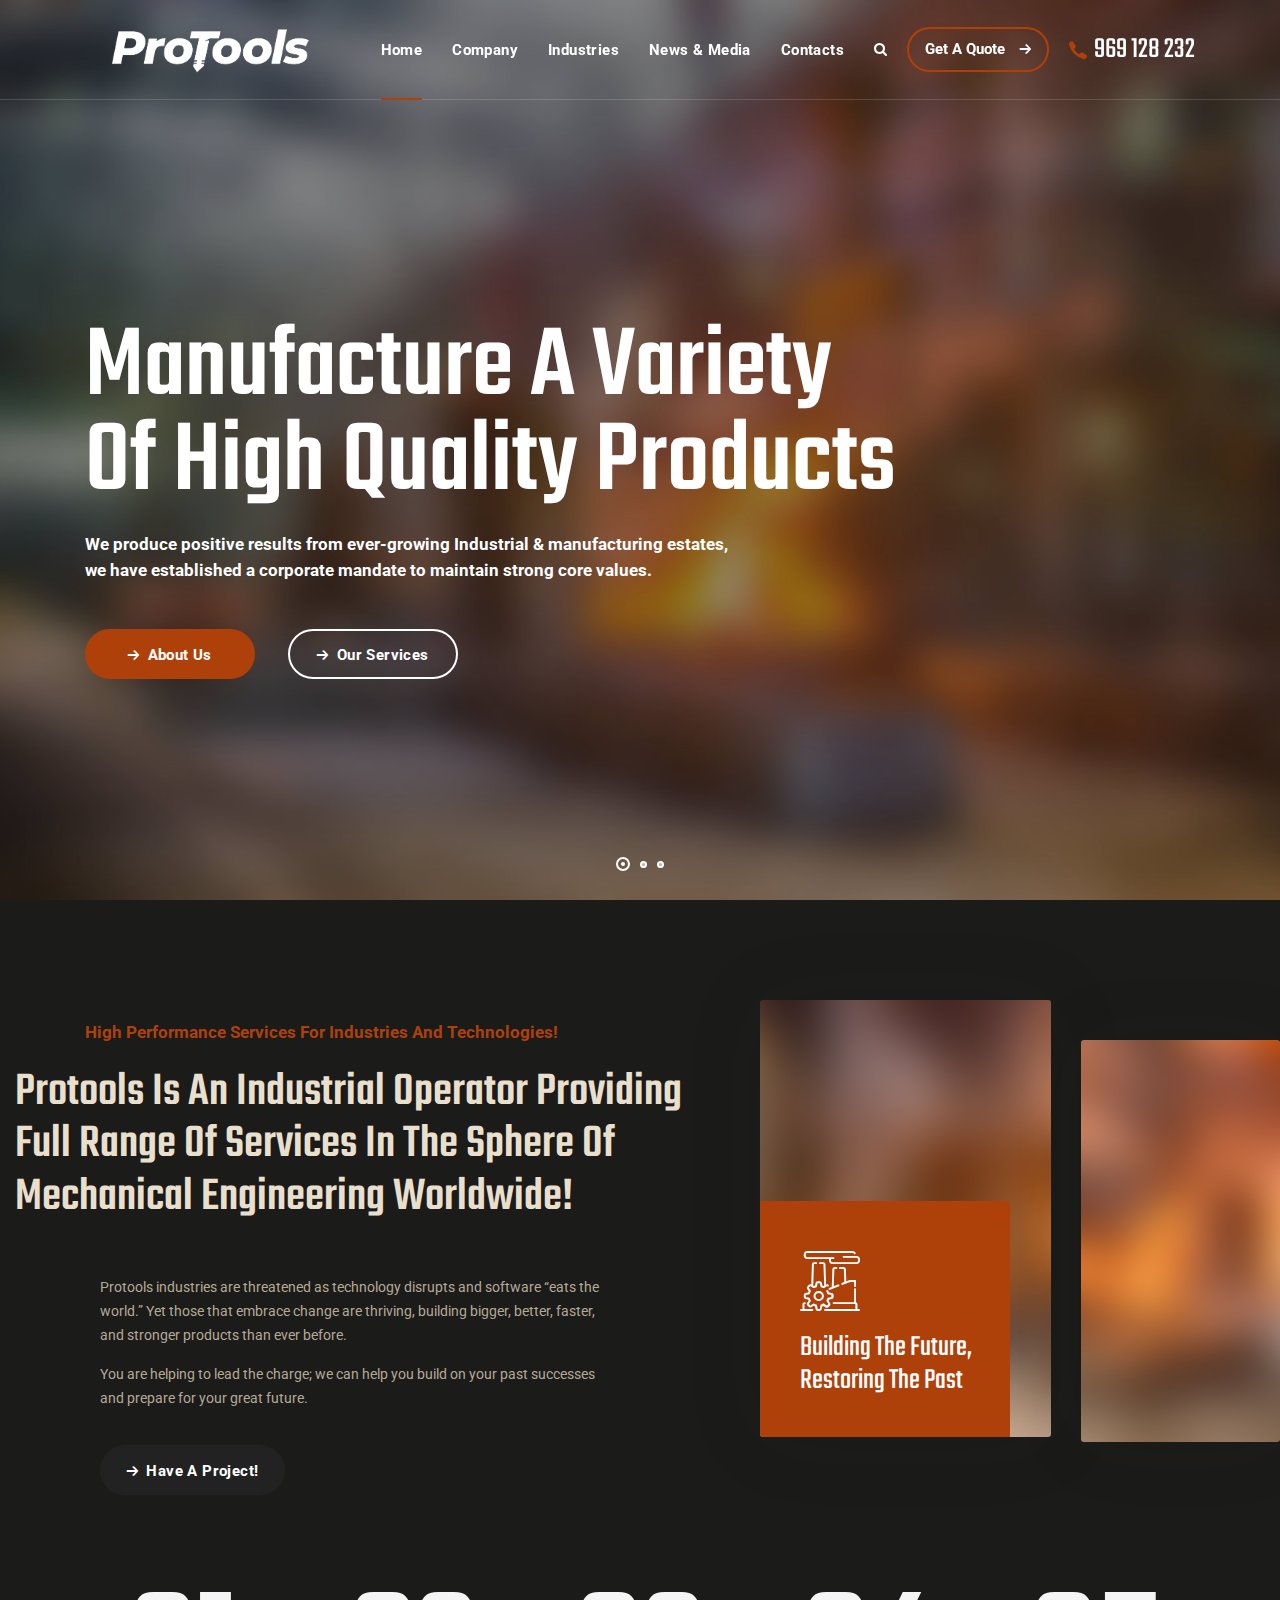
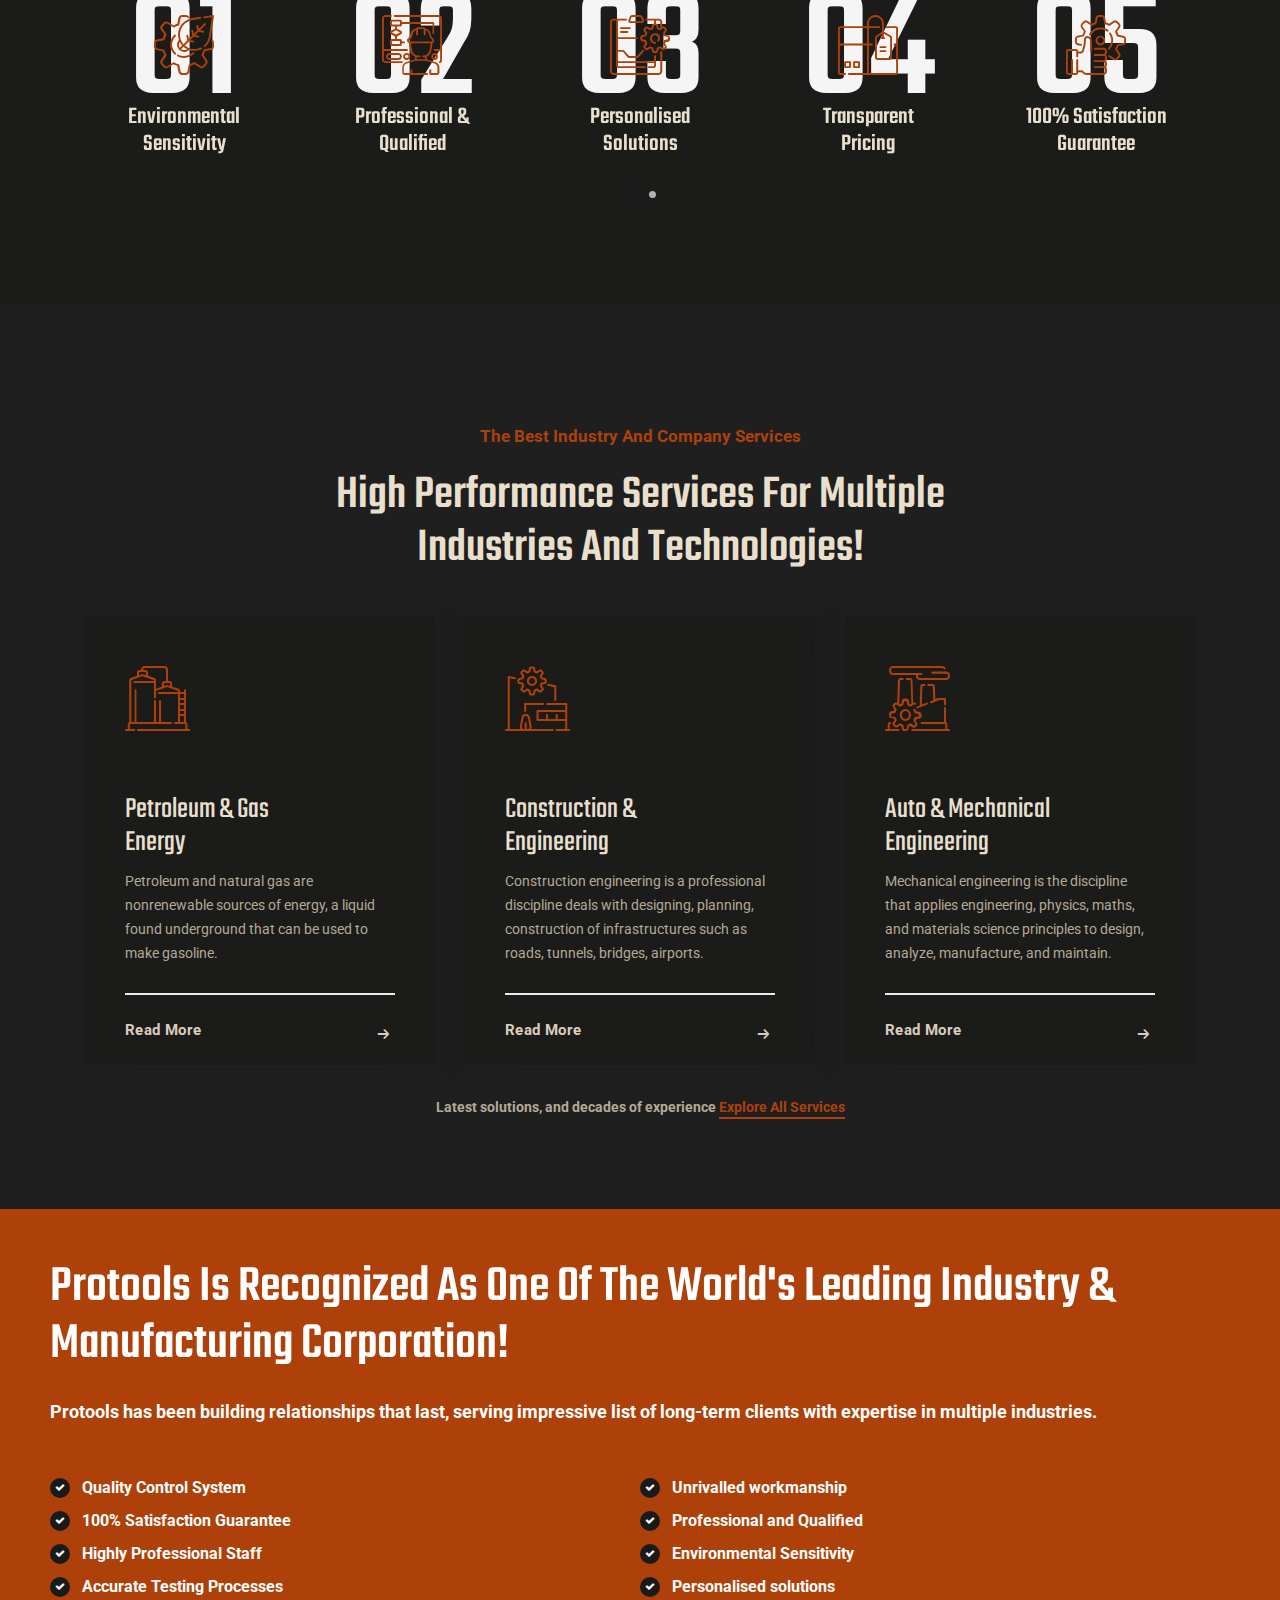
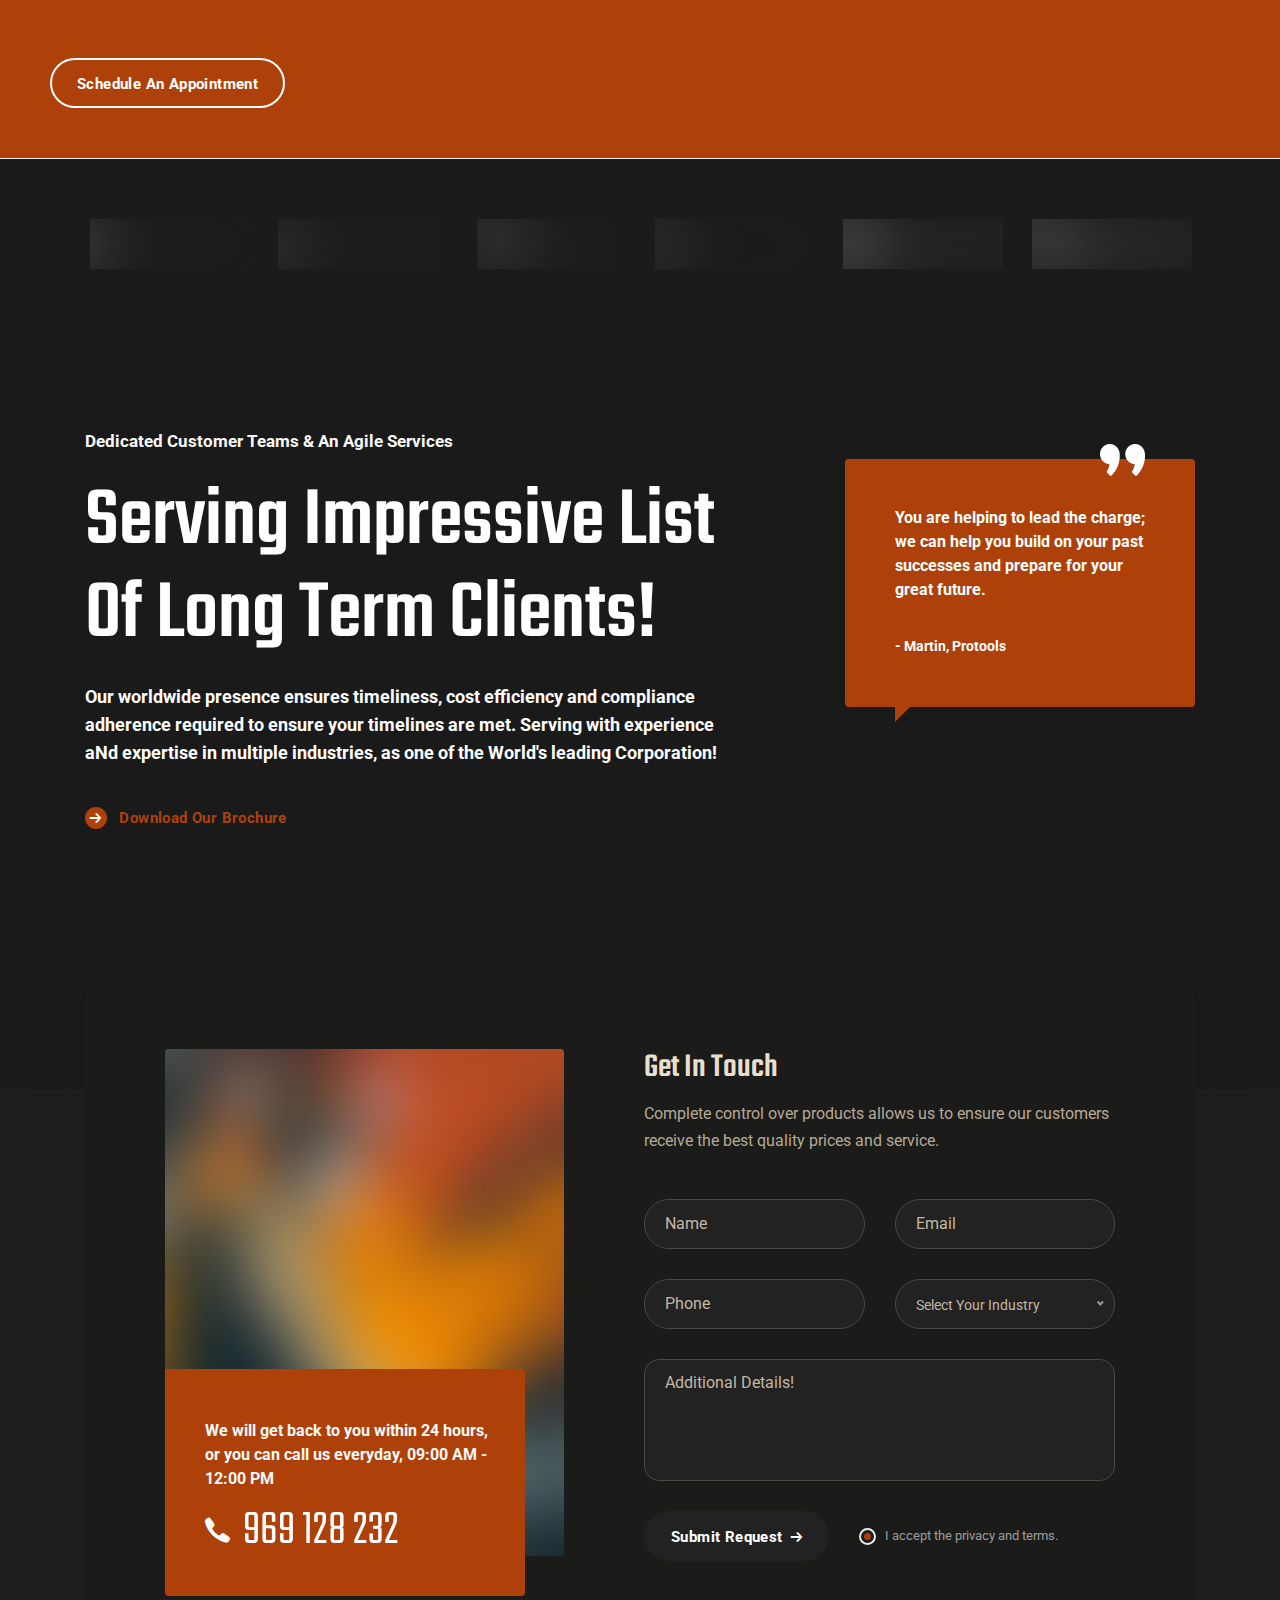
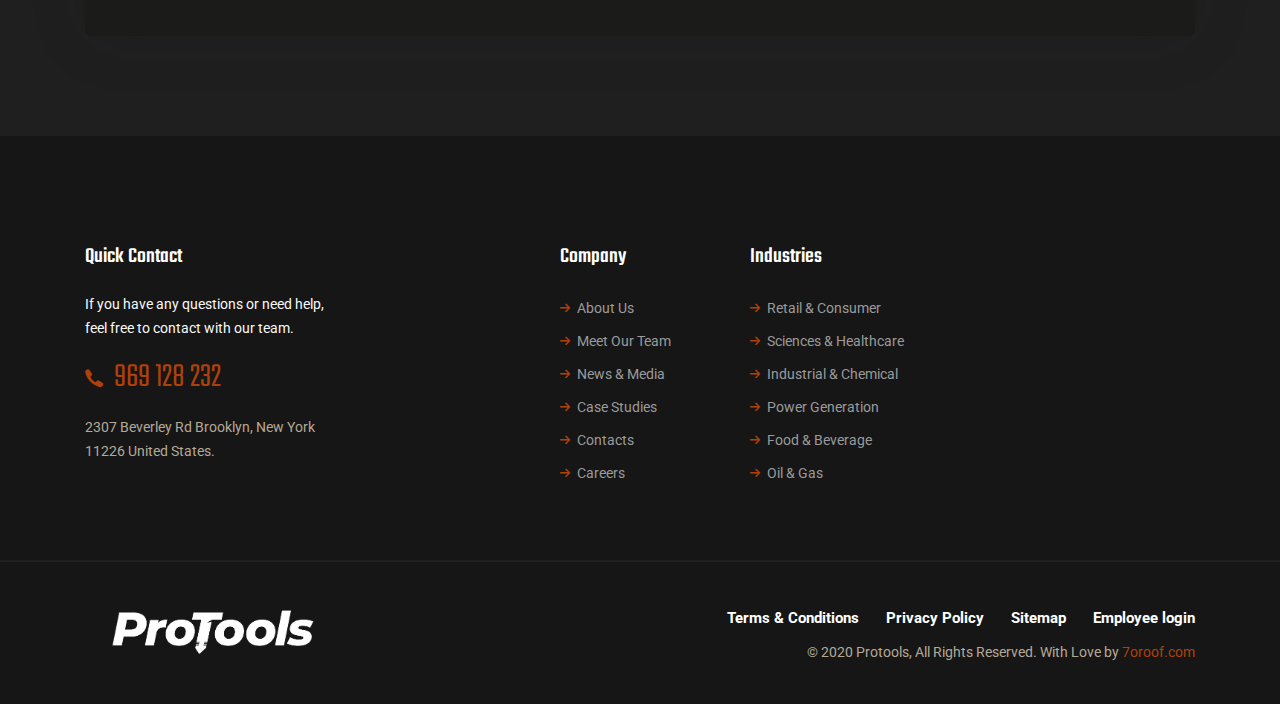
<file: index.html>
<!DOCTYPE html>
<html lang="en">

<head>
  <meta charset="UTF-8" />
  <meta name="viewport" content="width=device-width, initial-scale=1.0" />
  <meta http-equiv="X-UA-Compatible" content="ie=edge" />
  <meta name="description" content="Protools - Factory and Manufacturing Html Template">
  <link href="assets/images/favicon/favicon.png" rel="icon">
  <title>Protools - Factory and Manufacturing Html Template</title>
  <link rel="stylesheet"
    href="https://fonts.googleapis.com/css?family=Roboto:400,500,700%7cTeko:400,500,600,700&display=swap">
  <link rel="stylesheet" href="assets/css/libraries.css">
  <link rel="stylesheet" href="assets/css/style.css">
</head>

<body>
  <div class="wrapper">
    <!-- =========================
        Header
    =========================== -->
    <header id="header" class="header header-transparent">
      <nav class="navbar navbar-expand-lg sticky-navbar">
        <div class="container">
          <a class="navbar-brand" href="index.html">
            <img src="assets/images/logo/logo-light.png" class="logo-light" alt="logo">
            <img src="assets/images/logo/logo-light.png" class="logo-dark" alt="logo">
          </a>
          <button class="navbar-toggler" type="button">
            <span class="menu-lines"><span></span></span>
          </button>
          <div class="collapse navbar-collapse" id="mainNavigation">
            <ul class="navbar-nav ml-auto">
              <li class="nav__item with-dropdown">
                <a href="index.html" class="dropdown-toggle nav__item-link active">Home</a>
                <i class="fa fa-angle-right" data-toggle="dropdown"></i>
                <!-- /.dropdown-menu -->
              </li><!-- /.nav-item -->
              <li class="nav__item with-dropdown">
                <a href="about-us.html" class="dropdown-toggle nav__item-link">Company</a>
                <i class="fa fa-angle-right" data-toggle="dropdown"></i>
                <ul class="dropdown-menu">
                  <li class="nav__item"><a href="about-us.html" class="nav__item-link">About Us</a></li>
                  <!-- /.nav-item -->
                  <li class="nav__item"><a href="why-us.html" class="nav__item-link">Why Choose Us</a></li>
                  <!-- /.nav-item -->
                  <li class="nav__item"><a href="leadership-team.html" class="nav__item-link">Leadership Team</a></li>
                  <!-- /.nav-item -->
                  <li class="nav__item"><a href="pricing.html" class="nav__item-link">Pricing & Plans</a></li>
                  <!-- /.nav-item -->
                  <li class="nav__item"><a href="faqs.html" class="nav__item-link">Help & FAQs</a></li>
                  <!-- /.nav-item -->
                  <li class="nav__item"><a href="careers.html" class="nav__item-link">careers</a></li>
                  <!-- /.nav-item -->
                </ul><!-- /.dropdown-menu -->
              </li><!-- /.nav-item -->
              <li class="nav__item with-dropdown">
                <a href="Industries-industry-served.html" class="dropdown-toggle nav__item-link">Industries</a>
                <i class="fa fa-angle-right" data-toggle="dropdown"></i>
                <ul class="dropdown-menu wide-dropdown-menu">
                  <li class="nav__item">
                    <div class="row mx-0">
                      <div class="col-sm-6 dropdown-menu-col">
                        <h6>Industries Served</h6>
                        <ul class="nav flex-column">
                          <li class="nav__item">
                            <a class="nav__item-link" href="industries-single-industry.html">Petroleum & Gas</a>
                          </li> <!-- /.nav-item -->
                          <li class="nav__item">
                            <a class="nav__item-link" href="industries-single-industry.html">Construction &
                              Engineering</a>
                          </li> <!-- /.nav-item -->
                          <li class="nav__item">
                            <a class="nav__item-link" href="industries-single-industry.html">Mechanical Engineering</a>
                          </li> <!-- /.nav-item -->
                          <li class="nav__item">
                            <a class="nav__item-link" href="industries-single-industry.html">Industrial Chemicals</a>
                          </li> <!-- /.nav-item -->
                          <li class="nav__item">
                            <a class="nav__item-link" href="industries-single-industry.html">Automotive
                              Manufacturing</a>
                          </li> <!-- /.nav-item -->
                          <li class="nav__item">
                            <a class="nav__item-link" href="industries-single-industry.html">Bridge Construction</a>
                          </li><!-- /.nav-item -->
                        </ul>
                      </div><!-- /.col-sm-6 -->
                      <div class="col-sm-6 dropdown-menu-col">
                        <h6>Industry Sectors</h6>
                        <ul class="nav flex-column">
                          <li class="nav__item">
                            <a class="nav__item-link" href="industries-single-sector.html">Retail & Consumer</a>
                          </li> <!-- /.nav-item -->
                          <li class="nav__item">
                            <a class="nav__item-link" href="industries-single-sector.html">Sciences & Healthcare</a>
                          </li> <!-- /.nav-item -->
                          <li class="nav__item">
                            <a class="nav__item-link" href="industries-single-sector.html">Industrial & Chemical</a>
                          </li> <!-- /.nav-item -->
                          <li class="nav__item">
                            <a class="nav__item-link" href="industries-single-sector.html">Power Generation</a>
                          </li> <!-- /.nav-item -->
                          <li class="nav__item">
                            <a class="nav__item-link" href="industries-single-sector.html">Food & Beverage</a>
                          </li> <!-- /.nav-item -->
                          <li class="nav__item">
                            <a class="nav__item-link" href="industries-single-sector.html">Oil & Gas</a>
                          </li><!-- /.nav-item -->
                        </ul>
                      </div><!-- /.col-sm-6 -->
                    </div><!-- /.row -->
                  </li><!-- /.nav-item -->
                </ul><!-- /.dropdown-menu -->
              </li><!-- /.nav-item -->
              <li class="nav__item with-dropdown">
                <a href="blog.html" class="dropdown-toggle nav__item-link">News & Media</a>
                <i class="fa fa-angle-right" data-toggle="dropdown"></i>
                <ul class="dropdown-menu">
                  <li class="nav__item">
                    <a href="blog.html" class="nav__item-link">Our Blog</a>
                  </li><!-- /.nav-item -->
                  <li class="nav__item">
                    <a href="blog-single-post.html" class="nav__item-link">Single Blog Post</a>
                  </li><!-- /.nav-item -->
                  <li class="nav__item">
                    <a href="case-studies-grid.html" class="nav__item-link">Case Studies Grid</a>
                  </li><!-- /.nav-item -->
                  <li class="nav__item">
                    <a href="case-studies-single.html" class="nav__item-link">Single Case Study</a>
                  </li><!-- /.nav-item -->
                </ul><!-- /.dropdown-menu -->
              </li><!-- /.nav-item -->
              <li class="nav__item">
                <a href="contacs.html" class="nav__item-link">Contacts</a>
              </li><!-- /.nav-item -->
            </ul><!-- /.navbar-nav -->
          </div><!-- /.navbar-collapse -->
          <div class="navbar-modules">
            <ul class="list-unstyled d-flex align-items-center modules__btns-list">
              <li><a href="#" class="module__btn module__btn-search"><i class="fa fa-search"></i></a></li>
              <li class="d-none d-lg-block"><a href="request-quote.html"
                  class="btn btn__primary btn__bordered module__btn-request">
                  <span>Get A Quote</span><i class="icon-arrow-right"></i>
                </a></li>
              <li class="d-none d-lg-block">
                <div class="module__btn module__btn-phone d-flex align-items-center">
                  <i class="icon-phone"></i>
                  <a href="tel:969128232">969 128 232</a>
                </div>
              </li>
            </ul><!-- /.modules-wrapper -->
          </div><!-- /.navbar-modules -->
        </div><!-- /.container -->
      </nav><!-- /.navabr -->
    </header><!-- /.Header -->

    <!-- ============================
        Slider
    ============================== -->
    <section id="slider1" class="slider slider-1">
      <div class="carousel owl-carousel carousel-arrows carousel-dots" data-slide="1" data-slide-md="1"
        data-slide-sm="1" data-autoplay="true" data-nav="true" data-dots="true" data-space="0" data-loop="true"
        data-speed="3000" data-transition="fade" data-animate-out="fadeOut" data-animate-in="fadeIn">
        <div class="slide-item align-v-h bg-overlay">
          <div class="bg-img"><img src="assets/images/sliders/1.jpg" alt="slide img"></div>
          <div class="container">
            <div class="row">
              <div class="col-sm-12 col-md-12 col-lg-12 col-xl-9">
                <div class="slide__content">
                  <h2 class="slide__title">Manufacture A Variety
                    Of High Quality Products</h2>
                  <p class="slide__desc">We produce positive results from ever-growing Industrial & manufacturing
                    estates, we have established a corporate mandate to maintain strong core values.</p>
                  <a href="#" class="btn btn__primary btn__hover2 mr-30">
                    <i class="icon-arrow-right"></i><span>About Us</span>
                  </a>
                  <a href="#" class="btn btn__white btn__bordered">
                    <i class="icon-arrow-right"></i><span>Our Services</span>
                  </a>
                </div><!-- /.slide-content -->
              </div><!-- /.col-xl-9 -->
            </div><!-- /.row -->
          </div><!-- /.container -->
        </div><!-- /.slide-item -->
        <div class="slide-item align-v-h bg-overlay">
          <div class="bg-img"><img src="assets/images/sliders/3.jpg" alt="slide img"></div>
          <div class="container">
            <div class="row">
              <div class="col-sm-12 col-md-12 col-lg-12 col-xl-9">
                <div class="slide__content">
                  <h2 class="slide__title">Global Standards With Personalised Solutions </h2>
                  <p class="slide__desc">To further develop our corporate strengths we have established a corporate
                    mandate to maintain strong core values that truly reflect the companys philosophy.</p>
                  <a href="#" class="btn btn__white mr-30">
                    <i class="icon-arrow-right"></i><span>Our Services</span>
                  </a>
                  <a href="#" class="btn btn__primary btn__hover2">
                    <i class="icon-arrow-right"></i><span>Request Quote</span>
                  </a>
                </div><!-- /.slide-content -->
              </div><!-- /.col-xl-9 -->
            </div><!-- /.row -->
          </div><!-- /.container -->
        </div><!-- /.slide-item -->
        <div class="slide-item align-v-h bg-overlay">
          <div class="bg-img"><img src="assets/images/sliders/6.jpg" alt="slide img"></div>
          <div class="container">
            <div class="row">
              <div class="col-sm-12 col-md-12 col-lg-12 col-xl-9">
                <div class="slide__content">
                  <h2 class="slide__title">High Performance Services For Industries</h2>
                  <p class="slide__desc">To further develop our corporate strengths we have established a corporate
                    mandate to maintain strong core values that truly reflect the companys philosophy.</p>
                  <a href="#" class="btn btn__white mr-30">Get Started</a>
                  <a href="#" class="btn btn__primary mr-40">Our Services</a>
                </div><!-- /.slide-content -->
              </div><!-- /.col-xl-9 -->
            </div><!-- /.row -->
          </div><!-- /.container -->
        </div><!-- /.slide-item -->
      </div><!-- /.carousel -->
    </section><!-- /.slider -->

    <!-- ========================
      About Layout 2
    =========================== -->
    <section id="aboutLayout2" class="about about-layout2 pt-120 pb-80">
      <div class="container">
        <div class="row">
          <div class="col-sm-12 col-md-12 col-lg-12 col-xl-7">
            <div class="heading heading-2 mb-50">
              <span class="heading__subtitle">High Performance Services For Industries And Technologies!</span>
              <h2 class="heading__title">Protools is an Industrial operator providing full range of services in the
                sphere
                of Mechanical Engineering worldwide!</h2>
            </div><!-- /heading -->
            <div class="col-sm-6 col-md-6 col-lg-10">
              <p>Protools industries are threatened as technology disrupts and software “eats the world.” Yet those
                that
                embrace change are thriving, building bigger, better, faster, and stronger products than ever before.
              </p>
              <p>You are helping to lead the charge; we can help you build on your past successes and prepare for your
                great future.</p>
              <a href="#" class="btn btn__secondary mt-20">
                <i class="icon-arrow-right"></i><span>Have A Project!</span>
              </a>

            </div><!-- /.row -->
          </div><!-- /.col-xl-7 -->
          <div class="col-sm-12 col-md-10 col-lg-8 col-xl-5 position-static">
            <div class="row mt-50 about__imgs-container">
              <div class="col-7">
                <div class="about__img">
                  <img src="assets/images/about/2.jpg" alt="about" class="img-fluid w-100">
                  <div class="cta__banner">
                    <div class="cta__icon">
                      <i class="icon-factory-2"></i>
                    </div>
                    <h5 class="cta__title mb-0">Building The Future, Restoring The Past</h5>
                  </div><!-- /.cta__banner -->
                </div><!-- /.about-img -->
              </div><!-- /.col-7 -->
              <div class="col-5">
                <div class="about__img mt-40">
                  <img src="assets/images/about/3.jpg" alt="about" class="img-fluid w-100">
                </div><!-- /.about-img -->
              </div><!-- /.col-5 -->
            </div><!-- /.row -->
          </div><!-- /.col-xl-5 -->
        </div><!-- /.row -->
      </div><!-- /.container -->
    </section><!-- /.About Layout 2 -->

    <!-- =====================
        Features numberd 
      ======================== -->
    <section id="featuresNumberd" class="features-numberd pt-0">
      <div class="container">
        <div class="row">
          <div class="col-sm-12 col-md-12 col-lg-12">
            <div class="carousel owl-carousel carousel-dots" data-slide="5" data-slide-md="3" data-slide-sm="1"
              data-autoplay="true" data-nav="false" data-dots="true" data-space="30" data-loop="true" data-speed="700">
              <div class="feature-numberd-item">
                <div class="feature__numberd-item-icon">
                  <i class="icon-eco"></i>
                </div>
                <h3 class="feature__numberd-item-number">01</h3>
                <h4 class="feature__numberd-item-title">Environmental <br> Sensitivity</h4>
              </div><!-- /.feature-numberd-item -->
              <div class="feature-numberd-item">
                <div class="feature__numberd-item-icon">
                  <i class="icon-worker"></i>
                </div>
                <h3 class="feature__numberd-item-number">02</h3>
                <h4 class="feature__numberd-item-title">Professional & <br> Qualified </h4>
              </div><!-- /.feature-numberd-item -->
              <div class="feature-numberd-item">
                <div class="feature__numberd-item-icon">
                  <i class="icon-management"></i>
                </div>
                <h3 class="feature__numberd-item-number">03</h3>
                <h4 class="feature__numberd-item-title">Personalised <br> Solutions</h4>
              </div><!-- /.feature-numberd-item -->
              <div class="feature-numberd-item">
                <div class="feature__numberd-item-icon">
                  <i class="icon-parcel"></i>
                </div>
                <h3 class="feature__numberd-item-number">04</h3>
                <h4 class="feature__numberd-item-title">Transparent <br>Pricing</h4>
              </div><!-- /.feature-numberd-item -->
              <div class="feature-numberd-item">
                <div class="feature__numberd-item-icon">
                  <i class="icon-gear"></i>
                </div>
                <h3 class="feature__numberd-item-number">05</h3>
                <h4 class="feature__numberd-item-title">100% Satisfaction <br> Guarantee</h4>
              </div><!-- /.feature-numberd-item -->
              <div class="feature-numberd-item">
                <div class="feature__numberd-item-icon">
                  <i class="icon-monitor"></i>
                </div>
                <h3 class="feature__numberd-item-number">06</h3>
                <h4 class="feature__numberd-item-title">Accurate <br> Testing</h4>
              </div><!-- /.feature-numberd-item -->
            </div> <!-- /.carousel -->
          </div><!-- /.col-lg-12 -->
        </div><!-- /.row -->
      </div><!-- /.container -->
    </section><!-- /.Features-numberd -->

    <!-- ========================
        services Layout 2
    =========================== -->
    <section id="servicesLayout2" class="services services-layout2 pt-120 pb-90 bg-gray">
      <div class="container">
        <div class="row">
          <div class="col-sm-12 col-md-12 col-lg-8 offset-lg-2">
            <div class="heading heading-2 text-center mb-40">
              <span class="heading__subtitle">The Best Industry And Company Services</span>
              <h2 class="heading__title">High Performance Services For Multiple Industries And Technologies!</h2>
            </div><!-- /.heading -->
          </div><!-- /.col-lg-10 -->
        </div>
        <div class="row">
          <div class="col-sm-12 col-md-6 col-lg-4">
            <div class="service-item">
              <div class="service__content">
                <div class="service__icon"><i class="icon-tank-2"></i></div>
                <h4 class="service__title">Petroleum & Gas <br> Energy</h4>
                <p class="service__desc">Petroleum and natural gas are nonrenewable sources of energy, a liquid found
                  underground that can be used to make gasoline.</p>
                <a href="#" class="btn btn__secondary btn__link">
                  <span>Read More</span>
                  <i class="icon-arrow-right"></i>
                </a>
              </div><!-- /.service-content -->
            </div><!-- /.service-item -->
          </div><!-- /.col-lg-4 -->
          <div class="col-sm-12 col-md-6 col-lg-4">
            <div class="service-item">
              <div class="service__content">
                <div class="service__icon"><i class="icon-manufacturing-plant"></i></div>
                <h4 class="service__title">Construction & <br> Engineering</h4>
                <p class="service__desc">Construction engineering is a professional discipline deals with designing,
                  planning, construction of infrastructures such as roads, tunnels, bridges, airports.</p>
                <a href="#" class="btn btn__secondary btn__link">
                  <span>Read More</span>
                  <i class="icon-arrow-right"></i>
                </a>
              </div><!-- /.service-content -->
            </div><!-- /.service-item -->
          </div><!-- /.col-lg-4 -->
          <div class="col-sm-12 col-md-6 col-lg-4">
            <div class="service-item">
              <div class="service__content">
                <div class="service__icon"><i class="icon-factory-2"></i></div>
                <h4 class="service__title">Auto & Mechanical <br> Engineering</h4>
                <p class="service__desc">Mechanical engineering is the discipline that applies engineering, physics,
                  maths, and materials science principles to design, analyze, manufacture, and maintain.</p>
                <a href="#" class="btn btn__secondary btn__link">
                  <span>Read More</span>
                  <i class="icon-arrow-right"></i>
                </a>
              </div><!-- /.service-content -->
            </div><!-- /.service-item -->
          </div><!-- /.col-lg-4 -->
        </div><!-- /.row-->
        <div class="row">
          <div class="col-sm-12 col-md-12 col-lg-12 text-center">
            <p class="text__link mb-0">Latest solutions, and decades of experience
              <a href="#">Explore All Services</a>
            </p>
          </div><!-- /.col-lg-12 -->
        </div>
      </div><!-- /.container -->
    </section><!-- /.services Layout 2 -->

    <!-- ========================= 
         Banner layout 1
    =========================  -->
    <section id="bannerLayout1" class="banner banner-layout1 p-0">
      <div class="container-fluid col-padding-0">
        <div class="row">
          <div class="bg-theme">
            <div class="inner-padding">
              <div class="heading heading-3 heading-white mb-50">
                <h2 class="heading__title">Protools is recognized as one of the World's leading Industry & Manufacturing
                  Corporation!</h2>
                <p class="heading__desc">Protools has been building relationships that last, serving impressive list of
                  long-term clients with expertise in multiple industries.</p>
              </div><!-- /.heading -->
              <ul class="list-items list-items-white list-unstyled mb-50">
                <li>Quality Control System</li>
                <li>Unrivalled workmanship</li>
                <li>100% Satisfaction Guarantee</li>
                <li>Professional and Qualified</li>
                <li>Highly Professional Staff</li>
                <li> Environmental Sensitivity</li>
                <li>Accurate Testing Processes</li>
                <li>Personalised solutions</li>
              </ul>
              <a href="#" class="btn btn__white btn__bordered btn__lg">Schedule An Appointment</a>
            </div>
          </div><!-- /.col-xl-6 -->
          <!-- <div class="col-sm-12 col-md-12 col-lg-12 col-xl-6 bg-parallax" style="min-height: 700px;">
            <div class="bg-img"><img src="assets/images/banners/3.jpg" alt="background"></div>
            <div class="vertical-align-center">
              <div class="video__btn video__btn-white">
                <a class="popup-video" href="https://www.youtube.com/watch?4=&v=TKnufs85hXk">
                  <span class="video__player-animation"></span>
                  <span class="video__player-animation video__player-animation-2"></span>
                  <div class="video__player">
                    <i class="fa fa-play"></i>
                  </div>
                </a>
              </div><!-- /.video - ->
            </div> 
          <ul class="list-unstyled">
            <li class="statistic-item opened">
              <div class="statistic__item-panel">
                <h4 class="statistic__item-counter counter">754</h4>
                <p class="statistic__item-title">Employees</p>
              </div>
              <button class="statistic__item-btn">+</button>
            </li><!-- /.statistic-item - ->
          <li class="statistic-item">
            <div class="statistic__item-panel">
              <h4 class="statistic__item-counter counter">2,187</h4>
              <p class="statistic__item-title">Clients</p>
            </div>
            <button class="statistic__item-btn">+</button>
          </li><!-- /.statistic-item - ->
          <li class="statistic-item">
            <div class="statistic__item-panel">
              <h4 class="statistic__item-counter counter">300</h4>
              <p class="statistic__item-title">Parteners</p>
            </div>
            <button class="statistic__item-btn">+</button>
          </li><!-- /.statistic-item - ->
          </ul>
        </div><!-- /.col-xl-6 - ->
        -->
        </div><!-- /.row -->
      </div><!-- /.container -->
    </section><!-- /.Banner layout 1 -->

    <!-- =========================
      portfolio carousel
      =========================== -->
    <!--
    <section id="portfolioCarousel" class="portfolio-carousel pt-120 pb-90">
      <div class="container">
        <div class="row heading heading-2 mb-40">
          <div class="col-sm-12 col-md-12 col-lg-12">
            <span class="heading__subtitle">Explore Recent Works</span>
          </div><!-- /.col-lg-12 - ->
    <div class="col-sm-12 col-md-12 col-lg-6">
      <h2 class="heading__title">Providing Innovative and Sustainable Solutions.</h2>
    </div><!-- /heading - ->
    <div class="col-sm-12 col-md-12 col-lg-6">
      <p class="heading__desc">Protools has been building relationships and projects that last. Serving an
        impressive
        list of long-term clients with experience and expertise in multiple industries, recognized as one of the
        World's leading Corporation! </p>
    </div><!-- /heading - ->
  </div><!-- /.row - ->
  <div class="row">
    <div class="col-sm-12 col-md-12 col-lg-12">
      <div class="carousel owl-carousel carousel-arrows" data-slide="3" data-slide-md="2" data-slide-sm="1"
        data-autoplay="false" data-nav="true" data-dots="true" data-space="30" data-loop="true" data-speed="800">
        <div class="portfolio-item">
          <div class="portfolio__img">
            <img src="assets/images/case-studies/1.jpg" alt="portfolio img">
          </div><!-- /.portfolio-img - ->
          <div class="portfolio__content">
            <h4 class="portfolio__title"><a href="#">Floride Chemicals Factory</a></h4>
            <div class="portfolio__cat">
              <a href="#">Chemicals</a><a href="#">oil & Gas</a>
            </div><!-- /.portfolio-cat - ->
            <div class="divider__line divider__lg"></div>
            <p class="portfolio__desc">We understand that data is the greatest asset when it comes to analyzing
              and
              optimizing your supply chain performance.</p>
            <a href="#" class="btn btn__secondary btn__link">
              <span>Explore More</span><i class="icon-arrow-right"></i>
            </a>
          </div><!-- /.portfolio-content - ->
        </div><!-- /.portfolio-item - ->
        <div class="portfolio-item">
          <div class="portfolio__img">
            <img src="assets/images/case-studies/2.jpg" alt="portfolio img">
          </div><!-- /.portfolio-img - ->
          <div class="portfolio__content">
            <h4 class="portfolio__title"><a href="#">Highway Energy Station</a></h4>
            <div class="portfolio__cat">
              <a href="#">Construction</a><a href="#">Energy</a>
            </div><!-- /.portfolio-cat - ->
            <div class="divider__line divider__lg"></div>
            <p class="portfolio__desc">Cost savings is crucial, innovative technology minimizes your overall spend
              by utilizing an extensive consolidation.</p>
            <a href="#" class="btn btn__secondary btn__link">
              <span>Explore More</span><i class="icon-arrow-right"></i>
            </a>
          </div><!-- /.portfolio-content - ->
        </div><!-- /.portfolio-item - ->
        <div class="portfolio-item">
          <div class="portfolio__img">
            <img src="assets/images/case-studies/3.jpg" alt="portfolio img">
          </div><!-- /.portfolio-img - ->
          <div class="portfolio__content">
            <h4 class="portfolio__title"><a href="#">Villy Manufacturing Inc</a></h4>
            <div class="portfolio__cat">
              <a href="#">Engineering</a><a href="#">Auto</a>
            </div><!-- /.portfolio-cat - ->
            <div class="divider__line divider__lg"></div>
            <p class="portfolio__desc">Our Group has been building relationships and portfolio that last. Serving
              a
              list of long-term clients with experience.</p>
            <a href="#" class="btn btn__secondary btn__link">
              <span>Explore More</span><i class="icon-arrow-right"></i>
            </a>
          </div><!-- /.portfolio-content - ->
        </div><!-- /.portfolio-item - ->
        <div class="portfolio-item">
          <div class="portfolio__img">
            <img src="assets/images/case-studies/4.jpg" alt="portfolio img">
          </div><!-- /.portfolio-img - ->
          <div class="portfolio__content">
            <h4 class="portfolio__title"><a href="#">Regulatory Complian Seminar</a></h4>
            <div class="portfolio__cat">
              <a href="#">Construction</a><a href="#">Engineering</a>
            </div><!-- /.portfolio-cat - ->
            <div class="divider__line divider__lg"></div>
            <p class="portfolio__desc">We understand that data is the greatest asset when it comes to analyzing
              and
              optimizing your supply chain performance.</p>
            <a href="#" class="btn btn__secondary btn__link">
              <span>Explore More</span><i class="icon-arrow-right"></i>
            </a>
          </div><!-- /.portfolio-content - ->
        </div><!-- /.portfolio-item - ->
        <div class="portfolio-item">
          <div class="portfolio__img">
            <img src="assets/images/case-studies/5.jpg" alt="portfolio img">
          </div><!-- /.portfolio-img - ->
          <div class="portfolio__content">
            <h4 class="portfolio__title"><a href="#">Documents & Electronic Data</a></h4>
            <div class="portfolio__cat">
              <a href="#">Chemicals</a><a href="#">oil & Gas</a>
            </div><!-- /.portfolio-cat - ->
            <div class="divider__line divider__lg"></div>
            <p class="portfolio__desc">Cost savings is crucial, innovative technology minimizes your overall spend
              by utilizing an extensive consolidation.</p>
            <a href="#" class="btn btn__secondary btn__link">
              <span>Explore More</span><i class="icon-arrow-right"></i>
            </a>
          </div><!-- /.portfolio-content - ->
        </div><!-- /.portfolio-item - ->
        <div class="portfolio-item">
          <div class="portfolio__img">
            <img src="assets/images/case-studies/6.jpg" alt="portfolio img">
          </div><!-- /.portfolio-img - ->
          <div class="portfolio__content">
            <h4 class="portfolio__title"><a href="#">Floride Chemicals Factory</a></h4>
            <div class="portfolio__cat">
              <a href="#">Chemicals</a><a href="#">oil & Gas</a>
            </div><!-- /.portfolio-cat - ->
            <div class="divider__line divider__lg"></div>
            <p class="portfolio__desc">We understand that data is the greatest asset when it comes to analyzing
              and
              optimizing your supply chain performance.</p>
            <a href="#" class="btn btn__secondary btn__link">
              <span>Explore More</span><i class="icon-arrow-right"></i>
            </a>
          </div><!-- /.portfolio-content - ->
        </div><!-- /.portfolio-item - ->

      </div><!-- /.carousel - ->
    </div><!-- /.col-lg-12 - ->
  </div><!-- /.row - ->
  </div><!-- /.container - ->
  </section><!-- /.portfolio carousel - ->
  -->

    <!-- =====================
       Clients 
    ======================== -->
    <section id="clients" class="clients border-top">
      <div class="container">
        <div class="row">
          <div class="col-sm-12 col-md-12 col-lg-12">
            <div class="carousel owl-carousel" data-slide="6" data-slide-md="4" data-slide-sm="2" data-autoplay="true"
              data-nav="false" data-dots="false" data-space="20" data-loop="true" data-speed="700">
              <div class="client">
                <a href="#"><img src="assets/images/clients/1.png" alt="client"></a>
              </div><!-- /.client -->
              <div class="client">
                <a href="#"><img src="assets/images/clients/2.png" alt="client"></a>
              </div><!-- /.client -->
              <div class="client">
                <a href="#"><img src="assets/images/clients/3.png" alt="client"></a>
              </div><!-- /.client -->
              <div class="client">
                <a href="#"><img src="assets/images/clients/4.png" alt="client"></a>
              </div><!-- /.client -->
              <div class="client">
                <a href="#"><img src="assets/images/clients/5.png" alt="client"></a>
              </div><!-- /.client -->
              <div class="client">
                <a href="#"><img src="assets/images/clients/6.png" alt="client"></a>
              </div><!-- /.client -->
            </div><!-- /.carousel -->
          </div><!-- /.col-lg-12 -->
        </div><!-- /.row -->
      </div><!-- /.container -->
    </section><!-- /.clients -->

    <!-- =========================
        Banner layout 4
    =========================== -->
    <section id="bannerLayout4" class="banner banner-layout4 bg-overlay bg-parallax">
      <div class="bg-img"><img src="assets/images/banners/6.jpg" alt="background"></div>
      <div class="container">
        <div class="row">
          <div class="col-sm-12 col-md-12 col-lg-7">
            <div class="heading heading-5 heading-white mb-40">
              <span class="heading__subtitle">Dedicated Customer Teams & An Agile Services</span>
              <h3 class="heading__title">Serving Impressive List Of Long Term Clients!</h3>
              <p class="heading__desc">Our worldwide presence ensures timeliness, cost efficiency and compliance
                adherence required to ensure your timelines are met. Serving with experience aNd expertise in multiple
                industries, as one of the World's leading Corporation!</p>
            </div><!-- /.heading -->
            <a href="#" class="btn btn__primary btn__link">
              <i class="icon-arrow-right"></i> <span>Download our Brochure</span>
            </a>
          </div><!-- /.col-lg-7 -->
          <div class="col-sm-12 col-md-12 col-lg-4 offset-lg-1">
            <blockquote class="blockquote">
              You are helping to lead the charge; we can help you build on your past successes and prepare for your
              great future.
              <span class="quote__author">- Martin, Protools</span>
            </blockquote>
          </div><!-- /.col-lg-4 -->
        </div><!-- /.row -->
      </div><!-- /.container -->
    </section><!-- /. Banner layout 4 -->

    <!-- ==========================
        contact layout 2
    =========================== -->
    <section id="contactLayout2" class="contact contact-layout2 pt-0   bg-gray">
      <div class="container">
        <div class="row">
          <div class="col-sm-12 col-md-12 col-lg-12">
            <div class="contact__panel">
              <div class="contact__panel-banner">
                <img src="assets/images/banners/2.jpg" alt="banner img">
                <div class="cta__banner">
                  <p class="cta__desc"><strong>We will get back to you within 24 hours, or you can call us everyday,
                      09:00 AM - 12:00 PM</strong></p>
                  <div class="contact__number d-flex align-items-center">
                    <i class="icon-phone"></i>
                    <a href="tel:969128232">969 128 232</a>
                  </div>
                </div>
              </div>
              <form class="contact__form-panel">
                <div class="row">
                  <div class="col-sm-12 contact__form-panel-header">
                    <h4>Get In Touch</h4>
                    <p>Complete control over products allows us to ensure our customers receive the best quality
                      prices
                      and service.</p>
                  </div>
                  <div class="col-sm-6 col-md-6 col-lg-6">
                    <div class="form-group"><input type="text" class="form-control" placeholder="Name"></div>
                  </div><!-- /.col-lg-6 -->
                  <div class="col-sm-6 col-md-6 col-lg-6">
                    <div class="form-group"><input type="email" class="form-control" placeholder="Email"></div>
                  </div><!-- /.col-lg-6 -->
                  <div class="col-sm-6 col-md-6 col-lg-6">
                    <div class="form-group"><input type="text" class="form-control" placeholder="Phone"></div>
                  </div><!-- /.col-lg-6 -->
                  <div class="col-sm-6 col-md-6 col-lg-6">
                    <div class="form-group">
                      <select class="form-control form-group w-100">
                        <option>Select Your Industry</option>
                        <option>Industry 1</option>
                        <option>Industry 2</option>
                      </select>
                    </div>
                  </div><!-- /.col-lg-6 -->
                  <div class="col-sm-12 col-md-12 col-lg-12">
                    <div class="form-group">
                      <textarea class="form-control" placeholder="Additional Details!"></textarea>
                    </div>
                  </div><!-- /.col-lg-12 -->
                  <div class="col-sm-12 col-md-12 col-lg-12 d-flex align-items-center">
                    <button type="submit" class="btn btn__secondary mr-30">
                      <span>Submit Request</span><i class="icon-arrow-right"></i>
                    </button>
                    <div class="input-radio">
                      <label class="label-radio">I accept the privacy and terms.
                        <input type="checkbox" name="radioGroup2" checked>
                        <span class="radio-indicator"></span>
                      </label>
                    </div>
                  </div><!-- /.col-lg-12 -->
                </div><!-- /.row -->
              </form>
            </div><!-- /.contact__panel -->
          </div><!-- /.col-lg-12 -->
        </div><!-- /.row -->
      </div><!-- /.container -->
    </section><!-- /.contact layout 1 -->

    <!-- ========================= 
       Testimonials layout 1
    =========================  -->

    <!-- ======================
      Blog Grid
    ========================= -->

    <!-- ========================
      Footer
    ========================== -->
    <footer id="footer" class="footer">
      <div class="footer-top">
        <div class="container">
          <div class="row">
            <div class="col-sm-12 col-md-12 col-lg-4 col-xl-3 footer__widget footer__widget-about">
              <h6 class="footer__widget-title">Quick Contact</h6>
              <div class="footer__widget-content">
                <p class="color-gray">If you have any questions or need help, feel free to contact with our team.</p>
                <p class="footer__contact-phone">
                  <i class="icon-phone"></i>
                  <a href="tel:969128232">969 128 232</a>
                </p>
                <p>2307 Beverley Rd Brooklyn, New York <br>11226 United States.</p>
                <!-- <ul class="social__icons">
                  <li><a href="#"><i class="fa fa-facebook"></i></a></li>
                  <li><a href="#"><i class="fa fa-instagram"></i></a></li>
                  <li><a href="#"><i class="fa fa-twitter"></i></a></li>
                </ul>/.social-icons -->
              </div>
            </div><!-- /.col-xl-3 -->
            <div class="col-6 col-sm-6 col-md-6 col-lg-3 col-xl-2 offset-xl-2 footer__widget footer__widget-nav">
              <h6 class="footer__widget-title">Company</h6>
              <div class="footer__widget-content">
                <nav>
                  <ul class="list-unstyled">
                    <li><a href="#">About Us</a></li>
                    <li><a href="#">Meet Our Team</a></li>
                    <li><a href="#">News & Media</a></li>
                    <li><a href="#">Case Studies</a></li>
                    <li><a href="#">Contacts</a></li>
                    <li><a href="#">Careers</a></li>
                  </ul>
                </nav>
              </div><!-- /.footer-widget-content -->
            </div><!-- /.col-xl-2 -->
            <div class="col-6 col-sm-6 col-md-6 col-lg-3 col-xl-2 footer__widget footer__widget-nav">
              <h6 class="footer__widget-title">Industries</h6>
              <div class="footer__widget-content">
                <nav>
                  <ul class="list-unstyled">
                    <li><a href="#">Retail & Consumer</a></li>
                    <li><a href="#">Sciences & Healthcare</a></li>
                    <li><a href="#">Industrial & Chemical</a></li>
                    <li><a href="#">Power Generation</a></li>
                    <li><a href="#">Food & Beverage</a></li>
                    <li><a href="#">Oil & Gas</a></li>
                  </ul>
                </nav>
              </div><!-- /.footer-widget-content -->
            </div><!-- /.col-xl-2 -->
          </div><!-- /.row -->
        </div><!-- /.container -->
      </div><!-- /.footer-top -->
      <div class="footer-bottom">
        <div class="container">
          <div class="row">
            <div class="col-sm-12 col-md-3 col-lg-3">
              <img src="assets/images/logo/logo-footer.png" alt="logo">
            </div><!-- /.col-lg-3 -->
            <div class="col-sm-12 col-md-9 col-lg-9 text-right">
              <div class="footer__copyright">
                <nav>
                  <ul class="footer__copyright-links list-unstyled d-flex flex-wrap justify-content-end">
                    <li><a href="#">Terms & Conditions </a></li>
                    <li><a href="#">Privacy Policy</a></li>
                    <li><a href="#">Sitemap</a></li>
                    <li><a href="#">Employee login</a></li>
                  </ul>
                </nav>
                <p class="mb-0"> &copy; 2020 Protools, All Rights Reserved. With Love by
                  <a href="http://themeforest.net/user/7oroof">7oroof.com</a>
                </p>
              </div><!-- /.Footer-copyright -->
            </div><!-- /.col-lg-9 -->
          </div><!-- /.row -->
        </div><!-- /.container -->
      </div><!-- /.Footer-bottom -->
    </footer><!-- /.Footer -->
    <button id="scrollTopBtn"><i class="fa fa-long-arrow-up"></i></button>

    <div class="module__search-container">
      <i class="fa fa-times close-search"></i>
      <form class="module__search-form">
        <input type="text" class="search__input" placeholder="Type Words Then Enter">
        <button class="module__search-btn"><i class="fa fa-search"></i></button>
      </form>
    </div><!-- /.module-search-container -->

  </div><!-- /.wrapper -->

  <script src="assets/js/jquery-3.3.1.min.js"></script>
  <script src="assets/js/plugins.js"></script>
  <script src="assets/js/main.js"></script>
</body>

</html>
</file>
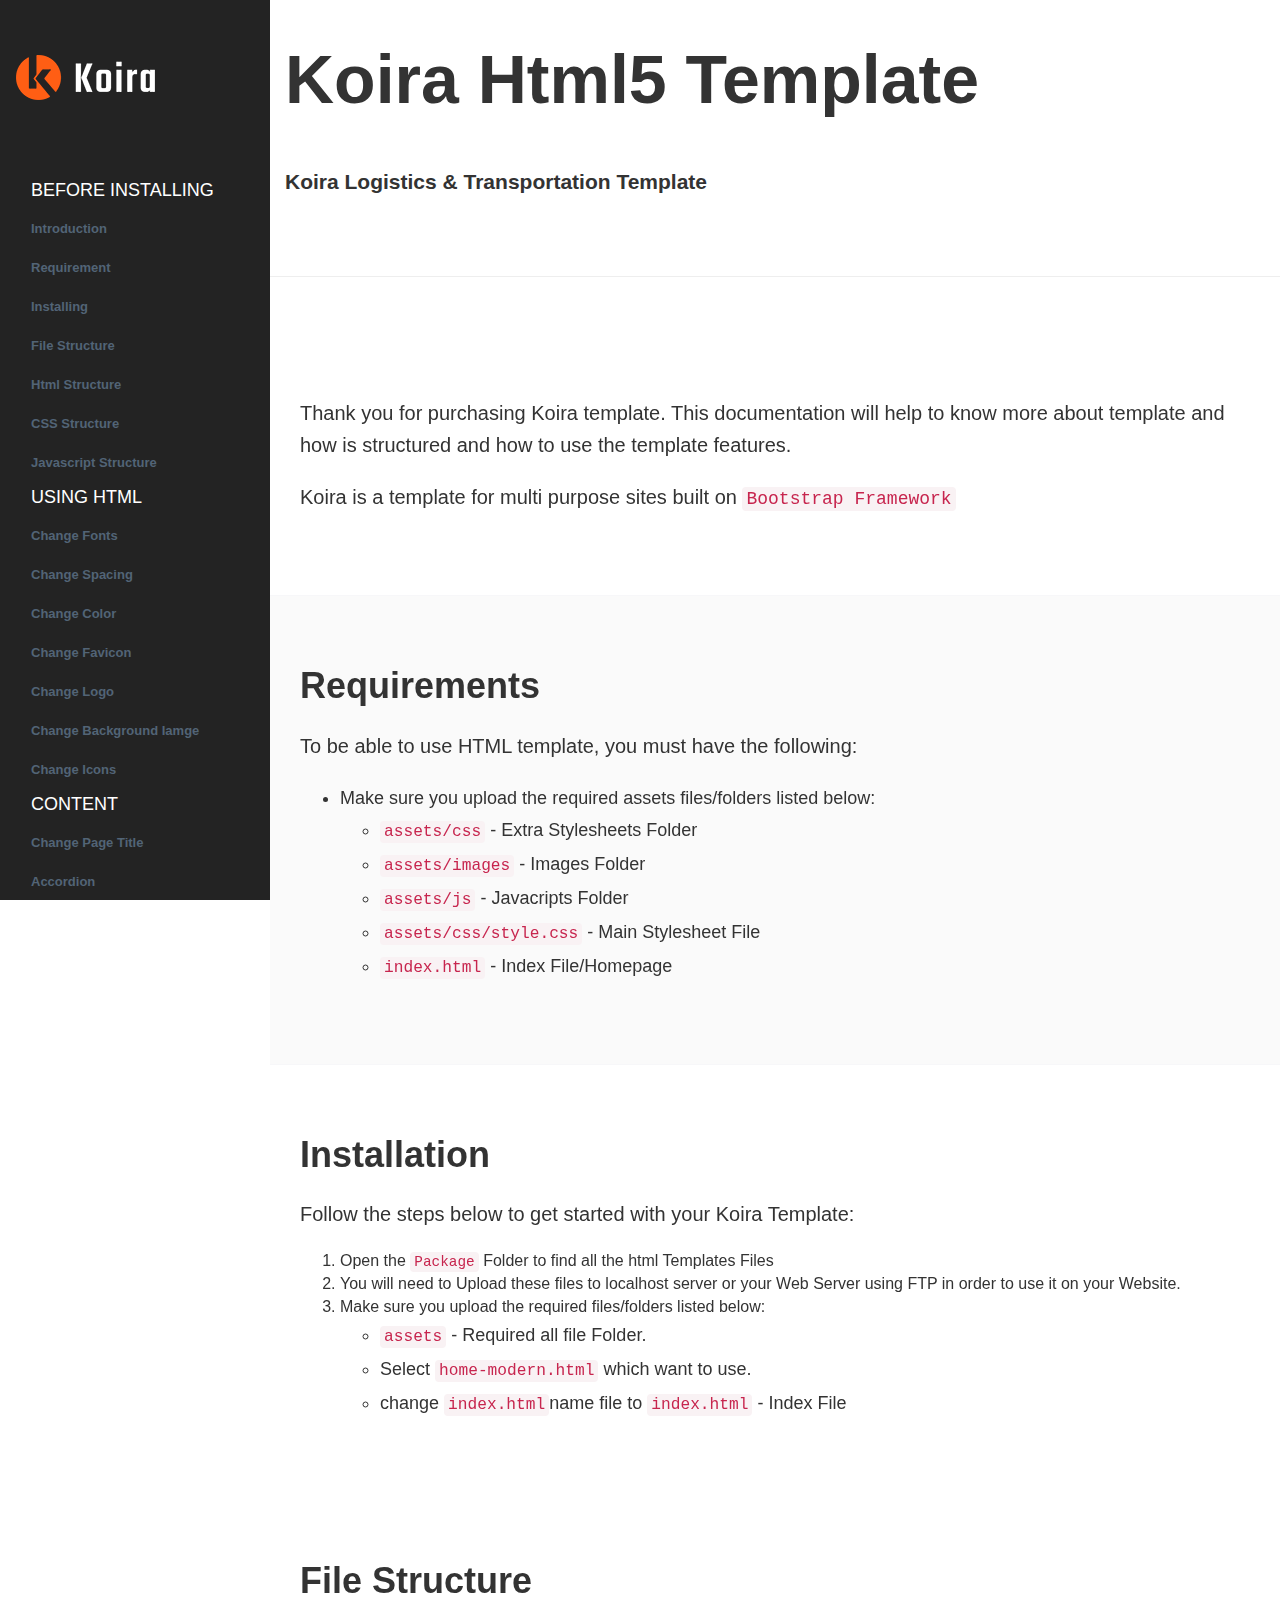
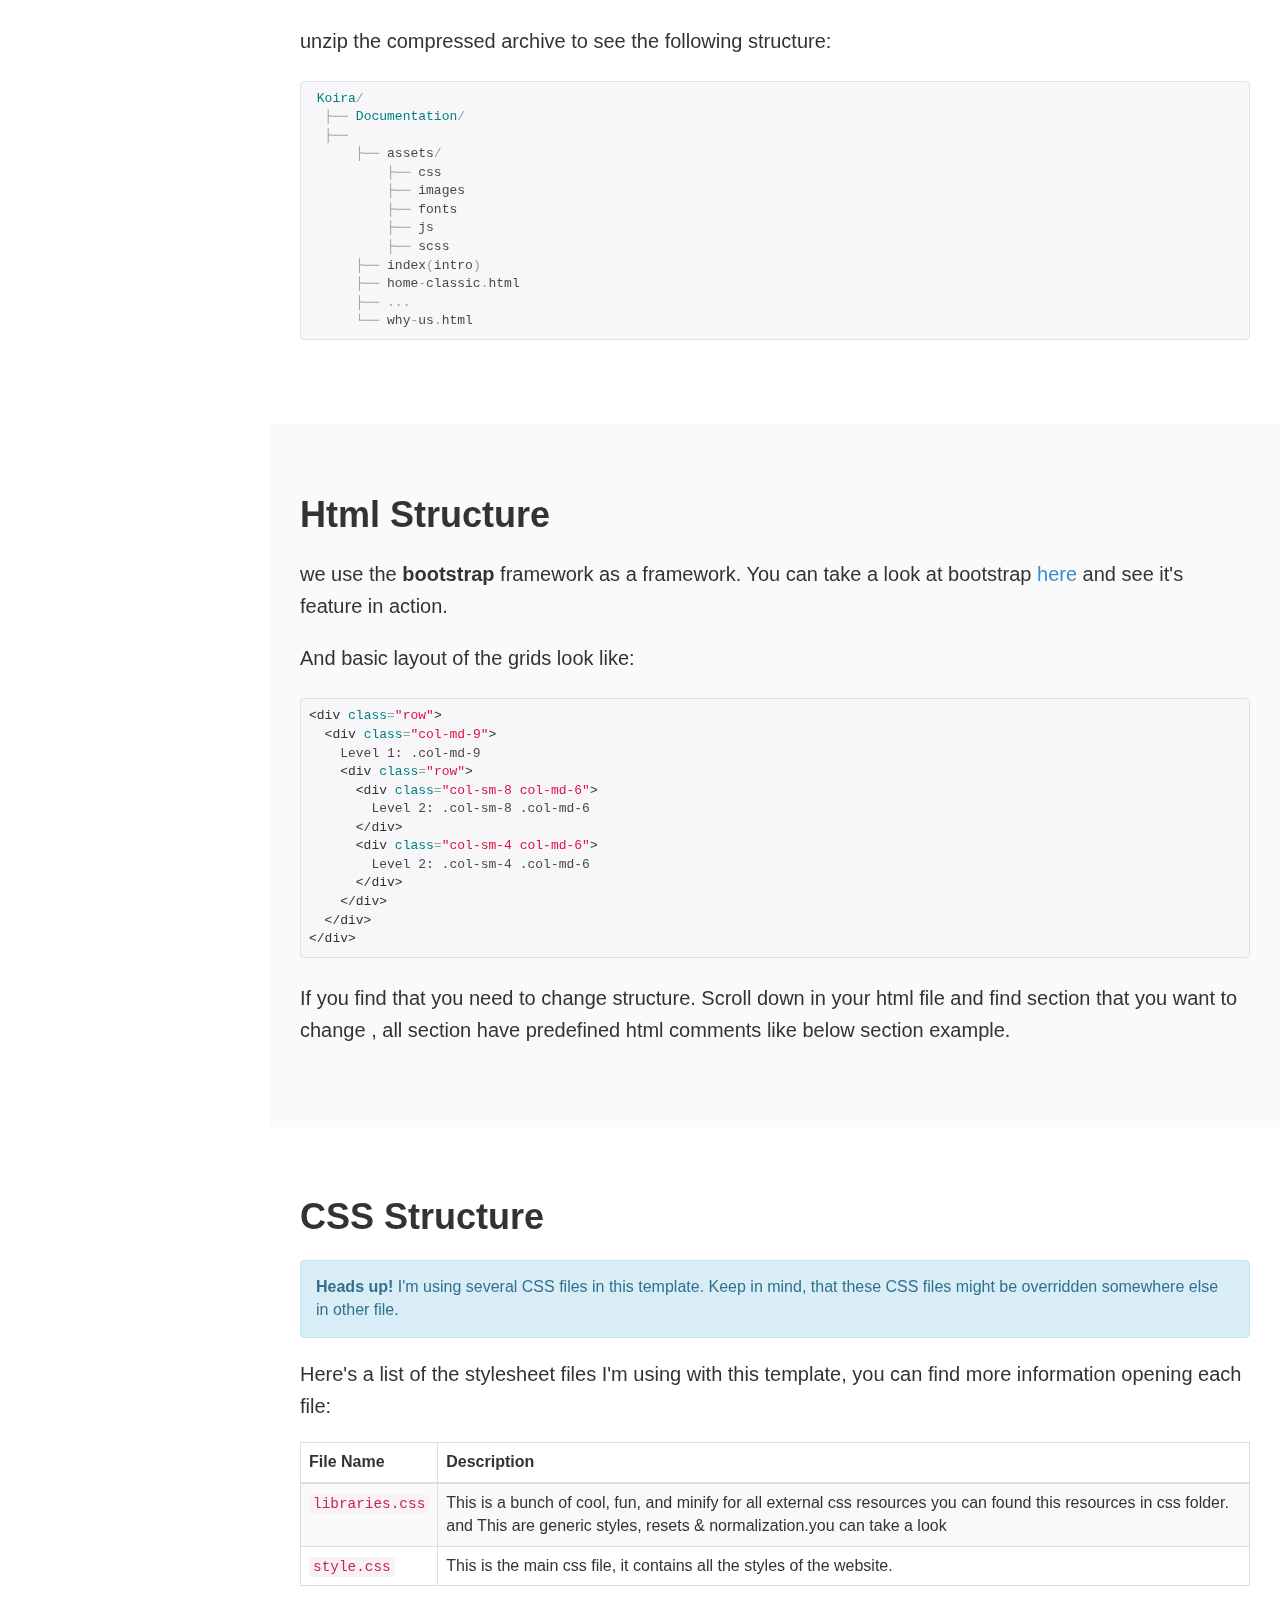
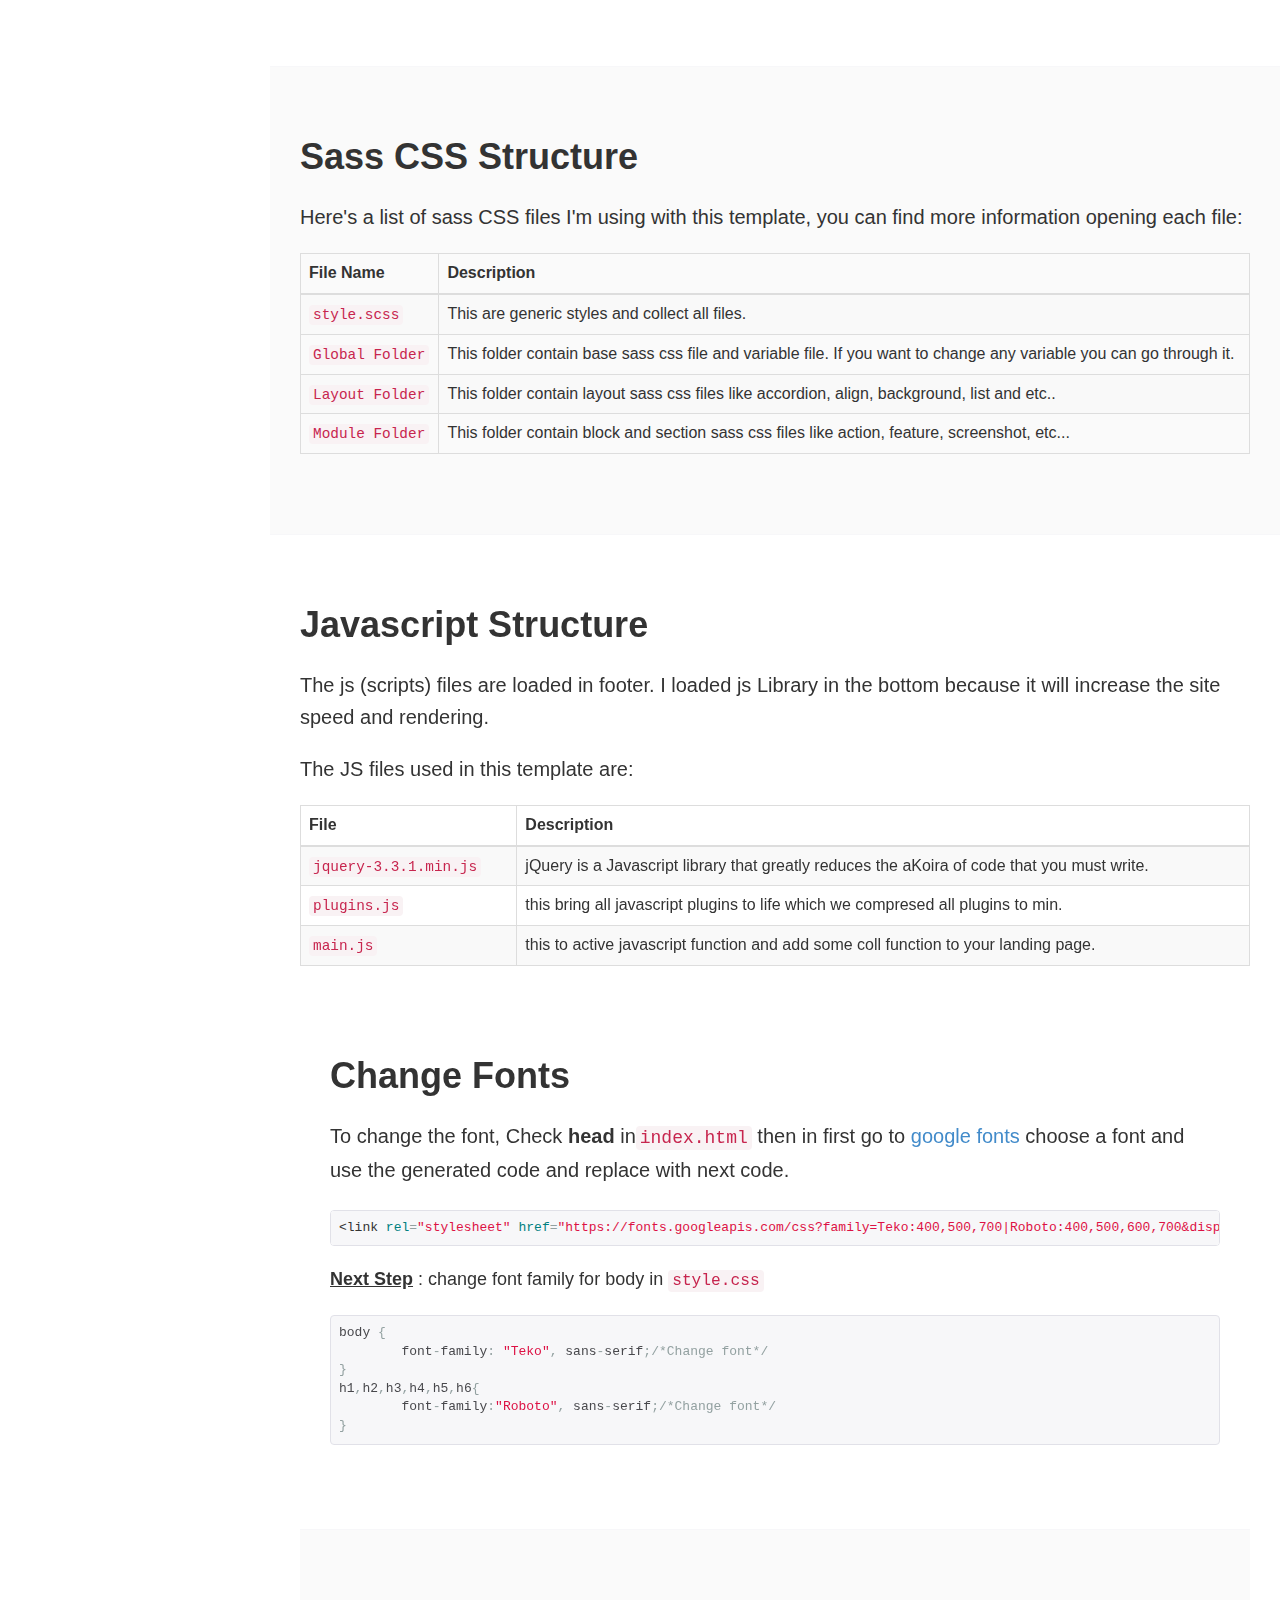
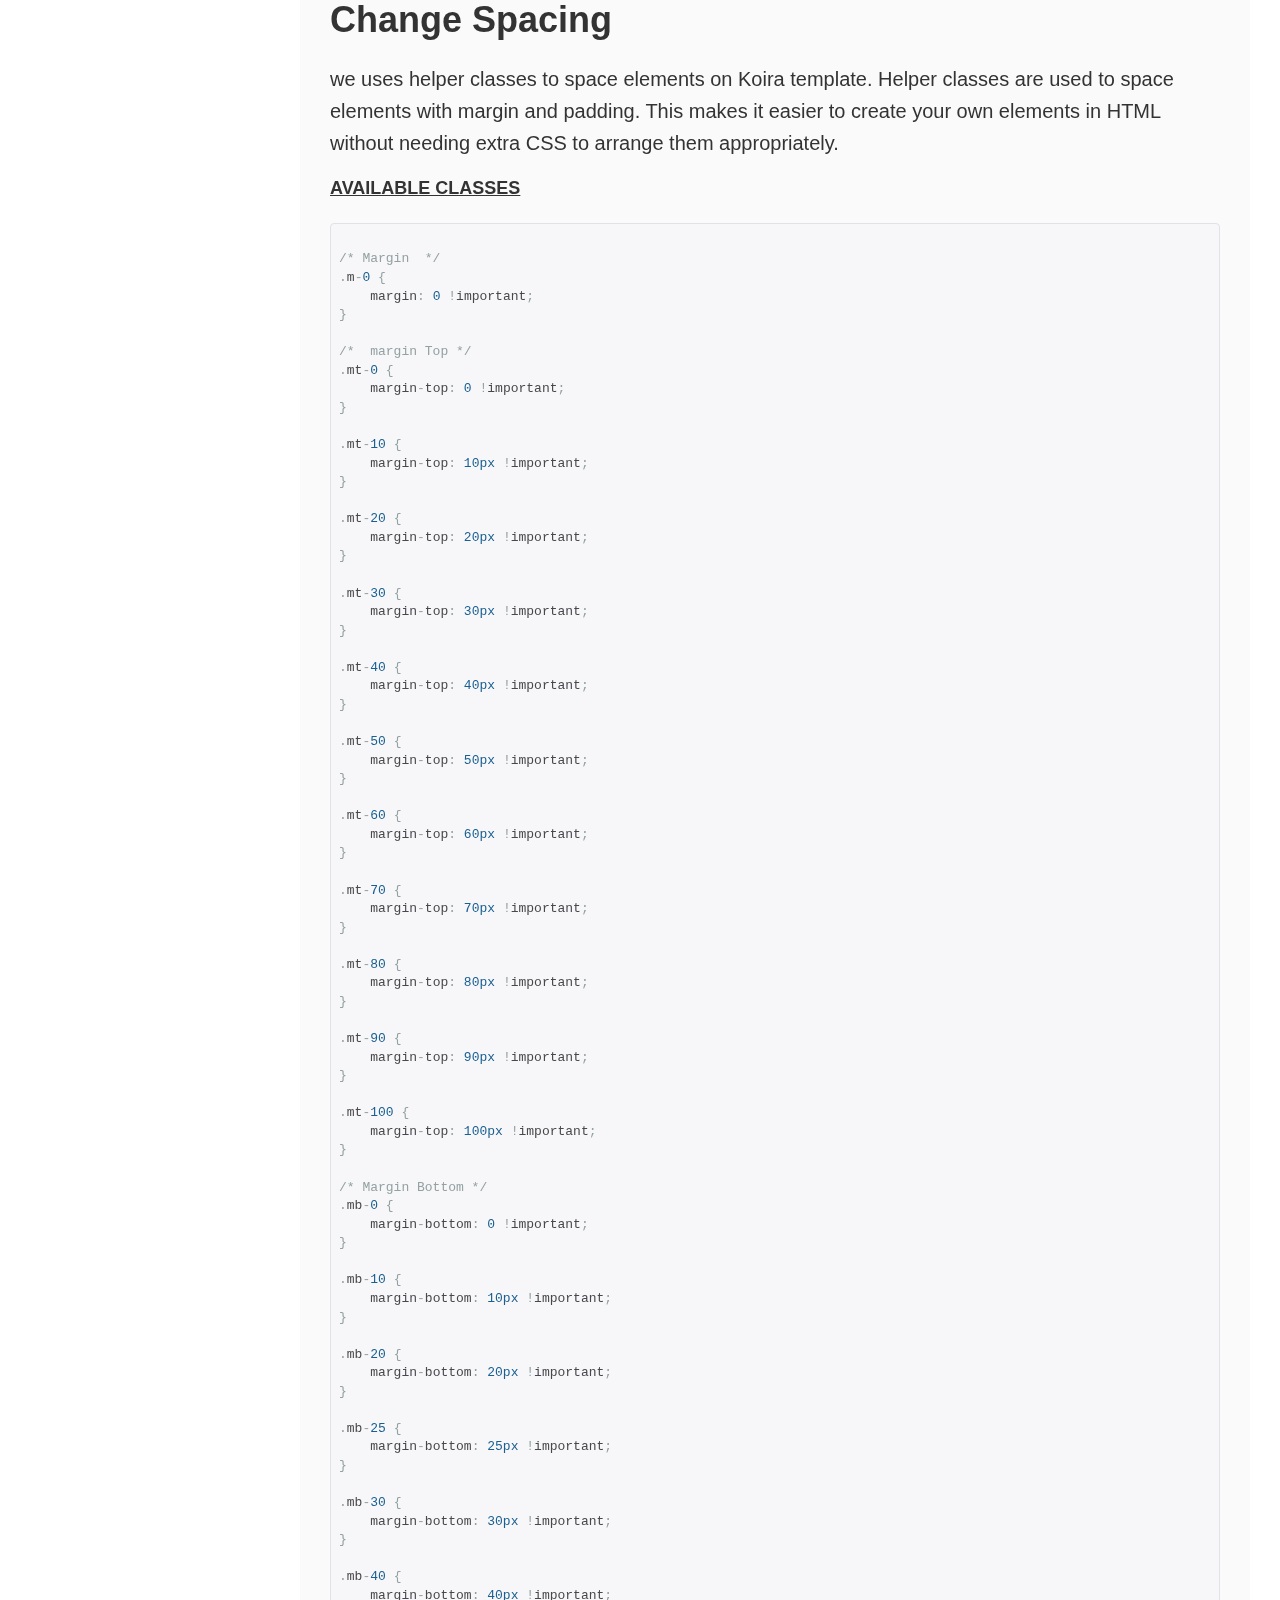
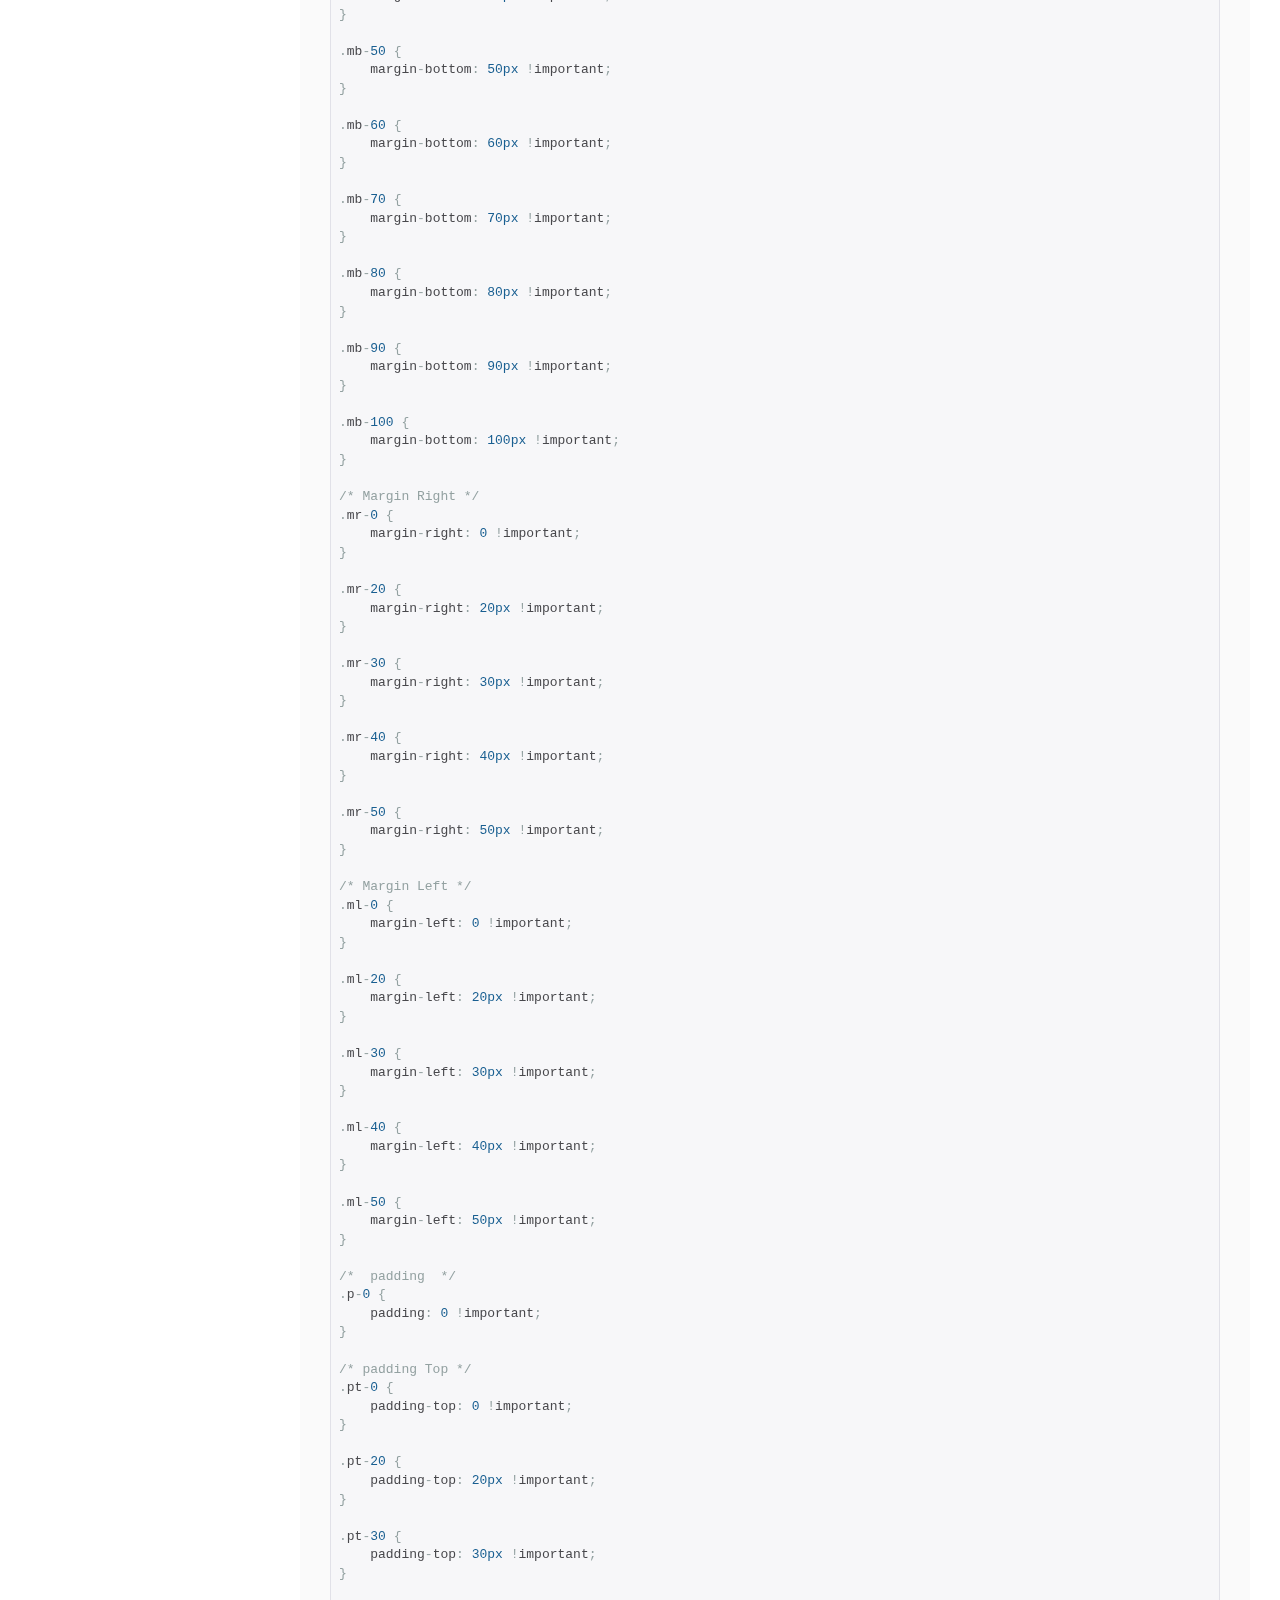
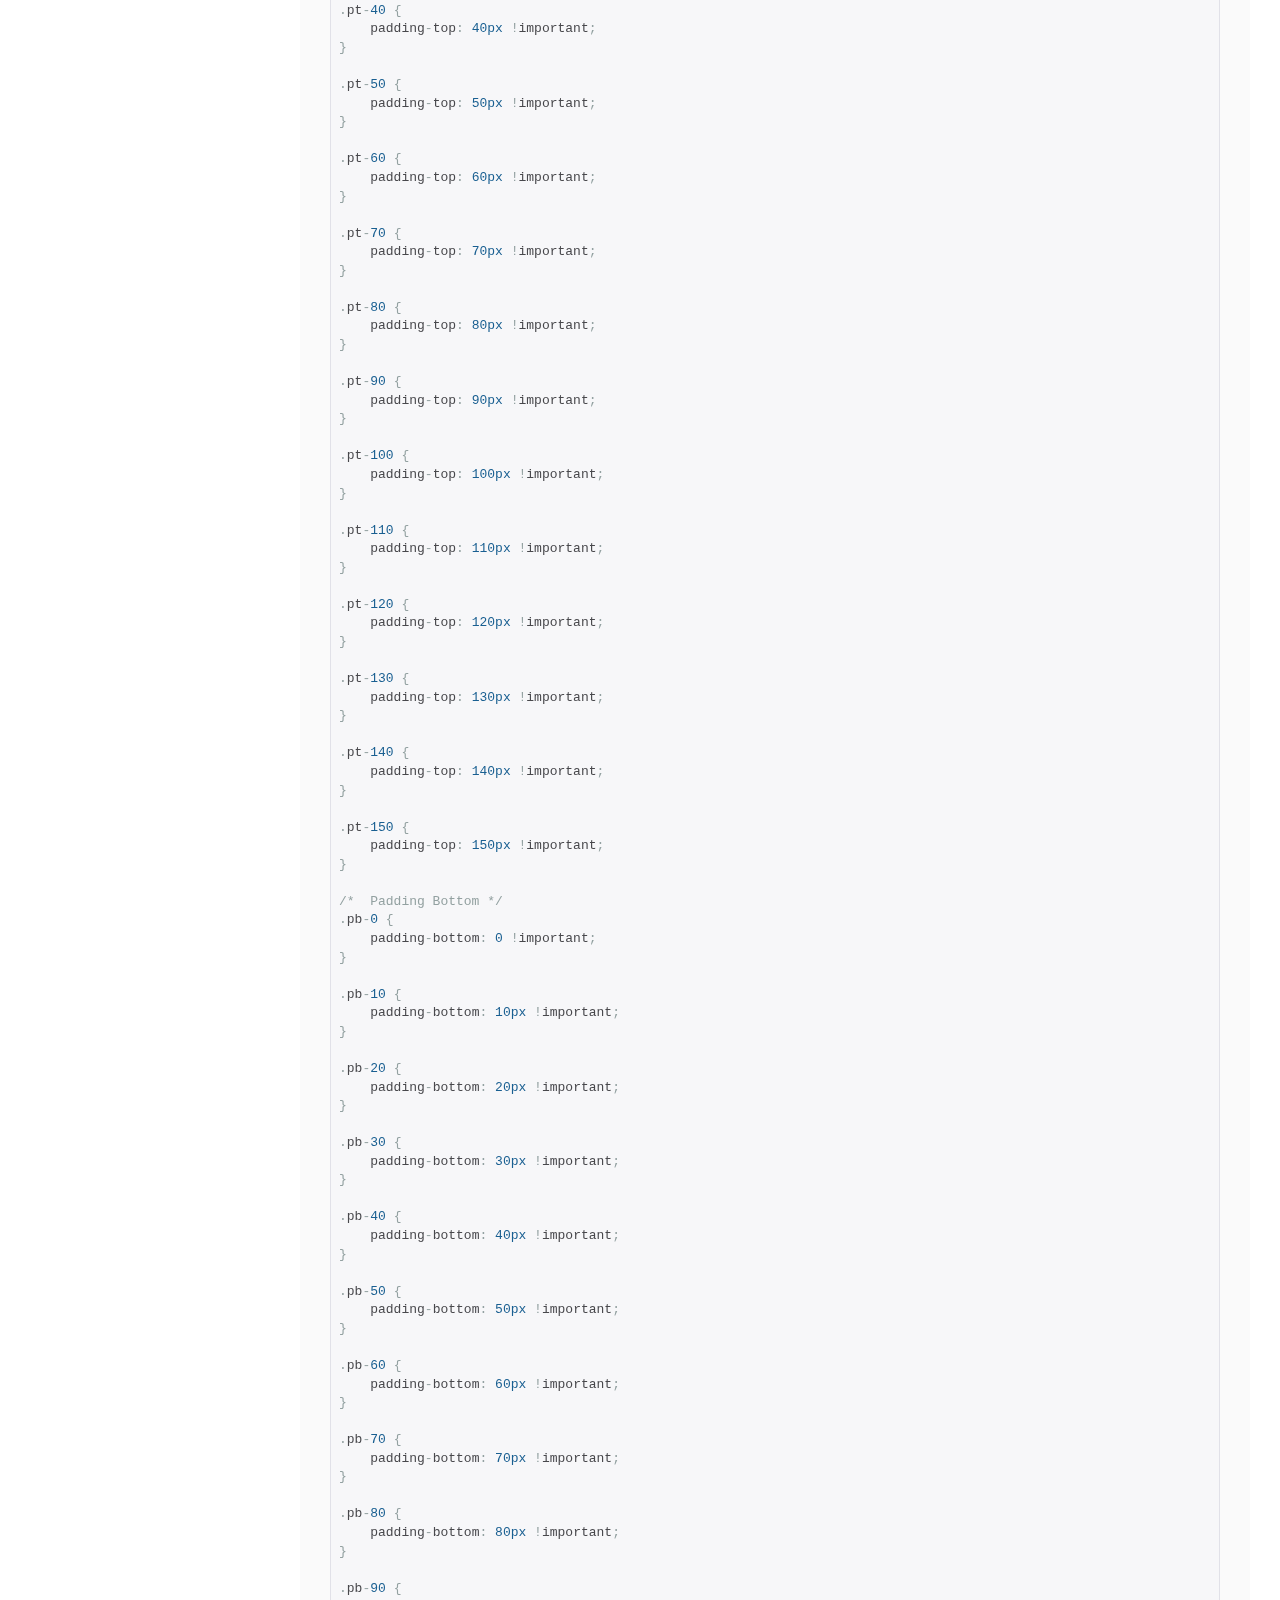
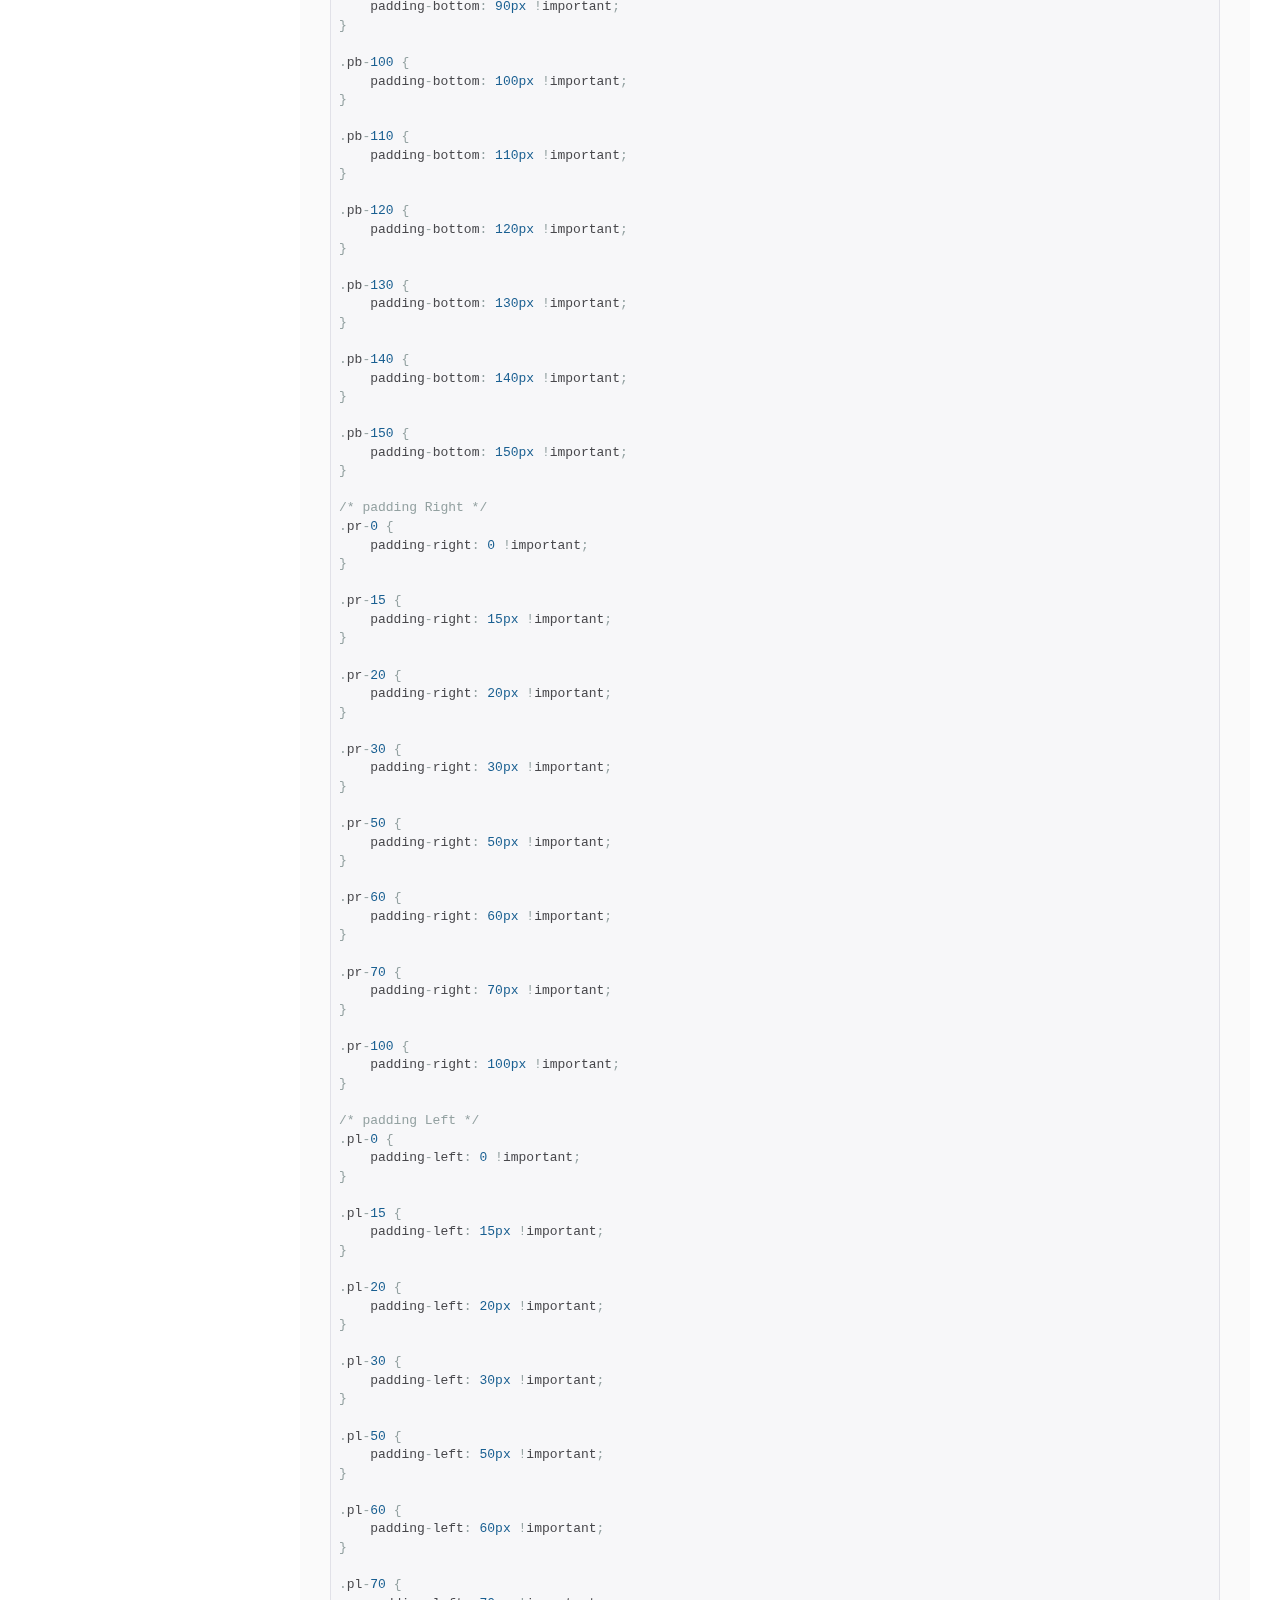
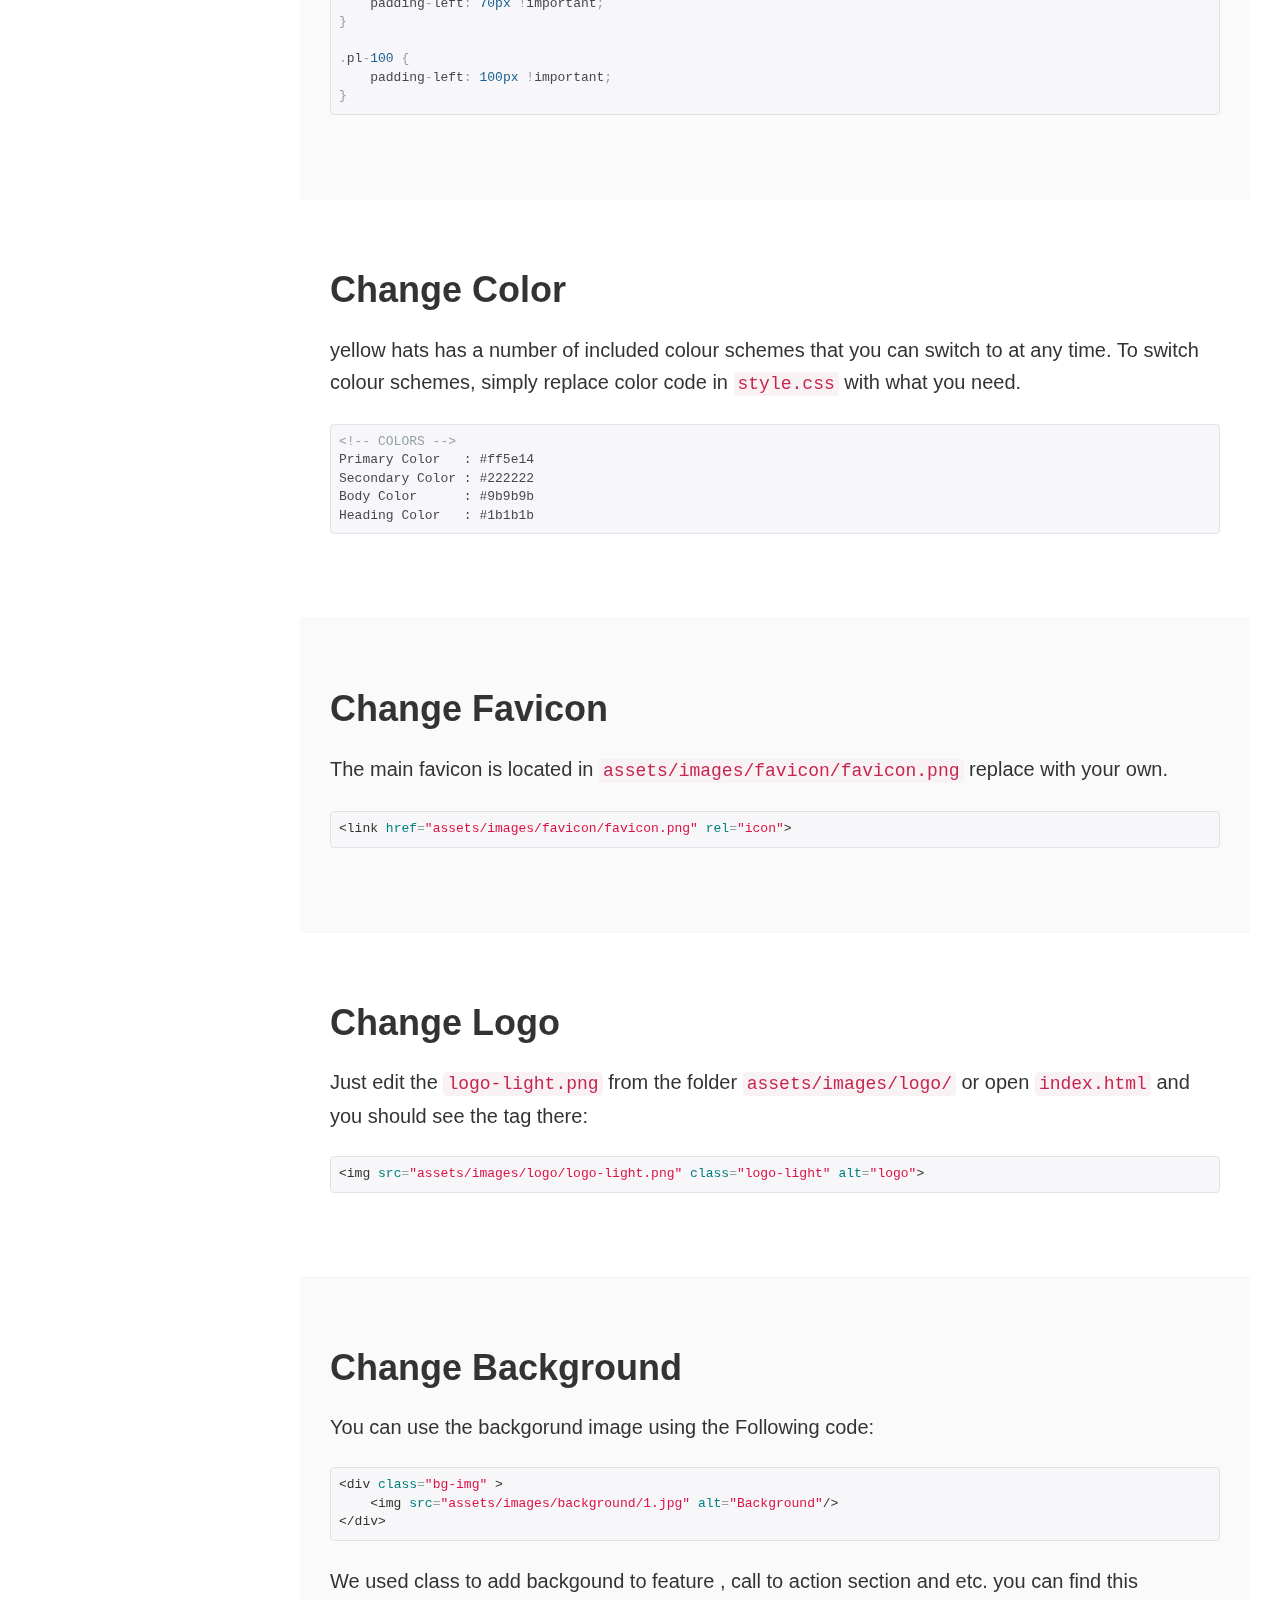
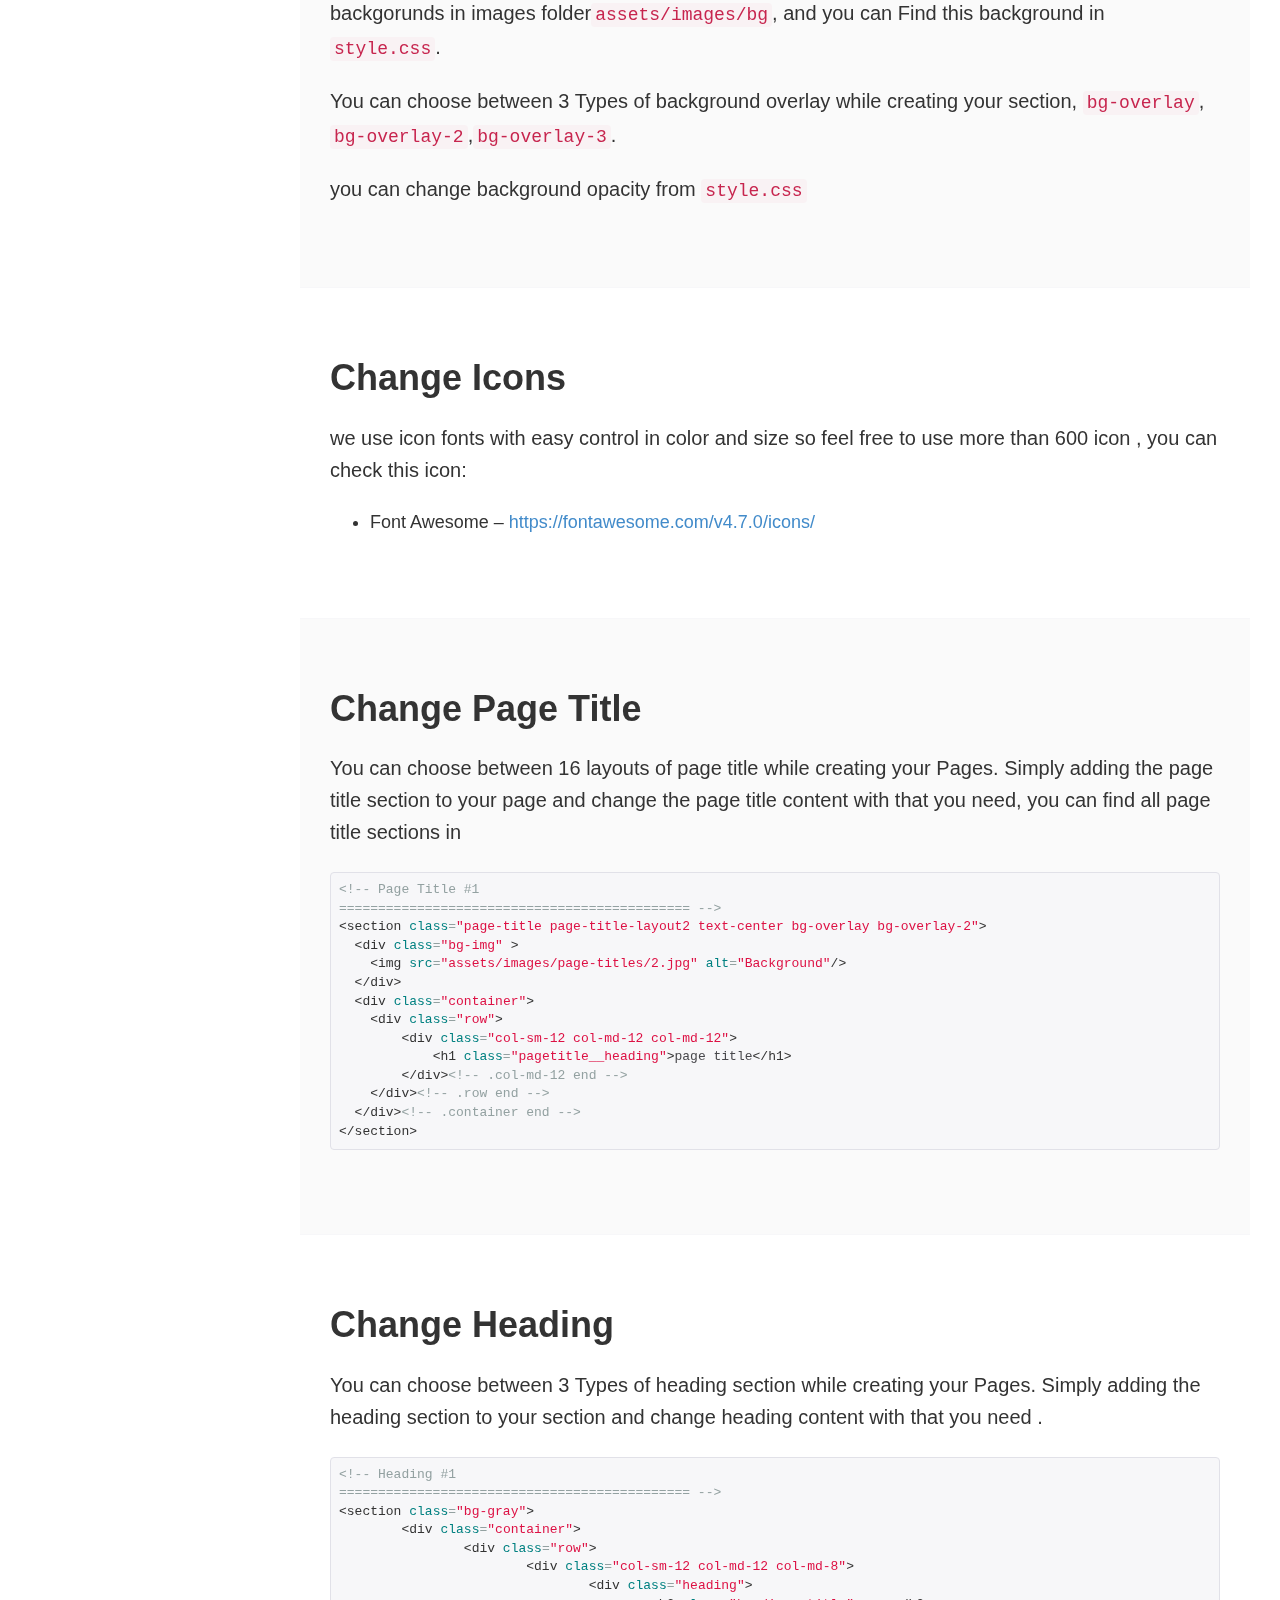
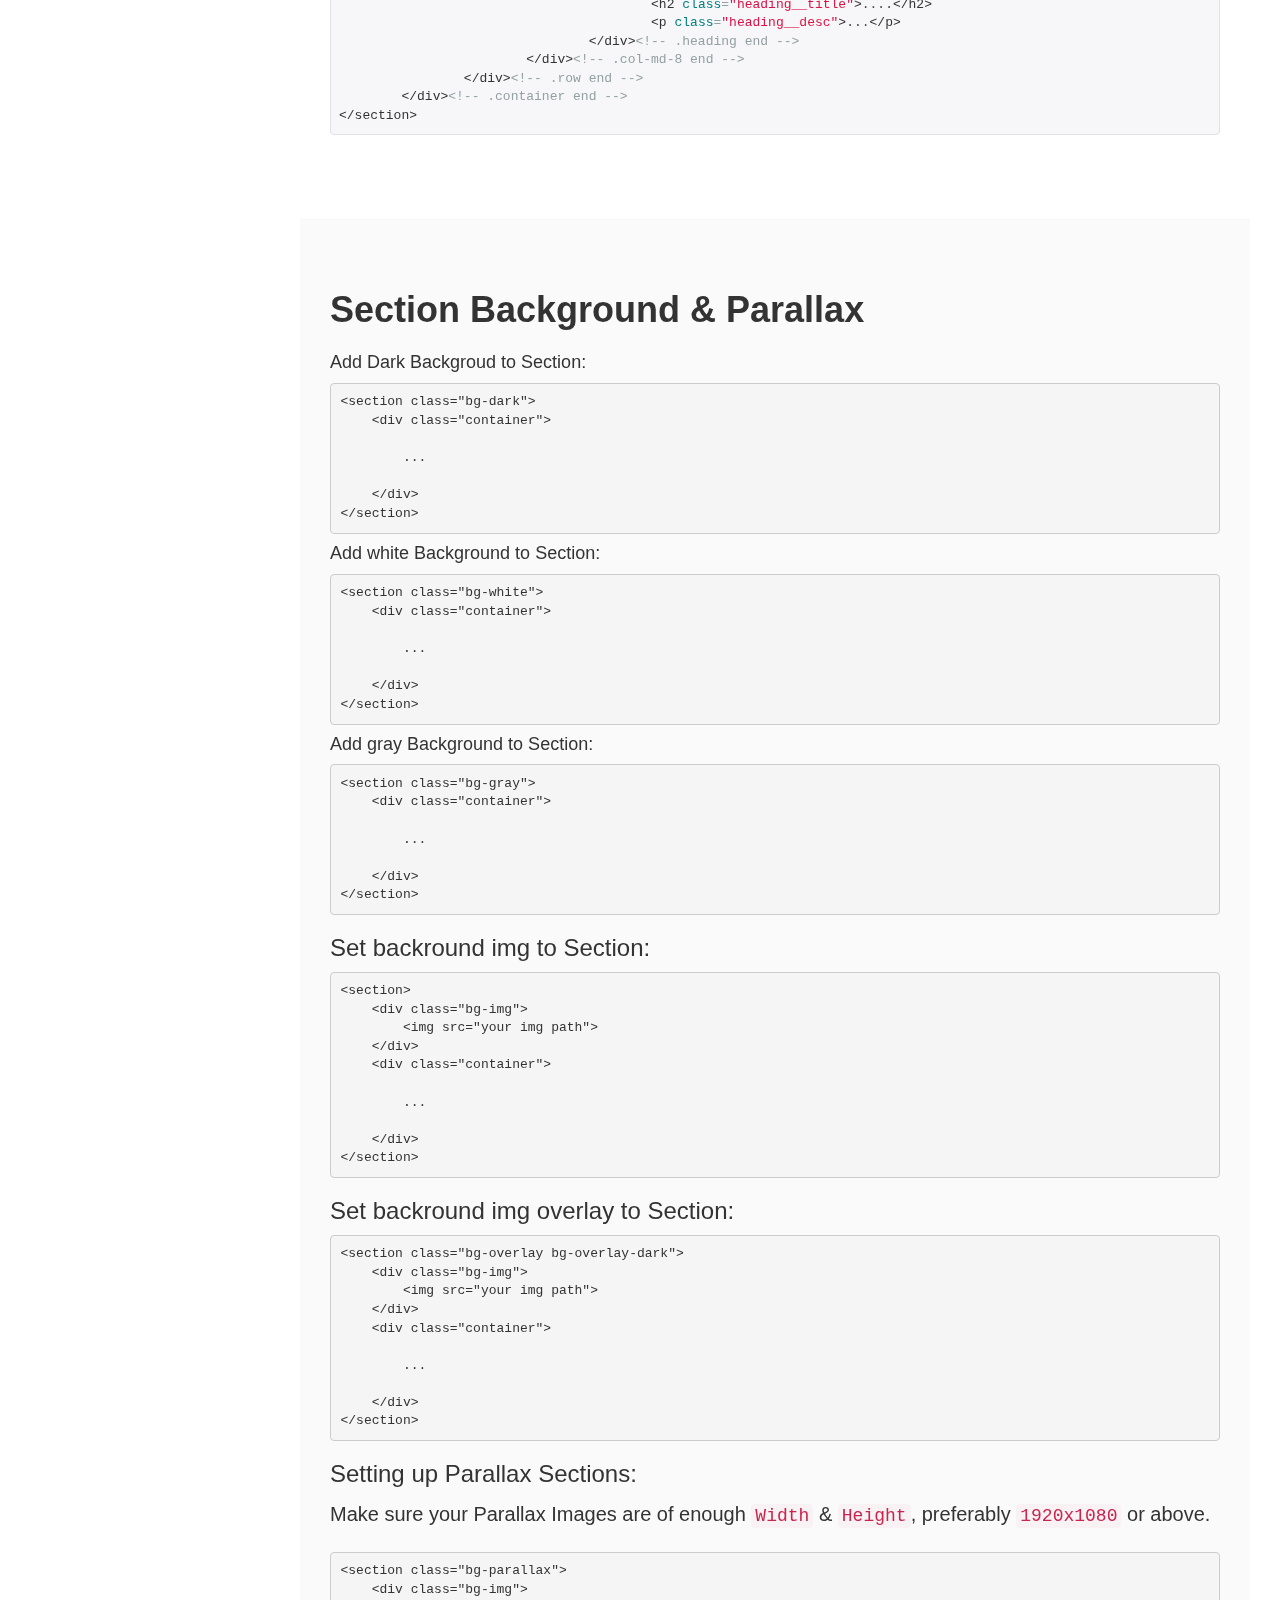
<file: Documentation/index.html>
<!DOCTYPE html>
<html lang="en">

<head>
    <!-- Document Meta
    ============================================= -->
    <meta charset="utf-8">
    <meta http-equiv="X-UA-Compatible" content="IE=edge">
    <!--IE Compatibility Meta-->
    <meta name="viewport" content="width=device-width, initial-scale=1, maximum-scale=1">
    <!--First Mobile Meta-->
    <meta name="description" content="application landing page">
    <!--Description Meta-->
    <!-- Document Title
    ============================================= -->
    <title>Koira Template Documention</title>
    <link href="assets/images/favicon/favicon.png" rel="icon">

    <!-- Stylesheets
    ============================================= -->
    <link href="assets/css/bootstrap.min.css" rel="stylesheet">
    <link href="assets/css/style.css" rel="stylesheet">
    <link href="assets/css/prettify.css" rel="stylesheet">
</head>

<body class="side-header">
    <div class="wrapper clearfix">
        <header id="navbar-spy" class="header header-fixed-side header-fixed-dark bg-dark">
            <div class="header--panel">
                <nav id="primary-menu" class="navbar">
                    <div class="container">
                        <!-- Brand and toggle get grouped for better mobile display -->
                        <div class="navbar-header">
                            <button type="button" class="navbar-toggle collapsed" data-toggle="collapse"
                                data-target="#navbar-collapse-1" aria-expanded="false">
                                <span class="sr-only">Toggle navigation</span>
                                <span class="icon-bar"></span>
                                <span class="icon-bar"></span>
                                <span class="icon-bar"></span>
                            </button>
                            <div class="header--panel-logo">
                                <a class="logo" href="index.php">
                                    <img class="logo-dark" src="assets/images/logo/logo-light.png" alt="Koira Logo">
                                </a>
                            </div>
                        </div>
                        <!-- Collect the nav links, forms, and other content for toggling -->
                        <div class="collapse navbar-collapse header--panel-links" id="navbar-collapse-1">
                            <ul class="nav nav-stacked hidden-xs hidden-sm affix-top">
                                <li class="text-white text-uppercase">Before Installing</li>
                                <li><a href="#intro">introduction</a></li>
                                <li><a href="#requirement">Requirement</a></li>
                                <li><a href="#install">Installing</a></li>
                                <li><a href="#file-s">File Structure</a></li>
                                <li><a href="#html-s">Html Structure</a></li>
                                <li><a href="#css-s">CSS Structure</a></li>
                                <li><a href="#javascript-s">Javascript Structure</a></li>
                                <li class="text-white text-uppercase">Using Html</li>
                                <li><a href="#fonts">Change Fonts</a></li>
                                <li><a href="#spacing">Change Spacing</a></li>
                                <li><a href="#color">Change Color</a></li>
                                <li><a href="#favicon">Change Favicon</a></li>
                                <li><a href="#logo">Change Logo</a></li>
                                <li><a href="#background">Change Background Iamge</a></li>
                                <li><a href="#icons">Change Icons</a></li>
                                <li class="text-white text-uppercase">Content </li>
                                <li><a href="#page-title">Change page title</a></li>
                                <li><a href="#accordion">Accordion</a></li>
                                <li><a href="#buttons">Buttons</a></li>
                                <li><a href="#carousel">Carousel</a></li>
                                <li><a href="#contactForm">contact form</a></li>
                                <li><a href="#counter">counters</a></li>
                                <li><a href="#pricing">pricing</a></li>
                                <li><a href="#team">team</a></li>
                                <li><a href="#testimonial">testimonial</a></li>
                                <li><a href="#video">video</a></li>
                                <li class="text-white text-uppercase">extra</li>
                                <li><a href="#credit">Credit Files</a></li>
                                <li><a href="#support">Support</a></li>
                                <li><a href="#changelog">changelog</a></li>
                            </ul>
                        </div>
                        <!-- /.navbar-collapse -->
                    </div>
                    <!-- /.container-fluid -->
                </nav>
                <div class="clearfix"></div>
            </div>
        </header>

        <div id="page" class="page">

            <div class="container-fluid">
                <div class="row">
                    <div class="col-md-12">
                        <h2 class="headline">Koira Html5 Template</h2>
                        <p class="lead">Koira Logistics &amp; Transportation Template</p>
                    </div>
                </div>
            </div>
            <section class="main-content">
                <div class="container-fluid">
                    <div class="row">
                        <!--Content-->
                        <div id="intro" class="col-md-12 content">

                            <!-- Intro -->
                            <div class="col-md-12">
                                <p>Thank you for purchasing Koira template. This documentation will help to know more
                                    about template and how is structured and how to use the template features.</p>
                                <p>Koira is a template for multi purpose sites built on
                                    <code>Bootstrap Framework</code></p>
                            </div>


                            <!-- Requirement -->
                            <div id="requirement" class="col-md-12">

                                <h4 class="subhead">Requirements</h4>

                                <p>To be able to use HTML template, you must have the following:</p>

                                <ul>
                                    <li>Make sure you upload the required assets files/folders listed below:
                                        <ul>
                                            <li><code>assets/css</code> - Extra Stylesheets Folder</li>
                                            <li><code>assets/images</code> - Images Folder</li>
                                            <li><code>assets/js</code> - Javacripts Folder</li>
                                            <li><code>assets/css/style.css</code> - Main Stylesheet File</li>
                                            <li><code>index.html</code> - Index File/Homepage</li>
                                        </ul>
                                    </li>
                                </ul>
                            </div>

                            <!-- Installation -->
                            <div id="install" class="col-md-12">

                                <h4 class="subhead">Installation</h4>

                                <p>Follow the steps below to get started with your Koira Template:</p>

                                <ol>
                                    <li>Open the <code>Package</code> Folder to find all the html Templates Files
                                    </li>
                                    <li>You will need to Upload these files to localhost server or your Web Server using
                                        FTP in order to use it on your Website.</li>
                                    <li>Make sure you upload the required files/folders listed below:
                                        <ul>
                                            <li><code>assets</code> - Required all file Folder.</li>
                                            <li>Select <code>home-modern.html</code> which want to use.</li>
                                            <li>change <code>index.html</code>name file to
                                                <code>index.html</code> - Index File</li>
                                        </ul>
                                    </li>
                                </ol>
                            </div>

                            <!-- Structure -->
                            <div id="structure"></div>
                            <div id="file-s" class="col-md-12">

                                <h4 class="subhead">File Structure</h4>

                                <p>unzip the compressed archive to see the following structure:</p>

                                <pre class="prettyprint"> Koira/
  <span class="muted">├──</span> Documentation/
  <span class="muted">├──</span> 
  <span class="muted">    ├──</span> assets/
  <span class="muted">        ├──</span> css
  <span class="muted">        ├──</span> images
  <span class="muted">        ├──</span> fonts
  <span class="muted">        ├──</span> js
  <span class="muted">        ├──</span> scss
  <span class="muted">    ├──</span> index(intro)
  <span class="muted">    ├──</span> home-classic.html
  <span class="muted">    ├──</span> ...
  <span class="muted">    └──</span> why-us.html
</pre>

                            </div>

                            <!-- Html Structure -->
                            <div id="html-s" class="col-md-12">

                                <h4 class="subhead">Html Structure</h4>

                                <p>we use the <strong>bootstrap</strong> framework as a framework. You can take a look
                                    at bootstrap <a href="http://getbootstrap.com/">here</a> and see it's feature in
                                    action.</p>
                                <p>And basic layout of the grids look like:</p>
                                <pre class="prettyprint">
&lt;div class=&quot;row&quot;&gt;
  &lt;div class=&quot;col-md-9&quot;&gt;
    Level 1: .col-md-9
    &lt;div class=&quot;row&quot;&gt;
      &lt;div class=&quot;col-sm-8 col-md-6&quot;&gt;
        Level 2: .col-sm-8 .col-md-6
      &lt;/div&gt;
      &lt;div class=&quot;col-sm-4 col-md-6&quot;&gt;
        Level 2: .col-sm-4 .col-md-6
      &lt;/div&gt;
    &lt;/div&gt;
  &lt;/div&gt;
&lt;/div&gt;
</pre>

                                <p>If you find that you need to change structure. Scroll down in your html file and find
                                    section that you want to change , all section have predefined html comments like
                                    below section example.</p>
                            </div>

                            <!-- CSS Structure -->
                            <div id="css-s" class="col-md-12">
                                <h4 class="subhead">CSS Structure</h4>
                                <div class="alert alert-info">
                                    <b>Heads up!</b> I'm using several CSS files in this template. Keep in mind, that
                                    these CSS files might be overridden somewhere else in other file.
                                </div>

                                <p>Here's a list of the stylesheet files I'm using with this template, you can find more
                                    information opening each file:
                                </p>
                                <table class="table table-bordered table-striped">
                                    <thead>
                                        <tr>
                                            <th>File Name</th>
                                            <th>Description</th>
                                        </tr>
                                    </thead>
                                    <tbody>
                                        <tr>
                                            <td><code>libraries.css</code></td>
                                            <td>This is a bunch of cool, fun, and minify for all external css resources
                                                you can found this resources in css folder. and This are generic styles,
                                                resets & normalization.you can take a look</td>
                                        </tr>
                                        <tr>
                                            <td><code>style.css</code></td>
                                            <td>This is the main css file, it contains all the styles of the website.
                                            </td>
                                        </tr>
                                    </tbody>
                                </table>
                            </div>

                            <!-- sass CSS Structure -->
                            <div id="sass-s" class="col-md-12">
                                <h4 class="subhead">sass CSS Structure</h4>

                                <p>Here's a list of sass CSS files I'm using with this template, you can find more
                                    information opening each file:</p>

                                <table class="table table-bordered table-striped">
                                    <thead>

                                        <tr>
                                            <th>File Name</th>
                                            <th>Description</th>
                                        </tr>

                                    </thead>

                                    <tbody>

                                        <tr>
                                            <td><code>style.scss</code></td>
                                            <td>This are generic styles and collect all files.</td>
                                        </tr>

                                        <tr>
                                            <td><code>Global Folder</code></td>
                                            <td>This folder contain base sass css file and variable file. If you want to
                                                change any variable you can go through it.</td>
                                        </tr>

                                        <tr>
                                            <td><code>Layout Folder</code></td>
                                            <td>This folder contain layout sass css files like accordion, align,
                                                background, list and etc..</td>
                                        </tr>

                                        <tr>
                                            <td><code>Module Folder</code></td>
                                            <td>This folder contain block and section sass css files like action,
                                                feature, screenshot, etc...</td>
                                        </tr>
                                    </tbody>

                                </table>

                            </div>

                            <!-- Javascript Structure -->
                            <div id="javascript-s" class="col-md-12">
                                <h4 class="subhead">Javascript Structure</h4>

                                <p>The js (scripts) files are loaded in footer. I loaded js Library in the bottom
                                    because it will increase the site speed and rendering.</p>

                                <p>The JS files used in this template are:</p>

                                <table class="table table-bordered table-striped">
                                    <thead>

                                        <tr>
                                            <th>File</th>
                                            <th>Description</th>
                                        </tr>

                                    </thead>

                                    <tbody>

                                        <tr>
                                            <td><code>jquery-3.3.1.min.js</code></td>
                                            <td>jQuery is a Javascript library that greatly reduces the aKoira of code
                                                that you must write.
                                            </td>
                                        </tr>

                                        <tr>
                                            <td><code>plugins.js</code></td>
                                            <td>this bring all javascript plugins to life which we compresed all plugins
                                                to min.</td>
                                        </tr>

                                        <tr>
                                            <td><code>main.js</code></td>
                                            <td>this to active javascript function and add some coll function to your
                                                landing page.</td>
                                        </tr>
                                    </tbody>

                                </table>


                                <!-- Change Fonts -->
                                <div id="fonts" class="col-md-12">
                                    <h4 class="subhead">Change Fonts</h4>
                                    <p>To change the font, Check <strong>head</strong> in<code>index.html</code> then in
                                        first go to <a href="http://www.google.com/webfonts">google fonts</a> choose a
                                        font
                                        and use the generated code and replace with next code.
                                    </p>

                                    <pre class="prettyprint">
&lt;link rel="stylesheet" href="https://fonts.googleapis.com/css?family=Teko:400,500,700|Roboto:400,500,600,700&display=swap"&gt;

</pre>

                                    <h4><span class="underline">Next Step</span> : change font family for body in
                                        <code>style.css</code></h4>

                                    <pre class="prettyprint">
body { 
	font-family: "Teko", sans-serif;/*Change font*/
}
h1,h2,h3,h4,h5,h6{
	font-family:"Roboto", sans-serif;/*Change font*/
}
</pre>
                                </div>

                                <!-- Change Spacing -->
                                <div id="spacing" class="col-md-12">
                                    <h4 class="subhead">Change Spacing</h4>
                                    <p>we uses helper classes to space elements on Koira template. Helper classes are
                                        used
                                        to space elements with margin and padding. This makes it easier to create your
                                        own
                                        elements in HTML without needing extra CSS to arrange them appropriately.</p>
                                    <h4><span class="underline">AVAILABLE CLASSES</span></h4>
                                    <pre class="prettyprint">

/* Margin  */
.m-0 {
    margin: 0 !important;
}

/*  margin Top */
.mt-0 {
    margin-top: 0 !important;
}

.mt-10 {
    margin-top: 10px !important;
}

.mt-20 {
    margin-top: 20px !important;
}

.mt-30 {
    margin-top: 30px !important;
}

.mt-40 {
    margin-top: 40px !important;
}

.mt-50 {
    margin-top: 50px !important;
}

.mt-60 {
    margin-top: 60px !important;
}

.mt-70 {
    margin-top: 70px !important;
}

.mt-80 {
    margin-top: 80px !important;
}

.mt-90 {
    margin-top: 90px !important;
}

.mt-100 {
    margin-top: 100px !important;
}

/* Margin Bottom */
.mb-0 {
    margin-bottom: 0 !important;
}

.mb-10 {
    margin-bottom: 10px !important;
}

.mb-20 {
    margin-bottom: 20px !important;
}

.mb-25 {
    margin-bottom: 25px !important;
}

.mb-30 {
    margin-bottom: 30px !important;
}

.mb-40 {
    margin-bottom: 40px !important;
}

.mb-50 {
    margin-bottom: 50px !important;
}

.mb-60 {
    margin-bottom: 60px !important;
}

.mb-70 {
    margin-bottom: 70px !important;
}

.mb-80 {
    margin-bottom: 80px !important;
}

.mb-90 {
    margin-bottom: 90px !important;
}

.mb-100 {
    margin-bottom: 100px !important;
}

/* Margin Right */
.mr-0 {
    margin-right: 0 !important;
}

.mr-20 {
    margin-right: 20px !important;
}

.mr-30 {
    margin-right: 30px !important;
}

.mr-40 {
    margin-right: 40px !important;
}

.mr-50 {
    margin-right: 50px !important;
}

/* Margin Left */
.ml-0 {
    margin-left: 0 !important;
}

.ml-20 {
    margin-left: 20px !important;
}

.ml-30 {
    margin-left: 30px !important;
}

.ml-40 {
    margin-left: 40px !important;
}

.ml-50 {
    margin-left: 50px !important;
}

/*  padding  */
.p-0 {
    padding: 0 !important;
}

/* padding Top */
.pt-0 {
    padding-top: 0 !important;
}

.pt-20 {
    padding-top: 20px !important;
}

.pt-30 {
    padding-top: 30px !important;
}

.pt-40 {
    padding-top: 40px !important;
}

.pt-50 {
    padding-top: 50px !important;
}

.pt-60 {
    padding-top: 60px !important;
}

.pt-70 {
    padding-top: 70px !important;
}

.pt-80 {
    padding-top: 80px !important;
}

.pt-90 {
    padding-top: 90px !important;
}

.pt-100 {
    padding-top: 100px !important;
}

.pt-110 {
    padding-top: 110px !important;
}

.pt-120 {
    padding-top: 120px !important;
}

.pt-130 {
    padding-top: 130px !important;
}

.pt-140 {
    padding-top: 140px !important;
}

.pt-150 {
    padding-top: 150px !important;
}

/*  Padding Bottom */
.pb-0 {
    padding-bottom: 0 !important;
}

.pb-10 {
    padding-bottom: 10px !important;
}

.pb-20 {
    padding-bottom: 20px !important;
}

.pb-30 {
    padding-bottom: 30px !important;
}

.pb-40 {
    padding-bottom: 40px !important;
}

.pb-50 {
    padding-bottom: 50px !important;
}

.pb-60 {
    padding-bottom: 60px !important;
}

.pb-70 {
    padding-bottom: 70px !important;
}

.pb-80 {
    padding-bottom: 80px !important;
}

.pb-90 {
    padding-bottom: 90px !important;
}

.pb-100 {
    padding-bottom: 100px !important;
}

.pb-110 {
    padding-bottom: 110px !important;
}

.pb-120 {
    padding-bottom: 120px !important;
}

.pb-130 {
    padding-bottom: 130px !important;
}

.pb-140 {
    padding-bottom: 140px !important;
}

.pb-150 {
    padding-bottom: 150px !important;
}

/* padding Right */
.pr-0 {
    padding-right: 0 !important;
}

.pr-15 {
    padding-right: 15px !important;
}

.pr-20 {
    padding-right: 20px !important;
}

.pr-30 {
    padding-right: 30px !important;
}

.pr-50 {
    padding-right: 50px !important;
}

.pr-60 {
    padding-right: 60px !important;
}

.pr-70 {
    padding-right: 70px !important;
}

.pr-100 {
    padding-right: 100px !important;
}

/* padding Left */
.pl-0 {
    padding-left: 0 !important;
}

.pl-15 {
    padding-left: 15px !important;
}

.pl-20 {
    padding-left: 20px !important;
}

.pl-30 {
    padding-left: 30px !important;
}

.pl-50 {
    padding-left: 50px !important;
}

.pl-60 {
    padding-left: 60px !important;
}

.pl-70 {
    padding-left: 70px !important;
}

.pl-100 {
    padding-left: 100px !important;
}

</pre>

                                </div>

                                <!-- Change Color -->
                                <div id="color" class="col-md-12">

                                    <h4 class="subhead">Change Color</h4>

                                    <p>yellow hats has a number of included colour schemes that you can switch to at any
                                        time. To switch colour schemes, simply replace color code in
                                        <code>style.css</code>
                                        with what you need.

                                    </p>

                                    <pre class="prettyprint">
&lt;!-- COLORS --&gt;
Primary Color   : #ff5e14
Secondary Color : #222222
Body Color      : #9b9b9b
Heading Color   : #1b1b1b
</pre>

                                </div>

                                <!-- Change Favicon -->
                                <div id="favicon" class="col-md-12">

                                    <h4 class="subhead">Change Favicon </h4>

                                    <p>The main favicon is located in <code>assets/images/favicon/favicon.png</code>
                                        replace
                                        with your own.</p>

                                    <pre class="prettyprint">
&lt;link href=&quot;assets/images/favicon/favicon.png&quot; rel=&quot;icon&quot;&gt;
</pre>

                                </div>

                                <!-- Change logo -->
                                <div id="logo" class="col-md-12">
                                    <h4 class="subhead">Change logo</h4>
                                    <p>Just edit the <code>logo-light.png</code> from the folder
                                        <code>assets/images/logo/</code> or open <code>index.html</code> and you should
                                        see
                                        the tag there:
                                    </p>
                                    <pre class="prettyprint">
&lt;img src="assets/images/logo/logo-light.png" class="logo-light" alt="logo"&gt;
</pre>
                                </div>

                                <!-- Change background -->
                                <div id="background" class="col-md-12">
                                    <h4 class="subhead">Change background</h4>
                                    <p>You can use the backgorund image using the Following code:</p>
                                    <pre class="prettyprint">
&lt;div class=&quot;bg-img&quot; &gt;
    &lt;img src=&quot;assets/images/background/1.jpg&quot; alt=&quot;Background&quot;/&gt;
&lt;/div&gt;
</pre>
                                    <p>We used class to add backgound to feature , call to action section and etc. you
                                        can
                                        find this backgorunds in images folder<code>assets/images/bg</code>, and you can
                                        Find this background in <code>style.css</code>.</p>

                                    <p> You can choose between 3 Types of background overlay while creating your
                                        section,
                                        <code>bg-overlay</code>,
                                        <code>bg-overlay-2</code>,<code>bg-overlay-3</code>.</p>

                                    <p>you can change background opacity from <code>style.css</code></p>

                                </div>

                                <!-- Change Icons -->
                                <div id="icons" class="col-md-12">
                                    <h4 class="subhead">Change Icons</h4>
                                    <p>we use icon fonts with easy control in color and size so feel free to use more
                                        than
                                        600 icon , you can check this icon:
                                    </p>
                                    <ul>
                                        <li>Font Awesome – <a href="https://fontawesome.com/v4.7.0/icons/"
                                                rel="nofollow">https://fontawesome.com/v4.7.0/icons/</a>
                                        </li>
                                    </ul>

                                </div>

                                <!-- Change Page Title -->
                                <div id="page-title" class="col-md-12">

                                    <h4 class="subhead">Change Page Title</h4>

                                    <p>You can choose between 16 layouts of page title while creating your Pages. Simply
                                        adding
                                        the page title section to your page and change the page title content with that
                                        you
                                        need, you can find all page title sections in
                                    </p>

                                    <pre class="prettyprint">
&lt;!-- Page Title #1
============================================= --&gt;
&lt;section class=&quot;page-title page-title-layout2 text-center bg-overlay bg-overlay-2&quot;&gt;
  &lt;div class=&quot;bg-img&quot; &gt;
    &lt;img src=&quot;assets/images/page-titles/2.jpg&quot; alt=&quot;Background&quot;/&gt;
  &lt;/div&gt;
  &lt;div class=&quot;container&quot;&gt;
    &lt;div class=&quot;row&quot;&gt;
        &lt;div class=&quot;col-sm-12 col-md-12 col-md-12&quot;&gt;
            &lt;h1 class="pagetitle__heading"&gt;page title&lt;/h1&gt;
        &lt;/div&gt;&lt;!-- .col-md-12 end --&gt;
    &lt;/div&gt;&lt;!-- .row end --&gt;
  &lt;/div&gt;&lt;!-- .container end --&gt;
&lt;/section&gt;
</pre>
                                </div>

                                <!-- Change Heading -->
                                <div id="page-title" class="col-md-12">

                                    <h4 class="subhead">Change Heading</h4>

                                    <p>You can choose between 3 Types of heading section while creating your Pages.
                                        Simply
                                        adding the heading section to your section and change heading content with that
                                        you need .
                                    </p>

                                    <pre class="prettyprint">
&lt;!-- Heading #1
============================================= --&gt;
&lt;section class=&quot;bg-gray&quot;&gt;
	&lt;div class=&quot;container&quot;&gt;
		&lt;div class=&quot;row&quot;&gt;
			&lt;div class=&quot;col-sm-12 col-md-12 col-md-8&quot;&gt;
				&lt;div class=&quot;heading&quot;&gt;
					&lt;h2 class="heading__title"&gt;....&lt;/h2&gt;
					&lt;p class=&quot;heading__desc&quot;&gt;...&lt;/p&gt;
				&lt;/div&gt;&lt;!-- .heading end --&gt;
			&lt;/div&gt;&lt;!-- .col-md-8 end --&gt;
		&lt;/div&gt;&lt;!-- .row end --&gt;
	&lt;/div&gt;&lt;!-- .container end --&gt;
&lt;/section&gt;
</pre>
                                </div>

                                <!-- Background & parallax -->
                                <div id="sectionBackground" class="col-md-12">

                                    <h4 class="subhead">Section Background &amp; Parallax</h4>

                                    <h4>Add Dark Backgroud to Section:</h4>
                                    <pre class="bottommargin">&lt;section class="<code>bg-dark</code>"&gt;
    &lt;div class="container"&gt;

        ...

    &lt;/div&gt;
&lt;/section&gt;</pre>

                                    <h4>Add white Background to Section:</h4>
                                    <pre class="bottommargin">&lt;section class="<code>bg-white</code>"&gt;
    &lt;div class="container"&gt;

        ...

    &lt;/div&gt;
&lt;/section&gt;</pre>

                                    <h4>Add gray Background to Section:</h4>
                                    <pre class="bottommargin">&lt;section class="<code>bg-gray</code>"&gt;
    &lt;div class="container"&gt;

        ...

    &lt;/div&gt;
&lt;/section&gt;</pre>

                                    <h3>Set backround img to Section:</h3>
                                    <pre>&lt;section&gt;
    &lt;div class="<code>bg-img</code>"&gt;
        &lt;img src="your img path"&gt;
    &lt;/div&gt;
    &lt;div class="container"&gt;

        ...

    &lt;/div&gt;
&lt;/section&gt;</pre>

                                    <h3>Set backround img overlay to Section:</h3>
                                    <pre>&lt;section class="<code>bg-overlay bg-overlay-dark</code>"&gt;
    &lt;div class="<code>bg-img</code>"&gt;
        &lt;img src="your img path"&gt;
    &lt;/div&gt;
    &lt;div class="container"&gt;

        ...

    &lt;/div&gt;
&lt;/section&gt;</pre>

                                    <h3>Setting up Parallax Sections:</h3>

                                    <p>Make sure your Parallax Images are of enough <code>Width</code> &amp;
                                        <code>Height</code>, preferably <code>1920x1080</code> or above.</p>

                                    <pre>&lt;section class="<code>bg-parallax</code>"&gt;
    &lt;div class="bg-img"&gt;
        &lt;img src="your img path"&gt;
    &lt;/div&gt;
    &lt;div class="container"&gt;

    ...

    &lt;/div&gt;
&lt;/section&gt;</pre>


                                </div>

                                <!--  accordion  -->
                                <div id="accordion" class="col-md-12">
                                    <h4 class="subhead">Accordion</h4>
                                    <span>Screenshoot:</span>
                                    <img src="assets/images/accordion.png" alt="img" class="img-responsive">
                                    <pre>
&lt;div id="accordion"&gt;
 &lt;div class="accordion-item"&gt;
    &lt;div class="accordion__item-header"&gt;
        &lt;a class="accordion__item-title"  data-toggle="collapse" data-target="#collapse1">...&lt;/a&gt;
    &lt;/div&gt;
    &lt;div&gt;  id="collapse1" class="collapse show" data-parent="#accordion"&gt;
        ....
    &lt;/div&gt;
  &lt;/div&gt;
&lt;/div&gt;
</pre>
                                    <p>Wrap any content inside accordions </p>
                                </div>
                                <!-- .accordion end -->

                                <!--  Buttons  -->
                                <div id="buttons" class="col-md-12">
                                    <h4 class="subhead">Buttons</h4>
                                    <span>Screenshoot:</span>
                                    <img src="assets/images/buttons.png" alt="img" class="img-responsive img-thumbnail">
                                    <pre>
&lt;a class="<code>btn btn__primary</code>" href="<mark>#</mark>"&gt;...&lt;/div&gt;
</pre>
                                    <p>Replace the highlighted yellow text(#) with button link</p>
                                    <p>wrap any content inside button Styles By using this style classes: </p>
                                    <ul>
                                        <li>btn__primary</li>
                                        <li>btn__secondary</li>
                                        <li>btn__white</li>
                                    </ul>
                                    <p>if you want to make button rounded add this class <code>btn__rounded</code></p>
                                    <p>if you want to make button with border add this class <code>btn__bordered</code>
                                    </p>
                                    <p>if you want to make button with inverse hover add this class
                                        <code>btn__hover2</code></p>
                                </div>
                                <!-- .buttons end -->

                                <!--  Carousel  -->
                                <div id="carousel" class="col-md-12">
                                    <h4 class="subhead">Carousel</h4>
                                    <pre>
&lt;section  id="clients1" class="clients clients-1"&gt;
     &lt;div class="container">
        &lt;div class="row">
            &lt;div class="col-sm-12 col-md-12 col-md-12"&gt;
                &lt;div  class="carousel owl-carousel" data-slide="6" data-slide-md="4" data-slide-sm="3" data-autoplay="true" data-nav="false" data-dots="false" data-space="0" data-loop="true" data-speed="700"&gt;
                    &lt;div class="client"&gt;
                         &lt;img class="center-block" src="img path" alt="client"&gt;
                    &lt;/div&gt;
                    &lt;div class="client"&gt;
                         &lt;img class="center-block" src="img path" alt="client"&gt;
                    &lt;/div&gt;
                    &lt;div class="client"&gt;
                         &lt;img class="center-block" src="img path" alt="client"&gt;
                    &lt;/div&gt;
                    &lt;div class="client"&gt;
                         &lt;img class="center-block" src="img path" alt="client"&gt;
                    &lt;/div&gt;
                    &lt;div class="client"&gt;
                         &lt;img class="center-block" src="img path" alt="client"&gt;
                    &lt;/div&gt;
                    &lt;div class="client"&gt;
                         &lt;img class="center-block" src="img path" alt="client"&gt;
                    &lt;/div&gt;
                &lt;/div&gt;
            &lt;/div&gt;
         &lt;/div&gt;
     &lt;/div&gt;
 &lt;/div&gt;
 </pre>
                                    <p> All Carousel has some data attributes which can control carousel form it:</p>
                                    <table class="table table-bordered table-striped">
                                        <thead>
                                            <tr>
                                                <th>Attributes</th>
                                                <th>Description</th>
                                            </tr>
                                        </thead>
                                        <tbody>
                                            <tr>
                                                <td>data-slide="<code>6</code>"</td>
                                                <td>Number of carousel items to be show</td>
                                            </tr>
                                            <tr>
                                                <td>data-slide-rs="<code>2</code>"</td>
                                                <td>Number of carousel items to be show in mobile screens which width
                                                    more
                                                    than 600px</td>
                                            </tr>
                                            <tr>
                                                <td>data-autoplay="<code>false</code>"</td>
                                                <td>Enable or Disable carousel auto play</td>
                                            </tr>
                                            <tr>
                                                <td>data-nav="<code>false</code>"</td>
                                                <td>Enable or Disable carousel navigation arrows, you can use one of
                                                    navigation style by using this classes: <code>carousel-navs</code>
                                                    <code>slider-navs</code></td>
                                            </tr>
                                            <tr>
                                                <td>data-dots="<code>false</code>"</td>
                                                <td>Enable or Disable carousel dots , you can use one of navigation
                                                    style by
                                                    using this classes: <code>carousel-dots</code>
                                                    <code>carousel-dots carousel-white</code></td>
                                            </tr>
                                            <tr>
                                                <td>data-space="<code>0</code>"</td>
                                                <td>Size of space between carousel items</td>
                                            </tr>
                                            <tr>
                                                <td>data-loop="<code>true</code>"</td>
                                                <td>Enable or Disable carousel items loop</td>
                                            </tr>
                                            <tr>
                                                <td>data-speed="<code>3000</code>"</td>
                                                <td>Speed of transition carousel</td>
                                            </tr>
                                        </tbody>
                                    </table>

                                    <p>Wrap any content inside clients carousel: </p>
                                </div>
                                <!-- .clients carousel end -->

                                <!--  contact form  -->
                                <div id="contactForm" class="col-md-12">
                                    <h4 class="subhead">Contact Form</h4>
                                    <span>Screenshoot:</span>
                                    <img src="assets/images/contact-form.png" alt="img"
                                        class="img-responsive img-thumbnail">
                                    <pre>
&lt;form&gt;
        &lt;div class="row"&gt;
            &lt;div class="col-sm-6 col-md-6 col-lg-6"&gt;
                &lt;div class="form-group"&gt;&lt;input type="text" class="form-control" placeholder="Name">&lt;/div&gt;
        &lt;/div&gt;
        &lt;div class="col-sm-6 col-md-6 col-lg-6"&gt;
                &lt;div class="form-group"&gt;&lt;input type="email" class="form-control" placeholder="Email"&gt;&lt;/div&gt;
        &lt;/div&gt;
        &lt;/div&gt;
    &lt;div class="row"&gt;
    &lt;div class="col-sm-6 col-md-6 col-lg-6"&gt;
    &lt;div class="form-group"&gt;&lt;input type="text" class="form-control" placeholder="Phone"&gt;&lt;/div&gt;
        &lt;/div&gt;
        &lt;div class="col-sm-6 col-md-6 col-lg-6"&gt;
                &lt;div class="form-group"&gt;&lt;input type="text" class="form-control" placeholder="company">&lt;/div&gt;
        &lt;/div&gt;
    &lt;/div&gt;
    &lt;div class="row"&gt;
            &lt;div class="col-sm-12 col-md-12 col-lg-12"&gt;
                &lt;button type="submit" class="btn btn__rounded btn__primary btn__hover3">Submit Request&lt;/button&gt;
        &lt;/div&gt;
    &lt;/div&gt;
&lt;/form&gt;
 
 </pre>
                                </div>
                                <!-- .contact form end -->

                                <!--  counter  -->
                                <div id="counter" class="col-md-12">
                                    <h4 class="subhead">counter</h4>
                                    <span>Screenshoot:</span>
                                    <img src="assets/images/counters.png" alt="img"
                                        class="img-responsive img-thumbnail">
                                    <pre>
&lt;div class="col-sm-6 col-md-3 col-md-3"&gt;
  &lt;div class="counter-item"&gt;
    &lt;h4 class="counter">...&lt;/h4&gt;
    &lt;div class="counter__divider"&gt;&lt;/div&gt;
    &lt;p class="counter__desc"&gt;...&lt;/p&gt;
&lt;/div&gt;        
 </pre>
                                    <ul class="list-unstyled">
                                        <li>
                                            <p class="mb-0">&lt;div class="counting"><code>...</code>&lt;/div&gt;</p>
                                            <span>type the numbers that you want to count to <em>for example
                                                    1200</em></span>
                                        </li>
                                    </ul>
                                </div>
                                <!-- .counter end -->



                                <!--  pricing  -->
                                <div id="pricing" class="col-md-12">
                                    <h4 class="subhead">pricing</h4>
                                    <span>Screenshoot:</span>
                                    <img src="assets/images/pricing.png" alt="img" class="img-responsive img-thumbnail">
                                    <pre>
&lt;div class="pricing-item"&gt;
    &lt;div class="pricing__header"&gt;
        &lt;h5 class="pricing__title"&gt;...&lt;/h5&gt;
         &lt;div class="pricing__price">
        &lt;span class="pricing__currency"&gt;$&lt;/span&gt;50&lt;span class="pricing__time"&gt; / Monthly&lt;/span&gt;
        &lt;/div&gt;
        &lt;p class="pricing__desc"&gt;...&lt;/p&gt;
    &lt;/div&gt;
    &lt;div class="pricing__content"&gt;
        &lt;ul class="pricing__list list-unstyled"&gt;
            &lt;li&gt;...&lt;/li&gt;
            &lt;li&gt;...&lt;/li&gt;
            &lt;li&gt;...&lt;/li&gt;
            &lt;li&gt;...&lt;/li&gt;
            &lt;li&gt;...&lt;/li&gt;
            &lt;li&gt;...&lt;/li&gt;
        &lt;/ul&gt;
    &lt;a class="btn btn__rounded btn__secondary btn__bordered" href="<mark>#</mark>">...&lt;/a&gt;
&lt;/div&gt;
</pre>
                                    <p>Replace the highlighted yellow text(#) with button link</p>
                                </div>
                                <!-- .pricing end -->

                                <!--  Team  -->
                                <div id="team" class="col-md-12">
                                    <h4 class="subhead">Team</h4>
                                    <span>Screenshoot:</span>
                                    <img src="assets/images/team.png" alt="img" class="img-responsive img-thumbnail">
                                    <pre>
&lt;div class="member">
    &lt;div class="member__img"&gt; 
        &lt;img src="write img path" alt="member" /&gt; 
    &lt;/div&gt; 
    &lt;div class="member__info"&gt; 
        &lt;h6 class="member__name"&gt;...&lt;/h6&gt;
        &lt;p  class="member__desc"&gt;...&lt;/p&gt;
    &lt;/div&gt; 
        &lt;div class="social__icons justify-content-center"&gt; 
        &lt;a href="<mark>#</mark>"&gt; &lt;i class="<code>fa fa-facebook</code>">&lt;/i&gt; &lt;/a&gt; 
        &lt;a href="<mark>#</mark>"&gt; &lt;i class="<code>fa fa-twitter"</code>>&lt;/i&gt; &lt;/a&gt; 
        &lt;a href="<mark>#</mark>"&gt; &lt;i class="<code>fa fa-instagram</code>">&lt;/i&gt; &lt;/a&gt; 
    &lt;/div&gt; 
&lt;/div&gt; 
</pre>
                                    <p>Replace the highlighted yellow text(#) with link</p>
                                    <p>you can Replace the highlighted pink text with other social icons from here <a
                                            href="https://fontawesome.com/v4.7.0/icons/" target="_blank">Fontawesome</a>
                                    </p>

                                </div>
                                <!-- .Team end -->
                                <!--  testimonials  -->
                                <div id="testimonial" class="col-md-12">
                                    <h4 class="subhead">testimonials</h4>
                                    <p>You can choose between 6 testimonial section while you creating your pages.
                                        Simply
                                        adding section to your page. you can find all widgets in. </p>
                                    <span>Screenshoot:</span>
                                    <img src="assets/images/testimonial.png" alt="img"
                                        class="img-responsive img-thumbnail">
                                    <pre>
&lt;div id="testimonial-carousel" class="carousel carousel-dots" data-slide="2" data-slide-rs="1" data-autoplay="false" data-nav="false" data-dots="true" data-space="30" data-loop="true" data-speed="800"&gt;
        &lt;div class="testimonial-item">
        &lt;div class="testimonial__content">
            &lt;p class="testimonial__desc"&gt;...&lt;/p&gt;
        &lt;/div&gt;
             &lt;div class="testimonial__thumb">
                &lt;img src="write img path" alt="Testimonial Author"&gt;
            &lt;/div&gt;
            &lt;div class="testimonial__icon">&lt;/div&gt;
            &lt;div class="testimonial__meta">
                &lt;h5 class="testimonial__meta-title"&gt;...&lt;/h5&gt;
                &lt;pclass="testimonial__meta-desc"&gt;...&lt;/p&gt;
            &lt;/div&gt;
    &lt;/div&gt;
</pre>
                                    <p>wrap any content inside testimonials </p>
                                    <ul class="list-unstyled">
                                        <li>testimonial-1</li>
                                        <li>testimonial-2</li>
                                        <li>testimonial-3</li>
                                    </ul>

                                </div>
                                <!-- .testimonials end -->

                                <!--  video-button  -->
                                <div id="video" class="col-md-12">
                                    <h4 class="subhead">Video Banner</h4>
                                    <span>Screenshoot:</span>
                                    <img src="assets/images/video.png" alt="img" class="img-responsive img-thumbnail">
                                    <pre>
    &lt;div class="video__btn"&gt; 
       &lt;a class="popup-video" href="https://www.youtube.com/watch?4=&amp;v=TKnufs85hXk"&gt; 
        &lt;span class="video__player-animation">&lt;/span&gt; 
           &lt;div class="video__player"&gt; 
                &lt;i icon="fa fa-player"&lt;/i&gt; 
            &lt;/div&gt; 
            &lt;h6 class="video__player-title">...&lt;/h6&gt; 
        &lt;/a&gt; 
    &lt;/div&gt; 
</pre>
                                    <p>the highlighted text with yellow color is the youtube video link you can change
                                        it
                                    </p>

                                </div>
                                <!-- .Video Banner end -->
                                <!-- Credit Files -->
                                <div id="credit" class="col-md-12">

                                    <h4 class="subhead">Credit Files</h4>

                                    <p>I've used the following images, icons or other files as listed.</p>

                                    <!-- Javascript-->
                                    <h5 class="subhead2">JavaScript Plugins</h5>
                                    <ol>
                                        <li><a href="https://jquery.org/">jQuery</a></li>
                                        <li><a href="http://getbootstrap.com/">bootstrap</a></li>
                                        <li><a href="http://gambit.ph">counter up</a></li>
                                        <li><a href="https://github.com/OwlCarousel2/OwlCarousel2">owl carousel</a></li>
                                        <li><a href="http://dimsemenov.com/plugins/magnific-popup/">magnific-popup</a>
                                        </li>
                                    </ol>

                                    <!-- Icons -->
                                    <h5 class="subhead2">Icons</h5>
                                    <ol>
                                        <li><a href="http://fortawesome.github.io/Font-Awesome/">font awesome</a></li>
                                    </ol>
                                </div>

                                <!-- Support -->
                                <div id="support" class="col-md-12">
                                    <h4 class="subhead">Support</h4>
                                    <h6 class="lead">If you need any help. Feel free to contact me anytime. I will reply
                                        in
                                        24 hours. Send a mail from <a
                                            href="http://themeforest.net/user/7oroof">Themeforest
                                            Profile</a>.</h6>
                                </div>

                                <!-- changelog -->
                                <div id="changelog" class="col-md-12">
                                    <h4 class="subhead">changelog</h4>

                                    <h5 class="subhead2">Initial Release V1.0</h5>

                                    <p>Released on Jan 2020.</p>
                                </div>
                            </div><!-- .col-md-9 end-->
                        </div><!-- .row end-->

                    </div>
                    <a href="#" class="scrollToTop">Top</a>
            </section>

        </div>
        <!--#page end-->

    </div>

    <!-- Footer Scripts
    ============================================= -->
    <script src="assets/js/jquery-2.2.4.min.js"></script>
    <script src="assets/js/bootstrap.min.js"></script>
    <script src="assets/js/prettify.js"></script>
    <script src="assets/js/jquery.nicescroll.min.js"></script>
    <script src="assets/js/functions.js"></script>
</body>

</html>
</file>
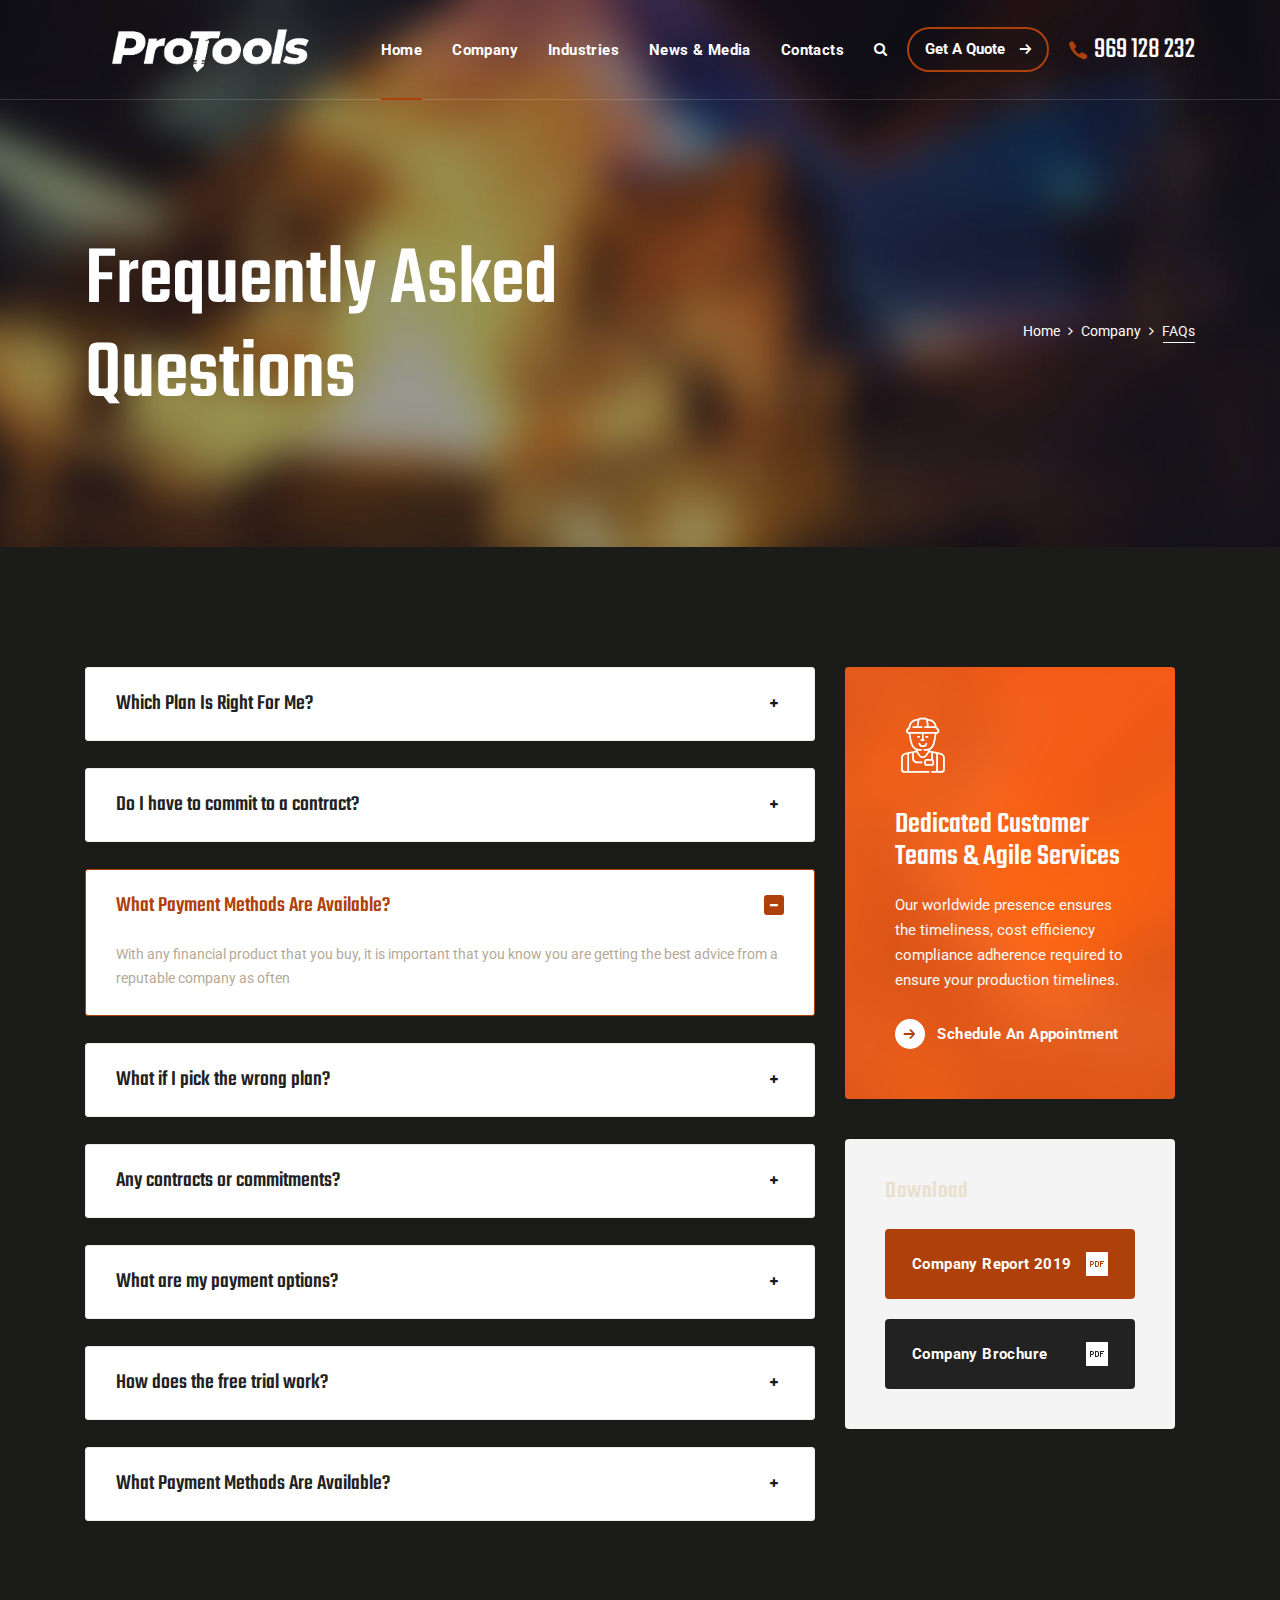
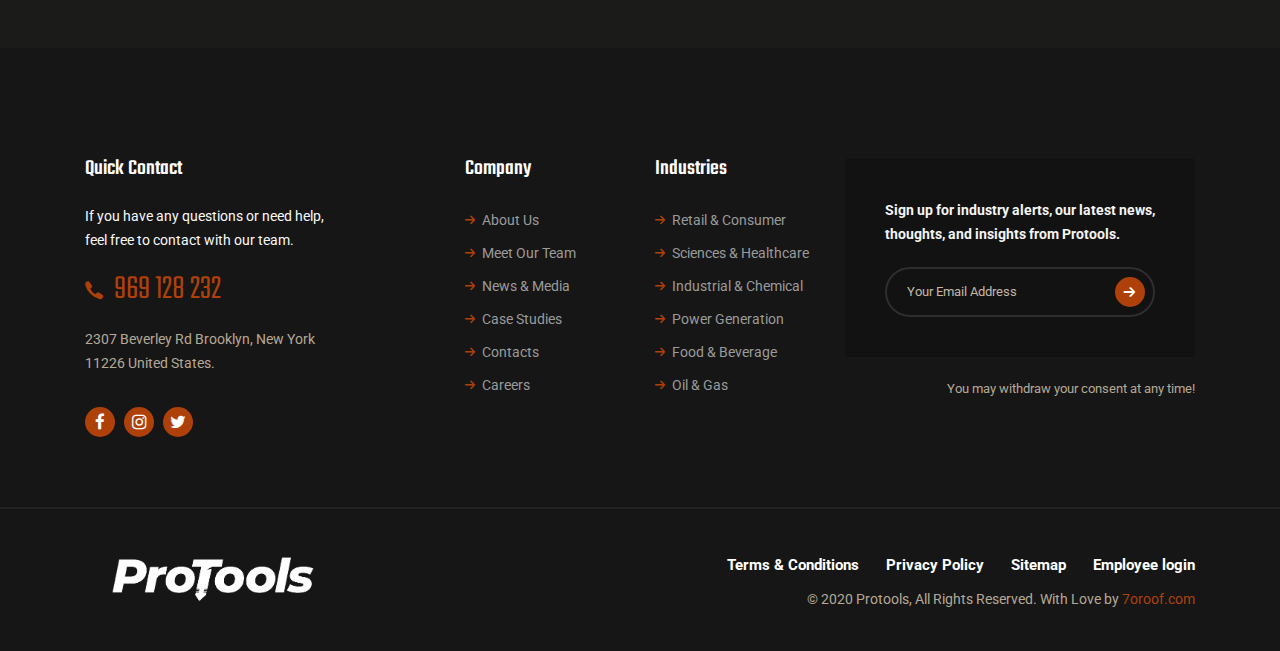
<file: faqs.html>
<!DOCTYPE html>
<html lang="en">

<head>
  <meta charset="UTF-8" />
  <meta name="viewport" content="width=device-width, initial-scale=1.0" />
  <meta http-equiv="X-UA-Compatible" content="ie=edge" />
  <meta name="description" content="Protools - Factory and Manufacturing Html Template">
  <link href="assets/images/favicon/favicon.png" rel="icon">
  <title>Protools - Factory and Manufacturing Html Template</title>
  <link rel="stylesheet"
    href="https://fonts.googleapis.com/css?family=Roboto:400,500,700%7cTeko:400,500,600,700&display=swap">
  <link rel="stylesheet" href="assets/css/libraries.css">
  <link rel="stylesheet" href="assets/css/style.css">
</head>

<body>
  <div class="wrapper">
    <!-- =========================
        Header
    =========================== -->
    <header id="header" class="header header-transparent">
      <nav class="navbar navbar-expand-lg sticky-navbar">
        <div class="container">
          <a class="navbar-brand" href="index.html">
            <img src="assets/images/logo/logo-light.png" class="logo-light" alt="logo">
            <img src="assets/images/logo/logo-dark.png" class="logo-dark" alt="logo">
          </a>
          <button class="navbar-toggler" type="button">
            <span class="menu-lines"><span></span></span>
          </button>
          <div class="collapse navbar-collapse" id="mainNavigation">
            <ul class="navbar-nav ml-auto">
              <li class="nav__item with-dropdown">
                <a href="index.html" class="dropdown-toggle nav__item-link active">Home</a>
                <i class="fa fa-angle-right" data-toggle="dropdown"></i>
                <ul class="dropdown-menu">
                  <li class="nav__item"><a href="index.html" class="nav__item-link">Home Moderm</a></li>
                  <!-- /.nav-item -->
                  <li class="nav__item"><a href="home-classic.html" class="nav__item-link">Home classic</a></li>
                  <!-- /.nav-item -->
                </ul><!-- /.dropdown-menu -->
              </li><!-- /.nav-item -->
              <li class="nav__item with-dropdown">
                <a href="about-us.html" class="dropdown-toggle nav__item-link">Company</a>
                <i class="fa fa-angle-right" data-toggle="dropdown"></i>
                <ul class="dropdown-menu">
                  <li class="nav__item"><a href="about-us.html" class="nav__item-link">About Us</a></li>
                  <!-- /.nav-item -->
                  <li class="nav__item"><a href="why-us.html" class="nav__item-link">Why Choose Us</a></li>
                  <!-- /.nav-item -->
                  <li class="nav__item"><a href="leadership-team.html" class="nav__item-link">Leadership Team</a></li>
                  <!-- /.nav-item -->
                  <li class="nav__item"><a href="pricing.html" class="nav__item-link">Pricing & Plans</a></li>
                  <!-- /.nav-item -->
                  <li class="nav__item"><a href="faqs.html" class="nav__item-link">Help & FAQs</a></li>
                  <!-- /.nav-item -->
                  <li class="nav__item"><a href="careers.html" class="nav__item-link">careers</a></li>
                  <!-- /.nav-item -->
                </ul><!-- /.dropdown-menu -->
              </li><!-- /.nav-item -->
              <li class="nav__item with-dropdown">
                <a href="Industries-industry-served.html" class="dropdown-toggle nav__item-link">Industries</a>
                <i class="fa fa-angle-right" data-toggle="dropdown"></i>
                <ul class="dropdown-menu wide-dropdown-menu">
                  <li class="nav__item">
                    <div class="row mx-0">
                      <div class="col-sm-6 dropdown-menu-col">
                        <h6>Industries Served</h6>
                        <ul class="nav flex-column">
                          <li class="nav__item">
                            <a class="nav__item-link" href="industries-single-industry.html">Petroleum & Gas</a>
                          </li> <!-- /.nav-item -->
                          <li class="nav__item">
                            <a class="nav__item-link" href="industries-single-industry.html">Construction &
                              Engineering</a>
                          </li> <!-- /.nav-item -->
                          <li class="nav__item">
                            <a class="nav__item-link" href="industries-single-industry.html">Mechanical Engineering</a>
                          </li> <!-- /.nav-item -->
                          <li class="nav__item">
                            <a class="nav__item-link" href="industries-single-industry.html">Industrial Chemicals</a>
                          </li> <!-- /.nav-item -->
                          <li class="nav__item">
                            <a class="nav__item-link" href="industries-single-industry.html">Automotive
                              Manufacturing</a>
                          </li> <!-- /.nav-item -->
                          <li class="nav__item">
                            <a class="nav__item-link" href="industries-single-industry.html">Bridge Construction</a>
                          </li><!-- /.nav-item -->
                        </ul>
                      </div><!-- /.col-sm-6 -->
                      <div class="col-sm-6 dropdown-menu-col">
                        <h6>Industry Sectors</h6>
                        <ul class="nav flex-column">
                          <li class="nav__item">
                            <a class="nav__item-link" href="industries-single-sector.html">Retail & Consumer</a>
                          </li> <!-- /.nav-item -->
                          <li class="nav__item">
                            <a class="nav__item-link" href="industries-single-sector.html">Sciences & Healthcare</a>
                          </li> <!-- /.nav-item -->
                          <li class="nav__item">
                            <a class="nav__item-link" href="industries-single-sector.html">Industrial & Chemical</a>
                          </li> <!-- /.nav-item -->
                          <li class="nav__item">
                            <a class="nav__item-link" href="industries-single-sector.html">Power Generation</a>
                          </li> <!-- /.nav-item -->
                          <li class="nav__item">
                            <a class="nav__item-link" href="industries-single-sector.html">Food & Beverage</a>
                          </li> <!-- /.nav-item -->
                          <li class="nav__item">
                            <a class="nav__item-link" href="industries-single-sector.html">Oil & Gas</a>
                          </li><!-- /.nav-item -->
                        </ul>
                      </div><!-- /.col-sm-6 -->
                    </div><!-- /.row -->
                  </li><!-- /.nav-item -->
                </ul><!-- /.dropdown-menu -->
              </li><!-- /.nav-item -->
              <li class="nav__item with-dropdown">
                <a href="blog.html" class="dropdown-toggle nav__item-link">News & Media</a>
                <i class="fa fa-angle-right" data-toggle="dropdown"></i>
                <ul class="dropdown-menu">
                  <li class="nav__item">
                    <a href="blog.html" class="nav__item-link">Our Blog</a>
                  </li><!-- /.nav-item -->
                  <li class="nav__item">
                    <a href="blog-single-post.html" class="nav__item-link">Single Blog Post</a>
                  </li><!-- /.nav-item -->
                  <li class="nav__item">
                    <a href="case-studies-grid.html" class="nav__item-link">Case Studies Grid</a>
                  </li><!-- /.nav-item -->
                  <li class="nav__item">
                    <a href="case-studies-single.html" class="nav__item-link">Single Case Study</a>
                  </li><!-- /.nav-item -->
                </ul><!-- /.dropdown-menu -->
              </li><!-- /.nav-item -->
              <li class="nav__item">
                <a href="contacs.html" class="nav__item-link">Contacts</a>
              </li><!-- /.nav-item -->
            </ul><!-- /.navbar-nav -->
          </div><!-- /.navbar-collapse -->
          <div class="navbar-modules">
            <ul class="list-unstyled d-flex align-items-center modules__btns-list">
              <li><a href="#" class="module__btn module__btn-search"><i class="fa fa-search"></i></a></li>
              <li class="d-none d-lg-block"><a href="request-quote.html"
                  class="btn btn__primary btn__bordered module__btn-request">
                  <span>Get A Quote</span><i class="icon-arrow-right"></i>
                </a></li>
              <li class="d-none d-lg-block">
                <div class="module__btn module__btn-phone d-flex align-items-center">
                  <i class="icon-phone"></i>
                  <a href="tel:969128232">969 128 232</a>
                </div>
              </li>
            </ul><!-- /.modules-wrapper -->
          </div><!-- /.navbar-modules -->
        </div><!-- /.container -->
      </nav><!-- /.navabr -->
    </header><!-- /.Header -->

    <!-- ========================
       page title 
    =========================== -->
    <section id="pageTitle" class="page-title page-title-layout5 bg-overlay bg-parallax">
      <div class="bg-img"><img src="assets/images/page-titles/5.jpg" alt="background"></div>
      <div class="container">
        <div class="row align-items-center">
          <div class="col-sm-12 col-md-12 col-lg-7">
            <h1 class="pagetitle__heading">Frequently Asked Questions</h1>
          </div><!-- /.col-lg-5-->
          <div class="col-sm-12 col-md-12 col-lg-5">
            <nav aria-label="breadcrumb">
              <ol class="breadcrumb justify-content-end">
                <li class="breadcrumb-item"><a href="#">Home</a></li>
                <li class="breadcrumb-item"><a href="#">Company</a></li>
                <li class="breadcrumb-item active" aria-current="page">FAQs</li>
              </ol>
            </nav>
          </div><!-- /.col-lg-7-->
        </div><!-- /.row -->
      </div><!-- /.container -->
    </section><!-- /.page-title -->

    <!-- ======================
       FAQ
    ========================= -->
    <section id="faq" class="faq pt-120">
      <div class="container">
        <div class="row" id="accordion">
          <div class="col-sm-12 col-md-12 col-lg-8">
            <div class="accordion-item">
              <div class="accordion__item-header" data-toggle="collapse" data-target="#collapse1">
                <a class="accordion__item-title" href="#">Which Plan Is Right For Me?</a>
              </div><!-- /.accordion-item-header -->
              <div id="collapse1" class="collapse" data-parent="#accordion">
                <div class="accordion__item-body">
                  <p>With any financial product that you buy, it is important that you know you are getting the best
                    advice from a reputable company as often</p>
                </div><!-- /.accordion-item-body -->
              </div>
            </div><!-- /.accordion-item -->
            <div class="accordion-item">
              <div class="accordion__item-header" data-toggle="collapse" data-target="#collapse2">
                <a class="accordion__item-title" href="#">Do I have to commit to a contract?</a>
              </div><!-- /.accordion-item-header -->
              <div id="collapse2" class="collapse" data-parent="#accordion">
                <div class="accordion__item-body">
                  <p>With any financial product that you buy, it is important that you know you are getting the best
                    advice from a reputable company as often</p>
                </div><!-- /.accordion-item-body -->
              </div>
            </div><!-- /.accordion-item -->
            <div class="accordion-item opened">
              <div class="accordion__item-header" data-toggle="collapse" data-target="#collapse3">
                <a class="accordion__item-title" href="#">What Payment Methods Are Available?</a>
              </div><!-- /.accordion-item-header -->
              <div id="collapse3" class="collapse show" data-parent="#accordion">
                <div class="accordion__item-body">
                  <p>With any financial product that you buy, it is important that you know you are getting the best
                    advice from a reputable company as often</p>
                </div><!-- /.accordion-item-body -->
              </div>
            </div><!-- /.accordion-item -->
            <div class="accordion-item">
              <div class="accordion__item-header" data-toggle="collapse" data-target="#collapse4">
                <a class="accordion__item-title" href="#">What if I pick the wrong plan?</a>
              </div><!-- /.accordion-item-header -->
              <div id="collapse4" class="collapse" data-parent="#accordion">
                <div class="accordion__item-body">
                  <p>With any financial product that you buy, it is important that you know you are getting the best
                    advice from a reputable company as often</p>
                </div><!-- /.accordion-item-body -->
              </div>
            </div><!-- /.accordion-item -->
            <div class="accordion-item">
              <div class="accordion__item-header" data-toggle="collapse" data-target="#collapse5">
                <a class="accordion__item-title" href="#">Any contracts or commitments?</a>
              </div><!-- /.accordion-item-header -->
              <div id="collapse5" class="collapse" data-parent="#accordion">
                <div class="accordion__item-body">
                  <p>With any financial product that you buy, it is important that you know you are getting the best
                    advice from a reputable company as often</p>
                </div><!-- /.accordion-item-body -->
              </div>
            </div><!-- /.accordion-item -->
            <div class="accordion-item">
              <div class="accordion__item-header" data-toggle="collapse" data-target="#collapse6">
                <a class="accordion__item-title" href="#">What are my payment options?</a>
              </div><!-- /.accordion-item-header -->
              <div id="collapse6" class="collapse" data-parent="#accordion">
                <div class="accordion__item-body">
                  <p>With any financial product that you buy, it is important that you know you are getting the best
                    advice from a reputable company as often</p>
                </div><!-- /.accordion-item-body -->
              </div>
            </div><!-- /.accordion-item -->
            <div class="accordion-item">
              <div class="accordion__item-header" data-toggle="collapse" data-target="#collapse7">
                <a class="accordion__item-title" href="#">How does the free trial work?</a>
              </div><!-- /.accordion-item-header -->
              <div id="collapse7" class="collapse" data-parent="#accordion">
                <div class="accordion__item-body">
                  <p>With any financial product that you buy, it is important that you know you are getting the best
                    advice from a reputable company as often</p>
                </div><!-- /.accordion-item-body -->
              </div>
            </div><!-- /.accordion-item -->
            <div class="accordion-item">
              <div class="accordion__item-header" data-toggle="collapse" data-target="#collapse8">
                <a class="accordion__item-title" href="#">What Payment Methods Are Available?</a>
              </div><!-- /.accordion-item-header -->
              <div id="collapse8" class="collapse" data-parent="#accordion">
                <div class="accordion__item-body">
                  <p>With any financial product that you buy, it is important that you know you are getting the best
                    advice from a reputable company as often</p>
                </div><!-- /.accordion-item-body -->
              </div>
            </div><!-- /.accordion-item -->
          </div><!-- /.col-lg-8 -->
          <div class="col-sm-12 col-md-12 col-lg-4">
            <aside class="sidebar mb-30">
              <div class="widget widget-help bg-overlay bg-overlay-theme">
                <div class="bg-img"><img src="assets/images/banners/2.jpg" alt="background"></div>
                <div class="widget__content">
                  <div class="widget__icon">
                    <i class="icon-worker-2"></i>
                  </div>
                  <h5>Dedicated Customer Teams & Agile Services</h5>
                  <p>Our worldwide presence ensures the timeliness, cost efficiency compliance adherence required to
                    ensure your production timelines.</p>
                  <a href="#" class="btn btn__white btn__link">
                    <i class="icon-arrow-right"></i> <span>Schedule An Appointment</span>
                  </a>
                </div><!-- /.widget-download -->
              </div><!-- /.widget-help -->
              <div class="widget widget-download">
                <h5 class="widget__title">Download</h5>
                <div class="widget__content">
                  <a href="#" class="btn btn__primary btn__block mb-20">
                    <span>Company Report 2019</span>
                    <img src="assets/images/icons/pdf.png" alt="pdf">
                  </a>
                  <a href="#" class="btn btn__secondary btn__block btn__hover3">
                    <span>Company Brochure</span>
                    <img src="assets/images/icons/pdf.png" alt="pdf">
                  </a>
                </div><!-- /.widget-content -->
              </div><!-- /.widget-download -->
            </aside><!-- /.sidebar -->
          </div><!-- /.col-lg-4 -->
        </div><!-- /.row -->
      </div><!-- /.container -->
    </section><!-- /.FAQ -->


    <!-- ========================
      Footer
    ========================== -->
    <footer id="footer" class="footer">
      <div class="footer-top">
        <div class="container">
          <div class="row">
            <div class="col-sm-12 col-md-12 col-lg-4 col-xl-3 footer__widget footer__widget-about">
              <h6 class="footer__widget-title">Quick Contact</h6>
              <div class="footer__widget-content">
                <p class="color-gray">If you have any questions or need help, feel free to contact with our team.</p>
                <p class="footer__contact-phone">
                  <i class="icon-phone"></i>
                  <a href="tel:969128232">969 128 232</a>
                </p>
                <p>2307 Beverley Rd Brooklyn, New York <br>11226 United States.</p>
                <ul class="social__icons">
                  <li><a href="#"><i class="fa fa-facebook"></i></a></li>
                  <li><a href="#"><i class="fa fa-instagram"></i></a></li>
                  <li><a href="#"><i class="fa fa-twitter"></i></a></li>
                </ul><!-- /.social-icons -->
              </div>
            </div><!-- /.col-xl-3 -->
            <div class="col-6 col-sm-6 col-md-6 col-lg-3 col-xl-2 offset-xl-1 footer__widget footer__widget-nav">
              <h6 class="footer__widget-title">Company</h6>
              <div class="footer__widget-content">
                <nav>
                  <ul class="list-unstyled">
                    <li><a href="#">About Us</a></li>
                    <li><a href="#">Meet Our Team</a></li>
                    <li><a href="#">News & Media</a></li>
                    <li><a href="#">Case Studies</a></li>
                    <li><a href="#">Contacts</a></li>
                    <li><a href="#">Careers</a></li>
                  </ul>
                </nav>
              </div><!-- /.footer-widget-content -->
            </div><!-- /.col-xl-2 -->
            <div class="col-6 col-sm-6 col-md-6 col-lg-3 col-xl-2 footer__widget footer__widget-nav">
              <h6 class="footer__widget-title">Industries</h6>
              <div class="footer__widget-content">
                <nav>
                  <ul class="list-unstyled">
                    <li><a href="#">Retail & Consumer</a></li>
                    <li><a href="#">Sciences & Healthcare</a></li>
                    <li><a href="#">Industrial & Chemical</a></li>
                    <li><a href="#">Power Generation</a></li>
                    <li><a href="#">Food & Beverage</a></li>
                    <li><a href="#">Oil & Gas</a></li>
                  </ul>
                </nav>
              </div><!-- /.footer-widget-content -->
            </div><!-- /.col-xl-2 -->
            <div class="col-sm-12 col-md-10 col-lg-6 col-xl-4 footer__widget footer__widget-newsletter">
              <div class="footer__widget-content">
                <p>Sign up for industry alerts, our latest news, thoughts, and insights from Protools.</p>
                <form class="widget__newsletter-form">
                  <div class="form-group mb-0">
                    <input type="text" class="form-control" placeholder="Your Email Address">
                    <button type="submit" class="btn btn__primary btn__hover2">
                      <i class="icon-arrow-right"></i>
                    </button>
                  </div>
                </form>
              </div><!-- /.footer-widget-content -->
              <p class="text-right fz-13 mt-20 mb-0">You may withdraw your consent at any time!</p>
            </div><!-- /.col-xl-4 -->
          </div><!-- /.row -->
        </div><!-- /.container -->
      </div><!-- /.footer-top -->
      <div class="footer-bottom">
        <div class="container">
          <div class="row">
            <div class="col-sm-12 col-md-3 col-lg-3">
              <img src="assets/images/logo/logo-footer.png" alt="logo">
            </div><!-- /.col-lg-3 -->
            <div class="col-sm-12 col-md-9 col-lg-9 text-right">
              <div class="footer__copyright">
                <nav>
                  <ul class="footer__copyright-links list-unstyled d-flex flex-wrap justify-content-end">
                    <li><a href="#">Terms & Conditions </a></li>
                    <li><a href="#">Privacy Policy</a></li>
                    <li><a href="#">Sitemap</a></li>
                    <li><a href="#">Employee login</a></li>
                  </ul>
                </nav>
                <p class="mb-0"> &copy; 2020 Protools, All Rights Reserved. With Love by
                  <a href="http://themeforest.net/user/7oroof">7oroof.com</a>
                </p>
              </div><!-- /.Footer-copyright -->
            </div><!-- /.col-lg-9 -->
          </div><!-- /.row -->
        </div><!-- /.container -->
      </div><!-- /.Footer-bottom -->
    </footer><!-- /.Footer -->
    <button id="scrollTopBtn"><i class="fa fa-long-arrow-up"></i></button>

    <div class="module__search-container">
      <i class="fa fa-times close-search"></i>
      <form class="module__search-form">
        <input type="text" class="search__input" placeholder="Type Words Then Enter">
        <button class="module__search-btn"><i class="fa fa-search"></i></button>
      </form>
    </div><!-- /.module-search-container -->

  </div><!-- /.wrapper -->

  <script src="assets/js/jquery-3.3.1.min.js"></script>
  <script src="assets/js/plugins.js"></script>
  <script src="assets/js/main.js"></script>
</body>

</html>
</file>
<file: assets/css/libraries.css>
:root {
    --blue: #007bff;
    --indigo: #6610f2;
    --purple: #6f42c1;
    --pink: #e83e8c;
    --red: #dc3545;
    --orange: #fd7e14;
    --yellow: #ffc107;
    --green: #28a745;
    --teal: #20c997;
    --cyan: #17a2b8;
    --white: #fff;
    --gray: #6c757d;
    --gray-dark: #343a40;
    --primary: #007bff;
    --secondary: #6c757d;
    --success: #28a745;
    --info: #17a2b8;
    --warning: #ffc107;
    --danger: #dc3545;
    --light: #f8f9fa;
    --dark: #343a40;
    --breakpoint-xs: 0;
    --breakpoint-sm: 576px;
    --breakpoint-md: 768px;
    --breakpoint-lg: 992px;
    --breakpoint-xl: 1200px;
    --font-family-sans-serif: -apple-system, BlinkMacSystemFont, "Segoe UI", Roboto, "Helvetica Neue", Arial, "Noto Sans", sans-serif, "Apple Color Emoji", "Segoe UI Emoji", "Segoe UI Symbol", "Noto Color Emoji";
    --font-family-monospace: SFMono-Regular, Menlo, Monaco, Consolas, "Liberation Mono", "Courier New", monospace
}

*,
::after,
::before {
    box-sizing: border-box
}

html {
    font-family: sans-serif;
    line-height: 1.15;
    -webkit-text-size-adjust: 100%;
    -webkit-tap-highlight-color: transparent
}

article,
aside,
figcaption,
figure,
footer,
header,
hgroup,
main,
nav,
section {
    display: block
}

body {
    margin: 0;
    font-family: -apple-system, BlinkMacSystemFont, "Segoe UI", Roboto, "Helvetica Neue", Arial, "Noto Sans", sans-serif, "Apple Color Emoji", "Segoe UI Emoji", "Segoe UI Symbol", "Noto Color Emoji";
    font-size: 1rem;
    font-weight: 400;
    line-height: 1.5;
    color: #212529;
    text-align: left;
    background-color: #fff
}

[tabindex="-1"]:focus {
    outline: 0 !important
}

hr {
    box-sizing: content-box;
    height: 0;
    overflow: visible
}

h1,
h2,
h3,
h4,
h5,
h6 {
    margin-top: 0;
    margin-bottom: .5rem
}

p {
    margin-top: 0;
    margin-bottom: 1rem
}

abbr[data-original-title],
abbr[title] {
    text-decoration: underline;
    -webkit-text-decoration: underline dotted;
    text-decoration: underline dotted;
    cursor: help;
    border-bottom: 0;
    -webkit-text-decoration-skip-ink: none;
    text-decoration-skip-ink: none
}

address {
    margin-bottom: 1rem;
    font-style: normal;
    line-height: inherit
}

dl,
ol,
ul {
    margin-top: 0;
    margin-bottom: 1rem
}

ol ol,
ol ul,
ul ol,
ul ul {
    margin-bottom: 0
}

dt {
    font-weight: 700
}

dd {
    margin-bottom: .5rem;
    margin-left: 0
}

blockquote {
    margin: 0 0 1rem
}

b,
strong {
    font-weight: bolder
}

small {
    font-size: 80%
}

sub,
sup {
    position: relative;
    font-size: 75%;
    line-height: 0;
    vertical-align: baseline
}

sub {
    bottom: -.25em
}

sup {
    top: -.5em
}

a {
    color: #007bff;
    text-decoration: none;
    background-color: transparent
}

a:hover {
    color: #0056b3;
    text-decoration: underline
}

a:not([href]):not([tabindex]) {
    color: inherit;
    text-decoration: none
}

a:not([href]):not([tabindex]):focus,
a:not([href]):not([tabindex]):hover {
    color: inherit;
    text-decoration: none
}

a:not([href]):not([tabindex]):focus {
    outline: 0
}

code,
kbd,
pre,
samp {
    font-family: SFMono-Regular, Menlo, Monaco, Consolas, "Liberation Mono", "Courier New", monospace;
    font-size: 1em
}

pre {
    margin-top: 0;
    margin-bottom: 1rem;
    overflow: auto
}

figure {
    margin: 0 0 1rem
}

img {
    vertical-align: middle;
    border-style: none
}

svg {
    overflow: hidden;
    vertical-align: middle
}

table {
    border-collapse: collapse
}

caption {
    padding-top: .75rem;
    padding-bottom: .75rem;
    color: #6c757d;
    text-align: left;
    caption-side: bottom
}

th {
    text-align: inherit
}

label {
    display: inline-block;
    margin-bottom: .5rem
}

button {
    border-radius: 0
}

button:focus {
    outline: 1px dotted;
    outline: 5px auto -webkit-focus-ring-color
}

button,
input,
optgroup,
select,
textarea {
    margin: 0;
    font-family: inherit;
    font-size: inherit;
    line-height: inherit
}

button,
input {
    overflow: visible
}

button,
select {
    text-transform: none
}

select {
    word-wrap: normal
}

[type=button],
[type=reset],
[type=submit],
button {
    -webkit-appearance: button
}

[type=button]:not(:disabled),
[type=reset]:not(:disabled),
[type=submit]:not(:disabled),
button:not(:disabled) {
    cursor: pointer
}

[type=button]::-moz-focus-inner,
[type=reset]::-moz-focus-inner,
[type=submit]::-moz-focus-inner,
button::-moz-focus-inner {
    padding: 0;
    border-style: none
}

input[type=checkbox],
input[type=radio] {
    box-sizing: border-box;
    padding: 0
}

input[type=date],
input[type=datetime-local],
input[type=month],
input[type=time] {
    -webkit-appearance: listbox
}

textarea {
    overflow: auto;
    resize: vertical
}

fieldset {
    min-width: 0;
    padding: 0;
    margin: 0;
    border: 0
}

legend {
    display: block;
    width: 100%;
    max-width: 100%;
    padding: 0;
    margin-bottom: .5rem;
    font-size: 1.5rem;
    line-height: inherit;
    color: inherit;
    white-space: normal
}

progress {
    vertical-align: baseline
}

[type=number]::-webkit-inner-spin-button,
[type=number]::-webkit-outer-spin-button {
    height: auto
}

[type=search] {
    outline-offset: -2px;
    -webkit-appearance: none
}

[type=search]::-webkit-search-decoration {
    -webkit-appearance: none
}

::-webkit-file-upload-button {
    font: inherit;
    -webkit-appearance: button
}

output {
    display: inline-block
}

summary {
    display: list-item;
    cursor: pointer
}

template {
    display: none
}

[hidden] {
    display: none !important
}

.h1,
.h2,
.h3,
.h4,
.h5,
.h6,
h1,
h2,
h3,
h4,
h5,
h6 {
    margin-bottom: .5rem;
    font-weight: 500;
    line-height: 1.2
}

.h1,
h1 {
    font-size: 2.5rem
}

.h2,
h2 {
    font-size: 2rem
}

.h3,
h3 {
    font-size: 1.75rem
}

.h4,
h4 {
    font-size: 1.5rem
}

.h5,
h5 {
    font-size: 1.25rem
}

.h6,
h6 {
    font-size: 1rem
}

.lead {
    font-size: 1.25rem;
    font-weight: 300
}

.display-1 {
    font-size: 6rem;
    font-weight: 300;
    line-height: 1.2
}

.display-2 {
    font-size: 5.5rem;
    font-weight: 300;
    line-height: 1.2
}

.display-3 {
    font-size: 4.5rem;
    font-weight: 300;
    line-height: 1.2
}

.display-4 {
    font-size: 3.5rem;
    font-weight: 300;
    line-height: 1.2
}

hr {
    margin-top: 1rem;
    margin-bottom: 1rem;
    border: 0;
    border-top: 1px solid rgba(0, 0, 0, .1)
}

.small,
small {
    font-size: 80%;
    font-weight: 400
}

.mark,
mark {
    padding: .2em;
    background-color: #fcf8e3
}

.list-unstyled {
    padding-left: 0;
    list-style: none
}

.list-inline {
    padding-left: 0;
    list-style: none
}

.list-inline-item {
    display: inline-block
}

.list-inline-item:not(:last-child) {
    margin-right: .5rem
}

.initialism {
    font-size: 90%;
    text-transform: uppercase
}

.blockquote {
    margin-bottom: 1rem;
    font-size: 1.25rem
}

.blockquote-footer {
    display: block;
    font-size: 80%;
    color: #6c757d
}

.blockquote-footer::before {
    content: "\2014\00A0"
}

.img-fluid {
    max-width: 100%;
    height: auto
}

.img-thumbnail {
    padding: .25rem;
    background-color: #fff;
    border: 1px solid #dee2e6;
    border-radius: .25rem;
    max-width: 100%;
    height: auto
}

.figure {
    display: inline-block
}

.figure-img {
    margin-bottom: .5rem;
    line-height: 1
}

.figure-caption {
    font-size: 90%;
    color: #6c757d
}

code {
    font-size: 87.5%;
    color: #e83e8c;
    word-break: break-word
}

a>code {
    color: inherit
}

kbd {
    padding: .2rem .4rem;
    font-size: 87.5%;
    color: #fff;
    background-color: #212529;
    border-radius: .2rem
}

kbd kbd {
    padding: 0;
    font-size: 100%;
    font-weight: 700
}

pre {
    display: block;
    font-size: 87.5%;
    color: #212529
}

pre code {
    font-size: inherit;
    color: inherit;
    word-break: normal
}

.pre-scrollable {
    max-height: 340px;
    overflow-y: scroll
}

.container {
    width: 100%;
    padding-right: 15px;
    padding-left: 15px;
    margin-right: auto;
    margin-left: auto
}

@media (min-width:576px) {
    .container {
        max-width: 540px
    }
}

@media (min-width:768px) {
    .container {
        max-width: 720px
    }
}

@media (min-width:992px) {
    .container {
        max-width: 960px
    }
}

@media (min-width:1200px) {
    .container {
        max-width: 1140px
    }
}

.container-fluid {
    width: 100%;
    padding-right: 15px;
    padding-left: 15px;
    margin-right: auto;
    margin-left: auto
}

.row {
    display: -ms-flexbox;
    display: flex;
    -ms-flex-wrap: wrap;
    flex-wrap: wrap;
    margin-right: -15px;
    margin-left: -15px
}

.no-gutters {
    margin-right: 0;
    margin-left: 0
}

.no-gutters>.col,
.no-gutters>[class*=col-] {
    padding-right: 0;
    padding-left: 0
}

.col,
.col-1,
.col-10,
.col-11,
.col-12,
.col-2,
.col-3,
.col-4,
.col-5,
.col-6,
.col-7,
.col-8,
.col-9,
.col-auto,
.col-lg,
.col-lg-1,
.col-lg-10,
.col-lg-11,
.col-lg-12,
.col-lg-2,
.col-lg-3,
.col-lg-4,
.col-lg-5,
.col-lg-6,
.col-lg-7,
.col-lg-8,
.col-lg-9,
.col-lg-auto,
.col-md,
.col-md-1,
.col-md-10,
.col-md-11,
.col-md-12,
.col-md-2,
.col-md-3,
.col-md-4,
.col-md-5,
.col-md-6,
.col-md-7,
.col-md-8,
.col-md-9,
.col-md-auto,
.col-sm,
.col-sm-1,
.col-sm-10,
.col-sm-11,
.col-sm-12,
.col-sm-2,
.col-sm-3,
.col-sm-4,
.col-sm-5,
.col-sm-6,
.col-sm-7,
.col-sm-8,
.col-sm-9,
.col-sm-auto,
.col-xl,
.col-xl-1,
.col-xl-10,
.col-xl-11,
.col-xl-12,
.col-xl-2,
.col-xl-3,
.col-xl-4,
.col-xl-5,
.col-xl-6,
.col-xl-7,
.col-xl-8,
.col-xl-9,
.col-xl-auto {
    position: relative;
    width: 100%;
    padding-right: 15px;
    padding-left: 15px
}

.col {
    -ms-flex-preferred-size: 0;
    flex-basis: 0;
    -ms-flex-positive: 1;
    flex-grow: 1;
    max-width: 100%
}

.col-auto {
    -ms-flex: 0 0 auto;
    flex: 0 0 auto;
    width: auto;
    max-width: 100%
}

.col-1 {
    -ms-flex: 0 0 8.333333%;
    flex: 0 0 8.333333%;
    max-width: 8.333333%
}

.col-2 {
    -ms-flex: 0 0 16.666667%;
    flex: 0 0 16.666667%;
    max-width: 16.666667%
}

.col-3 {
    -ms-flex: 0 0 25%;
    flex: 0 0 25%;
    max-width: 25%
}

.col-4 {
    -ms-flex: 0 0 33.333333%;
    flex: 0 0 33.333333%;
    max-width: 33.333333%
}

.col-5 {
    -ms-flex: 0 0 41.666667%;
    flex: 0 0 41.666667%;
    max-width: 41.666667%
}

.col-6 {
    -ms-flex: 0 0 50%;
    flex: 0 0 50%;
    max-width: 50%
}

.col-7 {
    -ms-flex: 0 0 58.333333%;
    flex: 0 0 58.333333%;
    max-width: 58.333333%
}

.col-8 {
    -ms-flex: 0 0 66.666667%;
    flex: 0 0 66.666667%;
    max-width: 66.666667%
}

.col-9 {
    -ms-flex: 0 0 75%;
    flex: 0 0 75%;
    max-width: 75%
}

.col-10 {
    -ms-flex: 0 0 83.333333%;
    flex: 0 0 83.333333%;
    max-width: 83.333333%
}

.col-11 {
    -ms-flex: 0 0 91.666667%;
    flex: 0 0 91.666667%;
    max-width: 91.666667%
}

.col-12 {
    -ms-flex: 0 0 100%;
    flex: 0 0 100%;
    max-width: 100%
}

.order-first {
    -ms-flex-order: -1;
    order: -1
}

.order-last {
    -ms-flex-order: 13;
    order: 13
}

.order-0 {
    -ms-flex-order: 0;
    order: 0
}

.order-1 {
    -ms-flex-order: 1;
    order: 1
}

.order-2 {
    -ms-flex-order: 2;
    order: 2
}

.order-3 {
    -ms-flex-order: 3;
    order: 3
}

.order-4 {
    -ms-flex-order: 4;
    order: 4
}

.order-5 {
    -ms-flex-order: 5;
    order: 5
}

.order-6 {
    -ms-flex-order: 6;
    order: 6
}

.order-7 {
    -ms-flex-order: 7;
    order: 7
}

.order-8 {
    -ms-flex-order: 8;
    order: 8
}

.order-9 {
    -ms-flex-order: 9;
    order: 9
}

.order-10 {
    -ms-flex-order: 10;
    order: 10
}

.order-11 {
    -ms-flex-order: 11;
    order: 11
}

.order-12 {
    -ms-flex-order: 12;
    order: 12
}

.offset-1 {
    margin-left: 8.333333%
}

.offset-2 {
    margin-left: 16.666667%
}

.offset-3 {
    margin-left: 25%
}

.offset-4 {
    margin-left: 33.333333%
}

.offset-5 {
    margin-left: 41.666667%
}

.offset-6 {
    margin-left: 50%
}

.offset-7 {
    margin-left: 58.333333%
}

.offset-8 {
    margin-left: 66.666667%
}

.offset-9 {
    margin-left: 75%
}

.offset-10 {
    margin-left: 83.333333%
}

.offset-11 {
    margin-left: 91.666667%
}

@media (min-width:576px) {
    .col-sm {
        -ms-flex-preferred-size: 0;
        flex-basis: 0;
        -ms-flex-positive: 1;
        flex-grow: 1;
        max-width: 100%
    }

    .col-sm-auto {
        -ms-flex: 0 0 auto;
        flex: 0 0 auto;
        width: auto;
        max-width: 100%
    }

    .col-sm-1 {
        -ms-flex: 0 0 8.333333%;
        flex: 0 0 8.333333%;
        max-width: 8.333333%
    }

    .col-sm-2 {
        -ms-flex: 0 0 16.666667%;
        flex: 0 0 16.666667%;
        max-width: 16.666667%
    }

    .col-sm-3 {
        -ms-flex: 0 0 25%;
        flex: 0 0 25%;
        max-width: 25%
    }

    .col-sm-4 {
        -ms-flex: 0 0 33.333333%;
        flex: 0 0 33.333333%;
        max-width: 33.333333%
    }

    .col-sm-5 {
        -ms-flex: 0 0 41.666667%;
        flex: 0 0 41.666667%;
        max-width: 41.666667%
    }

    .col-sm-6 {
        -ms-flex: 0 0 50%;
        flex: 0 0 50%;
        max-width: 50%
    }

    .col-sm-7 {
        -ms-flex: 0 0 58.333333%;
        flex: 0 0 58.333333%;
        max-width: 58.333333%
    }

    .col-sm-8 {
        -ms-flex: 0 0 66.666667%;
        flex: 0 0 66.666667%;
        max-width: 66.666667%
    }

    .col-sm-9 {
        -ms-flex: 0 0 75%;
        flex: 0 0 75%;
        max-width: 75%
    }

    .col-sm-10 {
        -ms-flex: 0 0 83.333333%;
        flex: 0 0 83.333333%;
        max-width: 83.333333%
    }

    .col-sm-11 {
        -ms-flex: 0 0 91.666667%;
        flex: 0 0 91.666667%;
        max-width: 91.666667%
    }

    .col-sm-12 {
        -ms-flex: 0 0 100%;
        flex: 0 0 100%;
        max-width: 100%
    }

    .order-sm-first {
        -ms-flex-order: -1;
        order: -1
    }

    .order-sm-last {
        -ms-flex-order: 13;
        order: 13
    }

    .order-sm-0 {
        -ms-flex-order: 0;
        order: 0
    }

    .order-sm-1 {
        -ms-flex-order: 1;
        order: 1
    }

    .order-sm-2 {
        -ms-flex-order: 2;
        order: 2
    }

    .order-sm-3 {
        -ms-flex-order: 3;
        order: 3
    }

    .order-sm-4 {
        -ms-flex-order: 4;
        order: 4
    }

    .order-sm-5 {
        -ms-flex-order: 5;
        order: 5
    }

    .order-sm-6 {
        -ms-flex-order: 6;
        order: 6
    }

    .order-sm-7 {
        -ms-flex-order: 7;
        order: 7
    }

    .order-sm-8 {
        -ms-flex-order: 8;
        order: 8
    }

    .order-sm-9 {
        -ms-flex-order: 9;
        order: 9
    }

    .order-sm-10 {
        -ms-flex-order: 10;
        order: 10
    }

    .order-sm-11 {
        -ms-flex-order: 11;
        order: 11
    }

    .order-sm-12 {
        -ms-flex-order: 12;
        order: 12
    }

    .offset-sm-0 {
        margin-left: 0
    }

    .offset-sm-1 {
        margin-left: 8.333333%
    }

    .offset-sm-2 {
        margin-left: 16.666667%
    }

    .offset-sm-3 {
        margin-left: 25%
    }

    .offset-sm-4 {
        margin-left: 33.333333%
    }

    .offset-sm-5 {
        margin-left: 41.666667%
    }

    .offset-sm-6 {
        margin-left: 50%
    }

    .offset-sm-7 {
        margin-left: 58.333333%
    }

    .offset-sm-8 {
        margin-left: 66.666667%
    }

    .offset-sm-9 {
        margin-left: 75%
    }

    .offset-sm-10 {
        margin-left: 83.333333%
    }

    .offset-sm-11 {
        margin-left: 91.666667%
    }
}

@media (min-width:768px) {
    .col-md {
        -ms-flex-preferred-size: 0;
        flex-basis: 0;
        -ms-flex-positive: 1;
        flex-grow: 1;
        max-width: 100%
    }

    .col-md-auto {
        -ms-flex: 0 0 auto;
        flex: 0 0 auto;
        width: auto;
        max-width: 100%
    }

    .col-md-1 {
        -ms-flex: 0 0 8.333333%;
        flex: 0 0 8.333333%;
        max-width: 8.333333%
    }

    .col-md-2 {
        -ms-flex: 0 0 16.666667%;
        flex: 0 0 16.666667%;
        max-width: 16.666667%
    }

    .col-md-3 {
        -ms-flex: 0 0 25%;
        flex: 0 0 25%;
        max-width: 25%
    }

    .col-md-4 {
        -ms-flex: 0 0 33.333333%;
        flex: 0 0 33.333333%;
        max-width: 33.333333%
    }

    .col-md-5 {
        -ms-flex: 0 0 41.666667%;
        flex: 0 0 41.666667%;
        max-width: 41.666667%
    }

    .col-md-6 {
        -ms-flex: 0 0 50%;
        flex: 0 0 50%;
        max-width: 50%
    }

    .col-md-7 {
        -ms-flex: 0 0 58.333333%;
        flex: 0 0 58.333333%;
        max-width: 58.333333%
    }

    .col-md-8 {
        -ms-flex: 0 0 66.666667%;
        flex: 0 0 66.666667%;
        max-width: 66.666667%
    }

    .col-md-9 {
        -ms-flex: 0 0 75%;
        flex: 0 0 75%;
        max-width: 75%
    }

    .col-md-10 {
        -ms-flex: 0 0 83.333333%;
        flex: 0 0 83.333333%;
        max-width: 83.333333%
    }

    .col-md-11 {
        -ms-flex: 0 0 91.666667%;
        flex: 0 0 91.666667%;
        max-width: 91.666667%
    }

    .col-md-12 {
        -ms-flex: 0 0 100%;
        flex: 0 0 100%;
        max-width: 100%
    }

    .order-md-first {
        -ms-flex-order: -1;
        order: -1
    }

    .order-md-last {
        -ms-flex-order: 13;
        order: 13
    }

    .order-md-0 {
        -ms-flex-order: 0;
        order: 0
    }

    .order-md-1 {
        -ms-flex-order: 1;
        order: 1
    }

    .order-md-2 {
        -ms-flex-order: 2;
        order: 2
    }

    .order-md-3 {
        -ms-flex-order: 3;
        order: 3
    }

    .order-md-4 {
        -ms-flex-order: 4;
        order: 4
    }

    .order-md-5 {
        -ms-flex-order: 5;
        order: 5
    }

    .order-md-6 {
        -ms-flex-order: 6;
        order: 6
    }

    .order-md-7 {
        -ms-flex-order: 7;
        order: 7
    }

    .order-md-8 {
        -ms-flex-order: 8;
        order: 8
    }

    .order-md-9 {
        -ms-flex-order: 9;
        order: 9
    }

    .order-md-10 {
        -ms-flex-order: 10;
        order: 10
    }

    .order-md-11 {
        -ms-flex-order: 11;
        order: 11
    }

    .order-md-12 {
        -ms-flex-order: 12;
        order: 12
    }

    .offset-md-0 {
        margin-left: 0
    }

    .offset-md-1 {
        margin-left: 8.333333%
    }

    .offset-md-2 {
        margin-left: 16.666667%
    }

    .offset-md-3 {
        margin-left: 25%
    }

    .offset-md-4 {
        margin-left: 33.333333%
    }

    .offset-md-5 {
        margin-left: 41.666667%
    }

    .offset-md-6 {
        margin-left: 50%
    }

    .offset-md-7 {
        margin-left: 58.333333%
    }

    .offset-md-8 {
        margin-left: 66.666667%
    }

    .offset-md-9 {
        margin-left: 75%
    }

    .offset-md-10 {
        margin-left: 83.333333%
    }

    .offset-md-11 {
        margin-left: 91.666667%
    }
}

@media (min-width:992px) {
    .col-lg {
        -ms-flex-preferred-size: 0;
        flex-basis: 0;
        -ms-flex-positive: 1;
        flex-grow: 1;
        max-width: 100%
    }

    .col-lg-auto {
        -ms-flex: 0 0 auto;
        flex: 0 0 auto;
        width: auto;
        max-width: 100%
    }

    .col-lg-1 {
        -ms-flex: 0 0 8.333333%;
        flex: 0 0 8.333333%;
        max-width: 8.333333%
    }

    .col-lg-2 {
        -ms-flex: 0 0 16.666667%;
        flex: 0 0 16.666667%;
        max-width: 16.666667%
    }

    .col-lg-3 {
        -ms-flex: 0 0 25%;
        flex: 0 0 25%;
        max-width: 25%
    }

    .col-lg-4 {
        -ms-flex: 0 0 33.333333%;
        flex: 0 0 33.333333%;
        max-width: 33.333333%
    }

    .col-lg-5 {
        -ms-flex: 0 0 41.666667%;
        flex: 0 0 41.666667%;
        max-width: 41.666667%
    }

    .col-lg-6 {
        -ms-flex: 0 0 50%;
        flex: 0 0 50%;
        max-width: 50%
    }

    .col-lg-7 {
        -ms-flex: 0 0 58.333333%;
        flex: 0 0 58.333333%;
        max-width: 58.333333%
    }

    .col-lg-8 {
        -ms-flex: 0 0 66.666667%;
        flex: 0 0 66.666667%;
        max-width: 66.666667%
    }

    .col-lg-9 {
        -ms-flex: 0 0 75%;
        flex: 0 0 75%;
        max-width: 75%
    }

    .col-lg-10 {
        -ms-flex: 0 0 83.333333%;
        flex: 0 0 83.333333%;
        max-width: 83.333333%
    }

    .col-lg-11 {
        -ms-flex: 0 0 91.666667%;
        flex: 0 0 91.666667%;
        max-width: 91.666667%
    }

    .col-lg-12 {
        -ms-flex: 0 0 100%;
        flex: 0 0 100%;
        max-width: 100%
    }

    .order-lg-first {
        -ms-flex-order: -1;
        order: -1
    }

    .order-lg-last {
        -ms-flex-order: 13;
        order: 13
    }

    .order-lg-0 {
        -ms-flex-order: 0;
        order: 0
    }

    .order-lg-1 {
        -ms-flex-order: 1;
        order: 1
    }

    .order-lg-2 {
        -ms-flex-order: 2;
        order: 2
    }

    .order-lg-3 {
        -ms-flex-order: 3;
        order: 3
    }

    .order-lg-4 {
        -ms-flex-order: 4;
        order: 4
    }

    .order-lg-5 {
        -ms-flex-order: 5;
        order: 5
    }

    .order-lg-6 {
        -ms-flex-order: 6;
        order: 6
    }

    .order-lg-7 {
        -ms-flex-order: 7;
        order: 7
    }

    .order-lg-8 {
        -ms-flex-order: 8;
        order: 8
    }

    .order-lg-9 {
        -ms-flex-order: 9;
        order: 9
    }

    .order-lg-10 {
        -ms-flex-order: 10;
        order: 10
    }

    .order-lg-11 {
        -ms-flex-order: 11;
        order: 11
    }

    .order-lg-12 {
        -ms-flex-order: 12;
        order: 12
    }

    .offset-lg-0 {
        margin-left: 0
    }

    .offset-lg-1 {
        margin-left: 8.333333%
    }

    .offset-lg-2 {
        margin-left: 16.666667%
    }

    .offset-lg-3 {
        margin-left: 25%
    }

    .offset-lg-4 {
        margin-left: 33.333333%
    }

    .offset-lg-5 {
        margin-left: 41.666667%
    }

    .offset-lg-6 {
        margin-left: 50%
    }

    .offset-lg-7 {
        margin-left: 58.333333%
    }

    .offset-lg-8 {
        margin-left: 66.666667%
    }

    .offset-lg-9 {
        margin-left: 75%
    }

    .offset-lg-10 {
        margin-left: 83.333333%
    }

    .offset-lg-11 {
        margin-left: 91.666667%
    }
}

@media (min-width:1200px) {
    .col-xl {
        -ms-flex-preferred-size: 0;
        flex-basis: 0;
        -ms-flex-positive: 1;
        flex-grow: 1;
        max-width: 100%
    }

    .col-xl-auto {
        -ms-flex: 0 0 auto;
        flex: 0 0 auto;
        width: auto;
        max-width: 100%
    }

    .col-xl-1 {
        -ms-flex: 0 0 8.333333%;
        flex: 0 0 8.333333%;
        max-width: 8.333333%
    }

    .col-xl-2 {
        -ms-flex: 0 0 16.666667%;
        flex: 0 0 16.666667%;
        max-width: 16.666667%
    }

    .col-xl-3 {
        -ms-flex: 0 0 25%;
        flex: 0 0 25%;
        max-width: 25%
    }

    .col-xl-4 {
        -ms-flex: 0 0 33.333333%;
        flex: 0 0 33.333333%;
        max-width: 33.333333%
    }

    .col-xl-5 {
        -ms-flex: 0 0 41.666667%;
        flex: 0 0 41.666667%;
        max-width: 41.666667%
    }

    .col-xl-6 {
        -ms-flex: 0 0 50%;
        flex: 0 0 50%;
        max-width: 50%
    }

    .col-xl-7 {
        -ms-flex: 0 0 58.333333%;
        flex: 0 0 58.333333%;
        max-width: 58.333333%
    }

    .col-xl-8 {
        -ms-flex: 0 0 66.666667%;
        flex: 0 0 66.666667%;
        max-width: 66.666667%
    }

    .col-xl-9 {
        -ms-flex: 0 0 75%;
        flex: 0 0 75%;
        max-width: 75%
    }

    .col-xl-10 {
        -ms-flex: 0 0 83.333333%;
        flex: 0 0 83.333333%;
        max-width: 83.333333%
    }

    .col-xl-11 {
        -ms-flex: 0 0 91.666667%;
        flex: 0 0 91.666667%;
        max-width: 91.666667%
    }

    .col-xl-12 {
        -ms-flex: 0 0 100%;
        flex: 0 0 100%;
        max-width: 100%
    }

    .order-xl-first {
        -ms-flex-order: -1;
        order: -1
    }

    .order-xl-last {
        -ms-flex-order: 13;
        order: 13
    }

    .order-xl-0 {
        -ms-flex-order: 0;
        order: 0
    }

    .order-xl-1 {
        -ms-flex-order: 1;
        order: 1
    }

    .order-xl-2 {
        -ms-flex-order: 2;
        order: 2
    }

    .order-xl-3 {
        -ms-flex-order: 3;
        order: 3
    }

    .order-xl-4 {
        -ms-flex-order: 4;
        order: 4
    }

    .order-xl-5 {
        -ms-flex-order: 5;
        order: 5
    }

    .order-xl-6 {
        -ms-flex-order: 6;
        order: 6
    }

    .order-xl-7 {
        -ms-flex-order: 7;
        order: 7
    }

    .order-xl-8 {
        -ms-flex-order: 8;
        order: 8
    }

    .order-xl-9 {
        -ms-flex-order: 9;
        order: 9
    }

    .order-xl-10 {
        -ms-flex-order: 10;
        order: 10
    }

    .order-xl-11 {
        -ms-flex-order: 11;
        order: 11
    }

    .order-xl-12 {
        -ms-flex-order: 12;
        order: 12
    }

    .offset-xl-0 {
        margin-left: 0
    }

    .offset-xl-1 {
        margin-left: 8.333333%
    }

    .offset-xl-2 {
        margin-left: 16.666667%
    }

    .offset-xl-3 {
        margin-left: 25%
    }

    .offset-xl-4 {
        margin-left: 33.333333%
    }

    .offset-xl-5 {
        margin-left: 41.666667%
    }

    .offset-xl-6 {
        margin-left: 50%
    }

    .offset-xl-7 {
        margin-left: 58.333333%
    }

    .offset-xl-8 {
        margin-left: 66.666667%
    }

    .offset-xl-9 {
        margin-left: 75%
    }

    .offset-xl-10 {
        margin-left: 83.333333%
    }

    .offset-xl-11 {
        margin-left: 91.666667%
    }
}

.table {
    width: 100%;
    margin-bottom: 1rem;
    color: #212529
}

.table td,
.table th {
    padding: .75rem;
    vertical-align: top;
    border-top: 1px solid #dee2e6
}

.table thead th {
    vertical-align: bottom;
    border-bottom: 2px solid #dee2e6
}

.table tbody+tbody {
    border-top: 2px solid #dee2e6
}

.table-sm td,
.table-sm th {
    padding: .3rem
}

.table-bordered {
    border: 1px solid #dee2e6
}

.table-bordered td,
.table-bordered th {
    border: 1px solid #dee2e6
}

.table-bordered thead td,
.table-bordered thead th {
    border-bottom-width: 2px
}

.table-borderless tbody+tbody,
.table-borderless td,
.table-borderless th,
.table-borderless thead th {
    border: 0
}

.table-striped tbody tr:nth-of-type(odd) {
    background-color: rgba(0, 0, 0, .05)
}

.table-hover tbody tr:hover {
    color: #212529;
    background-color: rgba(0, 0, 0, .075)
}

.table-primary,
.table-primary>td,
.table-primary>th {
    background-color: #b8daff
}

.table-primary tbody+tbody,
.table-primary td,
.table-primary th,
.table-primary thead th {
    border-color: #7abaff
}

.table-hover .table-primary:hover {
    background-color: #9fcdff
}

.table-hover .table-primary:hover>td,
.table-hover .table-primary:hover>th {
    background-color: #9fcdff
}

.table-secondary,
.table-secondary>td,
.table-secondary>th {
    background-color: #d6d8db
}

.table-secondary tbody+tbody,
.table-secondary td,
.table-secondary th,
.table-secondary thead th {
    border-color: #b3b7bb
}

.table-hover .table-secondary:hover {
    background-color: #c8cbcf
}

.table-hover .table-secondary:hover>td,
.table-hover .table-secondary:hover>th {
    background-color: #c8cbcf
}

.table-success,
.table-success>td,
.table-success>th {
    background-color: #c3e6cb
}

.table-success tbody+tbody,
.table-success td,
.table-success th,
.table-success thead th {
    border-color: #8fd19e
}

.table-hover .table-success:hover {
    background-color: #b1dfbb
}

.table-hover .table-success:hover>td,
.table-hover .table-success:hover>th {
    background-color: #b1dfbb
}

.table-info,
.table-info>td,
.table-info>th {
    background-color: #bee5eb
}

.table-info tbody+tbody,
.table-info td,
.table-info th,
.table-info thead th {
    border-color: #86cfda
}

.table-hover .table-info:hover {
    background-color: #abdde5
}

.table-hover .table-info:hover>td,
.table-hover .table-info:hover>th {
    background-color: #abdde5
}

.table-warning,
.table-warning>td,
.table-warning>th {
    background-color: #ffeeba
}

.table-warning tbody+tbody,
.table-warning td,
.table-warning th,
.table-warning thead th {
    border-color: #ffdf7e
}

.table-hover .table-warning:hover {
    background-color: #ffe8a1
}

.table-hover .table-warning:hover>td,
.table-hover .table-warning:hover>th {
    background-color: #ffe8a1
}

.table-danger,
.table-danger>td,
.table-danger>th {
    background-color: #f5c6cb
}

.table-danger tbody+tbody,
.table-danger td,
.table-danger th,
.table-danger thead th {
    border-color: #ed969e
}

.table-hover .table-danger:hover {
    background-color: #f1b0b7
}

.table-hover .table-danger:hover>td,
.table-hover .table-danger:hover>th {
    background-color: #f1b0b7
}

.table-light,
.table-light>td,
.table-light>th {
    background-color: #fdfdfe
}

.table-light tbody+tbody,
.table-light td,
.table-light th,
.table-light thead th {
    border-color: #fbfcfc
}

.table-hover .table-light:hover {
    background-color: #ececf6
}

.table-hover .table-light:hover>td,
.table-hover .table-light:hover>th {
    background-color: #ececf6
}

.table-dark,
.table-dark>td,
.table-dark>th {
    background-color: #c6c8ca
}

.table-dark tbody+tbody,
.table-dark td,
.table-dark th,
.table-dark thead th {
    border-color: #95999c
}

.table-hover .table-dark:hover {
    background-color: #b9bbbe
}

.table-hover .table-dark:hover>td,
.table-hover .table-dark:hover>th {
    background-color: #b9bbbe
}

.table-active,
.table-active>td,
.table-active>th {
    background-color: rgba(0, 0, 0, .075)
}

.table-hover .table-active:hover {
    background-color: rgba(0, 0, 0, .075)
}

.table-hover .table-active:hover>td,
.table-hover .table-active:hover>th {
    background-color: rgba(0, 0, 0, .075)
}

.table .thead-dark th {
    color: #fff;
    background-color: #343a40;
    border-color: #454d55
}

.table .thead-light th {
    color: #495057;
    background-color: #e9ecef;
    border-color: #dee2e6
}

.table-dark {
    color: #fff;
    background-color: #343a40
}

.table-dark td,
.table-dark th,
.table-dark thead th {
    border-color: #454d55
}

.table-dark.table-bordered {
    border: 0
}

.table-dark.table-striped tbody tr:nth-of-type(odd) {
    background-color: rgba(255, 255, 255, .05)
}

.table-dark.table-hover tbody tr:hover {
    color: #fff;
    background-color: rgba(255, 255, 255, .075)
}

@media (max-width:575.98px) {
    .table-responsive-sm {
        display: block;
        width: 100%;
        overflow-x: auto;
        -webkit-overflow-scrolling: touch
    }

    .table-responsive-sm>.table-bordered {
        border: 0
    }
}

@media (max-width:767.98px) {
    .table-responsive-md {
        display: block;
        width: 100%;
        overflow-x: auto;
        -webkit-overflow-scrolling: touch
    }

    .table-responsive-md>.table-bordered {
        border: 0
    }
}

@media (max-width:991.98px) {
    .table-responsive-lg {
        display: block;
        width: 100%;
        overflow-x: auto;
        -webkit-overflow-scrolling: touch
    }

    .table-responsive-lg>.table-bordered {
        border: 0
    }
}

@media (max-width:1199.98px) {
    .table-responsive-xl {
        display: block;
        width: 100%;
        overflow-x: auto;
        -webkit-overflow-scrolling: touch
    }

    .table-responsive-xl>.table-bordered {
        border: 0
    }
}

.table-responsive {
    display: block;
    width: 100%;
    overflow-x: auto;
    -webkit-overflow-scrolling: touch
}

.table-responsive>.table-bordered {
    border: 0
}

.form-control {
    display: block;
    width: 100%;
    height: calc(1.5em + .75rem + 2px);
    padding: .375rem .75rem;
    font-size: 1rem;
    font-weight: 400;
    line-height: 1.5;
    color: #c3b8a6;
    background-color: #212221;
    background-clip: padding-box;
    border: 1px solid #ced4da;
    border-radius: .25rem;
    transition: border-color .15s ease-in-out, box-shadow .15s ease-in-out
}

@media (prefers-reduced-motion:reduce) {
    .form-control {
        transition: none
    }
}

.form-control::-ms-expand {
    background-color: transparent;
    border: 0
}

.form-control:focus {
    color: #c3b8a6;
    background-color: #fff;
    border-color: #80bdff;
    outline: 0;
    box-shadow: 0 0 0 .2rem rgba(0, 123, 255, .25)
}

.form-control::-webkit-input-placeholder {
    color: #6c757d;
    opacity: 1
}

.form-control::-moz-placeholder {
    color: #6c757d;
    opacity: 1
}

.form-control:-ms-input-placeholder {
    color: #6c757d;
    opacity: 1
}

.form-control::-ms-input-placeholder {
    color: #6c757d;
    opacity: 1
}

.form-control::placeholder {
    color: #6c757d;
    opacity: 1
}

.form-control:disabled,
.form-control[readonly] {
    background-color: #e9ecef;
    opacity: 1
}

select.form-control:focus::-ms-value {
    color: #495057;
    background-color: #fff
}

.form-control-file,
.form-control-range {
    display: block;
    width: 100%
}

.col-form-label {
    padding-top: calc(.375rem + 1px);
    padding-bottom: calc(.375rem + 1px);
    margin-bottom: 0;
    font-size: inherit;
    line-height: 1.5
}

.col-form-label-lg {
    padding-top: calc(.5rem + 1px);
    padding-bottom: calc(.5rem + 1px);
    font-size: 1.25rem;
    line-height: 1.5
}

.col-form-label-sm {
    padding-top: calc(.25rem + 1px);
    padding-bottom: calc(.25rem + 1px);
    font-size: .875rem;
    line-height: 1.5
}

.form-control-plaintext {
    display: block;
    width: 100%;
    padding-top: .375rem;
    padding-bottom: .375rem;
    margin-bottom: 0;
    line-height: 1.5;
    color: #212529;
    background-color: transparent;
    border: solid transparent;
    border-width: 1px 0
}

.form-control-plaintext.form-control-lg,
.form-control-plaintext.form-control-sm {
    padding-right: 0;
    padding-left: 0
}

.form-control-sm {
    height: calc(1.5em + .5rem + 2px);
    padding: .25rem .5rem;
    font-size: .875rem;
    line-height: 1.5;
    border-radius: .2rem
}

.form-control-lg {
    height: calc(1.5em + 1rem + 2px);
    padding: .5rem 1rem;
    font-size: 1.25rem;
    line-height: 1.5;
    border-radius: .3rem
}

select.form-control[multiple],
select.form-control[size] {
    height: auto
}

textarea.form-control {
    height: auto
}

.form-group {
    margin-bottom: 1rem
}

.form-text {
    display: block;
    margin-top: .25rem
}

.form-row {
    display: -ms-flexbox;
    display: flex;
    -ms-flex-wrap: wrap;
    flex-wrap: wrap;
    margin-right: -5px;
    margin-left: -5px
}

.form-row>.col,
.form-row>[class*=col-] {
    padding-right: 5px;
    padding-left: 5px
}

.form-check {
    position: relative;
    display: block;
    padding-left: 1.25rem
}

.form-check-input {
    position: absolute;
    margin-top: .3rem;
    margin-left: -1.25rem
}

.form-check-input:disabled~.form-check-label {
    color: #6c757d
}

.form-check-label {
    margin-bottom: 0
}

.form-check-inline {
    display: -ms-inline-flexbox;
    display: inline-flex;
    -ms-flex-align: center;
    align-items: center;
    padding-left: 0;
    margin-right: .75rem
}

.form-check-inline .form-check-input {
    position: static;
    margin-top: 0;
    margin-right: .3125rem;
    margin-left: 0
}

.valid-feedback {
    display: none;
    width: 100%;
    margin-top: .25rem;
    font-size: 80%;
    color: #28a745
}

.valid-tooltip {
    position: absolute;
    top: 100%;
    z-index: 5;
    display: none;
    max-width: 100%;
    padding: .25rem .5rem;
    margin-top: .1rem;
    font-size: .875rem;
    line-height: 1.5;
    color: #fff;
    background-color: rgba(40, 167, 69, .9);
    border-radius: .25rem
}

.form-control.is-valid,
.was-validated .form-control:valid {
    border-color: #28a745;
    padding-right: calc(1.5em + .75rem);
    background-image: url("data:image/svg+xml,%3csvg xmlns='http://www.w3.org/2000/svg' viewBox='0 0 8 8'%3e%3cpath fill='%2328a745' d='M2.3 6.73L.6 4.53c-.4-1.04.46-1.4 1.1-.8l1.1 1.4 3.4-3.8c.6-.63 1.6-.27 1.2.7l-4 4.6c-.43.5-.8.4-1.1.1z'/%3e%3c/svg%3e");
    background-repeat: no-repeat;
    background-position: center right calc(.375em + .1875rem);
    background-size: calc(.75em + .375rem) calc(.75em + .375rem)
}

.form-control.is-valid:focus,
.was-validated .form-control:valid:focus {
    border-color: #28a745;
    box-shadow: 0 0 0 .2rem rgba(40, 167, 69, .25)
}

.form-control.is-valid~.valid-feedback,
.form-control.is-valid~.valid-tooltip,
.was-validated .form-control:valid~.valid-feedback,
.was-validated .form-control:valid~.valid-tooltip {
    display: block
}

.was-validated textarea.form-control:valid,
textarea.form-control.is-valid {
    padding-right: calc(1.5em + .75rem);
    background-position: top calc(.375em + .1875rem) right calc(.375em + .1875rem)
}

.custom-select.is-valid,
.was-validated .custom-select:valid {
    border-color: #28a745;
    padding-right: calc((1em + .75rem) * 3 / 4 + 1.75rem);
    background: url("data:image/svg+xml,%3csvg xmlns='http://www.w3.org/2000/svg' viewBox='0 0 4 5'%3e%3cpath fill='%23343a40' d='M2 0L0 2h4zm0 5L0 3h4z'/%3e%3c/svg%3e") no-repeat right .75rem center/8px 10px, url("data:image/svg+xml,%3csvg xmlns='http://www.w3.org/2000/svg' viewBox='0 0 8 8'%3e%3cpath fill='%2328a745' d='M2.3 6.73L.6 4.53c-.4-1.04.46-1.4 1.1-.8l1.1 1.4 3.4-3.8c.6-.63 1.6-.27 1.2.7l-4 4.6c-.43.5-.8.4-1.1.1z'/%3e%3c/svg%3e") #fff no-repeat center right 1.75rem/calc(.75em + .375rem) calc(.75em + .375rem)
}

.custom-select.is-valid:focus,
.was-validated .custom-select:valid:focus {
    border-color: #28a745;
    box-shadow: 0 0 0 .2rem rgba(40, 167, 69, .25)
}

.custom-select.is-valid~.valid-feedback,
.custom-select.is-valid~.valid-tooltip,
.was-validated .custom-select:valid~.valid-feedback,
.was-validated .custom-select:valid~.valid-tooltip {
    display: block
}

.form-control-file.is-valid~.valid-feedback,
.form-control-file.is-valid~.valid-tooltip,
.was-validated .form-control-file:valid~.valid-feedback,
.was-validated .form-control-file:valid~.valid-tooltip {
    display: block
}

.form-check-input.is-valid~.form-check-label,
.was-validated .form-check-input:valid~.form-check-label {
    color: #28a745
}

.form-check-input.is-valid~.valid-feedback,
.form-check-input.is-valid~.valid-tooltip,
.was-validated .form-check-input:valid~.valid-feedback,
.was-validated .form-check-input:valid~.valid-tooltip {
    display: block
}

.custom-control-input.is-valid~.custom-control-label,
.was-validated .custom-control-input:valid~.custom-control-label {
    color: #28a745
}

.custom-control-input.is-valid~.custom-control-label::before,
.was-validated .custom-control-input:valid~.custom-control-label::before {
    border-color: #28a745
}

.custom-control-input.is-valid~.valid-feedback,
.custom-control-input.is-valid~.valid-tooltip,
.was-validated .custom-control-input:valid~.valid-feedback,
.was-validated .custom-control-input:valid~.valid-tooltip {
    display: block
}

.custom-control-input.is-valid:checked~.custom-control-label::before,
.was-validated .custom-control-input:valid:checked~.custom-control-label::before {
    border-color: #34ce57;
    background-color: #34ce57
}

.custom-control-input.is-valid:focus~.custom-control-label::before,
.was-validated .custom-control-input:valid:focus~.custom-control-label::before {
    box-shadow: 0 0 0 .2rem rgba(40, 167, 69, .25)
}

.custom-control-input.is-valid:focus:not(:checked)~.custom-control-label::before,
.was-validated .custom-control-input:valid:focus:not(:checked)~.custom-control-label::before {
    border-color: #28a745
}

.custom-file-input.is-valid~.custom-file-label,
.was-validated .custom-file-input:valid~.custom-file-label {
    border-color: #28a745
}

.custom-file-input.is-valid~.valid-feedback,
.custom-file-input.is-valid~.valid-tooltip,
.was-validated .custom-file-input:valid~.valid-feedback,
.was-validated .custom-file-input:valid~.valid-tooltip {
    display: block
}

.custom-file-input.is-valid:focus~.custom-file-label,
.was-validated .custom-file-input:valid:focus~.custom-file-label {
    border-color: #28a745;
    box-shadow: 0 0 0 .2rem rgba(40, 167, 69, .25)
}

.invalid-feedback {
    display: none;
    width: 100%;
    margin-top: .25rem;
    font-size: 80%;
    color: #dc3545
}

.invalid-tooltip {
    position: absolute;
    top: 100%;
    z-index: 5;
    display: none;
    max-width: 100%;
    padding: .25rem .5rem;
    margin-top: .1rem;
    font-size: .875rem;
    line-height: 1.5;
    color: #fff;
    background-color: rgba(220, 53, 69, .9);
    border-radius: .25rem
}

.form-control.is-invalid,
.was-validated .form-control:invalid {
    border-color: #dc3545;
    padding-right: calc(1.5em + .75rem);
    background-image: url("data:image/svg+xml,%3csvg xmlns='http://www.w3.org/2000/svg' fill='%23dc3545' viewBox='-2 -2 7 7'%3e%3cpath stroke='%23dc3545' d='M0 0l3 3m0-3L0 3'/%3e%3ccircle r='.5'/%3e%3ccircle cx='3' r='.5'/%3e%3ccircle cy='3' r='.5'/%3e%3ccircle cx='3' cy='3' r='.5'/%3e%3c/svg%3E");
    background-repeat: no-repeat;
    background-position: center right calc(.375em + .1875rem);
    background-size: calc(.75em + .375rem) calc(.75em + .375rem)
}

.form-control.is-invalid:focus,
.was-validated .form-control:invalid:focus {
    border-color: #dc3545;
    box-shadow: 0 0 0 .2rem rgba(220, 53, 69, .25)
}

.form-control.is-invalid~.invalid-feedback,
.form-control.is-invalid~.invalid-tooltip,
.was-validated .form-control:invalid~.invalid-feedback,
.was-validated .form-control:invalid~.invalid-tooltip {
    display: block
}

.was-validated textarea.form-control:invalid,
textarea.form-control.is-invalid {
    padding-right: calc(1.5em + .75rem);
    background-position: top calc(.375em + .1875rem) right calc(.375em + .1875rem)
}

.custom-select.is-invalid,
.was-validated .custom-select:invalid {
    border-color: #dc3545;
    padding-right: calc((1em + .75rem) * 3 / 4 + 1.75rem);
    background: url("data:image/svg+xml,%3csvg xmlns='http://www.w3.org/2000/svg' viewBox='0 0 4 5'%3e%3cpath fill='%23343a40' d='M2 0L0 2h4zm0 5L0 3h4z'/%3e%3c/svg%3e") no-repeat right .75rem center/8px 10px, url("data:image/svg+xml,%3csvg xmlns='http://www.w3.org/2000/svg' fill='%23dc3545' viewBox='-2 -2 7 7'%3e%3cpath stroke='%23dc3545' d='M0 0l3 3m0-3L0 3'/%3e%3ccircle r='.5'/%3e%3ccircle cx='3' r='.5'/%3e%3ccircle cy='3' r='.5'/%3e%3ccircle cx='3' cy='3' r='.5'/%3e%3c/svg%3E") #fff no-repeat center right 1.75rem/calc(.75em + .375rem) calc(.75em + .375rem)
}

.custom-select.is-invalid:focus,
.was-validated .custom-select:invalid:focus {
    border-color: #dc3545;
    box-shadow: 0 0 0 .2rem rgba(220, 53, 69, .25)
}

.custom-select.is-invalid~.invalid-feedback,
.custom-select.is-invalid~.invalid-tooltip,
.was-validated .custom-select:invalid~.invalid-feedback,
.was-validated .custom-select:invalid~.invalid-tooltip {
    display: block
}

.form-control-file.is-invalid~.invalid-feedback,
.form-control-file.is-invalid~.invalid-tooltip,
.was-validated .form-control-file:invalid~.invalid-feedback,
.was-validated .form-control-file:invalid~.invalid-tooltip {
    display: block
}

.form-check-input.is-invalid~.form-check-label,
.was-validated .form-check-input:invalid~.form-check-label {
    color: #dc3545
}

.form-check-input.is-invalid~.invalid-feedback,
.form-check-input.is-invalid~.invalid-tooltip,
.was-validated .form-check-input:invalid~.invalid-feedback,
.was-validated .form-check-input:invalid~.invalid-tooltip {
    display: block
}

.custom-control-input.is-invalid~.custom-control-label,
.was-validated .custom-control-input:invalid~.custom-control-label {
    color: #dc3545
}

.custom-control-input.is-invalid~.custom-control-label::before,
.was-validated .custom-control-input:invalid~.custom-control-label::before {
    border-color: #dc3545
}

.custom-control-input.is-invalid~.invalid-feedback,
.custom-control-input.is-invalid~.invalid-tooltip,
.was-validated .custom-control-input:invalid~.invalid-feedback,
.was-validated .custom-control-input:invalid~.invalid-tooltip {
    display: block
}

.custom-control-input.is-invalid:checked~.custom-control-label::before,
.was-validated .custom-control-input:invalid:checked~.custom-control-label::before {
    border-color: #e4606d;
    background-color: #e4606d
}

.custom-control-input.is-invalid:focus~.custom-control-label::before,
.was-validated .custom-control-input:invalid:focus~.custom-control-label::before {
    box-shadow: 0 0 0 .2rem rgba(220, 53, 69, .25)
}

.custom-control-input.is-invalid:focus:not(:checked)~.custom-control-label::before,
.was-validated .custom-control-input:invalid:focus:not(:checked)~.custom-control-label::before {
    border-color: #dc3545
}

.custom-file-input.is-invalid~.custom-file-label,
.was-validated .custom-file-input:invalid~.custom-file-label {
    border-color: #dc3545
}

.custom-file-input.is-invalid~.invalid-feedback,
.custom-file-input.is-invalid~.invalid-tooltip,
.was-validated .custom-file-input:invalid~.invalid-feedback,
.was-validated .custom-file-input:invalid~.invalid-tooltip {
    display: block
}

.custom-file-input.is-invalid:focus~.custom-file-label,
.was-validated .custom-file-input:invalid:focus~.custom-file-label {
    border-color: #dc3545;
    box-shadow: 0 0 0 .2rem rgba(220, 53, 69, .25)
}

.form-inline {
    display: -ms-flexbox;
    display: flex;
    -ms-flex-flow: row wrap;
    flex-flow: row wrap;
    -ms-flex-align: center;
    align-items: center
}

.form-inline .form-check {
    width: 100%
}

@media (min-width:576px) {
    .form-inline label {
        display: -ms-flexbox;
        display: flex;
        -ms-flex-align: center;
        align-items: center;
        -ms-flex-pack: center;
        justify-content: center;
        margin-bottom: 0
    }

    .form-inline .form-group {
        display: -ms-flexbox;
        display: flex;
        -ms-flex: 0 0 auto;
        flex: 0 0 auto;
        -ms-flex-flow: row wrap;
        flex-flow: row wrap;
        -ms-flex-align: center;
        align-items: center;
        margin-bottom: 0
    }

    .form-inline .form-control {
        display: inline-block;
        width: auto;
        vertical-align: middle
    }

    .form-inline .form-control-plaintext {
        display: inline-block
    }

    .form-inline .custom-select,
    .form-inline .input-group {
        width: auto
    }

    .form-inline .form-check {
        display: -ms-flexbox;
        display: flex;
        -ms-flex-align: center;
        align-items: center;
        -ms-flex-pack: center;
        justify-content: center;
        width: auto;
        padding-left: 0
    }

    .form-inline .form-check-input {
        position: relative;
        -ms-flex-negative: 0;
        flex-shrink: 0;
        margin-top: 0;
        margin-right: .25rem;
        margin-left: 0
    }

    .form-inline .custom-control {
        -ms-flex-align: center;
        align-items: center;
        -ms-flex-pack: center;
        justify-content: center
    }

    .form-inline .custom-control-label {
        margin-bottom: 0
    }
}

.btn {
    display: inline-block;
    font-weight: 400;
    color: #212529;
    text-align: center;
    vertical-align: middle;
    -webkit-user-select: none;
    -moz-user-select: none;
    -ms-user-select: none;
    user-select: none;
    background-color: transparent;
    border: 1px solid transparent;
    padding: .375rem .75rem;
    font-size: 1rem;
    line-height: 1.5;
    border-radius: .25rem;
    transition: color .15s ease-in-out, background-color .15s ease-in-out, border-color .15s ease-in-out, box-shadow .15s ease-in-out
}

@media (prefers-reduced-motion:reduce) {
    .btn {
        transition: none
    }
}

.btn:hover {
    color: #212529;
    text-decoration: none
}

.btn.focus,
.btn:focus {
    outline: 0;
    box-shadow: 0 0 0 .2rem rgba(0, 123, 255, .25)
}

.btn.disabled,
.btn:disabled {
    opacity: .65
}

a.btn.disabled,
fieldset:disabled a.btn {
    pointer-events: none
}

.btn-primary {
    color: #fff;
    background-color: #007bff;
    border-color: #007bff
}

.btn-primary:hover {
    color: #fff;
    background-color: #0069d9;
    border-color: #0062cc
}

.btn-primary.focus,
.btn-primary:focus {
    box-shadow: 0 0 0 .2rem rgba(38, 143, 255, .5)
}

.btn-primary.disabled,
.btn-primary:disabled {
    color: #fff;
    background-color: #007bff;
    border-color: #007bff
}

.btn-primary:not(:disabled):not(.disabled).active,
.btn-primary:not(:disabled):not(.disabled):active,
.show>.btn-primary.dropdown-toggle {
    color: #fff;
    background-color: #0062cc;
    border-color: #005cbf
}

.btn-primary:not(:disabled):not(.disabled).active:focus,
.btn-primary:not(:disabled):not(.disabled):active:focus,
.show>.btn-primary.dropdown-toggle:focus {
    box-shadow: 0 0 0 .2rem rgba(38, 143, 255, .5)
}

.btn-secondary {
    color: #fff;
    background-color: #6c757d;
    border-color: #6c757d
}

.btn-secondary:hover {
    color: #fff;
    background-color: #5a6268;
    border-color: #545b62
}

.btn-secondary.focus,
.btn-secondary:focus {
    box-shadow: 0 0 0 .2rem rgba(130, 138, 145, .5)
}

.btn-secondary.disabled,
.btn-secondary:disabled {
    color: #fff;
    background-color: #6c757d;
    border-color: #6c757d
}

.btn-secondary:not(:disabled):not(.disabled).active,
.btn-secondary:not(:disabled):not(.disabled):active,
.show>.btn-secondary.dropdown-toggle {
    color: #fff;
    background-color: #545b62;
    border-color: #4e555b
}

.btn-secondary:not(:disabled):not(.disabled).active:focus,
.btn-secondary:not(:disabled):not(.disabled):active:focus,
.show>.btn-secondary.dropdown-toggle:focus {
    box-shadow: 0 0 0 .2rem rgba(130, 138, 145, .5)
}

.btn-success {
    color: #fff;
    background-color: #28a745;
    border-color: #28a745
}

.btn-success:hover {
    color: #fff;
    background-color: #218838;
    border-color: #1e7e34
}

.btn-success.focus,
.btn-success:focus {
    box-shadow: 0 0 0 .2rem rgba(72, 180, 97, .5)
}

.btn-success.disabled,
.btn-success:disabled {
    color: #fff;
    background-color: #28a745;
    border-color: #28a745
}

.btn-success:not(:disabled):not(.disabled).active,
.btn-success:not(:disabled):not(.disabled):active,
.show>.btn-success.dropdown-toggle {
    color: #fff;
    background-color: #1e7e34;
    border-color: #1c7430
}

.btn-success:not(:disabled):not(.disabled).active:focus,
.btn-success:not(:disabled):not(.disabled):active:focus,
.show>.btn-success.dropdown-toggle:focus {
    box-shadow: 0 0 0 .2rem rgba(72, 180, 97, .5)
}

.btn-info {
    color: #fff;
    background-color: #17a2b8;
    border-color: #17a2b8
}

.btn-info:hover {
    color: #fff;
    background-color: #138496;
    border-color: #117a8b
}

.btn-info.focus,
.btn-info:focus {
    box-shadow: 0 0 0 .2rem rgba(58, 176, 195, .5)
}

.btn-info.disabled,
.btn-info:disabled {
    color: #fff;
    background-color: #17a2b8;
    border-color: #17a2b8
}

.btn-info:not(:disabled):not(.disabled).active,
.btn-info:not(:disabled):not(.disabled):active,
.show>.btn-info.dropdown-toggle {
    color: #fff;
    background-color: #117a8b;
    border-color: #10707f
}

.btn-info:not(:disabled):not(.disabled).active:focus,
.btn-info:not(:disabled):not(.disabled):active:focus,
.show>.btn-info.dropdown-toggle:focus {
    box-shadow: 0 0 0 .2rem rgba(58, 176, 195, .5)
}

.btn-warning {
    color: #212529;
    background-color: #ffc107;
    border-color: #ffc107
}

.btn-warning:hover {
    color: #212529;
    background-color: #e0a800;
    border-color: #d39e00
}

.btn-warning.focus,
.btn-warning:focus {
    box-shadow: 0 0 0 .2rem rgba(222, 170, 12, .5)
}

.btn-warning.disabled,
.btn-warning:disabled {
    color: #212529;
    background-color: #ffc107;
    border-color: #ffc107
}

.btn-warning:not(:disabled):not(.disabled).active,
.btn-warning:not(:disabled):not(.disabled):active,
.show>.btn-warning.dropdown-toggle {
    color: #212529;
    background-color: #d39e00;
    border-color: #c69500
}

.btn-warning:not(:disabled):not(.disabled).active:focus,
.btn-warning:not(:disabled):not(.disabled):active:focus,
.show>.btn-warning.dropdown-toggle:focus {
    box-shadow: 0 0 0 .2rem rgba(222, 170, 12, .5)
}

.btn-danger {
    color: #fff;
    background-color: #dc3545;
    border-color: #dc3545
}

.btn-danger:hover {
    color: #fff;
    background-color: #c82333;
    border-color: #bd2130
}

.btn-danger.focus,
.btn-danger:focus {
    box-shadow: 0 0 0 .2rem rgba(225, 83, 97, .5)
}

.btn-danger.disabled,
.btn-danger:disabled {
    color: #fff;
    background-color: #dc3545;
    border-color: #dc3545
}

.btn-danger:not(:disabled):not(.disabled).active,
.btn-danger:not(:disabled):not(.disabled):active,
.show>.btn-danger.dropdown-toggle {
    color: #fff;
    background-color: #bd2130;
    border-color: #b21f2d
}

.btn-danger:not(:disabled):not(.disabled).active:focus,
.btn-danger:not(:disabled):not(.disabled):active:focus,
.show>.btn-danger.dropdown-toggle:focus {
    box-shadow: 0 0 0 .2rem rgba(225, 83, 97, .5)
}

.btn-light {
    color: #212529;
    background-color: #f8f9fa;
    border-color: #f8f9fa
}

.btn-light:hover {
    color: #212529;
    background-color: #e2e6ea;
    border-color: #dae0e5
}

.btn-light.focus,
.btn-light:focus {
    box-shadow: 0 0 0 .2rem rgba(216, 217, 219, .5)
}

.btn-light.disabled,
.btn-light:disabled {
    color: #212529;
    background-color: #f8f9fa;
    border-color: #f8f9fa
}

.btn-light:not(:disabled):not(.disabled).active,
.btn-light:not(:disabled):not(.disabled):active,
.show>.btn-light.dropdown-toggle {
    color: #212529;
    background-color: #dae0e5;
    border-color: #d3d9df
}

.btn-light:not(:disabled):not(.disabled).active:focus,
.btn-light:not(:disabled):not(.disabled):active:focus,
.show>.btn-light.dropdown-toggle:focus {
    box-shadow: 0 0 0 .2rem rgba(216, 217, 219, .5)
}

.btn-dark {
    color: #fff;
    background-color: #343a40;
    border-color: #343a40
}

.btn-dark:hover {
    color: #fff;
    background-color: #23272b;
    border-color: #1d2124
}

.btn-dark.focus,
.btn-dark:focus {
    box-shadow: 0 0 0 .2rem rgba(82, 88, 93, .5)
}

.btn-dark.disabled,
.btn-dark:disabled {
    color: #fff;
    background-color: #343a40;
    border-color: #343a40
}

.btn-dark:not(:disabled):not(.disabled).active,
.btn-dark:not(:disabled):not(.disabled):active,
.show>.btn-dark.dropdown-toggle {
    color: #fff;
    background-color: #1d2124;
    border-color: #171a1d
}

.btn-dark:not(:disabled):not(.disabled).active:focus,
.btn-dark:not(:disabled):not(.disabled):active:focus,
.show>.btn-dark.dropdown-toggle:focus {
    box-shadow: 0 0 0 .2rem rgba(82, 88, 93, .5)
}

.btn-outline-primary {
    color: #007bff;
    border-color: #007bff
}

.btn-outline-primary:hover {
    color: #fff;
    background-color: #007bff;
    border-color: #007bff
}

.btn-outline-primary.focus,
.btn-outline-primary:focus {
    box-shadow: 0 0 0 .2rem rgba(0, 123, 255, .5)
}

.btn-outline-primary.disabled,
.btn-outline-primary:disabled {
    color: #007bff;
    background-color: transparent
}

.btn-outline-primary:not(:disabled):not(.disabled).active,
.btn-outline-primary:not(:disabled):not(.disabled):active,
.show>.btn-outline-primary.dropdown-toggle {
    color: #fff;
    background-color: #007bff;
    border-color: #007bff
}

.btn-outline-primary:not(:disabled):not(.disabled).active:focus,
.btn-outline-primary:not(:disabled):not(.disabled):active:focus,
.show>.btn-outline-primary.dropdown-toggle:focus {
    box-shadow: 0 0 0 .2rem rgba(0, 123, 255, .5)
}

.btn-outline-secondary {
    color: #6c757d;
    border-color: #6c757d
}

.btn-outline-secondary:hover {
    color: #fff;
    background-color: #6c757d;
    border-color: #6c757d
}

.btn-outline-secondary.focus,
.btn-outline-secondary:focus {
    box-shadow: 0 0 0 .2rem rgba(108, 117, 125, .5)
}

.btn-outline-secondary.disabled,
.btn-outline-secondary:disabled {
    color: #6c757d;
    background-color: transparent
}

.btn-outline-secondary:not(:disabled):not(.disabled).active,
.btn-outline-secondary:not(:disabled):not(.disabled):active,
.show>.btn-outline-secondary.dropdown-toggle {
    color: #fff;
    background-color: #6c757d;
    border-color: #6c757d
}

.btn-outline-secondary:not(:disabled):not(.disabled).active:focus,
.btn-outline-secondary:not(:disabled):not(.disabled):active:focus,
.show>.btn-outline-secondary.dropdown-toggle:focus {
    box-shadow: 0 0 0 .2rem rgba(108, 117, 125, .5)
}

.btn-outline-success {
    color: #28a745;
    border-color: #28a745
}

.btn-outline-success:hover {
    color: #fff;
    background-color: #28a745;
    border-color: #28a745
}

.btn-outline-success.focus,
.btn-outline-success:focus {
    box-shadow: 0 0 0 .2rem rgba(40, 167, 69, .5)
}

.btn-outline-success.disabled,
.btn-outline-success:disabled {
    color: #28a745;
    background-color: transparent
}

.btn-outline-success:not(:disabled):not(.disabled).active,
.btn-outline-success:not(:disabled):not(.disabled):active,
.show>.btn-outline-success.dropdown-toggle {
    color: #fff;
    background-color: #28a745;
    border-color: #28a745
}

.btn-outline-success:not(:disabled):not(.disabled).active:focus,
.btn-outline-success:not(:disabled):not(.disabled):active:focus,
.show>.btn-outline-success.dropdown-toggle:focus {
    box-shadow: 0 0 0 .2rem rgba(40, 167, 69, .5)
}

.btn-outline-info {
    color: #17a2b8;
    border-color: #17a2b8
}

.btn-outline-info:hover {
    color: #fff;
    background-color: #17a2b8;
    border-color: #17a2b8
}

.btn-outline-info.focus,
.btn-outline-info:focus {
    box-shadow: 0 0 0 .2rem rgba(23, 162, 184, .5)
}

.btn-outline-info.disabled,
.btn-outline-info:disabled {
    color: #17a2b8;
    background-color: transparent
}

.btn-outline-info:not(:disabled):not(.disabled).active,
.btn-outline-info:not(:disabled):not(.disabled):active,
.show>.btn-outline-info.dropdown-toggle {
    color: #fff;
    background-color: #17a2b8;
    border-color: #17a2b8
}

.btn-outline-info:not(:disabled):not(.disabled).active:focus,
.btn-outline-info:not(:disabled):not(.disabled):active:focus,
.show>.btn-outline-info.dropdown-toggle:focus {
    box-shadow: 0 0 0 .2rem rgba(23, 162, 184, .5)
}

.btn-outline-warning {
    color: #ffc107;
    border-color: #ffc107
}

.btn-outline-warning:hover {
    color: #212529;
    background-color: #ffc107;
    border-color: #ffc107
}

.btn-outline-warning.focus,
.btn-outline-warning:focus {
    box-shadow: 0 0 0 .2rem rgba(255, 193, 7, .5)
}

.btn-outline-warning.disabled,
.btn-outline-warning:disabled {
    color: #ffc107;
    background-color: transparent
}

.btn-outline-warning:not(:disabled):not(.disabled).active,
.btn-outline-warning:not(:disabled):not(.disabled):active,
.show>.btn-outline-warning.dropdown-toggle {
    color: #212529;
    background-color: #ffc107;
    border-color: #ffc107
}

.btn-outline-warning:not(:disabled):not(.disabled).active:focus,
.btn-outline-warning:not(:disabled):not(.disabled):active:focus,
.show>.btn-outline-warning.dropdown-toggle:focus {
    box-shadow: 0 0 0 .2rem rgba(255, 193, 7, .5)
}

.btn-outline-danger {
    color: #dc3545;
    border-color: #dc3545
}

.btn-outline-danger:hover {
    color: #fff;
    background-color: #dc3545;
    border-color: #dc3545
}

.btn-outline-danger.focus,
.btn-outline-danger:focus {
    box-shadow: 0 0 0 .2rem rgba(220, 53, 69, .5)
}

.btn-outline-danger.disabled,
.btn-outline-danger:disabled {
    color: #dc3545;
    background-color: transparent
}

.btn-outline-danger:not(:disabled):not(.disabled).active,
.btn-outline-danger:not(:disabled):not(.disabled):active,
.show>.btn-outline-danger.dropdown-toggle {
    color: #fff;
    background-color: #dc3545;
    border-color: #dc3545
}

.btn-outline-danger:not(:disabled):not(.disabled).active:focus,
.btn-outline-danger:not(:disabled):not(.disabled):active:focus,
.show>.btn-outline-danger.dropdown-toggle:focus {
    box-shadow: 0 0 0 .2rem rgba(220, 53, 69, .5)
}

.btn-outline-light {
    color: #f8f9fa;
    border-color: #f8f9fa
}

.btn-outline-light:hover {
    color: #212529;
    background-color: #f8f9fa;
    border-color: #f8f9fa
}

.btn-outline-light.focus,
.btn-outline-light:focus {
    box-shadow: 0 0 0 .2rem rgba(248, 249, 250, .5)
}

.btn-outline-light.disabled,
.btn-outline-light:disabled {
    color: #f8f9fa;
    background-color: transparent
}

.btn-outline-light:not(:disabled):not(.disabled).active,
.btn-outline-light:not(:disabled):not(.disabled):active,
.show>.btn-outline-light.dropdown-toggle {
    color: #212529;
    background-color: #f8f9fa;
    border-color: #f8f9fa
}

.btn-outline-light:not(:disabled):not(.disabled).active:focus,
.btn-outline-light:not(:disabled):not(.disabled):active:focus,
.show>.btn-outline-light.dropdown-toggle:focus {
    box-shadow: 0 0 0 .2rem rgba(248, 249, 250, .5)
}

.btn-outline-dark {
    color: #343a40;
    border-color: #343a40
}

.btn-outline-dark:hover {
    color: #fff;
    background-color: #343a40;
    border-color: #343a40
}

.btn-outline-dark.focus,
.btn-outline-dark:focus {
    box-shadow: 0 0 0 .2rem rgba(52, 58, 64, .5)
}

.btn-outline-dark.disabled,
.btn-outline-dark:disabled {
    color: #343a40;
    background-color: transparent
}

.btn-outline-dark:not(:disabled):not(.disabled).active,
.btn-outline-dark:not(:disabled):not(.disabled):active,
.show>.btn-outline-dark.dropdown-toggle {
    color: #fff;
    background-color: #343a40;
    border-color: #343a40
}

.btn-outline-dark:not(:disabled):not(.disabled).active:focus,
.btn-outline-dark:not(:disabled):not(.disabled):active:focus,
.show>.btn-outline-dark.dropdown-toggle:focus {
    box-shadow: 0 0 0 .2rem rgba(52, 58, 64, .5)
}

.btn-link {
    font-weight: 400;
    color: #007bff;
    text-decoration: none
}

.btn-link:hover {
    color: #0056b3;
    text-decoration: underline
}

.btn-link.focus,
.btn-link:focus {
    text-decoration: underline;
    box-shadow: none
}

.btn-link.disabled,
.btn-link:disabled {
    color: #6c757d;
    pointer-events: none
}

.btn-group-lg>.btn,
.btn-lg {
    padding: .5rem 1rem;
    font-size: 1.25rem;
    line-height: 1.5;
    border-radius: .3rem
}

.btn-group-sm>.btn,
.btn-sm {
    padding: .25rem .5rem;
    font-size: .875rem;
    line-height: 1.5;
    border-radius: .2rem
}

.btn-block {
    display: block;
    width: 100%
}

.btn-block+.btn-block {
    margin-top: .5rem
}

input[type=button].btn-block,
input[type=reset].btn-block,
input[type=submit].btn-block {
    width: 100%
}

.fade {
    transition: opacity .15s linear
}

@media (prefers-reduced-motion:reduce) {
    .fade {
        transition: none
    }
}

.fade:not(.show) {
    opacity: 0
}

.collapse:not(.show) {
    display: none
}

.collapsing {
    position: relative;
    height: 0;
    overflow: hidden;
    transition: height .35s ease
}

@media (prefers-reduced-motion:reduce) {
    .collapsing {
        transition: none
    }
}

.dropdown,
.dropleft,
.dropright,
.dropup {
    position: relative
}

.dropdown-toggle {
    white-space: nowrap
}

.dropdown-toggle::after {
    display: inline-block;
    margin-left: .255em;
    vertical-align: .255em;
    content: "";
    border-top: .3em solid;
    border-right: .3em solid transparent;
    border-bottom: 0;
    border-left: .3em solid transparent
}

.dropdown-toggle:empty::after {
    margin-left: 0
}

.dropdown-menu {
    position: absolute;
    top: 100%;
    left: 0;
    z-index: 1000;
    display: none;
    float: left;
    min-width: 10rem;
    padding: .5rem 0;
    margin: .125rem 0 0;
    font-size: 1rem;
    color: #212529;
    text-align: left;
    list-style: none;
    background-color: #fff;
    background-clip: padding-box;
    border: 1px solid rgba(0, 0, 0, .15);
    border-radius: .25rem
}

.dropdown-menu-left {
    right: auto;
    left: 0
}

.dropdown-menu-right {
    right: 0;
    left: auto
}

@media (min-width:576px) {
    .dropdown-menu-sm-left {
        right: auto;
        left: 0
    }

    .dropdown-menu-sm-right {
        right: 0;
        left: auto
    }
}

@media (min-width:768px) {
    .dropdown-menu-md-left {
        right: auto;
        left: 0
    }

    .dropdown-menu-md-right {
        right: 0;
        left: auto
    }
}

@media (min-width:992px) {
    .dropdown-menu-lg-left {
        right: auto;
        left: 0
    }

    .dropdown-menu-lg-right {
        right: 0;
        left: auto
    }
}

@media (min-width:1200px) {
    .dropdown-menu-xl-left {
        right: auto;
        left: 0
    }

    .dropdown-menu-xl-right {
        right: 0;
        left: auto
    }
}

.dropup .dropdown-menu {
    top: auto;
    bottom: 100%;
    margin-top: 0;
    margin-bottom: .125rem
}

.dropup .dropdown-toggle::after {
    display: inline-block;
    margin-left: .255em;
    vertical-align: .255em;
    content: "";
    border-top: 0;
    border-right: .3em solid transparent;
    border-bottom: .3em solid;
    border-left: .3em solid transparent
}

.dropup .dropdown-toggle:empty::after {
    margin-left: 0
}

.dropright .dropdown-menu {
    top: 0;
    right: auto;
    left: 100%;
    margin-top: 0;
    margin-left: .125rem
}

.dropright .dropdown-toggle::after {
    display: inline-block;
    margin-left: .255em;
    vertical-align: .255em;
    content: "";
    border-top: .3em solid transparent;
    border-right: 0;
    border-bottom: .3em solid transparent;
    border-left: .3em solid
}

.dropright .dropdown-toggle:empty::after {
    margin-left: 0
}

.dropright .dropdown-toggle::after {
    vertical-align: 0
}

.dropleft .dropdown-menu {
    top: 0;
    right: 100%;
    left: auto;
    margin-top: 0;
    margin-right: .125rem
}

.dropleft .dropdown-toggle::after {
    display: inline-block;
    margin-left: .255em;
    vertical-align: .255em;
    content: "";
    display: none
}

.dropleft .dropdown-toggle::before {
    display: inline-block;
    margin-right: .255em;
    vertical-align: .255em;
    content: "";
    border-top: .3em solid transparent;
    border-right: .3em solid;
    border-bottom: .3em solid transparent
}

.dropleft .dropdown-toggle:empty::after {
    margin-left: 0
}

.dropleft .dropdown-toggle::before {
    vertical-align: 0
}

.dropdown-menu[x-placement^=bottom],
.dropdown-menu[x-placement^=left],
.dropdown-menu[x-placement^=right],
.dropdown-menu[x-placement^=top] {
    right: auto;
    bottom: auto
}

.dropdown-divider {
    height: 0;
    margin: .5rem 0;
    overflow: hidden;
    border-top: 1px solid #e9ecef
}

.dropdown-item {
    display: block;
    width: 100%;
    padding: .25rem 1.5rem;
    clear: both;
    font-weight: 400;
    color: #212529;
    text-align: inherit;
    white-space: nowrap;
    background-color: transparent;
    border: 0
}

.dropdown-item:focus,
.dropdown-item:hover {
    color: #16181b;
    text-decoration: none;
    background-color: #f8f9fa
}

.dropdown-item.active,
.dropdown-item:active {
    color: #fff;
    text-decoration: none;
    background-color: #007bff
}

.dropdown-item.disabled,
.dropdown-item:disabled {
    color: #6c757d;
    pointer-events: none;
    background-color: transparent
}

.dropdown-menu.show {
    display: block
}

.dropdown-header {
    display: block;
    padding: .5rem 1.5rem;
    margin-bottom: 0;
    font-size: .875rem;
    color: #6c757d;
    white-space: nowrap
}

.dropdown-item-text {
    display: block;
    padding: .25rem 1.5rem;
    color: #212529
}

.btn-group,
.btn-group-vertical {
    position: relative;
    display: -ms-inline-flexbox;
    display: inline-flex;
    vertical-align: middle
}

.btn-group-vertical>.btn,
.btn-group>.btn {
    position: relative;
    -ms-flex: 1 1 auto;
    flex: 1 1 auto
}

.btn-group-vertical>.btn:hover,
.btn-group>.btn:hover {
    z-index: 1
}

.btn-group-vertical>.btn.active,
.btn-group-vertical>.btn:active,
.btn-group-vertical>.btn:focus,
.btn-group>.btn.active,
.btn-group>.btn:active,
.btn-group>.btn:focus {
    z-index: 1
}

.btn-toolbar {
    display: -ms-flexbox;
    display: flex;
    -ms-flex-wrap: wrap;
    flex-wrap: wrap;
    -ms-flex-pack: start;
    justify-content: flex-start
}

.btn-toolbar .input-group {
    width: auto
}

.btn-group>.btn-group:not(:first-child),
.btn-group>.btn:not(:first-child) {
    margin-left: -1px
}

.btn-group>.btn-group:not(:last-child)>.btn,
.btn-group>.btn:not(:last-child):not(.dropdown-toggle) {
    border-top-right-radius: 0;
    border-bottom-right-radius: 0
}

.btn-group>.btn-group:not(:first-child)>.btn,
.btn-group>.btn:not(:first-child) {
    border-top-left-radius: 0;
    border-bottom-left-radius: 0
}

.dropdown-toggle-split {
    padding-right: .5625rem;
    padding-left: .5625rem
}

.dropdown-toggle-split::after,
.dropright .dropdown-toggle-split::after,
.dropup .dropdown-toggle-split::after {
    margin-left: 0
}

.dropleft .dropdown-toggle-split::before {
    margin-right: 0
}

.btn-group-sm>.btn+.dropdown-toggle-split,
.btn-sm+.dropdown-toggle-split {
    padding-right: .375rem;
    padding-left: .375rem
}

.btn-group-lg>.btn+.dropdown-toggle-split,
.btn-lg+.dropdown-toggle-split {
    padding-right: .75rem;
    padding-left: .75rem
}

.btn-group-vertical {
    -ms-flex-direction: column;
    flex-direction: column;
    -ms-flex-align: start;
    align-items: flex-start;
    -ms-flex-pack: center;
    justify-content: center
}

.btn-group-vertical>.btn,
.btn-group-vertical>.btn-group {
    width: 100%
}

.btn-group-vertical>.btn-group:not(:first-child),
.btn-group-vertical>.btn:not(:first-child) {
    margin-top: -1px
}

.btn-group-vertical>.btn-group:not(:last-child)>.btn,
.btn-group-vertical>.btn:not(:last-child):not(.dropdown-toggle) {
    border-bottom-right-radius: 0;
    border-bottom-left-radius: 0
}

.btn-group-vertical>.btn-group:not(:first-child)>.btn,
.btn-group-vertical>.btn:not(:first-child) {
    border-top-left-radius: 0;
    border-top-right-radius: 0
}

.btn-group-toggle>.btn,
.btn-group-toggle>.btn-group>.btn {
    margin-bottom: 0
}

.btn-group-toggle>.btn input[type=checkbox],
.btn-group-toggle>.btn input[type=radio],
.btn-group-toggle>.btn-group>.btn input[type=checkbox],
.btn-group-toggle>.btn-group>.btn input[type=radio] {
    position: absolute;
    clip: rect(0, 0, 0, 0);
    pointer-events: none
}

.input-group {
    position: relative;
    display: -ms-flexbox;
    display: flex;
    -ms-flex-wrap: wrap;
    flex-wrap: wrap;
    -ms-flex-align: stretch;
    align-items: stretch;
    width: 100%
}

.input-group>.custom-file,
.input-group>.custom-select,
.input-group>.form-control,
.input-group>.form-control-plaintext {
    position: relative;
    -ms-flex: 1 1 auto;
    flex: 1 1 auto;
    width: 1%;
    margin-bottom: 0
}

.input-group>.custom-file+.custom-file,
.input-group>.custom-file+.custom-select,
.input-group>.custom-file+.form-control,
.input-group>.custom-select+.custom-file,
.input-group>.custom-select+.custom-select,
.input-group>.custom-select+.form-control,
.input-group>.form-control+.custom-file,
.input-group>.form-control+.custom-select,
.input-group>.form-control+.form-control,
.input-group>.form-control-plaintext+.custom-file,
.input-group>.form-control-plaintext+.custom-select,
.input-group>.form-control-plaintext+.form-control {
    margin-left: -1px
}

.input-group>.custom-file .custom-file-input:focus~.custom-file-label,
.input-group>.custom-select:focus,
.input-group>.form-control:focus {
    z-index: 3
}

.input-group>.custom-file .custom-file-input:focus {
    z-index: 4
}

.input-group>.custom-select:not(:last-child),
.input-group>.form-control:not(:last-child) {
    border-top-right-radius: 0;
    border-bottom-right-radius: 0
}

.input-group>.custom-select:not(:first-child),
.input-group>.form-control:not(:first-child) {
    border-top-left-radius: 0;
    border-bottom-left-radius: 0
}

.input-group>.custom-file {
    display: -ms-flexbox;
    display: flex;
    -ms-flex-align: center;
    align-items: center
}

.input-group>.custom-file:not(:last-child) .custom-file-label,
.input-group>.custom-file:not(:last-child) .custom-file-label::after {
    border-top-right-radius: 0;
    border-bottom-right-radius: 0
}

.input-group>.custom-file:not(:first-child) .custom-file-label {
    border-top-left-radius: 0;
    border-bottom-left-radius: 0
}

.input-group-append,
.input-group-prepend {
    display: -ms-flexbox;
    display: flex
}

.input-group-append .btn,
.input-group-prepend .btn {
    position: relative;
    z-index: 2
}

.input-group-append .btn:focus,
.input-group-prepend .btn:focus {
    z-index: 3
}

.input-group-append .btn+.btn,
.input-group-append .btn+.input-group-text,
.input-group-append .input-group-text+.btn,
.input-group-append .input-group-text+.input-group-text,
.input-group-prepend .btn+.btn,
.input-group-prepend .btn+.input-group-text,
.input-group-prepend .input-group-text+.btn,
.input-group-prepend .input-group-text+.input-group-text {
    margin-left: -1px
}

.input-group-prepend {
    margin-right: -1px
}

.input-group-append {
    margin-left: -1px
}

.input-group-text {
    display: -ms-flexbox;
    display: flex;
    -ms-flex-align: center;
    align-items: center;
    padding: .375rem .75rem;
    margin-bottom: 0;
    font-size: 1rem;
    font-weight: 400;
    line-height: 1.5;
    color: #495057;
    text-align: center;
    white-space: nowrap;
    background-color: #e9ecef;
    border: 1px solid #ced4da;
    border-radius: .25rem
}

.input-group-text input[type=checkbox],
.input-group-text input[type=radio] {
    margin-top: 0
}

.input-group-lg>.custom-select,
.input-group-lg>.form-control:not(textarea) {
    height: calc(1.5em + 1rem + 2px)
}

.input-group-lg>.custom-select,
.input-group-lg>.form-control,
.input-group-lg>.input-group-append>.btn,
.input-group-lg>.input-group-append>.input-group-text,
.input-group-lg>.input-group-prepend>.btn,
.input-group-lg>.input-group-prepend>.input-group-text {
    padding: .5rem 1rem;
    font-size: 1.25rem;
    line-height: 1.5;
    border-radius: .3rem
}

.input-group-sm>.custom-select,
.input-group-sm>.form-control:not(textarea) {
    height: calc(1.5em + .5rem + 2px)
}

.input-group-sm>.custom-select,
.input-group-sm>.form-control,
.input-group-sm>.input-group-append>.btn,
.input-group-sm>.input-group-append>.input-group-text,
.input-group-sm>.input-group-prepend>.btn,
.input-group-sm>.input-group-prepend>.input-group-text {
    padding: .25rem .5rem;
    font-size: .875rem;
    line-height: 1.5;
    border-radius: .2rem
}

.input-group-lg>.custom-select,
.input-group-sm>.custom-select {
    padding-right: 1.75rem
}

.input-group>.input-group-append:last-child>.btn:not(:last-child):not(.dropdown-toggle),
.input-group>.input-group-append:last-child>.input-group-text:not(:last-child),
.input-group>.input-group-append:not(:last-child)>.btn,
.input-group>.input-group-append:not(:last-child)>.input-group-text,
.input-group>.input-group-prepend>.btn,
.input-group>.input-group-prepend>.input-group-text {
    border-top-right-radius: 0;
    border-bottom-right-radius: 0
}

.input-group>.input-group-append>.btn,
.input-group>.input-group-append>.input-group-text,
.input-group>.input-group-prepend:first-child>.btn:not(:first-child),
.input-group>.input-group-prepend:first-child>.input-group-text:not(:first-child),
.input-group>.input-group-prepend:not(:first-child)>.btn,
.input-group>.input-group-prepend:not(:first-child)>.input-group-text {
    border-top-left-radius: 0;
    border-bottom-left-radius: 0
}

.custom-control {
    position: relative;
    display: block;
    min-height: 1.5rem;
    padding-left: 1.5rem
}

.custom-control-inline {
    display: -ms-inline-flexbox;
    display: inline-flex;
    margin-right: 1rem
}

.custom-control-input {
    position: absolute;
    z-index: -1;
    opacity: 0
}

.custom-control-input:checked~.custom-control-label::before {
    color: #fff;
    border-color: #007bff;
    background-color: #007bff
}

.custom-control-input:focus~.custom-control-label::before {
    box-shadow: 0 0 0 .2rem rgba(0, 123, 255, .25)
}

.custom-control-input:focus:not(:checked)~.custom-control-label::before {
    border-color: #80bdff
}

.custom-control-input:not(:disabled):active~.custom-control-label::before {
    color: #fff;
    background-color: #b3d7ff;
    border-color: #b3d7ff
}

.custom-control-input:disabled~.custom-control-label {
    color: #6c757d
}

.custom-control-input:disabled~.custom-control-label::before {
    background-color: #e9ecef
}

.custom-control-label {
    position: relative;
    margin-bottom: 0;
    vertical-align: top
}

.custom-control-label::before {
    position: absolute;
    top: .25rem;
    left: -1.5rem;
    display: block;
    width: 1rem;
    height: 1rem;
    pointer-events: none;
    content: "";
    background-color: #fff;
    border: #adb5bd solid 1px
}

.custom-control-label::after {
    position: absolute;
    top: .25rem;
    left: -1.5rem;
    display: block;
    width: 1rem;
    height: 1rem;
    content: "";
    background: no-repeat 50%/50% 50%
}

.custom-checkbox .custom-control-label::before {
    border-radius: .25rem
}

.custom-checkbox .custom-control-input:checked~.custom-control-label::after {
    background-image: url("data:image/svg+xml,%3csvg xmlns='http://www.w3.org/2000/svg' viewBox='0 0 8 8'%3e%3cpath fill='%23fff' d='M6.564.75l-3.59 3.612-1.538-1.55L0 4.26 2.974 7.25 8 2.193z'/%3e%3c/svg%3e")
}

.custom-checkbox .custom-control-input:indeterminate~.custom-control-label::before {
    border-color: #007bff;
    background-color: #007bff
}

.custom-checkbox .custom-control-input:indeterminate~.custom-control-label::after {
    background-image: url("data:image/svg+xml,%3csvg xmlns='http://www.w3.org/2000/svg' viewBox='0 0 4 4'%3e%3cpath stroke='%23fff' d='M0 2h4'/%3e%3c/svg%3e")
}

.custom-checkbox .custom-control-input:disabled:checked~.custom-control-label::before {
    background-color: rgba(0, 123, 255, .5)
}

.custom-checkbox .custom-control-input:disabled:indeterminate~.custom-control-label::before {
    background-color: rgba(0, 123, 255, .5)
}

.custom-radio .custom-control-label::before {
    border-radius: 50%
}

.custom-radio .custom-control-input:checked~.custom-control-label::after {
    background-image: url("data:image/svg+xml,%3csvg xmlns='http://www.w3.org/2000/svg' viewBox='-4 -4 8 8'%3e%3ccircle r='3' fill='%23fff'/%3e%3c/svg%3e")
}

.custom-radio .custom-control-input:disabled:checked~.custom-control-label::before {
    background-color: rgba(0, 123, 255, .5)
}

.custom-switch {
    padding-left: 2.25rem
}

.custom-switch .custom-control-label::before {
    left: -2.25rem;
    width: 1.75rem;
    pointer-events: all;
    border-radius: .5rem
}

.custom-switch .custom-control-label::after {
    top: calc(.25rem + 2px);
    left: calc(-2.25rem + 2px);
    width: calc(1rem - 4px);
    height: calc(1rem - 4px);
    background-color: #adb5bd;
    border-radius: .5rem;
    transition: background-color .15s ease-in-out, border-color .15s ease-in-out, box-shadow .15s ease-in-out, -webkit-transform .15s ease-in-out;
    transition: transform .15s ease-in-out, background-color .15s ease-in-out, border-color .15s ease-in-out, box-shadow .15s ease-in-out;
    transition: transform .15s ease-in-out, background-color .15s ease-in-out, border-color .15s ease-in-out, box-shadow .15s ease-in-out, -webkit-transform .15s ease-in-out
}

@media (prefers-reduced-motion:reduce) {
    .custom-switch .custom-control-label::after {
        transition: none
    }
}

.custom-switch .custom-control-input:checked~.custom-control-label::after {
    background-color: #fff;
    -webkit-transform: translateX(.75rem);
    transform: translateX(.75rem)
}

.custom-switch .custom-control-input:disabled:checked~.custom-control-label::before {
    background-color: rgba(0, 123, 255, .5)
}

.custom-select {
    display: inline-block;
    width: 100%;
    height: calc(1.5em + .75rem + 2px);
    padding: .375rem 1.75rem .375rem .75rem;
    font-size: 1rem;
    font-weight: 400;
    line-height: 1.5;
    color: #495057;
    vertical-align: middle;
    background: url("data:image/svg+xml,%3csvg xmlns='http://www.w3.org/2000/svg' viewBox='0 0 4 5'%3e%3cpath fill='%23343a40' d='M2 0L0 2h4zm0 5L0 3h4z'/%3e%3c/svg%3e") no-repeat right .75rem center/8px 10px;
    background-color: #fff;
    border: 1px solid #ced4da;
    border-radius: .25rem;
    -webkit-appearance: none;
    -moz-appearance: none;
    appearance: none
}

.custom-select:focus {
    border-color: #80bdff;
    outline: 0;
    box-shadow: 0 0 0 .2rem rgba(0, 123, 255, .25)
}

.custom-select:focus::-ms-value {
    color: #495057;
    background-color: #fff
}

.custom-select[multiple],
.custom-select[size]:not([size="1"]) {
    height: auto;
    padding-right: .75rem;
    background-image: none
}

.custom-select:disabled {
    color: #6c757d;
    background-color: #e9ecef
}

.custom-select::-ms-expand {
    display: none
}

.custom-select-sm {
    height: calc(1.5em + .5rem + 2px);
    padding-top: .25rem;
    padding-bottom: .25rem;
    padding-left: .5rem;
    font-size: .875rem
}

.custom-select-lg {
    height: calc(1.5em + 1rem + 2px);
    padding-top: .5rem;
    padding-bottom: .5rem;
    padding-left: 1rem;
    font-size: 1.25rem
}

.custom-file {
    position: relative;
    display: inline-block;
    width: 100%;
    height: calc(1.5em + .75rem + 2px);
    margin-bottom: 0
}

.custom-file-input {
    position: relative;
    z-index: 2;
    width: 100%;
    height: calc(1.5em + .75rem + 2px);
    margin: 0;
    opacity: 0
}

.custom-file-input:focus~.custom-file-label {
    border-color: #80bdff;
    box-shadow: 0 0 0 .2rem rgba(0, 123, 255, .25)
}

.custom-file-input:disabled~.custom-file-label {
    background-color: #e9ecef
}

.custom-file-input:lang(en)~.custom-file-label::after {
    content: "Browse"
}

.custom-file-input~.custom-file-label[data-browse]::after {
    content: attr(data-browse)
}

.custom-file-label {
    position: absolute;
    top: 0;
    right: 0;
    left: 0;
    z-index: 1;
    height: calc(1.5em + .75rem + 2px);
    padding: .375rem .75rem;
    font-weight: 400;
    line-height: 1.5;
    color: #495057;
    background-color: #fff;
    border: 1px solid #ced4da;
    border-radius: .25rem
}

.custom-file-label::after {
    position: absolute;
    top: 0;
    right: 0;
    bottom: 0;
    z-index: 3;
    display: block;
    height: calc(1.5em + .75rem);
    padding: .375rem .75rem;
    line-height: 1.5;
    color: #495057;
    content: "Browse";
    background-color: #e9ecef;
    border-left: inherit;
    border-radius: 0 .25rem .25rem 0
}

.custom-range {
    width: 100%;
    height: calc(1rem + .4rem);
    padding: 0;
    background-color: transparent;
    -webkit-appearance: none;
    -moz-appearance: none;
    appearance: none
}

.custom-range:focus {
    outline: 0
}

.custom-range:focus::-webkit-slider-thumb {
    box-shadow: 0 0 0 1px #fff, 0 0 0 .2rem rgba(0, 123, 255, .25)
}

.custom-range:focus::-moz-range-thumb {
    box-shadow: 0 0 0 1px #fff, 0 0 0 .2rem rgba(0, 123, 255, .25)
}

.custom-range:focus::-ms-thumb {
    box-shadow: 0 0 0 1px #fff, 0 0 0 .2rem rgba(0, 123, 255, .25)
}

.custom-range::-moz-focus-outer {
    border: 0
}

.custom-range::-webkit-slider-thumb {
    width: 1rem;
    height: 1rem;
    margin-top: -.25rem;
    background-color: #007bff;
    border: 0;
    border-radius: 1rem;
    transition: background-color .15s ease-in-out, border-color .15s ease-in-out, box-shadow .15s ease-in-out;
    -webkit-appearance: none;
    appearance: none
}

@media (prefers-reduced-motion:reduce) {
    .custom-range::-webkit-slider-thumb {
        transition: none
    }
}

.custom-range::-webkit-slider-thumb:active {
    background-color: #b3d7ff
}

.custom-range::-webkit-slider-runnable-track {
    width: 100%;
    height: .5rem;
    color: transparent;
    cursor: pointer;
    background-color: #dee2e6;
    border-color: transparent;
    border-radius: 1rem
}

.custom-range::-moz-range-thumb {
    width: 1rem;
    height: 1rem;
    background-color: #007bff;
    border: 0;
    border-radius: 1rem;
    transition: background-color .15s ease-in-out, border-color .15s ease-in-out, box-shadow .15s ease-in-out;
    -moz-appearance: none;
    appearance: none
}

@media (prefers-reduced-motion:reduce) {
    .custom-range::-moz-range-thumb {
        transition: none
    }
}

.custom-range::-moz-range-thumb:active {
    background-color: #b3d7ff
}

.custom-range::-moz-range-track {
    width: 100%;
    height: .5rem;
    color: transparent;
    cursor: pointer;
    background-color: #dee2e6;
    border-color: transparent;
    border-radius: 1rem
}

.custom-range::-ms-thumb {
    width: 1rem;
    height: 1rem;
    margin-top: 0;
    margin-right: .2rem;
    margin-left: .2rem;
    background-color: #007bff;
    border: 0;
    border-radius: 1rem;
    transition: background-color .15s ease-in-out, border-color .15s ease-in-out, box-shadow .15s ease-in-out;
    appearance: none
}

@media (prefers-reduced-motion:reduce) {
    .custom-range::-ms-thumb {
        transition: none
    }
}

.custom-range::-ms-thumb:active {
    background-color: #b3d7ff
}

.custom-range::-ms-track {
    width: 100%;
    height: .5rem;
    color: transparent;
    cursor: pointer;
    background-color: transparent;
    border-color: transparent;
    border-width: .5rem
}

.custom-range::-ms-fill-lower {
    background-color: #dee2e6;
    border-radius: 1rem
}

.custom-range::-ms-fill-upper {
    margin-right: 15px;
    background-color: #dee2e6;
    border-radius: 1rem
}

.custom-range:disabled::-webkit-slider-thumb {
    background-color: #adb5bd
}

.custom-range:disabled::-webkit-slider-runnable-track {
    cursor: default
}

.custom-range:disabled::-moz-range-thumb {
    background-color: #adb5bd
}

.custom-range:disabled::-moz-range-track {
    cursor: default
}

.custom-range:disabled::-ms-thumb {
    background-color: #adb5bd
}

.custom-control-label::before,
.custom-file-label,
.custom-select {
    transition: background-color .15s ease-in-out, border-color .15s ease-in-out, box-shadow .15s ease-in-out
}

@media (prefers-reduced-motion:reduce) {

    .custom-control-label::before,
    .custom-file-label,
    .custom-select {
        transition: none
    }
}

.nav {
    display: -ms-flexbox;
    display: flex;
    -ms-flex-wrap: wrap;
    flex-wrap: wrap;
    padding-left: 0;
    margin-bottom: 0;
    list-style: none
}

.nav-link {
    display: block;
    padding: .5rem 1rem
}

.nav-link:focus,
.nav-link:hover {
    text-decoration: none
}

.nav-link.disabled {
    color: #6c757d;
    pointer-events: none;
    cursor: default
}

.nav-tabs {
    border-bottom: 1px solid #dee2e6
}

.nav-tabs .nav-item {
    margin-bottom: -1px
}

.nav-tabs .nav-link {
    border: 1px solid transparent;
    border-top-left-radius: .25rem;
    border-top-right-radius: .25rem
}

.nav-tabs .nav-link:focus,
.nav-tabs .nav-link:hover {
    border-color: #e9ecef #e9ecef #dee2e6
}

.nav-tabs .nav-link.disabled {
    color: #6c757d;
    background-color: transparent;
    border-color: transparent
}

.nav-tabs .nav-item.show .nav-link,
.nav-tabs .nav-link.active {
    color: #495057;
    background-color: #fff;
    border-color: #dee2e6 #dee2e6 #fff
}

.nav-tabs .dropdown-menu {
    margin-top: -1px;
    border-top-left-radius: 0;
    border-top-right-radius: 0
}

.nav-pills .nav-link {
    border-radius: .25rem
}

.nav-pills .nav-link.active,
.nav-pills .show>.nav-link {
    color: #fff;
    background-color: #007bff
}

.nav-fill .nav-item {
    -ms-flex: 1 1 auto;
    flex: 1 1 auto;
    text-align: center
}

.nav-justified .nav-item {
    -ms-flex-preferred-size: 0;
    flex-basis: 0;
    -ms-flex-positive: 1;
    flex-grow: 1;
    text-align: center
}

.tab-content>.tab-pane {
    display: none
}

.tab-content>.active {
    display: block
}

.navbar {
    position: relative;
    display: -ms-flexbox;
    display: flex;
    -ms-flex-wrap: wrap;
    flex-wrap: wrap;
    -ms-flex-align: center;
    align-items: center;
    -ms-flex-pack: justify;
    justify-content: space-between;
    padding: .5rem 1rem
}

.navbar>.container,
.navbar>.container-fluid {
    display: -ms-flexbox;
    display: flex;
    -ms-flex-wrap: wrap;
    flex-wrap: wrap;
    -ms-flex-align: center;
    align-items: center;
    -ms-flex-pack: justify;
    justify-content: space-between
}

.navbar-brand {
    display: inline-block;
    padding-top: .3125rem;
    padding-bottom: .3125rem;
    margin-right: 1rem;
    font-size: 1.25rem;
    line-height: inherit;
    white-space: nowrap
}

.navbar-brand:focus,
.navbar-brand:hover {
    text-decoration: none
}

.navbar-nav {
    display: -ms-flexbox;
    display: flex;
    -ms-flex-direction: column;
    flex-direction: column;
    padding-left: 0;
    margin-bottom: 0;
    list-style: none
}

.navbar-nav .nav-link {
    padding-right: 0;
    padding-left: 0
}

.navbar-nav .dropdown-menu {
    position: static;
    float: none
}

.navbar-text {
    display: inline-block;
    padding-top: .5rem;
    padding-bottom: .5rem
}

.navbar-collapse {
    -ms-flex-preferred-size: 100%;
    flex-basis: 100%;
    -ms-flex-positive: 1;
    flex-grow: 1;
    -ms-flex-align: center;
    align-items: center
}

.navbar-toggler {
    padding: .25rem .75rem;
    font-size: 1.25rem;
    line-height: 1;
    background-color: transparent;
    border: 1px solid transparent;
    border-radius: .25rem
}

.navbar-toggler:focus,
.navbar-toggler:hover {
    text-decoration: none
}

.navbar-toggler-icon {
    display: inline-block;
    width: 1.5em;
    height: 1.5em;
    vertical-align: middle;
    content: "";
    background: no-repeat center center;
    background-size: 100% 100%
}

@media (max-width:575.98px) {

    .navbar-expand-sm>.container,
    .navbar-expand-sm>.container-fluid {
        padding-right: 0;
        padding-left: 0
    }
}

@media (min-width:576px) {
    .navbar-expand-sm {
        -ms-flex-flow: row nowrap;
        flex-flow: row nowrap;
        -ms-flex-pack: start;
        justify-content: flex-start
    }

    .navbar-expand-sm .navbar-nav {
        -ms-flex-direction: row;
        flex-direction: row
    }

    .navbar-expand-sm .navbar-nav .dropdown-menu {
        position: absolute
    }

    .navbar-expand-sm .navbar-nav .nav-link {
        padding-right: .5rem;
        padding-left: .5rem
    }

    .navbar-expand-sm>.container,
    .navbar-expand-sm>.container-fluid {
        -ms-flex-wrap: nowrap;
        flex-wrap: nowrap
    }

    .navbar-expand-sm .navbar-collapse {
        display: -ms-flexbox !important;
        display: flex !important;
        -ms-flex-preferred-size: auto;
        flex-basis: auto
    }

    .navbar-expand-sm .navbar-toggler {
        display: none
    }
}

@media (max-width:767.98px) {

    .navbar-expand-md>.container,
    .navbar-expand-md>.container-fluid {
        padding-right: 0;
        padding-left: 0
    }
}

@media (min-width:768px) {
    .navbar-expand-md {
        -ms-flex-flow: row nowrap;
        flex-flow: row nowrap;
        -ms-flex-pack: start;
        justify-content: flex-start
    }

    .navbar-expand-md .navbar-nav {
        -ms-flex-direction: row;
        flex-direction: row
    }

    .navbar-expand-md .navbar-nav .dropdown-menu {
        position: absolute
    }

    .navbar-expand-md .navbar-nav .nav-link {
        padding-right: .5rem;
        padding-left: .5rem
    }

    .navbar-expand-md>.container,
    .navbar-expand-md>.container-fluid {
        -ms-flex-wrap: nowrap;
        flex-wrap: nowrap
    }

    .navbar-expand-md .navbar-collapse {
        display: -ms-flexbox !important;
        display: flex !important;
        -ms-flex-preferred-size: auto;
        flex-basis: auto
    }

    .navbar-expand-md .navbar-toggler {
        display: none
    }
}

@media (max-width:991.98px) {

    .navbar-expand-lg>.container,
    .navbar-expand-lg>.container-fluid {
        padding-right: 0;
        padding-left: 0
    }
}

@media (min-width:992px) {
    .navbar-expand-lg {
        -ms-flex-flow: row nowrap;
        flex-flow: row nowrap;
        -ms-flex-pack: start;
        justify-content: flex-start
    }

    .navbar-expand-lg .navbar-nav {
        -ms-flex-direction: row;
        flex-direction: row
    }

    .navbar-expand-lg .navbar-nav .dropdown-menu {
        position: absolute
    }

    .navbar-expand-lg .navbar-nav .nav-link {
        padding-right: .5rem;
        padding-left: .5rem
    }

    .navbar-expand-lg>.container,
    .navbar-expand-lg>.container-fluid {
        -ms-flex-wrap: nowrap;
        flex-wrap: nowrap
    }

    .navbar-expand-lg .navbar-collapse {
        display: -ms-flexbox !important;
        display: flex !important;
        -ms-flex-preferred-size: auto;
        flex-basis: auto
    }

    .navbar-expand-lg .navbar-toggler {
        display: none
    }
}

@media (max-width:1199.98px) {

    .navbar-expand-xl>.container,
    .navbar-expand-xl>.container-fluid {
        padding-right: 0;
        padding-left: 0
    }
}

@media (min-width:1200px) {
    .navbar-expand-xl {
        -ms-flex-flow: row nowrap;
        flex-flow: row nowrap;
        -ms-flex-pack: start;
        justify-content: flex-start
    }

    .navbar-expand-xl .navbar-nav {
        -ms-flex-direction: row;
        flex-direction: row
    }

    .navbar-expand-xl .navbar-nav .dropdown-menu {
        position: absolute
    }

    .navbar-expand-xl .navbar-nav .nav-link {
        padding-right: .5rem;
        padding-left: .5rem
    }

    .navbar-expand-xl>.container,
    .navbar-expand-xl>.container-fluid {
        -ms-flex-wrap: nowrap;
        flex-wrap: nowrap
    }

    .navbar-expand-xl .navbar-collapse {
        display: -ms-flexbox !important;
        display: flex !important;
        -ms-flex-preferred-size: auto;
        flex-basis: auto
    }

    .navbar-expand-xl .navbar-toggler {
        display: none
    }
}

.navbar-expand {
    -ms-flex-flow: row nowrap;
    flex-flow: row nowrap;
    -ms-flex-pack: start;
    justify-content: flex-start
}

.navbar-expand>.container,
.navbar-expand>.container-fluid {
    padding-right: 0;
    padding-left: 0
}

.navbar-expand .navbar-nav {
    -ms-flex-direction: row;
    flex-direction: row
}

.navbar-expand .navbar-nav .dropdown-menu {
    position: absolute
}

.navbar-expand .navbar-nav .nav-link {
    padding-right: .5rem;
    padding-left: .5rem
}

.navbar-expand>.container,
.navbar-expand>.container-fluid {
    -ms-flex-wrap: nowrap;
    flex-wrap: nowrap
}

.navbar-expand .navbar-collapse {
    display: -ms-flexbox !important;
    display: flex !important;
    -ms-flex-preferred-size: auto;
    flex-basis: auto
}

.navbar-expand .navbar-toggler {
    display: none
}

.navbar-light .navbar-brand {
    color: rgba(0, 0, 0, .9)
}

.navbar-light .navbar-brand:focus,
.navbar-light .navbar-brand:hover {
    color: rgba(0, 0, 0, .9)
}

.navbar-light .navbar-nav .nav-link {
    color: rgba(0, 0, 0, .5)
}

.navbar-light .navbar-nav .nav-link:focus,
.navbar-light .navbar-nav .nav-link:hover {
    color: rgba(0, 0, 0, .7)
}

.navbar-light .navbar-nav .nav-link.disabled {
    color: rgba(0, 0, 0, .3)
}

.navbar-light .navbar-nav .active>.nav-link,
.navbar-light .navbar-nav .nav-link.active,
.navbar-light .navbar-nav .nav-link.show,
.navbar-light .navbar-nav .show>.nav-link {
    color: rgba(0, 0, 0, .9)
}

.navbar-light .navbar-toggler {
    color: rgba(0, 0, 0, .5);
    border-color: rgba(0, 0, 0, .1)
}

.navbar-light .navbar-toggler-icon {
    background-image: url("data:image/svg+xml,%3csvg viewBox='0 0 30 30' xmlns='http://www.w3.org/2000/svg'%3e%3cpath stroke='rgba(0,0,0,0.5)' stroke-width='2' stroke-linecap='round' stroke-miterlimit='10' d='M4 7h22M4 15h22M4 23h22'/%3e%3c/svg%3e")
}

.navbar-light .navbar-text {
    color: rgba(0, 0, 0, .5)
}

.navbar-light .navbar-text a {
    color: rgba(0, 0, 0, .9)
}

.navbar-light .navbar-text a:focus,
.navbar-light .navbar-text a:hover {
    color: rgba(0, 0, 0, .9)
}

.navbar-dark .navbar-brand {
    color: #fff
}

.navbar-dark .navbar-brand:focus,
.navbar-dark .navbar-brand:hover {
    color: #fff
}

.navbar-dark .navbar-nav .nav-link {
    color: rgba(255, 255, 255, .5)
}

.navbar-dark .navbar-nav .nav-link:focus,
.navbar-dark .navbar-nav .nav-link:hover {
    color: rgba(255, 255, 255, .75)
}

.navbar-dark .navbar-nav .nav-link.disabled {
    color: rgba(255, 255, 255, .25)
}

.navbar-dark .navbar-nav .active>.nav-link,
.navbar-dark .navbar-nav .nav-link.active,
.navbar-dark .navbar-nav .nav-link.show,
.navbar-dark .navbar-nav .show>.nav-link {
    color: #fff
}

.navbar-dark .navbar-toggler {
    color: rgba(255, 255, 255, .5);
    border-color: rgba(255, 255, 255, .1)
}

.navbar-dark .navbar-toggler-icon {
    background-image: url("data:image/svg+xml,%3csvg viewBox='0 0 30 30' xmlns='http://www.w3.org/2000/svg'%3e%3cpath stroke='rgba(255,255,255,0.5)' stroke-width='2' stroke-linecap='round' stroke-miterlimit='10' d='M4 7h22M4 15h22M4 23h22'/%3e%3c/svg%3e")
}

.navbar-dark .navbar-text {
    color: rgba(255, 255, 255, .5)
}

.navbar-dark .navbar-text a {
    color: #fff
}

.navbar-dark .navbar-text a:focus,
.navbar-dark .navbar-text a:hover {
    color: #fff
}

.card {
    position: relative;
    display: -ms-flexbox;
    display: flex;
    -ms-flex-direction: column;
    flex-direction: column;
    min-width: 0;
    word-wrap: break-word;
    background-color: #fff;
    background-clip: border-box;
    border: 1px solid rgba(0, 0, 0, .125);
    border-radius: .25rem
}

.card>hr {
    margin-right: 0;
    margin-left: 0
}

.card>.list-group:first-child .list-group-item:first-child {
    border-top-left-radius: .25rem;
    border-top-right-radius: .25rem
}

.card>.list-group:last-child .list-group-item:last-child {
    border-bottom-right-radius: .25rem;
    border-bottom-left-radius: .25rem
}

.card-body {
    -ms-flex: 1 1 auto;
    flex: 1 1 auto;
    padding: 1.25rem
}

.card-title {
    margin-bottom: .75rem
}

.card-subtitle {
    margin-top: -.375rem;
    margin-bottom: 0
}

.card-text:last-child {
    margin-bottom: 0
}

.card-link:hover {
    text-decoration: none
}

.card-link+.card-link {
    margin-left: 1.25rem
}

.card-header {
    padding: .75rem 1.25rem;
    margin-bottom: 0;
    background-color: rgba(0, 0, 0, .03);
    border-bottom: 1px solid rgba(0, 0, 0, .125)
}

.card-header:first-child {
    border-radius: calc(.25rem - 1px) calc(.25rem - 1px) 0 0
}

.card-header+.list-group .list-group-item:first-child {
    border-top: 0
}

.card-footer {
    padding: .75rem 1.25rem;
    background-color: rgba(0, 0, 0, .03);
    border-top: 1px solid rgba(0, 0, 0, .125)
}

.card-footer:last-child {
    border-radius: 0 0 calc(.25rem - 1px) calc(.25rem - 1px)
}

.card-header-tabs {
    margin-right: -.625rem;
    margin-bottom: -.75rem;
    margin-left: -.625rem;
    border-bottom: 0
}

.card-header-pills {
    margin-right: -.625rem;
    margin-left: -.625rem
}

.card-img-overlay {
    position: absolute;
    top: 0;
    right: 0;
    bottom: 0;
    left: 0;
    padding: 1.25rem
}

.card-img {
    width: 100%;
    border-radius: calc(.25rem - 1px)
}

.card-img-top {
    width: 100%;
    border-top-left-radius: calc(.25rem - 1px);
    border-top-right-radius: calc(.25rem - 1px)
}

.card-img-bottom {
    width: 100%;
    border-bottom-right-radius: calc(.25rem - 1px);
    border-bottom-left-radius: calc(.25rem - 1px)
}

.card-deck {
    display: -ms-flexbox;
    display: flex;
    -ms-flex-direction: column;
    flex-direction: column
}

.card-deck .card {
    margin-bottom: 15px
}

@media (min-width:576px) {
    .card-deck {
        -ms-flex-flow: row wrap;
        flex-flow: row wrap;
        margin-right: -15px;
        margin-left: -15px
    }

    .card-deck .card {
        display: -ms-flexbox;
        display: flex;
        -ms-flex: 1 0 0;
        flex: 1 0 0;
        -ms-flex-direction: column;
        flex-direction: column;
        margin-right: 15px;
        margin-bottom: 0;
        margin-left: 15px
    }
}

.card-group {
    display: -ms-flexbox;
    display: flex;
    -ms-flex-direction: column;
    flex-direction: column
}

.card-group>.card {
    margin-bottom: 15px
}

@media (min-width:576px) {
    .card-group {
        -ms-flex-flow: row wrap;
        flex-flow: row wrap
    }

    .card-group>.card {
        -ms-flex: 1 0 0;
        flex: 1 0 0;
        margin-bottom: 0
    }

    .card-group>.card+.card {
        margin-left: 0;
        border-left: 0
    }

    .card-group>.card:not(:last-child) {
        border-top-right-radius: 0;
        border-bottom-right-radius: 0
    }

    .card-group>.card:not(:last-child) .card-header,
    .card-group>.card:not(:last-child) .card-img-top {
        border-top-right-radius: 0
    }

    .card-group>.card:not(:last-child) .card-footer,
    .card-group>.card:not(:last-child) .card-img-bottom {
        border-bottom-right-radius: 0
    }

    .card-group>.card:not(:first-child) {
        border-top-left-radius: 0;
        border-bottom-left-radius: 0
    }

    .card-group>.card:not(:first-child) .card-header,
    .card-group>.card:not(:first-child) .card-img-top {
        border-top-left-radius: 0
    }

    .card-group>.card:not(:first-child) .card-footer,
    .card-group>.card:not(:first-child) .card-img-bottom {
        border-bottom-left-radius: 0
    }
}

.card-columns .card {
    margin-bottom: .75rem
}

@media (min-width:576px) {
    .card-columns {
        -webkit-column-count: 3;
        -moz-column-count: 3;
        column-count: 3;
        -webkit-column-gap: 1.25rem;
        -moz-column-gap: 1.25rem;
        column-gap: 1.25rem;
        orphans: 1;
        widows: 1
    }

    .card-columns .card {
        display: inline-block;
        width: 100%
    }
}

.accordion>.card {
    overflow: hidden
}

.accordion>.card:not(:first-of-type) .card-header:first-child {
    border-radius: 0
}

.accordion>.card:not(:first-of-type):not(:last-of-type) {
    border-bottom: 0;
    border-radius: 0
}

.accordion>.card:first-of-type {
    border-bottom: 0;
    border-bottom-right-radius: 0;
    border-bottom-left-radius: 0
}

.accordion>.card:last-of-type {
    border-top-left-radius: 0;
    border-top-right-radius: 0
}

.accordion>.card .card-header {
    margin-bottom: -1px
}

.breadcrumb {
    display: -ms-flexbox;
    display: flex;
    -ms-flex-wrap: wrap;
    flex-wrap: wrap;
    padding: .75rem 1rem;
    margin-bottom: 1rem;
    list-style: none;
    background-color: #e9ecef;
    border-radius: .25rem
}

.breadcrumb-item+.breadcrumb-item {
    padding-left: .5rem
}

.breadcrumb-item+.breadcrumb-item::before {
    display: inline-block;
    padding-right: .5rem;
    color: #6c757d;
    content: "/"
}

.breadcrumb-item+.breadcrumb-item:hover::before {
    text-decoration: underline;
    text-decoration: none
}

.breadcrumb-item.active {
    color: #6c757d
}

.pagination {
    display: -ms-flexbox;
    display: flex;
    padding-left: 0;
    list-style: none;
    border-radius: .25rem
}

.page-link {
    position: relative;
    display: block;
    padding: .5rem .75rem;
    margin-left: -1px;
    line-height: 1.25;
    color: #007bff;
    background-color: #fff;
    border: 1px solid #dee2e6
}

.page-link:hover {
    z-index: 2;
    color: #0056b3;
    text-decoration: none;
    background-color: #e9ecef;
    border-color: #dee2e6
}

.page-link:focus {
    z-index: 2;
    outline: 0;
    box-shadow: 0 0 0 .2rem rgba(0, 123, 255, .25)
}

.page-item:first-child .page-link {
    margin-left: 0;
    border-top-left-radius: .25rem;
    border-bottom-left-radius: .25rem
}

.page-item:last-child .page-link {
    border-top-right-radius: .25rem;
    border-bottom-right-radius: .25rem
}

.page-item.active .page-link {
    z-index: 1;
    color: #fff;
    background-color: #007bff;
    border-color: #007bff
}

.page-item.disabled .page-link {
    color: #6c757d;
    pointer-events: none;
    cursor: auto;
    background-color: #fff;
    border-color: #dee2e6
}

.pagination-lg .page-link {
    padding: .75rem 1.5rem;
    font-size: 1.25rem;
    line-height: 1.5
}

.pagination-lg .page-item:first-child .page-link {
    border-top-left-radius: .3rem;
    border-bottom-left-radius: .3rem
}

.pagination-lg .page-item:last-child .page-link {
    border-top-right-radius: .3rem;
    border-bottom-right-radius: .3rem
}

.pagination-sm .page-link {
    padding: .25rem .5rem;
    font-size: .875rem;
    line-height: 1.5
}

.pagination-sm .page-item:first-child .page-link {
    border-top-left-radius: .2rem;
    border-bottom-left-radius: .2rem
}

.pagination-sm .page-item:last-child .page-link {
    border-top-right-radius: .2rem;
    border-bottom-right-radius: .2rem
}

.badge {
    display: inline-block;
    padding: .25em .4em;
    font-size: 75%;
    font-weight: 700;
    line-height: 1;
    text-align: center;
    white-space: nowrap;
    vertical-align: baseline;
    border-radius: .25rem;
    transition: color .15s ease-in-out, background-color .15s ease-in-out, border-color .15s ease-in-out, box-shadow .15s ease-in-out
}

@media (prefers-reduced-motion:reduce) {
    .badge {
        transition: none
    }
}

a.badge:focus,
a.badge:hover {
    text-decoration: none
}

.badge:empty {
    display: none
}

.btn .badge {
    position: relative;
    top: -1px
}

.badge-pill {
    padding-right: .6em;
    padding-left: .6em;
    border-radius: 10rem
}

.badge-primary {
    color: #fff;
    background-color: #007bff
}

a.badge-primary:focus,
a.badge-primary:hover {
    color: #fff;
    background-color: #0062cc
}

a.badge-primary.focus,
a.badge-primary:focus {
    outline: 0;
    box-shadow: 0 0 0 .2rem rgba(0, 123, 255, .5)
}

.badge-secondary {
    color: #fff;
    background-color: #6c757d
}

a.badge-secondary:focus,
a.badge-secondary:hover {
    color: #fff;
    background-color: #545b62
}

a.badge-secondary.focus,
a.badge-secondary:focus {
    outline: 0;
    box-shadow: 0 0 0 .2rem rgba(108, 117, 125, .5)
}

.badge-success {
    color: #fff;
    background-color: #28a745
}

a.badge-success:focus,
a.badge-success:hover {
    color: #fff;
    background-color: #1e7e34
}

a.badge-success.focus,
a.badge-success:focus {
    outline: 0;
    box-shadow: 0 0 0 .2rem rgba(40, 167, 69, .5)
}

.badge-info {
    color: #fff;
    background-color: #17a2b8
}

a.badge-info:focus,
a.badge-info:hover {
    color: #fff;
    background-color: #117a8b
}

a.badge-info.focus,
a.badge-info:focus {
    outline: 0;
    box-shadow: 0 0 0 .2rem rgba(23, 162, 184, .5)
}

.badge-warning {
    color: #212529;
    background-color: #ffc107
}

a.badge-warning:focus,
a.badge-warning:hover {
    color: #212529;
    background-color: #d39e00
}

a.badge-warning.focus,
a.badge-warning:focus {
    outline: 0;
    box-shadow: 0 0 0 .2rem rgba(255, 193, 7, .5)
}

.badge-danger {
    color: #fff;
    background-color: #dc3545
}

a.badge-danger:focus,
a.badge-danger:hover {
    color: #fff;
    background-color: #bd2130
}

a.badge-danger.focus,
a.badge-danger:focus {
    outline: 0;
    box-shadow: 0 0 0 .2rem rgba(220, 53, 69, .5)
}

.badge-light {
    color: #212529;
    background-color: #f8f9fa
}

a.badge-light:focus,
a.badge-light:hover {
    color: #212529;
    background-color: #dae0e5
}

a.badge-light.focus,
a.badge-light:focus {
    outline: 0;
    box-shadow: 0 0 0 .2rem rgba(248, 249, 250, .5)
}

.badge-dark {
    color: #fff;
    background-color: #343a40
}

a.badge-dark:focus,
a.badge-dark:hover {
    color: #fff;
    background-color: #1d2124
}

a.badge-dark.focus,
a.badge-dark:focus {
    outline: 0;
    box-shadow: 0 0 0 .2rem rgba(52, 58, 64, .5)
}

.jumbotron {
    padding: 2rem 1rem;
    margin-bottom: 2rem;
    background-color: #e9ecef;
    border-radius: .3rem
}

@media (min-width:576px) {
    .jumbotron {
        padding: 4rem 2rem
    }
}

.jumbotron-fluid {
    padding-right: 0;
    padding-left: 0;
    border-radius: 0
}

.alert {
    position: relative;
    padding: .75rem 1.25rem;
    margin-bottom: 1rem;
    border: 1px solid transparent;
    border-radius: .25rem
}

.alert-heading {
    color: inherit
}

.alert-link {
    font-weight: 700
}

.alert-dismissible {
    padding-right: 4rem
}

.alert-dismissible .close {
    position: absolute;
    top: 0;
    right: 0;
    padding: .75rem 1.25rem;
    color: inherit
}

.alert-primary {
    color: #004085;
    background-color: #cce5ff;
    border-color: #b8daff
}

.alert-primary hr {
    border-top-color: #9fcdff
}

.alert-primary .alert-link {
    color: #002752
}

.alert-secondary {
    color: #383d41;
    background-color: #e2e3e5;
    border-color: #d6d8db
}

.alert-secondary hr {
    border-top-color: #c8cbcf
}

.alert-secondary .alert-link {
    color: #202326
}

.alert-success {
    color: #155724;
    background-color: #d4edda;
    border-color: #c3e6cb
}

.alert-success hr {
    border-top-color: #b1dfbb
}

.alert-success .alert-link {
    color: #0b2e13
}

.alert-info {
    color: #0c5460;
    background-color: #d1ecf1;
    border-color: #bee5eb
}

.alert-info hr {
    border-top-color: #abdde5
}

.alert-info .alert-link {
    color: #062c33
}

.alert-warning {
    color: #856404;
    background-color: #fff3cd;
    border-color: #ffeeba
}

.alert-warning hr {
    border-top-color: #ffe8a1
}

.alert-warning .alert-link {
    color: #533f03
}

.alert-danger {
    color: #721c24;
    background-color: #f8d7da;
    border-color: #f5c6cb
}

.alert-danger hr {
    border-top-color: #f1b0b7
}

.alert-danger .alert-link {
    color: #491217
}

.alert-light {
    color: #818182;
    background-color: #fefefe;
    border-color: #fdfdfe
}

.alert-light hr {
    border-top-color: #ececf6
}

.alert-light .alert-link {
    color: #686868
}

.alert-dark {
    color: #1b1e21;
    background-color: #d6d8d9;
    border-color: #c6c8ca
}

.alert-dark hr {
    border-top-color: #b9bbbe
}

.alert-dark .alert-link {
    color: #040505
}

@-webkit-keyframes progress-bar-stripes {
    from {
        background-position: 1rem 0
    }

    to {
        background-position: 0 0
    }
}

@keyframes progress-bar-stripes {
    from {
        background-position: 1rem 0
    }

    to {
        background-position: 0 0
    }
}

.progress {
    display: -ms-flexbox;
    display: flex;
    height: 1rem;
    overflow: hidden;
    font-size: .75rem;
    background-color: #e9ecef;
    border-radius: .25rem
}

.progress-bar {
    display: -ms-flexbox;
    display: flex;
    -ms-flex-direction: column;
    flex-direction: column;
    -ms-flex-pack: center;
    justify-content: center;
    color: #fff;
    text-align: center;
    white-space: nowrap;
    background-color: #007bff;
    transition: width .6s ease
}

@media (prefers-reduced-motion:reduce) {
    .progress-bar {
        transition: none
    }
}

.progress-bar-striped {
    background-image: linear-gradient(45deg, rgba(255, 255, 255, .15) 25%, transparent 25%, transparent 50%, rgba(255, 255, 255, .15) 50%, rgba(255, 255, 255, .15) 75%, transparent 75%, transparent);
    background-size: 1rem 1rem
}

.progress-bar-animated {
    -webkit-animation: progress-bar-stripes 1s linear infinite;
    animation: progress-bar-stripes 1s linear infinite
}

@media (prefers-reduced-motion:reduce) {
    .progress-bar-animated {
        -webkit-animation: none;
        animation: none
    }
}

.media {
    display: -ms-flexbox;
    display: flex;
    -ms-flex-align: start;
    align-items: flex-start
}

.media-body {
    -ms-flex: 1;
    flex: 1
}

.list-group {
    display: -ms-flexbox;
    display: flex;
    -ms-flex-direction: column;
    flex-direction: column;
    padding-left: 0;
    margin-bottom: 0
}

.list-group-item-action {
    width: 100%;
    color: #495057;
    text-align: inherit
}

.list-group-item-action:focus,
.list-group-item-action:hover {
    z-index: 1;
    color: #495057;
    text-decoration: none;
    background-color: #f8f9fa
}

.list-group-item-action:active {
    color: #212529;
    background-color: #e9ecef
}

.list-group-item {
    position: relative;
    display: block;
    padding: .75rem 1.25rem;
    margin-bottom: -1px;
    background-color: #fff;
    border: 1px solid rgba(0, 0, 0, .125)
}

.list-group-item:first-child {
    border-top-left-radius: .25rem;
    border-top-right-radius: .25rem
}

.list-group-item:last-child {
    margin-bottom: 0;
    border-bottom-right-radius: .25rem;
    border-bottom-left-radius: .25rem
}

.list-group-item.disabled,
.list-group-item:disabled {
    color: #6c757d;
    pointer-events: none;
    background-color: #fff
}

.list-group-item.active {
    z-index: 2;
    color: #fff;
    background-color: #007bff;
    border-color: #007bff
}

.list-group-horizontal {
    -ms-flex-direction: row;
    flex-direction: row
}

.list-group-horizontal .list-group-item {
    margin-right: -1px;
    margin-bottom: 0
}

.list-group-horizontal .list-group-item:first-child {
    border-top-left-radius: .25rem;
    border-bottom-left-radius: .25rem;
    border-top-right-radius: 0
}

.list-group-horizontal .list-group-item:last-child {
    margin-right: 0;
    border-top-right-radius: .25rem;
    border-bottom-right-radius: .25rem;
    border-bottom-left-radius: 0
}

@media (min-width:576px) {
    .list-group-horizontal-sm {
        -ms-flex-direction: row;
        flex-direction: row
    }

    .list-group-horizontal-sm .list-group-item {
        margin-right: -1px;
        margin-bottom: 0
    }

    .list-group-horizontal-sm .list-group-item:first-child {
        border-top-left-radius: .25rem;
        border-bottom-left-radius: .25rem;
        border-top-right-radius: 0
    }

    .list-group-horizontal-sm .list-group-item:last-child {
        margin-right: 0;
        border-top-right-radius: .25rem;
        border-bottom-right-radius: .25rem;
        border-bottom-left-radius: 0
    }
}

@media (min-width:768px) {
    .list-group-horizontal-md {
        -ms-flex-direction: row;
        flex-direction: row
    }

    .list-group-horizontal-md .list-group-item {
        margin-right: -1px;
        margin-bottom: 0
    }

    .list-group-horizontal-md .list-group-item:first-child {
        border-top-left-radius: .25rem;
        border-bottom-left-radius: .25rem;
        border-top-right-radius: 0
    }

    .list-group-horizontal-md .list-group-item:last-child {
        margin-right: 0;
        border-top-right-radius: .25rem;
        border-bottom-right-radius: .25rem;
        border-bottom-left-radius: 0
    }
}

@media (min-width:992px) {
    .list-group-horizontal-lg {
        -ms-flex-direction: row;
        flex-direction: row
    }

    .list-group-horizontal-lg .list-group-item {
        margin-right: -1px;
        margin-bottom: 0
    }

    .list-group-horizontal-lg .list-group-item:first-child {
        border-top-left-radius: .25rem;
        border-bottom-left-radius: .25rem;
        border-top-right-radius: 0
    }

    .list-group-horizontal-lg .list-group-item:last-child {
        margin-right: 0;
        border-top-right-radius: .25rem;
        border-bottom-right-radius: .25rem;
        border-bottom-left-radius: 0
    }
}

@media (min-width:1200px) {
    .list-group-horizontal-xl {
        -ms-flex-direction: row;
        flex-direction: row
    }

    .list-group-horizontal-xl .list-group-item {
        margin-right: -1px;
        margin-bottom: 0
    }

    .list-group-horizontal-xl .list-group-item:first-child {
        border-top-left-radius: .25rem;
        border-bottom-left-radius: .25rem;
        border-top-right-radius: 0
    }

    .list-group-horizontal-xl .list-group-item:last-child {
        margin-right: 0;
        border-top-right-radius: .25rem;
        border-bottom-right-radius: .25rem;
        border-bottom-left-radius: 0
    }
}

.list-group-flush .list-group-item {
    border-right: 0;
    border-left: 0;
    border-radius: 0
}

.list-group-flush .list-group-item:last-child {
    margin-bottom: -1px
}

.list-group-flush:first-child .list-group-item:first-child {
    border-top: 0
}

.list-group-flush:last-child .list-group-item:last-child {
    margin-bottom: 0;
    border-bottom: 0
}

.list-group-item-primary {
    color: #004085;
    background-color: #b8daff
}

.list-group-item-primary.list-group-item-action:focus,
.list-group-item-primary.list-group-item-action:hover {
    color: #004085;
    background-color: #9fcdff
}

.list-group-item-primary.list-group-item-action.active {
    color: #fff;
    background-color: #004085;
    border-color: #004085
}

.list-group-item-secondary {
    color: #383d41;
    background-color: #d6d8db
}

.list-group-item-secondary.list-group-item-action:focus,
.list-group-item-secondary.list-group-item-action:hover {
    color: #383d41;
    background-color: #c8cbcf
}

.list-group-item-secondary.list-group-item-action.active {
    color: #fff;
    background-color: #383d41;
    border-color: #383d41
}

.list-group-item-success {
    color: #155724;
    background-color: #c3e6cb
}

.list-group-item-success.list-group-item-action:focus,
.list-group-item-success.list-group-item-action:hover {
    color: #155724;
    background-color: #b1dfbb
}

.list-group-item-success.list-group-item-action.active {
    color: #fff;
    background-color: #155724;
    border-color: #155724
}

.list-group-item-info {
    color: #0c5460;
    background-color: #bee5eb
}

.list-group-item-info.list-group-item-action:focus,
.list-group-item-info.list-group-item-action:hover {
    color: #0c5460;
    background-color: #abdde5
}

.list-group-item-info.list-group-item-action.active {
    color: #fff;
    background-color: #0c5460;
    border-color: #0c5460
}

.list-group-item-warning {
    color: #856404;
    background-color: #ffeeba
}

.list-group-item-warning.list-group-item-action:focus,
.list-group-item-warning.list-group-item-action:hover {
    color: #856404;
    background-color: #ffe8a1
}

.list-group-item-warning.list-group-item-action.active {
    color: #fff;
    background-color: #856404;
    border-color: #856404
}

.list-group-item-danger {
    color: #721c24;
    background-color: #f5c6cb
}

.list-group-item-danger.list-group-item-action:focus,
.list-group-item-danger.list-group-item-action:hover {
    color: #721c24;
    background-color: #f1b0b7
}

.list-group-item-danger.list-group-item-action.active {
    color: #fff;
    background-color: #721c24;
    border-color: #721c24
}

.list-group-item-light {
    color: #818182;
    background-color: #fdfdfe
}

.list-group-item-light.list-group-item-action:focus,
.list-group-item-light.list-group-item-action:hover {
    color: #818182;
    background-color: #ececf6
}

.list-group-item-light.list-group-item-action.active {
    color: #fff;
    background-color: #818182;
    border-color: #818182
}

.list-group-item-dark {
    color: #1b1e21;
    background-color: #c6c8ca
}

.list-group-item-dark.list-group-item-action:focus,
.list-group-item-dark.list-group-item-action:hover {
    color: #1b1e21;
    background-color: #b9bbbe
}

.list-group-item-dark.list-group-item-action.active {
    color: #fff;
    background-color: #1b1e21;
    border-color: #1b1e21
}

.close {
    float: right;
    font-size: 1.5rem;
    font-weight: 700;
    line-height: 1;
    color: #000;
    text-shadow: 0 1px 0 #fff;
    opacity: .5
}

.close:hover {
    color: #000;
    text-decoration: none
}

.close:not(:disabled):not(.disabled):focus,
.close:not(:disabled):not(.disabled):hover {
    opacity: .75
}

button.close {
    padding: 0;
    background-color: transparent;
    border: 0;
    -webkit-appearance: none;
    -moz-appearance: none;
    appearance: none
}

a.close.disabled {
    pointer-events: none
}

.toast {
    max-width: 350px;
    overflow: hidden;
    font-size: .875rem;
    background-color: rgba(255, 255, 255, .85);
    background-clip: padding-box;
    border: 1px solid rgba(0, 0, 0, .1);
    box-shadow: 0 .25rem .75rem rgba(0, 0, 0, .1);
    -webkit-backdrop-filter: blur(10px);
    backdrop-filter: blur(10px);
    opacity: 0;
    border-radius: .25rem
}

.toast:not(:last-child) {
    margin-bottom: .75rem
}

.toast.showing {
    opacity: 1
}

.toast.show {
    display: block;
    opacity: 1
}

.toast.hide {
    display: none
}

.toast-header {
    display: -ms-flexbox;
    display: flex;
    -ms-flex-align: center;
    align-items: center;
    padding: .25rem .75rem;
    color: #6c757d;
    background-color: rgba(255, 255, 255, .85);
    background-clip: padding-box;
    border-bottom: 1px solid rgba(0, 0, 0, .05)
}

.toast-body {
    padding: .75rem
}

.modal-open {
    overflow: hidden
}

.modal-open .modal {
    overflow-x: hidden;
    overflow-y: auto
}

.modal {
    position: fixed;
    top: 0;
    left: 0;
    z-index: 1050;
    display: none;
    width: 100%;
    height: 100%;
    overflow: hidden;
    outline: 0
}

.modal-dialog {
    position: relative;
    width: auto;
    margin: .5rem;
    pointer-events: none
}

.modal.fade .modal-dialog {
    transition: -webkit-transform .3s ease-out;
    transition: transform .3s ease-out;
    transition: transform .3s ease-out, -webkit-transform .3s ease-out;
    -webkit-transform: translate(0, -50px);
    transform: translate(0, -50px)
}

@media (prefers-reduced-motion:reduce) {
    .modal.fade .modal-dialog {
        transition: none
    }
}

.modal.show .modal-dialog {
    -webkit-transform: none;
    transform: none
}

.modal-dialog-scrollable {
    display: -ms-flexbox;
    display: flex;
    max-height: calc(100% - 1rem)
}

.modal-dialog-scrollable .modal-content {
    max-height: calc(100vh - 1rem);
    overflow: hidden
}

.modal-dialog-scrollable .modal-footer,
.modal-dialog-scrollable .modal-header {
    -ms-flex-negative: 0;
    flex-shrink: 0
}

.modal-dialog-scrollable .modal-body {
    overflow-y: auto
}

.modal-dialog-centered {
    display: -ms-flexbox;
    display: flex;
    -ms-flex-align: center;
    align-items: center;
    min-height: calc(100% - 1rem)
}

.modal-dialog-centered::before {
    display: block;
    height: calc(100vh - 1rem);
    content: ""
}

.modal-dialog-centered.modal-dialog-scrollable {
    -ms-flex-direction: column;
    flex-direction: column;
    -ms-flex-pack: center;
    justify-content: center;
    height: 100%
}

.modal-dialog-centered.modal-dialog-scrollable .modal-content {
    max-height: none
}

.modal-dialog-centered.modal-dialog-scrollable::before {
    content: none
}

.modal-content {
    position: relative;
    display: -ms-flexbox;
    display: flex;
    -ms-flex-direction: column;
    flex-direction: column;
    width: 100%;
    pointer-events: auto;
    background-color: #fff;
    background-clip: padding-box;
    border: 1px solid rgba(0, 0, 0, .2);
    border-radius: .3rem;
    outline: 0
}

.modal-backdrop {
    position: fixed;
    top: 0;
    left: 0;
    z-index: 1040;
    width: 100vw;
    height: 100vh;
    background-color: #000
}

.modal-backdrop.fade {
    opacity: 0
}

.modal-backdrop.show {
    opacity: .5
}

.modal-header {
    display: -ms-flexbox;
    display: flex;
    -ms-flex-align: start;
    align-items: flex-start;
    -ms-flex-pack: justify;
    justify-content: space-between;
    padding: 1rem;
    border-bottom: 1px solid #dee2e6;
    border-top-left-radius: .3rem;
    border-top-right-radius: .3rem
}

.modal-header .close {
    padding: 1rem;
    margin: -1rem -1rem -1rem auto
}

.modal-title {
    margin-bottom: 0;
    line-height: 1.5
}

.modal-body {
    position: relative;
    -ms-flex: 1 1 auto;
    flex: 1 1 auto;
    padding: 1rem
}

.modal-footer {
    display: -ms-flexbox;
    display: flex;
    -ms-flex-align: center;
    align-items: center;
    -ms-flex-pack: end;
    justify-content: flex-end;
    padding: 1rem;
    border-top: 1px solid #dee2e6;
    border-bottom-right-radius: .3rem;
    border-bottom-left-radius: .3rem
}

.modal-footer>:not(:first-child) {
    margin-left: .25rem
}

.modal-footer>:not(:last-child) {
    margin-right: .25rem
}

.modal-scrollbar-measure {
    position: absolute;
    top: -9999px;
    width: 50px;
    height: 50px;
    overflow: scroll
}

@media (min-width:576px) {
    .modal-dialog {
        max-width: 500px;
        margin: 1.75rem auto
    }

    .modal-dialog-scrollable {
        max-height: calc(100% - 3.5rem)
    }

    .modal-dialog-scrollable .modal-content {
        max-height: calc(100vh - 3.5rem)
    }

    .modal-dialog-centered {
        min-height: calc(100% - 3.5rem)
    }

    .modal-dialog-centered::before {
        height: calc(100vh - 3.5rem)
    }

    .modal-sm {
        max-width: 300px
    }
}

@media (min-width:992px) {

    .modal-lg,
    .modal-xl {
        max-width: 800px
    }
}

@media (min-width:1200px) {
    .modal-xl {
        max-width: 1140px
    }
}

.tooltip {
    position: absolute;
    z-index: 1070;
    display: block;
    margin: 0;
    font-family: -apple-system, BlinkMacSystemFont, "Segoe UI", Roboto, "Helvetica Neue", Arial, "Noto Sans", sans-serif, "Apple Color Emoji", "Segoe UI Emoji", "Segoe UI Symbol", "Noto Color Emoji";
    font-style: normal;
    font-weight: 400;
    line-height: 1.5;
    text-align: left;
    text-align: start;
    text-decoration: none;
    text-shadow: none;
    text-transform: none;
    letter-spacing: normal;
    word-break: normal;
    word-spacing: normal;
    white-space: normal;
    line-break: auto;
    font-size: .875rem;
    word-wrap: break-word;
    opacity: 0
}

.tooltip.show {
    opacity: .9
}

.tooltip .arrow {
    position: absolute;
    display: block;
    width: .8rem;
    height: .4rem
}

.tooltip .arrow::before {
    position: absolute;
    content: "";
    border-color: transparent;
    border-style: solid
}

.bs-tooltip-auto[x-placement^=top],
.bs-tooltip-top {
    padding: .4rem 0
}

.bs-tooltip-auto[x-placement^=top] .arrow,
.bs-tooltip-top .arrow {
    bottom: 0
}

.bs-tooltip-auto[x-placement^=top] .arrow::before,
.bs-tooltip-top .arrow::before {
    top: 0;
    border-width: .4rem .4rem 0;
    border-top-color: #000
}

.bs-tooltip-auto[x-placement^=right],
.bs-tooltip-right {
    padding: 0 .4rem
}

.bs-tooltip-auto[x-placement^=right] .arrow,
.bs-tooltip-right .arrow {
    left: 0;
    width: .4rem;
    height: .8rem
}

.bs-tooltip-auto[x-placement^=right] .arrow::before,
.bs-tooltip-right .arrow::before {
    right: 0;
    border-width: .4rem .4rem .4rem 0;
    border-right-color: #000
}

.bs-tooltip-auto[x-placement^=bottom],
.bs-tooltip-bottom {
    padding: .4rem 0
}

.bs-tooltip-auto[x-placement^=bottom] .arrow,
.bs-tooltip-bottom .arrow {
    top: 0
}

.bs-tooltip-auto[x-placement^=bottom] .arrow::before,
.bs-tooltip-bottom .arrow::before {
    bottom: 0;
    border-width: 0 .4rem .4rem;
    border-bottom-color: #000
}

.bs-tooltip-auto[x-placement^=left],
.bs-tooltip-left {
    padding: 0 .4rem
}

.bs-tooltip-auto[x-placement^=left] .arrow,
.bs-tooltip-left .arrow {
    right: 0;
    width: .4rem;
    height: .8rem
}

.bs-tooltip-auto[x-placement^=left] .arrow::before,
.bs-tooltip-left .arrow::before {
    left: 0;
    border-width: .4rem 0 .4rem .4rem;
    border-left-color: #000
}

.tooltip-inner {
    max-width: 200px;
    padding: .25rem .5rem;
    color: #fff;
    text-align: center;
    background-color: #000;
    border-radius: .25rem
}

.popover {
    position: absolute;
    top: 0;
    left: 0;
    z-index: 1060;
    display: block;
    max-width: 276px;
    font-family: -apple-system, BlinkMacSystemFont, "Segoe UI", Roboto, "Helvetica Neue", Arial, "Noto Sans", sans-serif, "Apple Color Emoji", "Segoe UI Emoji", "Segoe UI Symbol", "Noto Color Emoji";
    font-style: normal;
    font-weight: 400;
    line-height: 1.5;
    text-align: left;
    text-align: start;
    text-decoration: none;
    text-shadow: none;
    text-transform: none;
    letter-spacing: normal;
    word-break: normal;
    word-spacing: normal;
    white-space: normal;
    line-break: auto;
    font-size: .875rem;
    word-wrap: break-word;
    background-color: #fff;
    background-clip: padding-box;
    border: 1px solid rgba(0, 0, 0, .2);
    border-radius: .3rem
}

.popover .arrow {
    position: absolute;
    display: block;
    width: 1rem;
    height: .5rem;
    margin: 0 .3rem
}

.popover .arrow::after,
.popover .arrow::before {
    position: absolute;
    display: block;
    content: "";
    border-color: transparent;
    border-style: solid
}

.bs-popover-auto[x-placement^=top],
.bs-popover-top {
    margin-bottom: .5rem
}

.bs-popover-auto[x-placement^=top]>.arrow,
.bs-popover-top>.arrow {
    bottom: calc((.5rem + 1px) * -1)
}

.bs-popover-auto[x-placement^=top]>.arrow::before,
.bs-popover-top>.arrow::before {
    bottom: 0;
    border-width: .5rem .5rem 0;
    border-top-color: rgba(0, 0, 0, .25)
}

.bs-popover-auto[x-placement^=top]>.arrow::after,
.bs-popover-top>.arrow::after {
    bottom: 1px;
    border-width: .5rem .5rem 0;
    border-top-color: #fff
}

.bs-popover-auto[x-placement^=right],
.bs-popover-right {
    margin-left: .5rem
}

.bs-popover-auto[x-placement^=right]>.arrow,
.bs-popover-right>.arrow {
    left: calc((.5rem + 1px) * -1);
    width: .5rem;
    height: 1rem;
    margin: .3rem 0
}

.bs-popover-auto[x-placement^=right]>.arrow::before,
.bs-popover-right>.arrow::before {
    left: 0;
    border-width: .5rem .5rem .5rem 0;
    border-right-color: rgba(0, 0, 0, .25)
}

.bs-popover-auto[x-placement^=right]>.arrow::after,
.bs-popover-right>.arrow::after {
    left: 1px;
    border-width: .5rem .5rem .5rem 0;
    border-right-color: #fff
}

.bs-popover-auto[x-placement^=bottom],
.bs-popover-bottom {
    margin-top: .5rem
}

.bs-popover-auto[x-placement^=bottom]>.arrow,
.bs-popover-bottom>.arrow {
    top: calc((.5rem + 1px) * -1)
}

.bs-popover-auto[x-placement^=bottom]>.arrow::before,
.bs-popover-bottom>.arrow::before {
    top: 0;
    border-width: 0 .5rem .5rem;
    border-bottom-color: rgba(0, 0, 0, .25)
}

.bs-popover-auto[x-placement^=bottom]>.arrow::after,
.bs-popover-bottom>.arrow::after {
    top: 1px;
    border-width: 0 .5rem .5rem;
    border-bottom-color: #fff
}

.bs-popover-auto[x-placement^=bottom] .popover-header::before,
.bs-popover-bottom .popover-header::before {
    position: absolute;
    top: 0;
    left: 50%;
    display: block;
    width: 1rem;
    margin-left: -.5rem;
    content: "";
    border-bottom: 1px solid #f7f7f7
}

.bs-popover-auto[x-placement^=left],
.bs-popover-left {
    margin-right: .5rem
}

.bs-popover-auto[x-placement^=left]>.arrow,
.bs-popover-left>.arrow {
    right: calc((.5rem + 1px) * -1);
    width: .5rem;
    height: 1rem;
    margin: .3rem 0
}

.bs-popover-auto[x-placement^=left]>.arrow::before,
.bs-popover-left>.arrow::before {
    right: 0;
    border-width: .5rem 0 .5rem .5rem;
    border-left-color: rgba(0, 0, 0, .25)
}

.bs-popover-auto[x-placement^=left]>.arrow::after,
.bs-popover-left>.arrow::after {
    right: 1px;
    border-width: .5rem 0 .5rem .5rem;
    border-left-color: #fff
}

.popover-header {
    padding: .5rem .75rem;
    margin-bottom: 0;
    font-size: 1rem;
    background-color: #f7f7f7;
    border-bottom: 1px solid #ebebeb;
    border-top-left-radius: calc(.3rem - 1px);
    border-top-right-radius: calc(.3rem - 1px)
}

.popover-header:empty {
    display: none
}

.popover-body {
    padding: .5rem .75rem;
    color: #212529
}

.carousel {
    position: relative
}

.carousel.pointer-event {
    -ms-touch-action: pan-y;
    touch-action: pan-y
}

.carousel-inner {
    position: relative;
    width: 100%;
    overflow: hidden
}

.carousel-inner::after {
    display: block;
    clear: both;
    content: ""
}

.carousel-item {
    position: relative;
    display: none;
    float: left;
    width: 100%;
    margin-right: -100%;
    -webkit-backface-visibility: hidden;
    backface-visibility: hidden;
    transition: -webkit-transform .6s ease-in-out;
    transition: transform .6s ease-in-out;
    transition: transform .6s ease-in-out, -webkit-transform .6s ease-in-out
}

@media (prefers-reduced-motion:reduce) {
    .carousel-item {
        transition: none
    }
}

.carousel-item-next,
.carousel-item-prev,
.carousel-item.active {
    display: block
}

.active.carousel-item-right,
.carousel-item-next:not(.carousel-item-left) {
    -webkit-transform: translateX(100%);
    transform: translateX(100%)
}

.active.carousel-item-left,
.carousel-item-prev:not(.carousel-item-right) {
    -webkit-transform: translateX(-100%);
    transform: translateX(-100%)
}

.carousel-fade .carousel-item {
    opacity: 0;
    transition-property: opacity;
    -webkit-transform: none;
    transform: none
}

.carousel-fade .carousel-item-next.carousel-item-left,
.carousel-fade .carousel-item-prev.carousel-item-right,
.carousel-fade .carousel-item.active {
    z-index: 1;
    opacity: 1
}

.carousel-fade .active.carousel-item-left,
.carousel-fade .active.carousel-item-right {
    z-index: 0;
    opacity: 0;
    transition: 0 .6s opacity
}

@media (prefers-reduced-motion:reduce) {

    .carousel-fade .active.carousel-item-left,
    .carousel-fade .active.carousel-item-right {
        transition: none
    }
}

.carousel-control-next,
.carousel-control-prev {
    position: absolute;
    top: 0;
    bottom: 0;
    z-index: 1;
    display: -ms-flexbox;
    display: flex;
    -ms-flex-align: center;
    align-items: center;
    -ms-flex-pack: center;
    justify-content: center;
    width: 15%;
    color: #fff;
    text-align: center;
    opacity: .5;
    transition: opacity .15s ease
}

@media (prefers-reduced-motion:reduce) {

    .carousel-control-next,
    .carousel-control-prev {
        transition: none
    }
}

.carousel-control-next:focus,
.carousel-control-next:hover,
.carousel-control-prev:focus,
.carousel-control-prev:hover {
    color: #fff;
    text-decoration: none;
    outline: 0;
    opacity: .9
}

.carousel-control-prev {
    left: 0
}

.carousel-control-next {
    right: 0
}

.carousel-control-next-icon,
.carousel-control-prev-icon {
    display: inline-block;
    width: 20px;
    height: 20px;
    background: no-repeat 50%/100% 100%
}

.carousel-control-prev-icon {
    background-image: url("data:image/svg+xml,%3csvg xmlns='http://www.w3.org/2000/svg' fill='%23fff' viewBox='0 0 8 8'%3e%3cpath d='M5.25 0l-4 4 4 4 1.5-1.5-2.5-2.5 2.5-2.5-1.5-1.5z'/%3e%3c/svg%3e")
}

.carousel-control-next-icon {
    background-image: url("data:image/svg+xml,%3csvg xmlns='http://www.w3.org/2000/svg' fill='%23fff' viewBox='0 0 8 8'%3e%3cpath d='M2.75 0l-1.5 1.5 2.5 2.5-2.5 2.5 1.5 1.5 4-4-4-4z'/%3e%3c/svg%3e")
}

.carousel-indicators {
    position: absolute;
    right: 0;
    bottom: 0;
    left: 0;
    z-index: 15;
    display: -ms-flexbox;
    display: flex;
    -ms-flex-pack: center;
    justify-content: center;
    padding-left: 0;
    margin-right: 15%;
    margin-left: 15%;
    list-style: none
}

.carousel-indicators li {
    box-sizing: content-box;
    -ms-flex: 0 1 auto;
    flex: 0 1 auto;
    width: 30px;
    height: 3px;
    margin-right: 3px;
    margin-left: 3px;
    text-indent: -999px;
    cursor: pointer;
    background-color: #fff;
    background-clip: padding-box;
    border-top: 10px solid transparent;
    border-bottom: 10px solid transparent;
    opacity: .5;
    transition: opacity .6s ease
}

@media (prefers-reduced-motion:reduce) {
    .carousel-indicators li {
        transition: none
    }
}

.carousel-indicators .active {
    opacity: 1
}

.carousel-caption {
    position: absolute;
    right: 15%;
    bottom: 20px;
    left: 15%;
    z-index: 10;
    padding-top: 20px;
    padding-bottom: 20px;
    color: #fff;
    text-align: center
}

@-webkit-keyframes spinner-border {
    to {
        -webkit-transform: rotate(360deg);
        transform: rotate(360deg)
    }
}

@keyframes spinner-border {
    to {
        -webkit-transform: rotate(360deg);
        transform: rotate(360deg)
    }
}

.spinner-border {
    display: inline-block;
    width: 2rem;
    height: 2rem;
    vertical-align: text-bottom;
    border: .25em solid currentColor;
    border-right-color: transparent;
    border-radius: 50%;
    -webkit-animation: spinner-border .75s linear infinite;
    animation: spinner-border .75s linear infinite
}

.spinner-border-sm {
    width: 1rem;
    height: 1rem;
    border-width: .2em
}

@-webkit-keyframes spinner-grow {
    0% {
        -webkit-transform: scale(0);
        transform: scale(0)
    }

    50% {
        opacity: 1
    }
}

@keyframes spinner-grow {
    0% {
        -webkit-transform: scale(0);
        transform: scale(0)
    }

    50% {
        opacity: 1
    }
}

.spinner-grow {
    display: inline-block;
    width: 2rem;
    height: 2rem;
    vertical-align: text-bottom;
    background-color: currentColor;
    border-radius: 50%;
    opacity: 0;
    -webkit-animation: spinner-grow .75s linear infinite;
    animation: spinner-grow .75s linear infinite
}

.spinner-grow-sm {
    width: 1rem;
    height: 1rem
}

.align-baseline {
    vertical-align: baseline !important
}

.align-top {
    vertical-align: top !important
}

.align-middle {
    vertical-align: middle !important
}

.align-bottom {
    vertical-align: bottom !important
}

.align-text-bottom {
    vertical-align: text-bottom !important
}

.align-text-top {
    vertical-align: text-top !important
}

.bg-primary {
    background-color: #007bff !important
}

a.bg-primary:focus,
a.bg-primary:hover,
button.bg-primary:focus,
button.bg-primary:hover {
    background-color: #0062cc !important
}

.bg-secondary {
    background-color: #6c757d !important
}

a.bg-secondary:focus,
a.bg-secondary:hover,
button.bg-secondary:focus,
button.bg-secondary:hover {
    background-color: #545b62 !important
}

.bg-success {
    background-color: #28a745 !important
}

a.bg-success:focus,
a.bg-success:hover,
button.bg-success:focus,
button.bg-success:hover {
    background-color: #1e7e34 !important
}

.bg-info {
    background-color: #17a2b8 !important
}

a.bg-info:focus,
a.bg-info:hover,
button.bg-info:focus,
button.bg-info:hover {
    background-color: #117a8b !important
}

.bg-warning {
    background-color: #ffc107 !important
}

a.bg-warning:focus,
a.bg-warning:hover,
button.bg-warning:focus,
button.bg-warning:hover {
    background-color: #d39e00 !important
}

.bg-danger {
    background-color: #dc3545 !important
}

a.bg-danger:focus,
a.bg-danger:hover,
button.bg-danger:focus,
button.bg-danger:hover {
    background-color: #bd2130 !important
}

.bg-light {
    background-color: #f8f9fa !important
}

a.bg-light:focus,
a.bg-light:hover,
button.bg-light:focus,
button.bg-light:hover {
    background-color: #dae0e5 !important
}

.bg-dark {
    background-color: #343a40 !important
}

a.bg-dark:focus,
a.bg-dark:hover,
button.bg-dark:focus,
button.bg-dark:hover {
    background-color: #1d2124 !important
}

.bg-white {
    background-color: #fff !important
}

.bg-transparent {
    background-color: transparent !important
}

.border {
    border: 1px solid #dee2e6 !important
}

.border-top {
    border-top: 1px solid #dee2e6 !important
}

.border-right {
    border-right: 1px solid #dee2e6 !important
}

.border-bottom {
    border-bottom: 1px solid #dee2e6 !important
}

.border-left {
    border-left: 1px solid #dee2e6 !important
}

.border-0 {
    border: 0 !important
}

.border-top-0 {
    border-top: 0 !important
}

.border-right-0 {
    border-right: 0 !important
}

.border-bottom-0 {
    border-bottom: 0 !important
}

.border-left-0 {
    border-left: 0 !important
}

.border-primary {
    border-color: #007bff !important
}

.border-secondary {
    border-color: #6c757d !important
}

.border-success {
    border-color: #28a745 !important
}

.border-info {
    border-color: #17a2b8 !important
}

.border-warning {
    border-color: #ffc107 !important
}

.border-danger {
    border-color: #dc3545 !important
}

.border-light {
    border-color: #f8f9fa !important
}

.border-dark {
    border-color: #343a40 !important
}

.border-white {
    border-color: #fff !important
}

.rounded-sm {
    border-radius: .2rem !important
}

.rounded {
    border-radius: .25rem !important
}

.rounded-top {
    border-top-left-radius: .25rem !important;
    border-top-right-radius: .25rem !important
}

.rounded-right {
    border-top-right-radius: .25rem !important;
    border-bottom-right-radius: .25rem !important
}

.rounded-bottom {
    border-bottom-right-radius: .25rem !important;
    border-bottom-left-radius: .25rem !important
}

.rounded-left {
    border-top-left-radius: .25rem !important;
    border-bottom-left-radius: .25rem !important
}

.rounded-lg {
    border-radius: .3rem !important
}

.rounded-circle {
    border-radius: 50% !important
}

.rounded-pill {
    border-radius: 50rem !important
}

.rounded-0 {
    border-radius: 0 !important
}

.clearfix::after {
    display: block;
    clear: both;
    content: ""
}

.d-none {
    display: none !important
}

.d-inline {
    display: inline !important
}

.d-inline-block {
    display: inline-block !important
}

.d-block {
    display: block !important
}

.d-table {
    display: table !important
}

.d-table-row {
    display: table-row !important
}

.d-table-cell {
    display: table-cell !important
}

.d-flex {
    display: -ms-flexbox !important;
    display: flex !important
}

.d-inline-flex {
    display: -ms-inline-flexbox !important;
    display: inline-flex !important
}

@media (min-width:576px) {
    .d-sm-none {
        display: none !important
    }

    .d-sm-inline {
        display: inline !important
    }

    .d-sm-inline-block {
        display: inline-block !important
    }

    .d-sm-block {
        display: block !important
    }

    .d-sm-table {
        display: table !important
    }

    .d-sm-table-row {
        display: table-row !important
    }

    .d-sm-table-cell {
        display: table-cell !important
    }

    .d-sm-flex {
        display: -ms-flexbox !important;
        display: flex !important
    }

    .d-sm-inline-flex {
        display: -ms-inline-flexbox !important;
        display: inline-flex !important
    }
}

@media (min-width:768px) {
    .d-md-none {
        display: none !important
    }

    .d-md-inline {
        display: inline !important
    }

    .d-md-inline-block {
        display: inline-block !important
    }

    .d-md-block {
        display: block !important
    }

    .d-md-table {
        display: table !important
    }

    .d-md-table-row {
        display: table-row !important
    }

    .d-md-table-cell {
        display: table-cell !important
    }

    .d-md-flex {
        display: -ms-flexbox !important;
        display: flex !important
    }

    .d-md-inline-flex {
        display: -ms-inline-flexbox !important;
        display: inline-flex !important
    }
}

@media (min-width:992px) {
    .d-lg-none {
        display: none !important
    }

    .d-lg-inline {
        display: inline !important
    }

    .d-lg-inline-block {
        display: inline-block !important
    }

    .d-lg-block {
        display: block !important
    }

    .d-lg-table {
        display: table !important
    }

    .d-lg-table-row {
        display: table-row !important
    }

    .d-lg-table-cell {
        display: table-cell !important
    }

    .d-lg-flex {
        display: -ms-flexbox !important;
        display: flex !important
    }

    .d-lg-inline-flex {
        display: -ms-inline-flexbox !important;
        display: inline-flex !important
    }
}

@media (min-width:1200px) {
    .d-xl-none {
        display: none !important
    }

    .d-xl-inline {
        display: inline !important
    }

    .d-xl-inline-block {
        display: inline-block !important
    }

    .d-xl-block {
        display: block !important
    }

    .d-xl-table {
        display: table !important
    }

    .d-xl-table-row {
        display: table-row !important
    }

    .d-xl-table-cell {
        display: table-cell !important
    }

    .d-xl-flex {
        display: -ms-flexbox !important;
        display: flex !important
    }

    .d-xl-inline-flex {
        display: -ms-inline-flexbox !important;
        display: inline-flex !important
    }
}

@media print {
    .d-print-none {
        display: none !important
    }

    .d-print-inline {
        display: inline !important
    }

    .d-print-inline-block {
        display: inline-block !important
    }

    .d-print-block {
        display: block !important
    }

    .d-print-table {
        display: table !important
    }

    .d-print-table-row {
        display: table-row !important
    }

    .d-print-table-cell {
        display: table-cell !important
    }

    .d-print-flex {
        display: -ms-flexbox !important;
        display: flex !important
    }

    .d-print-inline-flex {
        display: -ms-inline-flexbox !important;
        display: inline-flex !important
    }
}

.embed-responsive {
    position: relative;
    display: block;
    width: 100%;
    padding: 0;
    overflow: hidden
}

.embed-responsive::before {
    display: block;
    content: ""
}

.embed-responsive .embed-responsive-item,
.embed-responsive embed,
.embed-responsive iframe,
.embed-responsive object,
.embed-responsive video {
    position: absolute;
    top: 0;
    bottom: 0;
    left: 0;
    width: 100%;
    height: 100%;
    border: 0
}

.embed-responsive-21by9::before {
    padding-top: 42.857143%
}

.embed-responsive-16by9::before {
    padding-top: 56.25%
}

.embed-responsive-4by3::before {
    padding-top: 75%
}

.embed-responsive-1by1::before {
    padding-top: 100%
}

.flex-row {
    -ms-flex-direction: row !important;
    flex-direction: row !important
}

.flex-column {
    -ms-flex-direction: column !important;
    flex-direction: column !important
}

.flex-row-reverse {
    -ms-flex-direction: row-reverse !important;
    flex-direction: row-reverse !important
}

.flex-column-reverse {
    -ms-flex-direction: column-reverse !important;
    flex-direction: column-reverse !important
}

.flex-wrap {
    -ms-flex-wrap: wrap !important;
    flex-wrap: wrap !important
}

.flex-nowrap {
    -ms-flex-wrap: nowrap !important;
    flex-wrap: nowrap !important
}

.flex-wrap-reverse {
    -ms-flex-wrap: wrap-reverse !important;
    flex-wrap: wrap-reverse !important
}

.flex-fill {
    -ms-flex: 1 1 auto !important;
    flex: 1 1 auto !important
}

.flex-grow-0 {
    -ms-flex-positive: 0 !important;
    flex-grow: 0 !important
}

.flex-grow-1 {
    -ms-flex-positive: 1 !important;
    flex-grow: 1 !important
}

.flex-shrink-0 {
    -ms-flex-negative: 0 !important;
    flex-shrink: 0 !important
}

.flex-shrink-1 {
    -ms-flex-negative: 1 !important;
    flex-shrink: 1 !important
}

.justify-content-start {
    -ms-flex-pack: start !important;
    justify-content: flex-start !important
}

.justify-content-end {
    -ms-flex-pack: end !important;
    justify-content: flex-end !important
}

.justify-content-center {
    -ms-flex-pack: center !important;
    justify-content: center !important
}

.justify-content-between {
    -ms-flex-pack: justify !important;
    justify-content: space-between !important
}

.justify-content-around {
    -ms-flex-pack: distribute !important;
    justify-content: space-around !important
}

.align-items-start {
    -ms-flex-align: start !important;
    align-items: flex-start !important
}

.align-items-end {
    -ms-flex-align: end !important;
    align-items: flex-end !important
}

.align-items-center {
    -ms-flex-align: center !important;
    align-items: center !important
}

.align-items-baseline {
    -ms-flex-align: baseline !important;
    align-items: baseline !important
}

.align-items-stretch {
    -ms-flex-align: stretch !important;
    align-items: stretch !important
}

.align-content-start {
    -ms-flex-line-pack: start !important;
    align-content: flex-start !important
}

.align-content-end {
    -ms-flex-line-pack: end !important;
    align-content: flex-end !important
}

.align-content-center {
    -ms-flex-line-pack: center !important;
    align-content: center !important
}

.align-content-between {
    -ms-flex-line-pack: justify !important;
    align-content: space-between !important
}

.align-content-around {
    -ms-flex-line-pack: distribute !important;
    align-content: space-around !important
}

.align-content-stretch {
    -ms-flex-line-pack: stretch !important;
    align-content: stretch !important
}

.align-self-auto {
    -ms-flex-item-align: auto !important;
    align-self: auto !important
}

.align-self-start {
    -ms-flex-item-align: start !important;
    align-self: flex-start !important
}

.align-self-end {
    -ms-flex-item-align: end !important;
    align-self: flex-end !important
}

.align-self-center {
    -ms-flex-item-align: center !important;
    align-self: center !important
}

.align-self-baseline {
    -ms-flex-item-align: baseline !important;
    align-self: baseline !important
}

.align-self-stretch {
    -ms-flex-item-align: stretch !important;
    align-self: stretch !important
}

@media (min-width:576px) {
    .flex-sm-row {
        -ms-flex-direction: row !important;
        flex-direction: row !important
    }

    .flex-sm-column {
        -ms-flex-direction: column !important;
        flex-direction: column !important
    }

    .flex-sm-row-reverse {
        -ms-flex-direction: row-reverse !important;
        flex-direction: row-reverse !important
    }

    .flex-sm-column-reverse {
        -ms-flex-direction: column-reverse !important;
        flex-direction: column-reverse !important
    }

    .flex-sm-wrap {
        -ms-flex-wrap: wrap !important;
        flex-wrap: wrap !important
    }

    .flex-sm-nowrap {
        -ms-flex-wrap: nowrap !important;
        flex-wrap: nowrap !important
    }

    .flex-sm-wrap-reverse {
        -ms-flex-wrap: wrap-reverse !important;
        flex-wrap: wrap-reverse !important
    }

    .flex-sm-fill {
        -ms-flex: 1 1 auto !important;
        flex: 1 1 auto !important
    }

    .flex-sm-grow-0 {
        -ms-flex-positive: 0 !important;
        flex-grow: 0 !important
    }

    .flex-sm-grow-1 {
        -ms-flex-positive: 1 !important;
        flex-grow: 1 !important
    }

    .flex-sm-shrink-0 {
        -ms-flex-negative: 0 !important;
        flex-shrink: 0 !important
    }

    .flex-sm-shrink-1 {
        -ms-flex-negative: 1 !important;
        flex-shrink: 1 !important
    }

    .justify-content-sm-start {
        -ms-flex-pack: start !important;
        justify-content: flex-start !important
    }

    .justify-content-sm-end {
        -ms-flex-pack: end !important;
        justify-content: flex-end !important
    }

    .justify-content-sm-center {
        -ms-flex-pack: center !important;
        justify-content: center !important
    }

    .justify-content-sm-between {
        -ms-flex-pack: justify !important;
        justify-content: space-between !important
    }

    .justify-content-sm-around {
        -ms-flex-pack: distribute !important;
        justify-content: space-around !important
    }

    .align-items-sm-start {
        -ms-flex-align: start !important;
        align-items: flex-start !important
    }

    .align-items-sm-end {
        -ms-flex-align: end !important;
        align-items: flex-end !important
    }

    .align-items-sm-center {
        -ms-flex-align: center !important;
        align-items: center !important
    }

    .align-items-sm-baseline {
        -ms-flex-align: baseline !important;
        align-items: baseline !important
    }

    .align-items-sm-stretch {
        -ms-flex-align: stretch !important;
        align-items: stretch !important
    }

    .align-content-sm-start {
        -ms-flex-line-pack: start !important;
        align-content: flex-start !important
    }

    .align-content-sm-end {
        -ms-flex-line-pack: end !important;
        align-content: flex-end !important
    }

    .align-content-sm-center {
        -ms-flex-line-pack: center !important;
        align-content: center !important
    }

    .align-content-sm-between {
        -ms-flex-line-pack: justify !important;
        align-content: space-between !important
    }

    .align-content-sm-around {
        -ms-flex-line-pack: distribute !important;
        align-content: space-around !important
    }

    .align-content-sm-stretch {
        -ms-flex-line-pack: stretch !important;
        align-content: stretch !important
    }

    .align-self-sm-auto {
        -ms-flex-item-align: auto !important;
        align-self: auto !important
    }

    .align-self-sm-start {
        -ms-flex-item-align: start !important;
        align-self: flex-start !important
    }

    .align-self-sm-end {
        -ms-flex-item-align: end !important;
        align-self: flex-end !important
    }

    .align-self-sm-center {
        -ms-flex-item-align: center !important;
        align-self: center !important
    }

    .align-self-sm-baseline {
        -ms-flex-item-align: baseline !important;
        align-self: baseline !important
    }

    .align-self-sm-stretch {
        -ms-flex-item-align: stretch !important;
        align-self: stretch !important
    }
}

@media (min-width:768px) {
    .flex-md-row {
        -ms-flex-direction: row !important;
        flex-direction: row !important
    }

    .flex-md-column {
        -ms-flex-direction: column !important;
        flex-direction: column !important
    }

    .flex-md-row-reverse {
        -ms-flex-direction: row-reverse !important;
        flex-direction: row-reverse !important
    }

    .flex-md-column-reverse {
        -ms-flex-direction: column-reverse !important;
        flex-direction: column-reverse !important
    }

    .flex-md-wrap {
        -ms-flex-wrap: wrap !important;
        flex-wrap: wrap !important
    }

    .flex-md-nowrap {
        -ms-flex-wrap: nowrap !important;
        flex-wrap: nowrap !important
    }

    .flex-md-wrap-reverse {
        -ms-flex-wrap: wrap-reverse !important;
        flex-wrap: wrap-reverse !important
    }

    .flex-md-fill {
        -ms-flex: 1 1 auto !important;
        flex: 1 1 auto !important
    }

    .flex-md-grow-0 {
        -ms-flex-positive: 0 !important;
        flex-grow: 0 !important
    }

    .flex-md-grow-1 {
        -ms-flex-positive: 1 !important;
        flex-grow: 1 !important
    }

    .flex-md-shrink-0 {
        -ms-flex-negative: 0 !important;
        flex-shrink: 0 !important
    }

    .flex-md-shrink-1 {
        -ms-flex-negative: 1 !important;
        flex-shrink: 1 !important
    }

    .justify-content-md-start {
        -ms-flex-pack: start !important;
        justify-content: flex-start !important
    }

    .justify-content-md-end {
        -ms-flex-pack: end !important;
        justify-content: flex-end !important
    }

    .justify-content-md-center {
        -ms-flex-pack: center !important;
        justify-content: center !important
    }

    .justify-content-md-between {
        -ms-flex-pack: justify !important;
        justify-content: space-between !important
    }

    .justify-content-md-around {
        -ms-flex-pack: distribute !important;
        justify-content: space-around !important
    }

    .align-items-md-start {
        -ms-flex-align: start !important;
        align-items: flex-start !important
    }

    .align-items-md-end {
        -ms-flex-align: end !important;
        align-items: flex-end !important
    }

    .align-items-md-center {
        -ms-flex-align: center !important;
        align-items: center !important
    }

    .align-items-md-baseline {
        -ms-flex-align: baseline !important;
        align-items: baseline !important
    }

    .align-items-md-stretch {
        -ms-flex-align: stretch !important;
        align-items: stretch !important
    }

    .align-content-md-start {
        -ms-flex-line-pack: start !important;
        align-content: flex-start !important
    }

    .align-content-md-end {
        -ms-flex-line-pack: end !important;
        align-content: flex-end !important
    }

    .align-content-md-center {
        -ms-flex-line-pack: center !important;
        align-content: center !important
    }

    .align-content-md-between {
        -ms-flex-line-pack: justify !important;
        align-content: space-between !important
    }

    .align-content-md-around {
        -ms-flex-line-pack: distribute !important;
        align-content: space-around !important
    }

    .align-content-md-stretch {
        -ms-flex-line-pack: stretch !important;
        align-content: stretch !important
    }

    .align-self-md-auto {
        -ms-flex-item-align: auto !important;
        align-self: auto !important
    }

    .align-self-md-start {
        -ms-flex-item-align: start !important;
        align-self: flex-start !important
    }

    .align-self-md-end {
        -ms-flex-item-align: end !important;
        align-self: flex-end !important
    }

    .align-self-md-center {
        -ms-flex-item-align: center !important;
        align-self: center !important
    }

    .align-self-md-baseline {
        -ms-flex-item-align: baseline !important;
        align-self: baseline !important
    }

    .align-self-md-stretch {
        -ms-flex-item-align: stretch !important;
        align-self: stretch !important
    }
}

@media (min-width:992px) {
    .flex-lg-row {
        -ms-flex-direction: row !important;
        flex-direction: row !important
    }

    .flex-lg-column {
        -ms-flex-direction: column !important;
        flex-direction: column !important
    }

    .flex-lg-row-reverse {
        -ms-flex-direction: row-reverse !important;
        flex-direction: row-reverse !important
    }

    .flex-lg-column-reverse {
        -ms-flex-direction: column-reverse !important;
        flex-direction: column-reverse !important
    }

    .flex-lg-wrap {
        -ms-flex-wrap: wrap !important;
        flex-wrap: wrap !important
    }

    .flex-lg-nowrap {
        -ms-flex-wrap: nowrap !important;
        flex-wrap: nowrap !important
    }

    .flex-lg-wrap-reverse {
        -ms-flex-wrap: wrap-reverse !important;
        flex-wrap: wrap-reverse !important
    }

    .flex-lg-fill {
        -ms-flex: 1 1 auto !important;
        flex: 1 1 auto !important
    }

    .flex-lg-grow-0 {
        -ms-flex-positive: 0 !important;
        flex-grow: 0 !important
    }

    .flex-lg-grow-1 {
        -ms-flex-positive: 1 !important;
        flex-grow: 1 !important
    }

    .flex-lg-shrink-0 {
        -ms-flex-negative: 0 !important;
        flex-shrink: 0 !important
    }

    .flex-lg-shrink-1 {
        -ms-flex-negative: 1 !important;
        flex-shrink: 1 !important
    }

    .justify-content-lg-start {
        -ms-flex-pack: start !important;
        justify-content: flex-start !important
    }

    .justify-content-lg-end {
        -ms-flex-pack: end !important;
        justify-content: flex-end !important
    }

    .justify-content-lg-center {
        -ms-flex-pack: center !important;
        justify-content: center !important
    }

    .justify-content-lg-between {
        -ms-flex-pack: justify !important;
        justify-content: space-between !important
    }

    .justify-content-lg-around {
        -ms-flex-pack: distribute !important;
        justify-content: space-around !important
    }

    .align-items-lg-start {
        -ms-flex-align: start !important;
        align-items: flex-start !important
    }

    .align-items-lg-end {
        -ms-flex-align: end !important;
        align-items: flex-end !important
    }

    .align-items-lg-center {
        -ms-flex-align: center !important;
        align-items: center !important
    }

    .align-items-lg-baseline {
        -ms-flex-align: baseline !important;
        align-items: baseline !important
    }

    .align-items-lg-stretch {
        -ms-flex-align: stretch !important;
        align-items: stretch !important
    }

    .align-content-lg-start {
        -ms-flex-line-pack: start !important;
        align-content: flex-start !important
    }

    .align-content-lg-end {
        -ms-flex-line-pack: end !important;
        align-content: flex-end !important
    }

    .align-content-lg-center {
        -ms-flex-line-pack: center !important;
        align-content: center !important
    }

    .align-content-lg-between {
        -ms-flex-line-pack: justify !important;
        align-content: space-between !important
    }

    .align-content-lg-around {
        -ms-flex-line-pack: distribute !important;
        align-content: space-around !important
    }

    .align-content-lg-stretch {
        -ms-flex-line-pack: stretch !important;
        align-content: stretch !important
    }

    .align-self-lg-auto {
        -ms-flex-item-align: auto !important;
        align-self: auto !important
    }

    .align-self-lg-start {
        -ms-flex-item-align: start !important;
        align-self: flex-start !important
    }

    .align-self-lg-end {
        -ms-flex-item-align: end !important;
        align-self: flex-end !important
    }

    .align-self-lg-center {
        -ms-flex-item-align: center !important;
        align-self: center !important
    }

    .align-self-lg-baseline {
        -ms-flex-item-align: baseline !important;
        align-self: baseline !important
    }

    .align-self-lg-stretch {
        -ms-flex-item-align: stretch !important;
        align-self: stretch !important
    }
}

@media (min-width:1200px) {
    .flex-xl-row {
        -ms-flex-direction: row !important;
        flex-direction: row !important
    }

    .flex-xl-column {
        -ms-flex-direction: column !important;
        flex-direction: column !important
    }

    .flex-xl-row-reverse {
        -ms-flex-direction: row-reverse !important;
        flex-direction: row-reverse !important
    }

    .flex-xl-column-reverse {
        -ms-flex-direction: column-reverse !important;
        flex-direction: column-reverse !important
    }

    .flex-xl-wrap {
        -ms-flex-wrap: wrap !important;
        flex-wrap: wrap !important
    }

    .flex-xl-nowrap {
        -ms-flex-wrap: nowrap !important;
        flex-wrap: nowrap !important
    }

    .flex-xl-wrap-reverse {
        -ms-flex-wrap: wrap-reverse !important;
        flex-wrap: wrap-reverse !important
    }

    .flex-xl-fill {
        -ms-flex: 1 1 auto !important;
        flex: 1 1 auto !important
    }

    .flex-xl-grow-0 {
        -ms-flex-positive: 0 !important;
        flex-grow: 0 !important
    }

    .flex-xl-grow-1 {
        -ms-flex-positive: 1 !important;
        flex-grow: 1 !important
    }

    .flex-xl-shrink-0 {
        -ms-flex-negative: 0 !important;
        flex-shrink: 0 !important
    }

    .flex-xl-shrink-1 {
        -ms-flex-negative: 1 !important;
        flex-shrink: 1 !important
    }

    .justify-content-xl-start {
        -ms-flex-pack: start !important;
        justify-content: flex-start !important
    }

    .justify-content-xl-end {
        -ms-flex-pack: end !important;
        justify-content: flex-end !important
    }

    .justify-content-xl-center {
        -ms-flex-pack: center !important;
        justify-content: center !important
    }

    .justify-content-xl-between {
        -ms-flex-pack: justify !important;
        justify-content: space-between !important
    }

    .justify-content-xl-around {
        -ms-flex-pack: distribute !important;
        justify-content: space-around !important
    }

    .align-items-xl-start {
        -ms-flex-align: start !important;
        align-items: flex-start !important
    }

    .align-items-xl-end {
        -ms-flex-align: end !important;
        align-items: flex-end !important
    }

    .align-items-xl-center {
        -ms-flex-align: center !important;
        align-items: center !important
    }

    .align-items-xl-baseline {
        -ms-flex-align: baseline !important;
        align-items: baseline !important
    }

    .align-items-xl-stretch {
        -ms-flex-align: stretch !important;
        align-items: stretch !important
    }

    .align-content-xl-start {
        -ms-flex-line-pack: start !important;
        align-content: flex-start !important
    }

    .align-content-xl-end {
        -ms-flex-line-pack: end !important;
        align-content: flex-end !important
    }

    .align-content-xl-center {
        -ms-flex-line-pack: center !important;
        align-content: center !important
    }

    .align-content-xl-between {
        -ms-flex-line-pack: justify !important;
        align-content: space-between !important
    }

    .align-content-xl-around {
        -ms-flex-line-pack: distribute !important;
        align-content: space-around !important
    }

    .align-content-xl-stretch {
        -ms-flex-line-pack: stretch !important;
        align-content: stretch !important
    }

    .align-self-xl-auto {
        -ms-flex-item-align: auto !important;
        align-self: auto !important
    }

    .align-self-xl-start {
        -ms-flex-item-align: start !important;
        align-self: flex-start !important
    }

    .align-self-xl-end {
        -ms-flex-item-align: end !important;
        align-self: flex-end !important
    }

    .align-self-xl-center {
        -ms-flex-item-align: center !important;
        align-self: center !important
    }

    .align-self-xl-baseline {
        -ms-flex-item-align: baseline !important;
        align-self: baseline !important
    }

    .align-self-xl-stretch {
        -ms-flex-item-align: stretch !important;
        align-self: stretch !important
    }
}

.float-left {
    float: left !important
}

.float-right {
    float: right !important
}

.float-none {
    float: none !important
}

@media (min-width:576px) {
    .float-sm-left {
        float: left !important
    }

    .float-sm-right {
        float: right !important
    }

    .float-sm-none {
        float: none !important
    }
}

@media (min-width:768px) {
    .float-md-left {
        float: left !important
    }

    .float-md-right {
        float: right !important
    }

    .float-md-none {
        float: none !important
    }
}

@media (min-width:992px) {
    .float-lg-left {
        float: left !important
    }

    .float-lg-right {
        float: right !important
    }

    .float-lg-none {
        float: none !important
    }
}

@media (min-width:1200px) {
    .float-xl-left {
        float: left !important
    }

    .float-xl-right {
        float: right !important
    }

    .float-xl-none {
        float: none !important
    }
}

.overflow-auto {
    overflow: auto !important
}

.overflow-hidden {
    overflow: hidden !important
}

.position-static {
    position: static !important
}

.position-relative {
    position: relative !important
}

.position-absolute {
    position: absolute !important
}

.position-fixed {
    position: fixed !important
}

.position-sticky {
    position: -webkit-sticky !important;
    position: sticky !important
}

.fixed-top {
    position: fixed;
    top: 0;
    right: 0;
    left: 0;
    z-index: 1030
}

.fixed-bottom {
    position: fixed;
    right: 0;
    bottom: 0;
    left: 0;
    z-index: 1030
}

.sr-only {
    position: absolute;
    width: 1px;
    height: 1px;
    padding: 0;
    overflow: hidden;
    clip: rect(0, 0, 0, 0);
    white-space: nowrap;
    border: 0
}

.sr-only-focusable:active,
.sr-only-focusable:focus {
    position: static;
    width: auto;
    height: auto;
    overflow: visible;
    clip: auto;
    white-space: normal
}

.shadow-sm {
    box-shadow: 0 .125rem .25rem rgba(0, 0, 0, .075) !important
}

.shadow {
    box-shadow: 0 .5rem 1rem rgba(0, 0, 0, .15) !important
}

.shadow-lg {
    box-shadow: 0 1rem 3rem rgba(0, 0, 0, .175) !important
}

.shadow-none {
    box-shadow: none !important
}

.w-25 {
    width: 25% !important
}

.w-50 {
    width: 50% !important
}

.w-75 {
    width: 75% !important
}

.w-100 {
    width: 100% !important
}

.w-auto {
    width: auto !important
}

.h-25 {
    height: 25% !important
}

.h-50 {
    height: 50% !important
}

.h-75 {
    height: 75% !important
}

.h-100 {
    height: 100% !important
}

.h-auto {
    height: auto !important
}

.mw-100 {
    max-width: 100% !important
}

.mh-100 {
    max-height: 100% !important
}

.min-vw-100 {
    min-width: 100vw !important
}

.min-vh-100 {
    min-height: 100vh !important
}

.vw-100 {
    width: 100vw !important
}

.vh-100 {
    height: 100vh !important
}

.stretched-link::after {
    position: absolute;
    top: 0;
    right: 0;
    bottom: 0;
    left: 0;
    z-index: 1;
    pointer-events: auto;
    content: "";
    background-color: rgba(0, 0, 0, 0)
}

.m-0 {
    margin: 0 !important
}

.mt-0,
.my-0 {
    margin-top: 0 !important
}

.mr-0,
.mx-0 {
    margin-right: 0 !important
}

.mb-0,
.my-0 {
    margin-bottom: 0 !important
}

.ml-0,
.mx-0 {
    margin-left: 0 !important
}

.m-1 {
    margin: .25rem !important
}

.mt-1,
.my-1 {
    margin-top: .25rem !important
}

.mr-1,
.mx-1 {
    margin-right: .25rem !important
}

.mb-1,
.my-1 {
    margin-bottom: .25rem !important
}

.ml-1,
.mx-1 {
    margin-left: .25rem !important
}

.m-2 {
    margin: .5rem !important
}

.mt-2,
.my-2 {
    margin-top: .5rem !important
}

.mr-2,
.mx-2 {
    margin-right: .5rem !important
}

.mb-2,
.my-2 {
    margin-bottom: .5rem !important
}

.ml-2,
.mx-2 {
    margin-left: .5rem !important
}

.m-3 {
    margin: 1rem !important
}

.mt-3,
.my-3 {
    margin-top: 1rem !important
}

.mr-3,
.mx-3 {
    margin-right: 1rem !important
}

.mb-3,
.my-3 {
    margin-bottom: 1rem !important
}

.ml-3,
.mx-3 {
    margin-left: 1rem !important
}

.m-4 {
    margin: 1.5rem !important
}

.mt-4,
.my-4 {
    margin-top: 1.5rem !important
}

.mr-4,
.mx-4 {
    margin-right: 1.5rem !important
}

.mb-4,
.my-4 {
    margin-bottom: 1.5rem !important
}

.ml-4,
.mx-4 {
    margin-left: 1.5rem !important
}

.m-5 {
    margin: 3rem !important
}

.mt-5,
.my-5 {
    margin-top: 3rem !important
}

.mr-5,
.mx-5 {
    margin-right: 3rem !important
}

.mb-5,
.my-5 {
    margin-bottom: 3rem !important
}

.ml-5,
.mx-5 {
    margin-left: 3rem !important
}

.p-0 {
    padding: 0 !important
}

.pt-0,
.py-0 {
    padding-top: 0 !important
}

.pr-0,
.px-0 {
    padding-right: 0 !important
}

.pb-0,
.py-0 {
    padding-bottom: 0 !important
}

.pl-0,
.px-0 {
    padding-left: 0 !important
}

.p-1 {
    padding: .25rem !important
}

.pt-1,
.py-1 {
    padding-top: .25rem !important
}

.pr-1,
.px-1 {
    padding-right: .25rem !important
}

.pb-1,
.py-1 {
    padding-bottom: .25rem !important
}

.pl-1,
.px-1 {
    padding-left: .25rem !important
}

.p-2 {
    padding: .5rem !important
}

.pt-2,
.py-2 {
    padding-top: .5rem !important
}

.pr-2,
.px-2 {
    padding-right: .5rem !important
}

.pb-2,
.py-2 {
    padding-bottom: .5rem !important
}

.pl-2,
.px-2 {
    padding-left: .5rem !important
}

.p-3 {
    padding: 1rem !important
}

.pt-3,
.py-3 {
    padding-top: 1rem !important
}

.pr-3,
.px-3 {
    padding-right: 1rem !important
}

.pb-3,
.py-3 {
    padding-bottom: 1rem !important
}

.pl-3,
.px-3 {
    padding-left: 1rem !important
}

.p-4 {
    padding: 1.5rem !important
}

.pt-4,
.py-4 {
    padding-top: 1.5rem !important
}

.pr-4,
.px-4 {
    padding-right: 1.5rem !important
}

.pb-4,
.py-4 {
    padding-bottom: 1.5rem !important
}

.pl-4,
.px-4 {
    padding-left: 1.5rem !important
}

.p-5 {
    padding: 3rem !important
}

.pt-5,
.py-5 {
    padding-top: 3rem !important
}

.pr-5,
.px-5 {
    padding-right: 3rem !important
}

.pb-5,
.py-5 {
    padding-bottom: 3rem !important
}

.pl-5,
.px-5 {
    padding-left: 3rem !important
}

.m-n1 {
    margin: -.25rem !important
}

.mt-n1,
.my-n1 {
    margin-top: -.25rem !important
}

.mr-n1,
.mx-n1 {
    margin-right: -.25rem !important
}

.mb-n1,
.my-n1 {
    margin-bottom: -.25rem !important
}

.ml-n1,
.mx-n1 {
    margin-left: -.25rem !important
}

.m-n2 {
    margin: -.5rem !important
}

.mt-n2,
.my-n2 {
    margin-top: -.5rem !important
}

.mr-n2,
.mx-n2 {
    margin-right: -.5rem !important
}

.mb-n2,
.my-n2 {
    margin-bottom: -.5rem !important
}

.ml-n2,
.mx-n2 {
    margin-left: -.5rem !important
}

.m-n3 {
    margin: -1rem !important
}

.mt-n3,
.my-n3 {
    margin-top: -1rem !important
}

.mr-n3,
.mx-n3 {
    margin-right: -1rem !important
}

.mb-n3,
.my-n3 {
    margin-bottom: -1rem !important
}

.ml-n3,
.mx-n3 {
    margin-left: -1rem !important
}

.m-n4 {
    margin: -1.5rem !important
}

.mt-n4,
.my-n4 {
    margin-top: -1.5rem !important
}

.mr-n4,
.mx-n4 {
    margin-right: -1.5rem !important
}

.mb-n4,
.my-n4 {
    margin-bottom: -1.5rem !important
}

.ml-n4,
.mx-n4 {
    margin-left: -1.5rem !important
}

.m-n5 {
    margin: -3rem !important
}

.mt-n5,
.my-n5 {
    margin-top: -3rem !important
}

.mr-n5,
.mx-n5 {
    margin-right: -3rem !important
}

.mb-n5,
.my-n5 {
    margin-bottom: -3rem !important
}

.ml-n5,
.mx-n5 {
    margin-left: -3rem !important
}

.m-auto {
    margin: auto !important
}

.mt-auto,
.my-auto {
    margin-top: auto !important
}

.mr-auto,
.mx-auto {
    margin-right: auto !important
}

.mb-auto,
.my-auto {
    margin-bottom: auto !important
}

.ml-auto,
.mx-auto {
    margin-left: auto !important
}

@media (min-width:576px) {
    .m-sm-0 {
        margin: 0 !important
    }

    .mt-sm-0,
    .my-sm-0 {
        margin-top: 0 !important
    }

    .mr-sm-0,
    .mx-sm-0 {
        margin-right: 0 !important
    }

    .mb-sm-0,
    .my-sm-0 {
        margin-bottom: 0 !important
    }

    .ml-sm-0,
    .mx-sm-0 {
        margin-left: 0 !important
    }

    .m-sm-1 {
        margin: .25rem !important
    }

    .mt-sm-1,
    .my-sm-1 {
        margin-top: .25rem !important
    }

    .mr-sm-1,
    .mx-sm-1 {
        margin-right: .25rem !important
    }

    .mb-sm-1,
    .my-sm-1 {
        margin-bottom: .25rem !important
    }

    .ml-sm-1,
    .mx-sm-1 {
        margin-left: .25rem !important
    }

    .m-sm-2 {
        margin: .5rem !important
    }

    .mt-sm-2,
    .my-sm-2 {
        margin-top: .5rem !important
    }

    .mr-sm-2,
    .mx-sm-2 {
        margin-right: .5rem !important
    }

    .mb-sm-2,
    .my-sm-2 {
        margin-bottom: .5rem !important
    }

    .ml-sm-2,
    .mx-sm-2 {
        margin-left: .5rem !important
    }

    .m-sm-3 {
        margin: 1rem !important
    }

    .mt-sm-3,
    .my-sm-3 {
        margin-top: 1rem !important
    }

    .mr-sm-3,
    .mx-sm-3 {
        margin-right: 1rem !important
    }

    .mb-sm-3,
    .my-sm-3 {
        margin-bottom: 1rem !important
    }

    .ml-sm-3,
    .mx-sm-3 {
        margin-left: 1rem !important
    }

    .m-sm-4 {
        margin: 1.5rem !important
    }

    .mt-sm-4,
    .my-sm-4 {
        margin-top: 1.5rem !important
    }

    .mr-sm-4,
    .mx-sm-4 {
        margin-right: 1.5rem !important
    }

    .mb-sm-4,
    .my-sm-4 {
        margin-bottom: 1.5rem !important
    }

    .ml-sm-4,
    .mx-sm-4 {
        margin-left: 1.5rem !important
    }

    .m-sm-5 {
        margin: 3rem !important
    }

    .mt-sm-5,
    .my-sm-5 {
        margin-top: 3rem !important
    }

    .mr-sm-5,
    .mx-sm-5 {
        margin-right: 3rem !important
    }

    .mb-sm-5,
    .my-sm-5 {
        margin-bottom: 3rem !important
    }

    .ml-sm-5,
    .mx-sm-5 {
        margin-left: 3rem !important
    }

    .p-sm-0 {
        padding: 0 !important
    }

    .pt-sm-0,
    .py-sm-0 {
        padding-top: 0 !important
    }

    .pr-sm-0,
    .px-sm-0 {
        padding-right: 0 !important
    }

    .pb-sm-0,
    .py-sm-0 {
        padding-bottom: 0 !important
    }

    .pl-sm-0,
    .px-sm-0 {
        padding-left: 0 !important
    }

    .p-sm-1 {
        padding: .25rem !important
    }

    .pt-sm-1,
    .py-sm-1 {
        padding-top: .25rem !important
    }

    .pr-sm-1,
    .px-sm-1 {
        padding-right: .25rem !important
    }

    .pb-sm-1,
    .py-sm-1 {
        padding-bottom: .25rem !important
    }

    .pl-sm-1,
    .px-sm-1 {
        padding-left: .25rem !important
    }

    .p-sm-2 {
        padding: .5rem !important
    }

    .pt-sm-2,
    .py-sm-2 {
        padding-top: .5rem !important
    }

    .pr-sm-2,
    .px-sm-2 {
        padding-right: .5rem !important
    }

    .pb-sm-2,
    .py-sm-2 {
        padding-bottom: .5rem !important
    }

    .pl-sm-2,
    .px-sm-2 {
        padding-left: .5rem !important
    }

    .p-sm-3 {
        padding: 1rem !important
    }

    .pt-sm-3,
    .py-sm-3 {
        padding-top: 1rem !important
    }

    .pr-sm-3,
    .px-sm-3 {
        padding-right: 1rem !important
    }

    .pb-sm-3,
    .py-sm-3 {
        padding-bottom: 1rem !important
    }

    .pl-sm-3,
    .px-sm-3 {
        padding-left: 1rem !important
    }

    .p-sm-4 {
        padding: 1.5rem !important
    }

    .pt-sm-4,
    .py-sm-4 {
        padding-top: 1.5rem !important
    }

    .pr-sm-4,
    .px-sm-4 {
        padding-right: 1.5rem !important
    }

    .pb-sm-4,
    .py-sm-4 {
        padding-bottom: 1.5rem !important
    }

    .pl-sm-4,
    .px-sm-4 {
        padding-left: 1.5rem !important
    }

    .p-sm-5 {
        padding: 3rem !important
    }

    .pt-sm-5,
    .py-sm-5 {
        padding-top: 3rem !important
    }

    .pr-sm-5,
    .px-sm-5 {
        padding-right: 3rem !important
    }

    .pb-sm-5,
    .py-sm-5 {
        padding-bottom: 3rem !important
    }

    .pl-sm-5,
    .px-sm-5 {
        padding-left: 3rem !important
    }

    .m-sm-n1 {
        margin: -.25rem !important
    }

    .mt-sm-n1,
    .my-sm-n1 {
        margin-top: -.25rem !important
    }

    .mr-sm-n1,
    .mx-sm-n1 {
        margin-right: -.25rem !important
    }

    .mb-sm-n1,
    .my-sm-n1 {
        margin-bottom: -.25rem !important
    }

    .ml-sm-n1,
    .mx-sm-n1 {
        margin-left: -.25rem !important
    }

    .m-sm-n2 {
        margin: -.5rem !important
    }

    .mt-sm-n2,
    .my-sm-n2 {
        margin-top: -.5rem !important
    }

    .mr-sm-n2,
    .mx-sm-n2 {
        margin-right: -.5rem !important
    }

    .mb-sm-n2,
    .my-sm-n2 {
        margin-bottom: -.5rem !important
    }

    .ml-sm-n2,
    .mx-sm-n2 {
        margin-left: -.5rem !important
    }

    .m-sm-n3 {
        margin: -1rem !important
    }

    .mt-sm-n3,
    .my-sm-n3 {
        margin-top: -1rem !important
    }

    .mr-sm-n3,
    .mx-sm-n3 {
        margin-right: -1rem !important
    }

    .mb-sm-n3,
    .my-sm-n3 {
        margin-bottom: -1rem !important
    }

    .ml-sm-n3,
    .mx-sm-n3 {
        margin-left: -1rem !important
    }

    .m-sm-n4 {
        margin: -1.5rem !important
    }

    .mt-sm-n4,
    .my-sm-n4 {
        margin-top: -1.5rem !important
    }

    .mr-sm-n4,
    .mx-sm-n4 {
        margin-right: -1.5rem !important
    }

    .mb-sm-n4,
    .my-sm-n4 {
        margin-bottom: -1.5rem !important
    }

    .ml-sm-n4,
    .mx-sm-n4 {
        margin-left: -1.5rem !important
    }

    .m-sm-n5 {
        margin: -3rem !important
    }

    .mt-sm-n5,
    .my-sm-n5 {
        margin-top: -3rem !important
    }

    .mr-sm-n5,
    .mx-sm-n5 {
        margin-right: -3rem !important
    }

    .mb-sm-n5,
    .my-sm-n5 {
        margin-bottom: -3rem !important
    }

    .ml-sm-n5,
    .mx-sm-n5 {
        margin-left: -3rem !important
    }

    .m-sm-auto {
        margin: auto !important
    }

    .mt-sm-auto,
    .my-sm-auto {
        margin-top: auto !important
    }

    .mr-sm-auto,
    .mx-sm-auto {
        margin-right: auto !important
    }

    .mb-sm-auto,
    .my-sm-auto {
        margin-bottom: auto !important
    }

    .ml-sm-auto,
    .mx-sm-auto {
        margin-left: auto !important
    }
}

@media (min-width:768px) {
    .m-md-0 {
        margin: 0 !important
    }

    .mt-md-0,
    .my-md-0 {
        margin-top: 0 !important
    }

    .mr-md-0,
    .mx-md-0 {
        margin-right: 0 !important
    }

    .mb-md-0,
    .my-md-0 {
        margin-bottom: 0 !important
    }

    .ml-md-0,
    .mx-md-0 {
        margin-left: 0 !important
    }

    .m-md-1 {
        margin: .25rem !important
    }

    .mt-md-1,
    .my-md-1 {
        margin-top: .25rem !important
    }

    .mr-md-1,
    .mx-md-1 {
        margin-right: .25rem !important
    }

    .mb-md-1,
    .my-md-1 {
        margin-bottom: .25rem !important
    }

    .ml-md-1,
    .mx-md-1 {
        margin-left: .25rem !important
    }

    .m-md-2 {
        margin: .5rem !important
    }

    .mt-md-2,
    .my-md-2 {
        margin-top: .5rem !important
    }

    .mr-md-2,
    .mx-md-2 {
        margin-right: .5rem !important
    }

    .mb-md-2,
    .my-md-2 {
        margin-bottom: .5rem !important
    }

    .ml-md-2,
    .mx-md-2 {
        margin-left: .5rem !important
    }

    .m-md-3 {
        margin: 1rem !important
    }

    .mt-md-3,
    .my-md-3 {
        margin-top: 1rem !important
    }

    .mr-md-3,
    .mx-md-3 {
        margin-right: 1rem !important
    }

    .mb-md-3,
    .my-md-3 {
        margin-bottom: 1rem !important
    }

    .ml-md-3,
    .mx-md-3 {
        margin-left: 1rem !important
    }

    .m-md-4 {
        margin: 1.5rem !important
    }

    .mt-md-4,
    .my-md-4 {
        margin-top: 1.5rem !important
    }

    .mr-md-4,
    .mx-md-4 {
        margin-right: 1.5rem !important
    }

    .mb-md-4,
    .my-md-4 {
        margin-bottom: 1.5rem !important
    }

    .ml-md-4,
    .mx-md-4 {
        margin-left: 1.5rem !important
    }

    .m-md-5 {
        margin: 3rem !important
    }

    .mt-md-5,
    .my-md-5 {
        margin-top: 3rem !important
    }

    .mr-md-5,
    .mx-md-5 {
        margin-right: 3rem !important
    }

    .mb-md-5,
    .my-md-5 {
        margin-bottom: 3rem !important
    }

    .ml-md-5,
    .mx-md-5 {
        margin-left: 3rem !important
    }

    .p-md-0 {
        padding: 0 !important
    }

    .pt-md-0,
    .py-md-0 {
        padding-top: 0 !important
    }

    .pr-md-0,
    .px-md-0 {
        padding-right: 0 !important
    }

    .pb-md-0,
    .py-md-0 {
        padding-bottom: 0 !important
    }

    .pl-md-0,
    .px-md-0 {
        padding-left: 0 !important
    }

    .p-md-1 {
        padding: .25rem !important
    }

    .pt-md-1,
    .py-md-1 {
        padding-top: .25rem !important
    }

    .pr-md-1,
    .px-md-1 {
        padding-right: .25rem !important
    }

    .pb-md-1,
    .py-md-1 {
        padding-bottom: .25rem !important
    }

    .pl-md-1,
    .px-md-1 {
        padding-left: .25rem !important
    }

    .p-md-2 {
        padding: .5rem !important
    }

    .pt-md-2,
    .py-md-2 {
        padding-top: .5rem !important
    }

    .pr-md-2,
    .px-md-2 {
        padding-right: .5rem !important
    }

    .pb-md-2,
    .py-md-2 {
        padding-bottom: .5rem !important
    }

    .pl-md-2,
    .px-md-2 {
        padding-left: .5rem !important
    }

    .p-md-3 {
        padding: 1rem !important
    }

    .pt-md-3,
    .py-md-3 {
        padding-top: 1rem !important
    }

    .pr-md-3,
    .px-md-3 {
        padding-right: 1rem !important
    }

    .pb-md-3,
    .py-md-3 {
        padding-bottom: 1rem !important
    }

    .pl-md-3,
    .px-md-3 {
        padding-left: 1rem !important
    }

    .p-md-4 {
        padding: 1.5rem !important
    }

    .pt-md-4,
    .py-md-4 {
        padding-top: 1.5rem !important
    }

    .pr-md-4,
    .px-md-4 {
        padding-right: 1.5rem !important
    }

    .pb-md-4,
    .py-md-4 {
        padding-bottom: 1.5rem !important
    }

    .pl-md-4,
    .px-md-4 {
        padding-left: 1.5rem !important
    }

    .p-md-5 {
        padding: 3rem !important
    }

    .pt-md-5,
    .py-md-5 {
        padding-top: 3rem !important
    }

    .pr-md-5,
    .px-md-5 {
        padding-right: 3rem !important
    }

    .pb-md-5,
    .py-md-5 {
        padding-bottom: 3rem !important
    }

    .pl-md-5,
    .px-md-5 {
        padding-left: 3rem !important
    }

    .m-md-n1 {
        margin: -.25rem !important
    }

    .mt-md-n1,
    .my-md-n1 {
        margin-top: -.25rem !important
    }

    .mr-md-n1,
    .mx-md-n1 {
        margin-right: -.25rem !important
    }

    .mb-md-n1,
    .my-md-n1 {
        margin-bottom: -.25rem !important
    }

    .ml-md-n1,
    .mx-md-n1 {
        margin-left: -.25rem !important
    }

    .m-md-n2 {
        margin: -.5rem !important
    }

    .mt-md-n2,
    .my-md-n2 {
        margin-top: -.5rem !important
    }

    .mr-md-n2,
    .mx-md-n2 {
        margin-right: -.5rem !important
    }

    .mb-md-n2,
    .my-md-n2 {
        margin-bottom: -.5rem !important
    }

    .ml-md-n2,
    .mx-md-n2 {
        margin-left: -.5rem !important
    }

    .m-md-n3 {
        margin: -1rem !important
    }

    .mt-md-n3,
    .my-md-n3 {
        margin-top: -1rem !important
    }

    .mr-md-n3,
    .mx-md-n3 {
        margin-right: -1rem !important
    }

    .mb-md-n3,
    .my-md-n3 {
        margin-bottom: -1rem !important
    }

    .ml-md-n3,
    .mx-md-n3 {
        margin-left: -1rem !important
    }

    .m-md-n4 {
        margin: -1.5rem !important
    }

    .mt-md-n4,
    .my-md-n4 {
        margin-top: -1.5rem !important
    }

    .mr-md-n4,
    .mx-md-n4 {
        margin-right: -1.5rem !important
    }

    .mb-md-n4,
    .my-md-n4 {
        margin-bottom: -1.5rem !important
    }

    .ml-md-n4,
    .mx-md-n4 {
        margin-left: -1.5rem !important
    }

    .m-md-n5 {
        margin: -3rem !important
    }

    .mt-md-n5,
    .my-md-n5 {
        margin-top: -3rem !important
    }

    .mr-md-n5,
    .mx-md-n5 {
        margin-right: -3rem !important
    }

    .mb-md-n5,
    .my-md-n5 {
        margin-bottom: -3rem !important
    }

    .ml-md-n5,
    .mx-md-n5 {
        margin-left: -3rem !important
    }

    .m-md-auto {
        margin: auto !important
    }

    .mt-md-auto,
    .my-md-auto {
        margin-top: auto !important
    }

    .mr-md-auto,
    .mx-md-auto {
        margin-right: auto !important
    }

    .mb-md-auto,
    .my-md-auto {
        margin-bottom: auto !important
    }

    .ml-md-auto,
    .mx-md-auto {
        margin-left: auto !important
    }
}

@media (min-width:992px) {
    .m-lg-0 {
        margin: 0 !important
    }

    .mt-lg-0,
    .my-lg-0 {
        margin-top: 0 !important
    }

    .mr-lg-0,
    .mx-lg-0 {
        margin-right: 0 !important
    }

    .mb-lg-0,
    .my-lg-0 {
        margin-bottom: 0 !important
    }

    .ml-lg-0,
    .mx-lg-0 {
        margin-left: 0 !important
    }

    .m-lg-1 {
        margin: .25rem !important
    }

    .mt-lg-1,
    .my-lg-1 {
        margin-top: .25rem !important
    }

    .mr-lg-1,
    .mx-lg-1 {
        margin-right: .25rem !important
    }

    .mb-lg-1,
    .my-lg-1 {
        margin-bottom: .25rem !important
    }

    .ml-lg-1,
    .mx-lg-1 {
        margin-left: .25rem !important
    }

    .m-lg-2 {
        margin: .5rem !important
    }

    .mt-lg-2,
    .my-lg-2 {
        margin-top: .5rem !important
    }

    .mr-lg-2,
    .mx-lg-2 {
        margin-right: .5rem !important
    }

    .mb-lg-2,
    .my-lg-2 {
        margin-bottom: .5rem !important
    }

    .ml-lg-2,
    .mx-lg-2 {
        margin-left: .5rem !important
    }

    .m-lg-3 {
        margin: 1rem !important
    }

    .mt-lg-3,
    .my-lg-3 {
        margin-top: 1rem !important
    }

    .mr-lg-3,
    .mx-lg-3 {
        margin-right: 1rem !important
    }

    .mb-lg-3,
    .my-lg-3 {
        margin-bottom: 1rem !important
    }

    .ml-lg-3,
    .mx-lg-3 {
        margin-left: 1rem !important
    }

    .m-lg-4 {
        margin: 1.5rem !important
    }

    .mt-lg-4,
    .my-lg-4 {
        margin-top: 1.5rem !important
    }

    .mr-lg-4,
    .mx-lg-4 {
        margin-right: 1.5rem !important
    }

    .mb-lg-4,
    .my-lg-4 {
        margin-bottom: 1.5rem !important
    }

    .ml-lg-4,
    .mx-lg-4 {
        margin-left: 1.5rem !important
    }

    .m-lg-5 {
        margin: 3rem !important
    }

    .mt-lg-5,
    .my-lg-5 {
        margin-top: 3rem !important
    }

    .mr-lg-5,
    .mx-lg-5 {
        margin-right: 3rem !important
    }

    .mb-lg-5,
    .my-lg-5 {
        margin-bottom: 3rem !important
    }

    .ml-lg-5,
    .mx-lg-5 {
        margin-left: 3rem !important
    }

    .p-lg-0 {
        padding: 0 !important
    }

    .pt-lg-0,
    .py-lg-0 {
        padding-top: 0 !important
    }

    .pr-lg-0,
    .px-lg-0 {
        padding-right: 0 !important
    }

    .pb-lg-0,
    .py-lg-0 {
        padding-bottom: 0 !important
    }

    .pl-lg-0,
    .px-lg-0 {
        padding-left: 0 !important
    }

    .p-lg-1 {
        padding: .25rem !important
    }

    .pt-lg-1,
    .py-lg-1 {
        padding-top: .25rem !important
    }

    .pr-lg-1,
    .px-lg-1 {
        padding-right: .25rem !important
    }

    .pb-lg-1,
    .py-lg-1 {
        padding-bottom: .25rem !important
    }

    .pl-lg-1,
    .px-lg-1 {
        padding-left: .25rem !important
    }

    .p-lg-2 {
        padding: .5rem !important
    }

    .pt-lg-2,
    .py-lg-2 {
        padding-top: .5rem !important
    }

    .pr-lg-2,
    .px-lg-2 {
        padding-right: .5rem !important
    }

    .pb-lg-2,
    .py-lg-2 {
        padding-bottom: .5rem !important
    }

    .pl-lg-2,
    .px-lg-2 {
        padding-left: .5rem !important
    }

    .p-lg-3 {
        padding: 1rem !important
    }

    .pt-lg-3,
    .py-lg-3 {
        padding-top: 1rem !important
    }

    .pr-lg-3,
    .px-lg-3 {
        padding-right: 1rem !important
    }

    .pb-lg-3,
    .py-lg-3 {
        padding-bottom: 1rem !important
    }

    .pl-lg-3,
    .px-lg-3 {
        padding-left: 1rem !important
    }

    .p-lg-4 {
        padding: 1.5rem !important
    }

    .pt-lg-4,
    .py-lg-4 {
        padding-top: 1.5rem !important
    }

    .pr-lg-4,
    .px-lg-4 {
        padding-right: 1.5rem !important
    }

    .pb-lg-4,
    .py-lg-4 {
        padding-bottom: 1.5rem !important
    }

    .pl-lg-4,
    .px-lg-4 {
        padding-left: 1.5rem !important
    }

    .p-lg-5 {
        padding: 3rem !important
    }

    .pt-lg-5,
    .py-lg-5 {
        padding-top: 3rem !important
    }

    .pr-lg-5,
    .px-lg-5 {
        padding-right: 3rem !important
    }

    .pb-lg-5,
    .py-lg-5 {
        padding-bottom: 3rem !important
    }

    .pl-lg-5,
    .px-lg-5 {
        padding-left: 3rem !important
    }

    .m-lg-n1 {
        margin: -.25rem !important
    }

    .mt-lg-n1,
    .my-lg-n1 {
        margin-top: -.25rem !important
    }

    .mr-lg-n1,
    .mx-lg-n1 {
        margin-right: -.25rem !important
    }

    .mb-lg-n1,
    .my-lg-n1 {
        margin-bottom: -.25rem !important
    }

    .ml-lg-n1,
    .mx-lg-n1 {
        margin-left: -.25rem !important
    }

    .m-lg-n2 {
        margin: -.5rem !important
    }

    .mt-lg-n2,
    .my-lg-n2 {
        margin-top: -.5rem !important
    }

    .mr-lg-n2,
    .mx-lg-n2 {
        margin-right: -.5rem !important
    }

    .mb-lg-n2,
    .my-lg-n2 {
        margin-bottom: -.5rem !important
    }

    .ml-lg-n2,
    .mx-lg-n2 {
        margin-left: -.5rem !important
    }

    .m-lg-n3 {
        margin: -1rem !important
    }

    .mt-lg-n3,
    .my-lg-n3 {
        margin-top: -1rem !important
    }

    .mr-lg-n3,
    .mx-lg-n3 {
        margin-right: -1rem !important
    }

    .mb-lg-n3,
    .my-lg-n3 {
        margin-bottom: -1rem !important
    }

    .ml-lg-n3,
    .mx-lg-n3 {
        margin-left: -1rem !important
    }

    .m-lg-n4 {
        margin: -1.5rem !important
    }

    .mt-lg-n4,
    .my-lg-n4 {
        margin-top: -1.5rem !important
    }

    .mr-lg-n4,
    .mx-lg-n4 {
        margin-right: -1.5rem !important
    }

    .mb-lg-n4,
    .my-lg-n4 {
        margin-bottom: -1.5rem !important
    }

    .ml-lg-n4,
    .mx-lg-n4 {
        margin-left: -1.5rem !important
    }

    .m-lg-n5 {
        margin: -3rem !important
    }

    .mt-lg-n5,
    .my-lg-n5 {
        margin-top: -3rem !important
    }

    .mr-lg-n5,
    .mx-lg-n5 {
        margin-right: -3rem !important
    }

    .mb-lg-n5,
    .my-lg-n5 {
        margin-bottom: -3rem !important
    }

    .ml-lg-n5,
    .mx-lg-n5 {
        margin-left: -3rem !important
    }

    .m-lg-auto {
        margin: auto !important
    }

    .mt-lg-auto,
    .my-lg-auto {
        margin-top: auto !important
    }

    .mr-lg-auto,
    .mx-lg-auto {
        margin-right: auto !important
    }

    .mb-lg-auto,
    .my-lg-auto {
        margin-bottom: auto !important
    }

    .ml-lg-auto,
    .mx-lg-auto {
        margin-left: auto !important
    }
}

@media (min-width:1200px) {
    .m-xl-0 {
        margin: 0 !important
    }

    .mt-xl-0,
    .my-xl-0 {
        margin-top: 0 !important
    }

    .mr-xl-0,
    .mx-xl-0 {
        margin-right: 0 !important
    }

    .mb-xl-0,
    .my-xl-0 {
        margin-bottom: 0 !important
    }

    .ml-xl-0,
    .mx-xl-0 {
        margin-left: 0 !important
    }

    .m-xl-1 {
        margin: .25rem !important
    }

    .mt-xl-1,
    .my-xl-1 {
        margin-top: .25rem !important
    }

    .mr-xl-1,
    .mx-xl-1 {
        margin-right: .25rem !important
    }

    .mb-xl-1,
    .my-xl-1 {
        margin-bottom: .25rem !important
    }

    .ml-xl-1,
    .mx-xl-1 {
        margin-left: .25rem !important
    }

    .m-xl-2 {
        margin: .5rem !important
    }

    .mt-xl-2,
    .my-xl-2 {
        margin-top: .5rem !important
    }

    .mr-xl-2,
    .mx-xl-2 {
        margin-right: .5rem !important
    }

    .mb-xl-2,
    .my-xl-2 {
        margin-bottom: .5rem !important
    }

    .ml-xl-2,
    .mx-xl-2 {
        margin-left: .5rem !important
    }

    .m-xl-3 {
        margin: 1rem !important
    }

    .mt-xl-3,
    .my-xl-3 {
        margin-top: 1rem !important
    }

    .mr-xl-3,
    .mx-xl-3 {
        margin-right: 1rem !important
    }

    .mb-xl-3,
    .my-xl-3 {
        margin-bottom: 1rem !important
    }

    .ml-xl-3,
    .mx-xl-3 {
        margin-left: 1rem !important
    }

    .m-xl-4 {
        margin: 1.5rem !important
    }

    .mt-xl-4,
    .my-xl-4 {
        margin-top: 1.5rem !important
    }

    .mr-xl-4,
    .mx-xl-4 {
        margin-right: 1.5rem !important
    }

    .mb-xl-4,
    .my-xl-4 {
        margin-bottom: 1.5rem !important
    }

    .ml-xl-4,
    .mx-xl-4 {
        margin-left: 1.5rem !important
    }

    .m-xl-5 {
        margin: 3rem !important
    }

    .mt-xl-5,
    .my-xl-5 {
        margin-top: 3rem !important
    }

    .mr-xl-5,
    .mx-xl-5 {
        margin-right: 3rem !important
    }

    .mb-xl-5,
    .my-xl-5 {
        margin-bottom: 3rem !important
    }

    .ml-xl-5,
    .mx-xl-5 {
        margin-left: 3rem !important
    }

    .p-xl-0 {
        padding: 0 !important
    }

    .pt-xl-0,
    .py-xl-0 {
        padding-top: 0 !important
    }

    .pr-xl-0,
    .px-xl-0 {
        padding-right: 0 !important
    }

    .pb-xl-0,
    .py-xl-0 {
        padding-bottom: 0 !important
    }

    .pl-xl-0,
    .px-xl-0 {
        padding-left: 0 !important
    }

    .p-xl-1 {
        padding: .25rem !important
    }

    .pt-xl-1,
    .py-xl-1 {
        padding-top: .25rem !important
    }

    .pr-xl-1,
    .px-xl-1 {
        padding-right: .25rem !important
    }

    .pb-xl-1,
    .py-xl-1 {
        padding-bottom: .25rem !important
    }

    .pl-xl-1,
    .px-xl-1 {
        padding-left: .25rem !important
    }

    .p-xl-2 {
        padding: .5rem !important
    }

    .pt-xl-2,
    .py-xl-2 {
        padding-top: .5rem !important
    }

    .pr-xl-2,
    .px-xl-2 {
        padding-right: .5rem !important
    }

    .pb-xl-2,
    .py-xl-2 {
        padding-bottom: .5rem !important
    }

    .pl-xl-2,
    .px-xl-2 {
        padding-left: .5rem !important
    }

    .p-xl-3 {
        padding: 1rem !important
    }

    .pt-xl-3,
    .py-xl-3 {
        padding-top: 1rem !important
    }

    .pr-xl-3,
    .px-xl-3 {
        padding-right: 1rem !important
    }

    .pb-xl-3,
    .py-xl-3 {
        padding-bottom: 1rem !important
    }

    .pl-xl-3,
    .px-xl-3 {
        padding-left: 1rem !important
    }

    .p-xl-4 {
        padding: 1.5rem !important
    }

    .pt-xl-4,
    .py-xl-4 {
        padding-top: 1.5rem !important
    }

    .pr-xl-4,
    .px-xl-4 {
        padding-right: 1.5rem !important
    }

    .pb-xl-4,
    .py-xl-4 {
        padding-bottom: 1.5rem !important
    }

    .pl-xl-4,
    .px-xl-4 {
        padding-left: 1.5rem !important
    }

    .p-xl-5 {
        padding: 3rem !important
    }

    .pt-xl-5,
    .py-xl-5 {
        padding-top: 3rem !important
    }

    .pr-xl-5,
    .px-xl-5 {
        padding-right: 3rem !important
    }

    .pb-xl-5,
    .py-xl-5 {
        padding-bottom: 3rem !important
    }

    .pl-xl-5,
    .px-xl-5 {
        padding-left: 3rem !important
    }

    .m-xl-n1 {
        margin: -.25rem !important
    }

    .mt-xl-n1,
    .my-xl-n1 {
        margin-top: -.25rem !important
    }

    .mr-xl-n1,
    .mx-xl-n1 {
        margin-right: -.25rem !important
    }

    .mb-xl-n1,
    .my-xl-n1 {
        margin-bottom: -.25rem !important
    }

    .ml-xl-n1,
    .mx-xl-n1 {
        margin-left: -.25rem !important
    }

    .m-xl-n2 {
        margin: -.5rem !important
    }

    .mt-xl-n2,
    .my-xl-n2 {
        margin-top: -.5rem !important
    }

    .mr-xl-n2,
    .mx-xl-n2 {
        margin-right: -.5rem !important
    }

    .mb-xl-n2,
    .my-xl-n2 {
        margin-bottom: -.5rem !important
    }

    .ml-xl-n2,
    .mx-xl-n2 {
        margin-left: -.5rem !important
    }

    .m-xl-n3 {
        margin: -1rem !important
    }

    .mt-xl-n3,
    .my-xl-n3 {
        margin-top: -1rem !important
    }

    .mr-xl-n3,
    .mx-xl-n3 {
        margin-right: -1rem !important
    }

    .mb-xl-n3,
    .my-xl-n3 {
        margin-bottom: -1rem !important
    }

    .ml-xl-n3,
    .mx-xl-n3 {
        margin-left: -1rem !important
    }

    .m-xl-n4 {
        margin: -1.5rem !important
    }

    .mt-xl-n4,
    .my-xl-n4 {
        margin-top: -1.5rem !important
    }

    .mr-xl-n4,
    .mx-xl-n4 {
        margin-right: -1.5rem !important
    }

    .mb-xl-n4,
    .my-xl-n4 {
        margin-bottom: -1.5rem !important
    }

    .ml-xl-n4,
    .mx-xl-n4 {
        margin-left: -1.5rem !important
    }

    .m-xl-n5 {
        margin: -3rem !important
    }

    .mt-xl-n5,
    .my-xl-n5 {
        margin-top: -3rem !important
    }

    .mr-xl-n5,
    .mx-xl-n5 {
        margin-right: -3rem !important
    }

    .mb-xl-n5,
    .my-xl-n5 {
        margin-bottom: -3rem !important
    }

    .ml-xl-n5,
    .mx-xl-n5 {
        margin-left: -3rem !important
    }

    .m-xl-auto {
        margin: auto !important
    }

    .mt-xl-auto,
    .my-xl-auto {
        margin-top: auto !important
    }

    .mr-xl-auto,
    .mx-xl-auto {
        margin-right: auto !important
    }

    .mb-xl-auto,
    .my-xl-auto {
        margin-bottom: auto !important
    }

    .ml-xl-auto,
    .mx-xl-auto {
        margin-left: auto !important
    }
}

.text-monospace {
    font-family: SFMono-Regular, Menlo, Monaco, Consolas, "Liberation Mono", "Courier New", monospace !important
}

.text-justify {
    text-align: justify !important
}

.text-wrap {
    white-space: normal !important
}

.text-nowrap {
    white-space: nowrap !important
}

.text-truncate {
    overflow: hidden;
    text-overflow: ellipsis;
    white-space: nowrap
}

.text-left {
    text-align: left !important
}

.text-right {
    text-align: right !important
}

.text-center {
    text-align: center !important
}

@media (min-width:576px) {
    .text-sm-left {
        text-align: left !important
    }

    .text-sm-right {
        text-align: right !important
    }

    .text-sm-center {
        text-align: center !important
    }
}

@media (min-width:768px) {
    .text-md-left {
        text-align: left !important
    }

    .text-md-right {
        text-align: right !important
    }

    .text-md-center {
        text-align: center !important
    }
}

@media (min-width:992px) {
    .text-lg-left {
        text-align: left !important
    }

    .text-lg-right {
        text-align: right !important
    }

    .text-lg-center {
        text-align: center !important
    }
}

@media (min-width:1200px) {
    .text-xl-left {
        text-align: left !important
    }

    .text-xl-right {
        text-align: right !important
    }

    .text-xl-center {
        text-align: center !important
    }
}

.text-lowercase {
    text-transform: lowercase !important
}

.text-uppercase {
    text-transform: uppercase !important
}

.text-capitalize {
    text-transform: capitalize !important
}

.font-weight-light {
    font-weight: 300 !important
}

.font-weight-lighter {
    font-weight: lighter !important
}

.font-weight-normal {
    font-weight: 400 !important
}

.font-weight-bold {
    font-weight: 700 !important
}

.font-weight-bolder {
    font-weight: bolder !important
}

.font-italic {
    font-style: italic !important
}

.text-white {
    color: #fff !important
}

.text-primary {
    color: #007bff !important
}

a.text-primary:focus,
a.text-primary:hover {
    color: #0056b3 !important
}

.text-secondary {
    color: #6c757d !important
}

a.text-secondary:focus,
a.text-secondary:hover {
    color: #494f54 !important
}

.text-success {
    color: #28a745 !important
}

a.text-success:focus,
a.text-success:hover {
    color: #19692c !important
}

.text-info {
    color: #17a2b8 !important
}

a.text-info:focus,
a.text-info:hover {
    color: #0f6674 !important
}

.text-warning {
    color: #ffc107 !important
}

a.text-warning:focus,
a.text-warning:hover {
    color: #ba8b00 !important
}

.text-danger {
    color: #dc3545 !important
}

a.text-danger:focus,
a.text-danger:hover {
    color: #a71d2a !important
}

.text-light {
    color: #f8f9fa !important
}

a.text-light:focus,
a.text-light:hover {
    color: #cbd3da !important
}

.text-dark {
    color: #343a40 !important
}

a.text-dark:focus,
a.text-dark:hover {
    color: #121416 !important
}

.text-body {
    color: #212529 !important
}

.text-muted {
    color: #6c757d !important
}

.text-black-50 {
    color: rgba(0, 0, 0, .5) !important
}

.text-white-50 {
    color: rgba(255, 255, 255, .5) !important
}

.text-hide {
    font: 0/0 a;
    color: transparent;
    text-shadow: none;
    background-color: transparent;
    border: 0
}

.text-decoration-none {
    text-decoration: none !important
}

.text-break {
    word-break: break-word !important;
    overflow-wrap: break-word !important
}

.text-reset {
    color: inherit !important
}

.visible {
    visibility: visible !important
}

.invisible {
    visibility: hidden !important
}

@media print {

    *,
    ::after,
    ::before {
        text-shadow: none !important;
        box-shadow: none !important
    }

    a:not(.btn) {
        text-decoration: underline
    }

    abbr[title]::after {
        content: " (" attr(title) ")"
    }

    pre {
        white-space: pre-wrap !important
    }

    blockquote,
    pre {
        border: 1px solid #adb5bd;
        page-break-inside: avoid
    }

    thead {
        display: table-header-group
    }

    img,
    tr {
        page-break-inside: avoid
    }

    h2,
    h3,
    p {
        orphans: 3;
        widows: 3
    }

    h2,
    h3 {
        page-break-after: avoid
    }

    @page {
        size: a3
    }

    body {
        min-width: 992px !important
    }

    .container {
        min-width: 992px !important
    }

    .navbar {
        display: none
    }

    .badge {
        border: 1px solid #000
    }

    .table {
        border-collapse: collapse !important
    }

    .table td,
    .table th {
        background-color: #fff !important
    }

    .table-bordered td,
    .table-bordered th {
        border: 1px solid #dee2e6 !important
    }

    .table-dark {
        color: inherit
    }

    .table-dark tbody+tbody,
    .table-dark td,
    .table-dark th,
    .table-dark thead th {
        border-color: #dee2e6
    }

    .table .thead-dark th {
        color: inherit;
        border-color: #dee2e6
    }
}

@font-face {
    font-family: FontAwesome;
    src: url(../fonts/fontawesome-webfont.eot?v=4.7.0);
    src: url(../fonts/fontawesome-webfont.eot?#iefix&v=4.7.0) format("embedded-opentype"), url(../fonts/fontawesome-webfont.woff2?v=4.7.0) format("woff2"), url(../fonts/fontawesome-webfont.woff?v=4.7.0) format("woff"), url(../fonts/fontawesome-webfont.ttf?v=4.7.0) format("truetype"), url(../fonts/fontawesome-webfont.svg?v=4.7.0#fontawesomeregular) format("svg");
    font-weight: 400;
    font-style: normal
}

.fa {
    display: inline-block;
    font: normal normal normal 14px/1 FontAwesome;
    font-size: inherit;
    text-rendering: auto;
    -webkit-font-smoothing: antialiased;
    -moz-osx-font-smoothing: grayscale
}

.fa-lg {
    font-size: 1.33333333em;
    line-height: .75em;
    vertical-align: -15%
}

.fa-2x {
    font-size: 2em
}

.fa-3x {
    font-size: 3em
}

.fa-4x {
    font-size: 4em
}

.fa-5x {
    font-size: 5em
}

.fa-fw {
    width: 1.28571429em;
    text-align: center
}

.fa-ul {
    padding-left: 0;
    margin-left: 2.14285714em;
    list-style-type: none
}

.fa-ul>li {
    position: relative
}

.fa-li {
    position: absolute;
    left: -2.14285714em;
    width: 2.14285714em;
    top: .14285714em;
    text-align: center
}

.fa-li.fa-lg {
    left: -1.85714286em
}

.fa-border {
    padding: .2em .25em .15em;
    border: solid .08em #eee;
    border-radius: .1em
}

.fa-pull-left {
    float: left
}

.fa-pull-right {
    float: right
}

.fa.fa-pull-left {
    margin-right: .3em
}

.fa.fa-pull-right {
    margin-left: .3em
}

.pull-right {
    float: right
}

.pull-left {
    float: left
}

.fa.pull-left {
    margin-right: .3em
}

.fa.pull-right {
    margin-left: .3em
}

.fa-spin {
    -webkit-animation: fa-spin 2s infinite linear;
    animation: fa-spin 2s infinite linear
}

.fa-pulse {
    -webkit-animation: fa-spin 1s infinite steps(8);
    animation: fa-spin 1s infinite steps(8)
}

@-webkit-keyframes fa-spin {
    0% {
        -webkit-transform: rotate(0);
        transform: rotate(0)
    }

    100% {
        -webkit-transform: rotate(359deg);
        transform: rotate(359deg)
    }
}

@keyframes fa-spin {
    0% {
        -webkit-transform: rotate(0);
        transform: rotate(0)
    }

    100% {
        -webkit-transform: rotate(359deg);
        transform: rotate(359deg)
    }
}

.fa-rotate-90 {
    -webkit-transform: rotate(90deg);
    -ms-transform: rotate(90deg);
    transform: rotate(90deg)
}

.fa-rotate-180 {
    -webkit-transform: rotate(180deg);
    -ms-transform: rotate(180deg);
    transform: rotate(180deg)
}

.fa-rotate-270 {
    -webkit-transform: rotate(270deg);
    -ms-transform: rotate(270deg);
    transform: rotate(270deg)
}

.fa-flip-horizontal {
    -webkit-transform: scale(-1, 1);
    -ms-transform: scale(-1, 1);
    transform: scale(-1, 1)
}

.fa-flip-vertical {
    -webkit-transform: scale(1, -1);
    -ms-transform: scale(1, -1);
    transform: scale(1, -1)
}

:root .fa-flip-horizontal,
:root .fa-flip-vertical,
:root .fa-rotate-180,
:root .fa-rotate-270,
:root .fa-rotate-90 {
    filter: none
}

.fa-stack {
    position: relative;
    display: inline-block;
    width: 2em;
    height: 2em;
    line-height: 2em;
    vertical-align: middle
}

.fa-stack-1x,
.fa-stack-2x {
    position: absolute;
    left: 0;
    width: 100%;
    text-align: center
}

.fa-stack-1x {
    line-height: inherit
}

.fa-stack-2x {
    font-size: 2em
}

.fa-inverse {
    color: #fff
}

.fa-glass:before {
    content: "\f000"
}

.fa-music:before {
    content: "\f001"
}

.fa-search:before {
    content: "\f002"
}

.fa-envelope-o:before {
    content: "\f003"
}

.fa-heart:before {
    content: "\f004"
}

.fa-star:before {
    content: "\f005"
}

.fa-star-o:before {
    content: "\f006"
}

.fa-user:before {
    content: "\f007"
}

.fa-film:before {
    content: "\f008"
}

.fa-th-large:before {
    content: "\f009"
}

.fa-th:before {
    content: "\f00a"
}

.fa-th-list:before {
    content: "\f00b"
}

.fa-check:before {
    content: "\f00c"
}

.fa-close:before,
.fa-remove:before,
.fa-times:before {
    content: "\f00d"
}

.fa-search-plus:before {
    content: "\f00e"
}

.fa-search-minus:before {
    content: "\f010"
}

.fa-power-off:before {
    content: "\f011"
}

.fa-signal:before {
    content: "\f012"
}

.fa-cog:before,
.fa-gear:before {
    content: "\f013"
}

.fa-trash-o:before {
    content: "\f014"
}

.fa-home:before {
    content: "\f015"
}

.fa-file-o:before {
    content: "\f016"
}

.fa-clock-o:before {
    content: "\f017"
}

.fa-road:before {
    content: "\f018"
}

.fa-download:before {
    content: "\f019"
}

.fa-arrow-circle-o-down:before {
    content: "\f01a"
}

.fa-arrow-circle-o-up:before {
    content: "\f01b"
}

.fa-inbox:before {
    content: "\f01c"
}

.fa-play-circle-o:before {
    content: "\f01d"
}

.fa-repeat:before,
.fa-rotate-right:before {
    content: "\f01e"
}

.fa-refresh:before {
    content: "\f021"
}

.fa-list-alt:before {
    content: "\f022"
}

.fa-lock:before {
    content: "\f023"
}

.fa-flag:before {
    content: "\f024"
}

.fa-headphones:before {
    content: "\f025"
}

.fa-volume-off:before {
    content: "\f026"
}

.fa-volume-down:before {
    content: "\f027"
}

.fa-volume-up:before {
    content: "\f028"
}

.fa-qrcode:before {
    content: "\f029"
}

.fa-barcode:before {
    content: "\f02a"
}

.fa-tag:before {
    content: "\f02b"
}

.fa-tags:before {
    content: "\f02c"
}

.fa-book:before {
    content: "\f02d"
}

.fa-bookmark:before {
    content: "\f02e"
}

.fa-print:before {
    content: "\f02f"
}

.fa-camera:before {
    content: "\f030"
}

.fa-font:before {
    content: "\f031"
}

.fa-bold:before {
    content: "\f032"
}

.fa-italic:before {
    content: "\f033"
}

.fa-text-height:before {
    content: "\f034"
}

.fa-text-width:before {
    content: "\f035"
}

.fa-align-left:before {
    content: "\f036"
}

.fa-align-center:before {
    content: "\f037"
}

.fa-align-right:before {
    content: "\f038"
}

.fa-align-justify:before {
    content: "\f039"
}

.fa-list:before {
    content: "\f03a"
}

.fa-dedent:before,
.fa-outdent:before {
    content: "\f03b"
}

.fa-indent:before {
    content: "\f03c"
}

.fa-video-camera:before {
    content: "\f03d"
}

.fa-image:before,
.fa-photo:before,
.fa-picture-o:before {
    content: "\f03e"
}

.fa-pencil:before {
    content: "\f040"
}

.fa-map-marker:before {
    content: "\f041"
}

.fa-adjust:before {
    content: "\f042"
}

.fa-tint:before {
    content: "\f043"
}

.fa-edit:before,
.fa-pencil-square-o:before {
    content: "\f044"
}

.fa-share-square-o:before {
    content: "\f045"
}

.fa-check-square-o:before {
    content: "\f046"
}

.fa-arrows:before {
    content: "\f047"
}

.fa-step-backward:before {
    content: "\f048"
}

.fa-fast-backward:before {
    content: "\f049"
}

.fa-backward:before {
    content: "\f04a"
}

.fa-play:before {
    content: "\f04b"
}

.fa-pause:before {
    content: "\f04c"
}

.fa-stop:before {
    content: "\f04d"
}

.fa-forward:before {
    content: "\f04e"
}

.fa-fast-forward:before {
    content: "\f050"
}

.fa-step-forward:before {
    content: "\f051"
}

.fa-eject:before {
    content: "\f052"
}

.fa-chevron-left:before {
    content: "\f053"
}

.fa-chevron-right:before {
    content: "\f054"
}

.fa-plus-circle:before {
    content: "\f055"
}

.fa-minus-circle:before {
    content: "\f056"
}

.fa-times-circle:before {
    content: "\f057"
}

.fa-check-circle:before {
    content: "\f058"
}

.fa-question-circle:before {
    content: "\f059"
}

.fa-info-circle:before {
    content: "\f05a"
}

.fa-crosshairs:before {
    content: "\f05b"
}

.fa-times-circle-o:before {
    content: "\f05c"
}

.fa-check-circle-o:before {
    content: "\f05d"
}

.fa-ban:before {
    content: "\f05e"
}

.fa-arrow-left:before {
    content: "\f060"
}

.fa-arrow-right:before {
    content: "\f061"
}

.fa-arrow-up:before {
    content: "\f062"
}

.fa-arrow-down:before {
    content: "\f063"
}

.fa-mail-forward:before,
.fa-share:before {
    content: "\f064"
}

.fa-expand:before {
    content: "\f065"
}

.fa-compress:before {
    content: "\f066"
}

.fa-plus:before {
    content: "\f067"
}

.fa-minus:before {
    content: "\f068"
}

.fa-asterisk:before {
    content: "\f069"
}

.fa-exclamation-circle:before {
    content: "\f06a"
}

.fa-gift:before {
    content: "\f06b"
}

.fa-leaf:before {
    content: "\f06c"
}

.fa-fire:before {
    content: "\f06d"
}

.fa-eye:before {
    content: "\f06e"
}

.fa-eye-slash:before {
    content: "\f070"
}

.fa-exclamation-triangle:before,
.fa-warning:before {
    content: "\f071"
}

.fa-plane:before {
    content: "\f072"
}

.fa-calendar:before {
    content: "\f073"
}

.fa-random:before {
    content: "\f074"
}

.fa-comment:before {
    content: "\f075"
}

.fa-magnet:before {
    content: "\f076"
}

.fa-chevron-up:before {
    content: "\f077"
}

.fa-chevron-down:before {
    content: "\f078"
}

.fa-retweet:before {
    content: "\f079"
}

.fa-shopping-cart:before {
    content: "\f07a"
}

.fa-folder:before {
    content: "\f07b"
}

.fa-folder-open:before {
    content: "\f07c"
}

.fa-arrows-v:before {
    content: "\f07d"
}

.fa-arrows-h:before {
    content: "\f07e"
}

.fa-bar-chart-o:before,
.fa-bar-chart:before {
    content: "\f080"
}

.fa-twitter-square:before {
    content: "\f081"
}

.fa-facebook-square:before {
    content: "\f082"
}

.fa-camera-retro:before {
    content: "\f083"
}

.fa-key:before {
    content: "\f084"
}

.fa-cogs:before,
.fa-gears:before {
    content: "\f085"
}

.fa-comments:before {
    content: "\f086"
}

.fa-thumbs-o-up:before {
    content: "\f087"
}

.fa-thumbs-o-down:before {
    content: "\f088"
}

.fa-star-half:before {
    content: "\f089"
}

.fa-heart-o:before {
    content: "\f08a"
}

.fa-sign-out:before {
    content: "\f08b"
}

.fa-linkedin-square:before {
    content: "\f08c"
}

.fa-thumb-tack:before {
    content: "\f08d"
}

.fa-external-link:before {
    content: "\f08e"
}

.fa-sign-in:before {
    content: "\f090"
}

.fa-trophy:before {
    content: "\f091"
}

.fa-github-square:before {
    content: "\f092"
}

.fa-upload:before {
    content: "\f093"
}

.fa-lemon-o:before {
    content: "\f094"
}

.fa-phone:before {
    content: "\f095"
}

.fa-square-o:before {
    content: "\f096"
}

.fa-bookmark-o:before {
    content: "\f097"
}

.fa-phone-square:before {
    content: "\f098"
}

.fa-twitter:before {
    content: "\f099"
}

.fa-facebook-f:before,
.fa-facebook:before {
    content: "\f09a"
}

.fa-github:before {
    content: "\f09b"
}

.fa-unlock:before {
    content: "\f09c"
}

.fa-credit-card:before {
    content: "\f09d"
}

.fa-feed:before,
.fa-rss:before {
    content: "\f09e"
}

.fa-hdd-o:before {
    content: "\f0a0"
}

.fa-bullhorn:before {
    content: "\f0a1"
}

.fa-bell:before {
    content: "\f0f3"
}

.fa-certificate:before {
    content: "\f0a3"
}

.fa-hand-o-right:before {
    content: "\f0a4"
}

.fa-hand-o-left:before {
    content: "\f0a5"
}

.fa-hand-o-up:before {
    content: "\f0a6"
}

.fa-hand-o-down:before {
    content: "\f0a7"
}

.fa-arrow-circle-left:before {
    content: "\f0a8"
}

.fa-arrow-circle-right:before {
    content: "\f0a9"
}

.fa-arrow-circle-up:before {
    content: "\f0aa"
}

.fa-arrow-circle-down:before {
    content: "\f0ab"
}

.fa-globe:before {
    content: "\f0ac"
}

.fa-wrench:before {
    content: "\f0ad"
}

.fa-tasks:before {
    content: "\f0ae"
}

.fa-filter:before {
    content: "\f0b0"
}

.fa-briefcase:before {
    content: "\f0b1"
}

.fa-arrows-alt:before {
    content: "\f0b2"
}

.fa-group:before,
.fa-users:before {
    content: "\f0c0"
}

.fa-chain:before,
.fa-link:before {
    content: "\f0c1"
}

.fa-cloud:before {
    content: "\f0c2"
}

.fa-flask:before {
    content: "\f0c3"
}

.fa-cut:before,
.fa-scissors:before {
    content: "\f0c4"
}

.fa-copy:before,
.fa-files-o:before {
    content: "\f0c5"
}

.fa-paperclip:before {
    content: "\f0c6"
}

.fa-floppy-o:before,
.fa-save:before {
    content: "\f0c7"
}

.fa-square:before {
    content: "\f0c8"
}

.fa-bars:before,
.fa-navicon:before,
.fa-reorder:before {
    content: "\f0c9"
}

.fa-list-ul:before {
    content: "\f0ca"
}

.fa-list-ol:before {
    content: "\f0cb"
}

.fa-strikethrough:before {
    content: "\f0cc"
}

.fa-underline:before {
    content: "\f0cd"
}

.fa-table:before {
    content: "\f0ce"
}

.fa-magic:before {
    content: "\f0d0"
}

.fa-truck:before {
    content: "\f0d1"
}

.fa-pinterest:before {
    content: "\f0d2"
}

.fa-pinterest-square:before {
    content: "\f0d3"
}

.fa-google-plus-square:before {
    content: "\f0d4"
}

.fa-google-plus:before {
    content: "\f0d5"
}

.fa-money:before {
    content: "\f0d6"
}

.fa-caret-down:before {
    content: "\f0d7"
}

.fa-caret-up:before {
    content: "\f0d8"
}

.fa-caret-left:before {
    content: "\f0d9"
}

.fa-caret-right:before {
    content: "\f0da"
}

.fa-columns:before {
    content: "\f0db"
}

.fa-sort:before,
.fa-unsorted:before {
    content: "\f0dc"
}

.fa-sort-desc:before,
.fa-sort-down:before {
    content: "\f0dd"
}

.fa-sort-asc:before,
.fa-sort-up:before {
    content: "\f0de"
}

.fa-envelope:before {
    content: "\f0e0"
}

.fa-linkedin:before {
    content: "\f0e1"
}

.fa-rotate-left:before,
.fa-undo:before {
    content: "\f0e2"
}

.fa-gavel:before,
.fa-legal:before {
    content: "\f0e3"
}

.fa-dashboard:before,
.fa-tachometer:before {
    content: "\f0e4"
}

.fa-comment-o:before {
    content: "\f0e5"
}

.fa-comments-o:before {
    content: "\f0e6"
}

.fa-bolt:before,
.fa-flash:before {
    content: "\f0e7"
}

.fa-sitemap:before {
    content: "\f0e8"
}

.fa-umbrella:before {
    content: "\f0e9"
}

.fa-clipboard:before,
.fa-paste:before {
    content: "\f0ea"
}

.fa-lightbulb-o:before {
    content: "\f0eb"
}

.fa-exchange:before {
    content: "\f0ec"
}

.fa-cloud-download:before {
    content: "\f0ed"
}

.fa-cloud-upload:before {
    content: "\f0ee"
}

.fa-user-md:before {
    content: "\f0f0"
}

.fa-stethoscope:before {
    content: "\f0f1"
}

.fa-suitcase:before {
    content: "\f0f2"
}

.fa-bell-o:before {
    content: "\f0a2"
}

.fa-coffee:before {
    content: "\f0f4"
}

.fa-cutlery:before {
    content: "\f0f5"
}

.fa-file-text-o:before {
    content: "\f0f6"
}

.fa-building-o:before {
    content: "\f0f7"
}

.fa-hospital-o:before {
    content: "\f0f8"
}

.fa-ambulance:before {
    content: "\f0f9"
}

.fa-medkit:before {
    content: "\f0fa"
}

.fa-fighter-jet:before {
    content: "\f0fb"
}

.fa-beer:before {
    content: "\f0fc"
}

.fa-h-square:before {
    content: "\f0fd"
}

.fa-plus-square:before {
    content: "\f0fe"
}

.fa-angle-double-left:before {
    content: "\f100"
}

.fa-angle-double-right:before {
    content: "\f101"
}

.fa-angle-double-up:before {
    content: "\f102"
}

.fa-angle-double-down:before {
    content: "\f103"
}

.fa-angle-left:before {
    content: "\f104"
}

.fa-angle-right:before {
    content: "\f105"
}

.fa-angle-up:before {
    content: "\f106"
}

.fa-angle-down:before {
    content: "\f107"
}

.fa-desktop:before {
    content: "\f108"
}

.fa-laptop:before {
    content: "\f109"
}

.fa-tablet:before {
    content: "\f10a"
}

.fa-mobile-phone:before,
.fa-mobile:before {
    content: "\f10b"
}

.fa-circle-o:before {
    content: "\f10c"
}

.fa-quote-left:before {
    content: "\f10d"
}

.fa-quote-right:before {
    content: "\f10e"
}

.fa-spinner:before {
    content: "\f110"
}

.fa-circle:before {
    content: "\f111"
}

.fa-mail-reply:before,
.fa-reply:before {
    content: "\f112"
}

.fa-github-alt:before {
    content: "\f113"
}

.fa-folder-o:before {
    content: "\f114"
}

.fa-folder-open-o:before {
    content: "\f115"
}

.fa-smile-o:before {
    content: "\f118"
}

.fa-frown-o:before {
    content: "\f119"
}

.fa-meh-o:before {
    content: "\f11a"
}

.fa-gamepad:before {
    content: "\f11b"
}

.fa-keyboard-o:before {
    content: "\f11c"
}

.fa-flag-o:before {
    content: "\f11d"
}

.fa-flag-checkered:before {
    content: "\f11e"
}

.fa-terminal:before {
    content: "\f120"
}

.fa-code:before {
    content: "\f121"
}

.fa-mail-reply-all:before,
.fa-reply-all:before {
    content: "\f122"
}

.fa-star-half-empty:before,
.fa-star-half-full:before,
.fa-star-half-o:before {
    content: "\f123"
}

.fa-location-arrow:before {
    content: "\f124"
}

.fa-crop:before {
    content: "\f125"
}

.fa-code-fork:before {
    content: "\f126"
}

.fa-chain-broken:before,
.fa-unlink:before {
    content: "\f127"
}

.fa-question:before {
    content: "\f128"
}

.fa-info:before {
    content: "\f129"
}

.fa-exclamation:before {
    content: "\f12a"
}

.fa-superscript:before {
    content: "\f12b"
}

.fa-subscript:before {
    content: "\f12c"
}

.fa-eraser:before {
    content: "\f12d"
}

.fa-puzzle-piece:before {
    content: "\f12e"
}

.fa-microphone:before {
    content: "\f130"
}

.fa-microphone-slash:before {
    content: "\f131"
}

.fa-shield:before {
    content: "\f132"
}

.fa-calendar-o:before {
    content: "\f133"
}

.fa-fire-extinguisher:before {
    content: "\f134"
}

.fa-rocket:before {
    content: "\f135"
}

.fa-maxcdn:before {
    content: "\f136"
}

.fa-chevron-circle-left:before {
    content: "\f137"
}

.fa-chevron-circle-right:before {
    content: "\f138"
}

.fa-chevron-circle-up:before {
    content: "\f139"
}

.fa-chevron-circle-down:before {
    content: "\f13a"
}

.fa-html5:before {
    content: "\f13b"
}

.fa-css3:before {
    content: "\f13c"
}

.fa-anchor:before {
    content: "\f13d"
}

.fa-unlock-alt:before {
    content: "\f13e"
}

.fa-bullseye:before {
    content: "\f140"
}

.fa-ellipsis-h:before {
    content: "\f141"
}

.fa-ellipsis-v:before {
    content: "\f142"
}

.fa-rss-square:before {
    content: "\f143"
}

.fa-play-circle:before {
    content: "\f144"
}

.fa-ticket:before {
    content: "\f145"
}

.fa-minus-square:before {
    content: "\f146"
}

.fa-minus-square-o:before {
    content: "\f147"
}

.fa-level-up:before {
    content: "\f148"
}

.fa-level-down:before {
    content: "\f149"
}

.fa-check-square:before {
    content: "\f14a"
}

.fa-pencil-square:before {
    content: "\f14b"
}

.fa-external-link-square:before {
    content: "\f14c"
}

.fa-share-square:before {
    content: "\f14d"
}

.fa-compass:before {
    content: "\f14e"
}

.fa-caret-square-o-down:before,
.fa-toggle-down:before {
    content: "\f150"
}

.fa-caret-square-o-up:before,
.fa-toggle-up:before {
    content: "\f151"
}

.fa-caret-square-o-right:before,
.fa-toggle-right:before {
    content: "\f152"
}

.fa-eur:before,
.fa-euro:before {
    content: "\f153"
}

.fa-gbp:before {
    content: "\f154"
}

.fa-dollar:before,
.fa-usd:before {
    content: "\f155"
}

.fa-inr:before,
.fa-rupee:before {
    content: "\f156"
}

.fa-cny:before,
.fa-jpy:before,
.fa-rmb:before,
.fa-yen:before {
    content: "\f157"
}

.fa-rouble:before,
.fa-rub:before,
.fa-ruble:before {
    content: "\f158"
}

.fa-krw:before,
.fa-won:before {
    content: "\f159"
}

.fa-bitcoin:before,
.fa-btc:before {
    content: "\f15a"
}

.fa-file:before {
    content: "\f15b"
}

.fa-file-text:before {
    content: "\f15c"
}

.fa-sort-alpha-asc:before {
    content: "\f15d"
}

.fa-sort-alpha-desc:before {
    content: "\f15e"
}

.fa-sort-amount-asc:before {
    content: "\f160"
}

.fa-sort-amount-desc:before {
    content: "\f161"
}

.fa-sort-numeric-asc:before {
    content: "\f162"
}

.fa-sort-numeric-desc:before {
    content: "\f163"
}

.fa-thumbs-up:before {
    content: "\f164"
}

.fa-thumbs-down:before {
    content: "\f165"
}

.fa-youtube-square:before {
    content: "\f166"
}

.fa-youtube:before {
    content: "\f167"
}

.fa-xing:before {
    content: "\f168"
}

.fa-xing-square:before {
    content: "\f169"
}

.fa-youtube-play:before {
    content: "\f16a"
}

.fa-dropbox:before {
    content: "\f16b"
}

.fa-stack-overflow:before {
    content: "\f16c"
}

.fa-instagram:before {
    content: "\f16d"
}

.fa-flickr:before {
    content: "\f16e"
}

.fa-adn:before {
    content: "\f170"
}

.fa-bitbucket:before {
    content: "\f171"
}

.fa-bitbucket-square:before {
    content: "\f172"
}

.fa-tumblr:before {
    content: "\f173"
}

.fa-tumblr-square:before {
    content: "\f174"
}

.fa-long-arrow-down:before {
    content: "\f175"
}

.fa-long-arrow-up:before {
    content: "\f176"
}

.fa-long-arrow-left:before {
    content: "\f177"
}

.fa-long-arrow-right:before {
    content: "\f178"
}

.fa-apple:before {
    content: "\f179"
}

.fa-windows:before {
    content: "\f17a"
}

.fa-android:before {
    content: "\f17b"
}

.fa-linux:before {
    content: "\f17c"
}

.fa-dribbble:before {
    content: "\f17d"
}

.fa-skype:before {
    content: "\f17e"
}

.fa-foursquare:before {
    content: "\f180"
}

.fa-trello:before {
    content: "\f181"
}

.fa-female:before {
    content: "\f182"
}

.fa-male:before {
    content: "\f183"
}

.fa-gittip:before,
.fa-gratipay:before {
    content: "\f184"
}

.fa-sun-o:before {
    content: "\f185"
}

.fa-moon-o:before {
    content: "\f186"
}

.fa-archive:before {
    content: "\f187"
}

.fa-bug:before {
    content: "\f188"
}

.fa-vk:before {
    content: "\f189"
}

.fa-weibo:before {
    content: "\f18a"
}

.fa-renren:before {
    content: "\f18b"
}

.fa-pagelines:before {
    content: "\f18c"
}

.fa-stack-exchange:before {
    content: "\f18d"
}

.fa-arrow-circle-o-right:before {
    content: "\f18e"
}

.fa-arrow-circle-o-left:before {
    content: "\f190"
}

.fa-caret-square-o-left:before,
.fa-toggle-left:before {
    content: "\f191"
}

.fa-dot-circle-o:before {
    content: "\f192"
}

.fa-wheelchair:before {
    content: "\f193"
}

.fa-vimeo-square:before {
    content: "\f194"
}

.fa-try:before,
.fa-turkish-lira:before {
    content: "\f195"
}

.fa-plus-square-o:before {
    content: "\f196"
}

.fa-space-shuttle:before {
    content: "\f197"
}

.fa-slack:before {
    content: "\f198"
}

.fa-envelope-square:before {
    content: "\f199"
}

.fa-wordpress:before {
    content: "\f19a"
}

.fa-openid:before {
    content: "\f19b"
}

.fa-bank:before,
.fa-institution:before,
.fa-university:before {
    content: "\f19c"
}

.fa-graduation-cap:before,
.fa-mortar-board:before {
    content: "\f19d"
}

.fa-yahoo:before {
    content: "\f19e"
}

.fa-google:before {
    content: "\f1a0"
}

.fa-reddit:before {
    content: "\f1a1"
}

.fa-reddit-square:before {
    content: "\f1a2"
}

.fa-stumbleupon-circle:before {
    content: "\f1a3"
}

.fa-stumbleupon:before {
    content: "\f1a4"
}

.fa-delicious:before {
    content: "\f1a5"
}

.fa-digg:before {
    content: "\f1a6"
}

.fa-pied-piper-pp:before {
    content: "\f1a7"
}

.fa-pied-piper-alt:before {
    content: "\f1a8"
}

.fa-drupal:before {
    content: "\f1a9"
}

.fa-joomla:before {
    content: "\f1aa"
}

.fa-language:before {
    content: "\f1ab"
}

.fa-fax:before {
    content: "\f1ac"
}

.fa-building:before {
    content: "\f1ad"
}

.fa-child:before {
    content: "\f1ae"
}

.fa-paw:before {
    content: "\f1b0"
}

.fa-spoon:before {
    content: "\f1b1"
}

.fa-cube:before {
    content: "\f1b2"
}

.fa-cubes:before {
    content: "\f1b3"
}

.fa-behance:before {
    content: "\f1b4"
}

.fa-behance-square:before {
    content: "\f1b5"
}

.fa-steam:before {
    content: "\f1b6"
}

.fa-steam-square:before {
    content: "\f1b7"
}

.fa-recycle:before {
    content: "\f1b8"
}

.fa-automobile:before,
.fa-car:before {
    content: "\f1b9"
}

.fa-cab:before,
.fa-taxi:before {
    content: "\f1ba"
}

.fa-tree:before {
    content: "\f1bb"
}

.fa-spotify:before {
    content: "\f1bc"
}

.fa-deviantart:before {
    content: "\f1bd"
}

.fa-soundcloud:before {
    content: "\f1be"
}

.fa-database:before {
    content: "\f1c0"
}

.fa-file-pdf-o:before {
    content: "\f1c1"
}

.fa-file-word-o:before {
    content: "\f1c2"
}

.fa-file-excel-o:before {
    content: "\f1c3"
}

.fa-file-powerpoint-o:before {
    content: "\f1c4"
}

.fa-file-image-o:before,
.fa-file-photo-o:before,
.fa-file-picture-o:before {
    content: "\f1c5"
}

.fa-file-archive-o:before,
.fa-file-zip-o:before {
    content: "\f1c6"
}

.fa-file-audio-o:before,
.fa-file-sound-o:before {
    content: "\f1c7"
}

.fa-file-movie-o:before,
.fa-file-video-o:before {
    content: "\f1c8"
}

.fa-file-code-o:before {
    content: "\f1c9"
}

.fa-vine:before {
    content: "\f1ca"
}

.fa-codepen:before {
    content: "\f1cb"
}

.fa-jsfiddle:before {
    content: "\f1cc"
}

.fa-life-bouy:before,
.fa-life-buoy:before,
.fa-life-ring:before,
.fa-life-saver:before,
.fa-support:before {
    content: "\f1cd"
}

.fa-circle-o-notch:before {
    content: "\f1ce"
}

.fa-ra:before,
.fa-rebel:before,
.fa-resistance:before {
    content: "\f1d0"
}

.fa-empire:before,
.fa-ge:before {
    content: "\f1d1"
}

.fa-git-square:before {
    content: "\f1d2"
}

.fa-git:before {
    content: "\f1d3"
}

.fa-hacker-news:before,
.fa-y-combinator-square:before,
.fa-yc-square:before {
    content: "\f1d4"
}

.fa-tencent-weibo:before {
    content: "\f1d5"
}

.fa-qq:before {
    content: "\f1d6"
}

.fa-wechat:before,
.fa-weixin:before {
    content: "\f1d7"
}

.fa-paper-plane:before,
.fa-send:before {
    content: "\f1d8"
}

.fa-paper-plane-o:before,
.fa-send-o:before {
    content: "\f1d9"
}

.fa-history:before {
    content: "\f1da"
}

.fa-circle-thin:before {
    content: "\f1db"
}

.fa-header:before {
    content: "\f1dc"
}

.fa-paragraph:before {
    content: "\f1dd"
}

.fa-sliders:before {
    content: "\f1de"
}

.fa-share-alt:before {
    content: "\f1e0"
}

.fa-share-alt-square:before {
    content: "\f1e1"
}

.fa-bomb:before {
    content: "\f1e2"
}

.fa-futbol-o:before,
.fa-soccer-ball-o:before {
    content: "\f1e3"
}

.fa-tty:before {
    content: "\f1e4"
}

.fa-binoculars:before {
    content: "\f1e5"
}

.fa-plug:before {
    content: "\f1e6"
}

.fa-slideshare:before {
    content: "\f1e7"
}

.fa-twitch:before {
    content: "\f1e8"
}

.fa-yelp:before {
    content: "\f1e9"
}

.fa-newspaper-o:before {
    content: "\f1ea"
}

.fa-wifi:before {
    content: "\f1eb"
}

.fa-calculator:before {
    content: "\f1ec"
}

.fa-paypal:before {
    content: "\f1ed"
}

.fa-google-wallet:before {
    content: "\f1ee"
}

.fa-cc-visa:before {
    content: "\f1f0"
}

.fa-cc-mastercard:before {
    content: "\f1f1"
}

.fa-cc-discover:before {
    content: "\f1f2"
}

.fa-cc-amex:before {
    content: "\f1f3"
}

.fa-cc-paypal:before {
    content: "\f1f4"
}

.fa-cc-stripe:before {
    content: "\f1f5"
}

.fa-bell-slash:before {
    content: "\f1f6"
}

.fa-bell-slash-o:before {
    content: "\f1f7"
}

.fa-trash:before {
    content: "\f1f8"
}

.fa-copyright:before {
    content: "\f1f9"
}

.fa-at:before {
    content: "\f1fa"
}

.fa-eyedropper:before {
    content: "\f1fb"
}

.fa-paint-brush:before {
    content: "\f1fc"
}

.fa-birthday-cake:before {
    content: "\f1fd"
}

.fa-area-chart:before {
    content: "\f1fe"
}

.fa-pie-chart:before {
    content: "\f200"
}

.fa-line-chart:before {
    content: "\f201"
}

.fa-lastfm:before {
    content: "\f202"
}

.fa-lastfm-square:before {
    content: "\f203"
}

.fa-toggle-off:before {
    content: "\f204"
}

.fa-toggle-on:before {
    content: "\f205"
}

.fa-bicycle:before {
    content: "\f206"
}

.fa-bus:before {
    content: "\f207"
}

.fa-ioxhost:before {
    content: "\f208"
}

.fa-angellist:before {
    content: "\f209"
}

.fa-cc:before {
    content: "\f20a"
}

.fa-ils:before,
.fa-shekel:before,
.fa-sheqel:before {
    content: "\f20b"
}

.fa-meanpath:before {
    content: "\f20c"
}

.fa-buysellads:before {
    content: "\f20d"
}

.fa-connectdevelop:before {
    content: "\f20e"
}

.fa-dashcube:before {
    content: "\f210"
}

.fa-forumbee:before {
    content: "\f211"
}

.fa-leanpub:before {
    content: "\f212"
}

.fa-sellsy:before {
    content: "\f213"
}

.fa-shirtsinbulk:before {
    content: "\f214"
}

.fa-simplybuilt:before {
    content: "\f215"
}

.fa-skyatlas:before {
    content: "\f216"
}

.fa-cart-plus:before {
    content: "\f217"
}

.fa-cart-arrow-down:before {
    content: "\f218"
}

.fa-diamond:before {
    content: "\f219"
}

.fa-ship:before {
    content: "\f21a"
}

.fa-user-secret:before {
    content: "\f21b"
}

.fa-motorcycle:before {
    content: "\f21c"
}

.fa-street-view:before {
    content: "\f21d"
}

.fa-heartbeat:before {
    content: "\f21e"
}

.fa-venus:before {
    content: "\f221"
}

.fa-mars:before {
    content: "\f222"
}

.fa-mercury:before {
    content: "\f223"
}

.fa-intersex:before,
.fa-transgender:before {
    content: "\f224"
}

.fa-transgender-alt:before {
    content: "\f225"
}

.fa-venus-double:before {
    content: "\f226"
}

.fa-mars-double:before {
    content: "\f227"
}

.fa-venus-mars:before {
    content: "\f228"
}

.fa-mars-stroke:before {
    content: "\f229"
}

.fa-mars-stroke-v:before {
    content: "\f22a"
}

.fa-mars-stroke-h:before {
    content: "\f22b"
}

.fa-neuter:before {
    content: "\f22c"
}

.fa-genderless:before {
    content: "\f22d"
}

.fa-facebook-official:before {
    content: "\f230"
}

.fa-pinterest-p:before {
    content: "\f231"
}

.fa-whatsapp:before {
    content: "\f232"
}

.fa-server:before {
    content: "\f233"
}

.fa-user-plus:before {
    content: "\f234"
}

.fa-user-times:before {
    content: "\f235"
}

.fa-bed:before,
.fa-hotel:before {
    content: "\f236"
}

.fa-viacoin:before {
    content: "\f237"
}

.fa-train:before {
    content: "\f238"
}

.fa-subway:before {
    content: "\f239"
}

.fa-medium:before {
    content: "\f23a"
}

.fa-y-combinator:before,
.fa-yc:before {
    content: "\f23b"
}

.fa-optin-monster:before {
    content: "\f23c"
}

.fa-opencart:before {
    content: "\f23d"
}

.fa-expeditedssl:before {
    content: "\f23e"
}

.fa-battery-4:before,
.fa-battery-full:before,
.fa-battery:before {
    content: "\f240"
}

.fa-battery-3:before,
.fa-battery-three-quarters:before {
    content: "\f241"
}

.fa-battery-2:before,
.fa-battery-half:before {
    content: "\f242"
}

.fa-battery-1:before,
.fa-battery-quarter:before {
    content: "\f243"
}

.fa-battery-0:before,
.fa-battery-empty:before {
    content: "\f244"
}

.fa-mouse-pointer:before {
    content: "\f245"
}

.fa-i-cursor:before {
    content: "\f246"
}

.fa-object-group:before {
    content: "\f247"
}

.fa-object-ungroup:before {
    content: "\f248"
}

.fa-sticky-note:before {
    content: "\f249"
}

.fa-sticky-note-o:before {
    content: "\f24a"
}

.fa-cc-jcb:before {
    content: "\f24b"
}

.fa-cc-diners-club:before {
    content: "\f24c"
}

.fa-clone:before {
    content: "\f24d"
}

.fa-balance-scale:before {
    content: "\f24e"
}

.fa-hourglass-o:before {
    content: "\f250"
}

.fa-hourglass-1:before,
.fa-hourglass-start:before {
    content: "\f251"
}

.fa-hourglass-2:before,
.fa-hourglass-half:before {
    content: "\f252"
}

.fa-hourglass-3:before,
.fa-hourglass-end:before {
    content: "\f253"
}

.fa-hourglass:before {
    content: "\f254"
}

.fa-hand-grab-o:before,
.fa-hand-rock-o:before {
    content: "\f255"
}

.fa-hand-paper-o:before,
.fa-hand-stop-o:before {
    content: "\f256"
}

.fa-hand-scissors-o:before {
    content: "\f257"
}

.fa-hand-lizard-o:before {
    content: "\f258"
}

.fa-hand-spock-o:before {
    content: "\f259"
}

.fa-hand-pointer-o:before {
    content: "\f25a"
}

.fa-hand-peace-o:before {
    content: "\f25b"
}

.fa-trademark:before {
    content: "\f25c"
}

.fa-registered:before {
    content: "\f25d"
}

.fa-creative-commons:before {
    content: "\f25e"
}

.fa-gg:before {
    content: "\f260"
}

.fa-gg-circle:before {
    content: "\f261"
}

.fa-tripadvisor:before {
    content: "\f262"
}

.fa-odnoklassniki:before {
    content: "\f263"
}

.fa-odnoklassniki-square:before {
    content: "\f264"
}

.fa-get-pocket:before {
    content: "\f265"
}

.fa-wikipedia-w:before {
    content: "\f266"
}

.fa-safari:before {
    content: "\f267"
}

.fa-chrome:before {
    content: "\f268"
}

.fa-firefox:before {
    content: "\f269"
}

.fa-opera:before {
    content: "\f26a"
}

.fa-internet-explorer:before {
    content: "\f26b"
}

.fa-television:before,
.fa-tv:before {
    content: "\f26c"
}

.fa-contao:before {
    content: "\f26d"
}

.fa-500px:before {
    content: "\f26e"
}

.fa-amazon:before {
    content: "\f270"
}

.fa-calendar-plus-o:before {
    content: "\f271"
}

.fa-calendar-minus-o:before {
    content: "\f272"
}

.fa-calendar-times-o:before {
    content: "\f273"
}

.fa-calendar-check-o:before {
    content: "\f274"
}

.fa-industry:before {
    content: "\f275"
}

.fa-map-pin:before {
    content: "\f276"
}

.fa-map-signs:before {
    content: "\f277"
}

.fa-map-o:before {
    content: "\f278"
}

.fa-map:before {
    content: "\f279"
}

.fa-commenting:before {
    content: "\f27a"
}

.fa-commenting-o:before {
    content: "\f27b"
}

.fa-houzz:before {
    content: "\f27c"
}

.fa-vimeo:before {
    content: "\f27d"
}

.fa-black-tie:before {
    content: "\f27e"
}

.fa-fonticons:before {
    content: "\f280"
}

.fa-reddit-alien:before {
    content: "\f281"
}

.fa-edge:before {
    content: "\f282"
}

.fa-credit-card-alt:before {
    content: "\f283"
}

.fa-codiepie:before {
    content: "\f284"
}

.fa-modx:before {
    content: "\f285"
}

.fa-fort-awesome:before {
    content: "\f286"
}

.fa-usb:before {
    content: "\f287"
}

.fa-product-hunt:before {
    content: "\f288"
}

.fa-mixcloud:before {
    content: "\f289"
}

.fa-scribd:before {
    content: "\f28a"
}

.fa-pause-circle:before {
    content: "\f28b"
}

.fa-pause-circle-o:before {
    content: "\f28c"
}

.fa-stop-circle:before {
    content: "\f28d"
}

.fa-stop-circle-o:before {
    content: "\f28e"
}

.fa-shopping-bag:before {
    content: "\f290"
}

.fa-shopping-basket:before {
    content: "\f291"
}

.fa-hashtag:before {
    content: "\f292"
}

.fa-bluetooth:before {
    content: "\f293"
}

.fa-bluetooth-b:before {
    content: "\f294"
}

.fa-percent:before {
    content: "\f295"
}

.fa-gitlab:before {
    content: "\f296"
}

.fa-wpbeginner:before {
    content: "\f297"
}

.fa-wpforms:before {
    content: "\f298"
}

.fa-envira:before {
    content: "\f299"
}

.fa-universal-access:before {
    content: "\f29a"
}

.fa-wheelchair-alt:before {
    content: "\f29b"
}

.fa-question-circle-o:before {
    content: "\f29c"
}

.fa-blind:before {
    content: "\f29d"
}

.fa-audio-description:before {
    content: "\f29e"
}

.fa-volume-control-phone:before {
    content: "\f2a0"
}

.fa-braille:before {
    content: "\f2a1"
}

.fa-assistive-listening-systems:before {
    content: "\f2a2"
}

.fa-american-sign-language-interpreting:before,
.fa-asl-interpreting:before {
    content: "\f2a3"
}

.fa-deaf:before,
.fa-deafness:before,
.fa-hard-of-hearing:before {
    content: "\f2a4"
}

.fa-glide:before {
    content: "\f2a5"
}

.fa-glide-g:before {
    content: "\f2a6"
}

.fa-sign-language:before,
.fa-signing:before {
    content: "\f2a7"
}

.fa-low-vision:before {
    content: "\f2a8"
}

.fa-viadeo:before {
    content: "\f2a9"
}

.fa-viadeo-square:before {
    content: "\f2aa"
}

.fa-snapchat:before {
    content: "\f2ab"
}

.fa-snapchat-ghost:before {
    content: "\f2ac"
}

.fa-snapchat-square:before {
    content: "\f2ad"
}

.fa-pied-piper:before {
    content: "\f2ae"
}

.fa-first-order:before {
    content: "\f2b0"
}

.fa-yoast:before {
    content: "\f2b1"
}

.fa-themeisle:before {
    content: "\f2b2"
}

.fa-google-plus-circle:before,
.fa-google-plus-official:before {
    content: "\f2b3"
}

.fa-fa:before,
.fa-font-awesome:before {
    content: "\f2b4"
}

.fa-handshake-o:before {
    content: "\f2b5"
}

.fa-envelope-open:before {
    content: "\f2b6"
}

.fa-envelope-open-o:before {
    content: "\f2b7"
}

.fa-linode:before {
    content: "\f2b8"
}

.fa-address-book:before {
    content: "\f2b9"
}

.fa-address-book-o:before {
    content: "\f2ba"
}

.fa-address-card:before,
.fa-vcard:before {
    content: "\f2bb"
}

.fa-address-card-o:before,
.fa-vcard-o:before {
    content: "\f2bc"
}

.fa-user-circle:before {
    content: "\f2bd"
}

.fa-user-circle-o:before {
    content: "\f2be"
}

.fa-user-o:before {
    content: "\f2c0"
}

.fa-id-badge:before {
    content: "\f2c1"
}

.fa-drivers-license:before,
.fa-id-card:before {
    content: "\f2c2"
}

.fa-drivers-license-o:before,
.fa-id-card-o:before {
    content: "\f2c3"
}

.fa-quora:before {
    content: "\f2c4"
}

.fa-free-code-camp:before {
    content: "\f2c5"
}

.fa-telegram:before {
    content: "\f2c6"
}

.fa-thermometer-4:before,
.fa-thermometer-full:before,
.fa-thermometer:before {
    content: "\f2c7"
}

.fa-thermometer-3:before,
.fa-thermometer-three-quarters:before {
    content: "\f2c8"
}

.fa-thermometer-2:before,
.fa-thermometer-half:before {
    content: "\f2c9"
}

.fa-thermometer-1:before,
.fa-thermometer-quarter:before {
    content: "\f2ca"
}

.fa-thermometer-0:before,
.fa-thermometer-empty:before {
    content: "\f2cb"
}

.fa-shower:before {
    content: "\f2cc"
}

.fa-bath:before,
.fa-bathtub:before,
.fa-s15:before {
    content: "\f2cd"
}

.fa-podcast:before {
    content: "\f2ce"
}

.fa-window-maximize:before {
    content: "\f2d0"
}

.fa-window-minimize:before {
    content: "\f2d1"
}

.fa-window-restore:before {
    content: "\f2d2"
}

.fa-times-rectangle:before,
.fa-window-close:before {
    content: "\f2d3"
}

.fa-times-rectangle-o:before,
.fa-window-close-o:before {
    content: "\f2d4"
}

.fa-bandcamp:before {
    content: "\f2d5"
}

.fa-grav:before {
    content: "\f2d6"
}

.fa-etsy:before {
    content: "\f2d7"
}

.fa-imdb:before {
    content: "\f2d8"
}

.fa-ravelry:before {
    content: "\f2d9"
}

.fa-eercast:before {
    content: "\f2da"
}

.fa-microchip:before {
    content: "\f2db"
}

.fa-snowflake-o:before {
    content: "\f2dc"
}

.fa-superpowers:before {
    content: "\f2dd"
}

.fa-wpexplorer:before {
    content: "\f2de"
}

.fa-meetup:before {
    content: "\f2e0"
}

.sr-only {
    position: absolute;
    width: 1px;
    height: 1px;
    padding: 0;
    margin: -1px;
    overflow: hidden;
    clip: rect(0, 0, 0, 0);
    border: 0
}

.sr-only-focusable:active,
.sr-only-focusable:focus {
    position: static;
    width: auto;
    height: auto;
    margin: 0;
    overflow: visible;
    clip: auto
}

.owl-carousel .animated {
    -webkit-animation-duration: 1s;
    animation-duration: 1s;
    -webkit-animation-fill-mode: both;
    animation-fill-mode: both
}

.owl-carousel .owl-animated-in {
    z-index: 0
}

.owl-carousel .owl-animated-out {
    z-index: 1
}

.owl-carousel .fadeOut {
    -webkit-animation-name: fadeOut;
    animation-name: fadeOut
}

@-webkit-keyframes fadeOut {
    0% {
        opacity: 1
    }

    100% {
        opacity: 0
    }
}

@keyframes fadeOut {
    0% {
        opacity: 1
    }

    100% {
        opacity: 0
    }
}

.owl-height {
    -webkit-transition: height .5s ease-in-out;
    -moz-transition: height .5s ease-in-out;
    -ms-transition: height .5s ease-in-out;
    -o-transition: height .5s ease-in-out;
    transition: height .5s ease-in-out
}

.owl-carousel {
    display: none;
    width: 100%;
    -webkit-tap-highlight-color: transparent;
    position: relative;
    z-index: 1
}

.owl-carousel .owl-stage {
    position: relative;
    -ms-touch-action: pan-Y
}

.owl-carousel .owl-stage:after {
    content: ".";
    display: block;
    clear: both;
    visibility: hidden;
    line-height: 0;
    height: 0
}

.owl-carousel .owl-stage-outer {
    position: relative;
    overflow: hidden;
    -webkit-transform: translate3d(0, 0, 0)
}

.owl-carousel .owl-controls .owl-dot,
.owl-carousel .owl-controls .owl-nav .owl-next,
.owl-carousel .owl-controls .owl-nav .owl-prev {
    cursor: pointer;
    cursor: hand;
    -webkit-user-select: none;
    -khtml-user-select: none;
    -moz-user-select: none;
    -ms-user-select: none;
    user-select: none
}

.owl-carousel.owl-loaded {
    display: block
}

.owl-carousel.owl-loading {
    opacity: 0;
    display: block
}

.owl-carousel.owl-hidden {
    opacity: 0
}

.owl-carousel .owl-refresh .owl-item {
    display: none
}

.owl-carousel .owl-item {
    position: relative;
    min-height: 1px;
    float: left;
    -webkit-backface-visibility: hidden;
    -webkit-tap-highlight-color: transparent;
    -webkit-touch-callout: none;
    -webkit-user-select: none;
    -moz-user-select: none;
    -ms-user-select: none;
    user-select: none;
    -webkit-transform: translate3d(0, 0, 0)
}

.owl-carousel .owl-item img {
    display: block;
    width: 100%;
    -webkit-transform-style: preserve-3d
}

.owl-carousel.owl-text-select-on .owl-item {
    -webkit-user-select: auto;
    -moz-user-select: auto;
    -ms-user-select: auto;
    user-select: auto
}

.owl-carousel .owl-grab {
    cursor: move;
    cursor: -webkit-grab;
    cursor: -o-grab;
    cursor: -ms-grab;
    cursor: grab
}

.owl-carousel.owl-rtl {
    direction: rtl
}

.owl-carousel.owl-rtl .owl-item {
    float: right
}

.no-js .owl-carousel {
    display: block
}

.owl-carousel .owl-item .owl-lazy {
    opacity: 0;
    -webkit-transition: opacity .4s ease;
    -moz-transition: opacity .4s ease;
    -ms-transition: opacity .4s ease;
    -o-transition: opacity .4s ease;
    transition: opacity .4s ease
}

.owl-carousel .owl-item img {
    transform-style: preserve-3d
}

.owl-carousel .owl-video-wrapper {
    position: relative;
    height: 100%;
    background: #000
}

.owl-carousel .owl-video-play-icon {
    position: absolute;
    height: 80px;
    width: 80px;
    left: 50%;
    top: 50%;
    margin-left: -40px;
    margin-top: -40px;
    background: url(owl.video.play.png) no-repeat;
    cursor: pointer;
    z-index: 1;
    -webkit-backface-visibility: hidden;
    -webkit-transition: scale .1s ease;
    -moz-transition: scale .1s ease;
    -ms-transition: scale .1s ease;
    -o-transition: scale .1s ease;
    transition: scale .1s ease
}

.owl-carousel .owl-video-play-icon:hover {
    -webkit-transition: scale(1.3, 1.3);
    -moz-transition: scale(1.3, 1.3);
    -ms-transition: scale(1.3, 1.3);
    -o-transition: scale(1.3, 1.3);
    transition: scale(1.3, 1.3)
}

.owl-carousel .owl-video-playing .owl-video-play-icon,
.owl-carousel .owl-video-playing .owl-video-tn {
    display: none
}

.owl-carousel .owl-video-tn {
    opacity: 0;
    height: 100%;
    background-position: center center;
    background-repeat: no-repeat;
    -webkit-background-size: contain;
    -moz-background-size: contain;
    -o-background-size: contain;
    background-size: contain;
    -webkit-transition: opacity .4s ease;
    -moz-transition: opacity .4s ease;
    -ms-transition: opacity .4s ease;
    -o-transition: opacity .4s ease;
    transition: opacity .4s ease
}

.owl-carousel .owl-video-frame {
    position: relative;
    z-index: 1
}

.owl-theme .owl-controls {
    margin-top: 10px;
    text-align: center;
    -webkit-tap-highlight-color: transparent
}

.owl-theme .owl-controls .owl-nav [class*=owl-] {
    color: #fff;
    font-size: 14px;
    margin: 5px;
    padding: 4px 7px;
    background: #d6d6d6;
    display: inline-block;
    cursor: pointer;
    -webkit-border-radius: 3px;
    -moz-border-radius: 3px;
    border-radius: 3px
}

.owl-theme .owl-controls .owl-nav [class*=owl-]:hover {
    background: #869791;
    color: #fff;
    text-decoration: none
}

.owl-theme .owl-controls .owl-nav .disabled {
    opacity: .5;
    cursor: default
}

.owl-theme .owl-dots .owl-dot {
    display: inline-block;
    zoom: 1
}

.owl-theme .owl-dots .owl-dot span {
    width: 10px;
    height: 10px;
    margin: 5px 7px;
    background: #d6d6d6;
    display: block;
    -webkit-backface-visibility: visible;
    -webkit-transition: opacity .2s ease;
    -moz-transition: opacity .2s ease;
    -ms-transition: opacity .2s ease;
    -o-transition: opacity .2s ease;
    transition: opacity .2s ease;
    -webkit-border-radius: 30px;
    -moz-border-radius: 30px;
    border-radius: 30px
}

.owl-theme .owl-dots .owl-dot.active span,
.owl-theme .owl-dots .owl-dot:hover span {
    background: #869791
}

.owl-carousel .owl-item,
.owl-carousel .owl-wrapper {
    -webkit-backface-visibility: hidden !important;
    -moz-backface-visibility: hidden !important;
    -ms-backface-visibility: hidden !important;
    -webkit-transform: translate3d(0, 0, 0) !important;
    -moz-transform: translate3d(0, 0, 0) !important;
    -ms-transform: translate3d(0, 0, 0) !important
}

.owl-carousel .owl-item img {
    -webkit-backface-visibility: hidden
}

.mfp-bg {
    top: 0;
    left: 0;
    width: 100%;
    height: 100%;
    z-index: 1042;
    overflow: hidden;
    position: fixed;
    background: #0b0b0b;
    opacity: .8
}

.mfp-wrap {
    top: 0;
    left: 0;
    width: 100%;
    height: 100%;
    z-index: 1043;
    position: fixed;
    outline: 0 !important;
    -webkit-backface-visibility: hidden
}

.mfp-container {
    text-align: center;
    position: absolute;
    width: 100%;
    height: 100%;
    left: 0;
    top: 0;
    padding: 0 8px;
    box-sizing: border-box
}

.mfp-container:before {
    content: '';
    display: inline-block;
    height: 100%;
    vertical-align: middle
}

.mfp-align-top .mfp-container:before {
    display: none
}

.mfp-content {
    position: relative;
    display: inline-block;
    vertical-align: middle;
    margin: 0 auto;
    text-align: left;
    z-index: 1045
}

.mfp-ajax-holder .mfp-content,
.mfp-inline-holder .mfp-content {
    width: 100%;
    cursor: auto
}

.mfp-ajax-cur {
    cursor: progress
}

.mfp-zoom-out-cur,
.mfp-zoom-out-cur .mfp-image-holder .mfp-close {
    cursor: -moz-zoom-out;
    cursor: -webkit-zoom-out;
    cursor: zoom-out
}

.mfp-zoom {
    cursor: pointer;
    cursor: -webkit-zoom-in;
    cursor: -moz-zoom-in;
    cursor: zoom-in
}

.mfp-auto-cursor .mfp-content {
    cursor: auto
}

.mfp-arrow,
.mfp-close,
.mfp-counter,
.mfp-preloader {
    -webkit-user-select: none;
    -moz-user-select: none;
    user-select: none
}

.mfp-loading.mfp-figure {
    display: none
}

.mfp-hide {
    display: none !important
}

.mfp-preloader {
    color: #ccc;
    position: absolute;
    top: 50%;
    width: auto;
    text-align: center;
    margin-top: -.8em;
    left: 8px;
    right: 8px;
    z-index: 1044
}

.mfp-preloader a {
    color: #ccc
}

.mfp-preloader a:hover {
    color: #fff
}

.mfp-s-ready .mfp-preloader {
    display: none
}

.mfp-s-error .mfp-content {
    display: none
}

button.mfp-arrow,
button.mfp-close {
    overflow: visible;
    cursor: pointer;
    background: 0 0;
    border: 0;
    -webkit-appearance: none;
    display: block;
    outline: 0;
    padding: 0;
    z-index: 1046;
    box-shadow: none;
    touch-action: manipulation
}

button::-moz-focus-inner {
    padding: 0;
    border: 0
}

.mfp-close {
    width: 44px;
    height: 44px;
    line-height: 44px;
    position: absolute;
    right: 0;
    top: 0;
    text-decoration: none;
    text-align: center;
    opacity: .65;
    padding: 0 0 18px 10px;
    color: #fff;
    font-style: normal;
    font-size: 28px;
    font-family: Arial, Baskerville, monospace
}

.mfp-close:focus,
.mfp-close:hover {
    opacity: 1
}

.mfp-close:active {
    top: 1px
}

.mfp-close-btn-in .mfp-close {
    color: #333
}

.mfp-iframe-holder .mfp-close,
.mfp-image-holder .mfp-close {
    color: #fff;
    right: -6px;
    text-align: right;
    padding-right: 6px;
    width: 100%
}

.mfp-counter {
    position: absolute;
    top: 0;
    right: 0;
    color: #ccc;
    font-size: 12px;
    line-height: 18px;
    white-space: nowrap
}

.mfp-arrow {
    position: absolute;
    opacity: .65;
    margin: 0;
    top: 50%;
    margin-top: -55px;
    padding: 0;
    width: 90px;
    height: 110px;
    -webkit-tap-highlight-color: transparent
}

.mfp-arrow:active {
    margin-top: -54px
}

.mfp-arrow:focus,
.mfp-arrow:hover {
    opacity: 1
}

.mfp-arrow:after,
.mfp-arrow:before {
    content: '';
    display: block;
    width: 0;
    height: 0;
    position: absolute;
    left: 0;
    top: 0;
    margin-top: 35px;
    margin-left: 35px;
    border: medium inset transparent
}

.mfp-arrow:after {
    border-top-width: 13px;
    border-bottom-width: 13px;
    top: 8px
}

.mfp-arrow:before {
    border-top-width: 21px;
    border-bottom-width: 21px;
    opacity: .7
}

.mfp-arrow-left {
    left: 0
}

.mfp-arrow-left:after {
    border-right: 17px solid #fff;
    margin-left: 31px
}

.mfp-arrow-left:before {
    margin-left: 25px;
    border-right: 27px solid #3f3f3f
}

.mfp-arrow-right {
    right: 0
}

.mfp-arrow-right:after {
    border-left: 17px solid #fff;
    margin-left: 39px
}

.mfp-arrow-right:before {
    border-left: 27px solid #3f3f3f
}

.mfp-iframe-holder {
    padding-top: 40px;
    padding-bottom: 40px
}

.mfp-iframe-holder .mfp-content {
    line-height: 0;
    width: 100%;
    max-width: 900px
}

.mfp-iframe-holder .mfp-close {
    top: -40px
}

.mfp-iframe-scaler {
    width: 100%;
    height: 0;
    overflow: hidden;
    padding-top: 56.25%
}

.mfp-iframe-scaler iframe {
    position: absolute;
    display: block;
    top: 0;
    left: 0;
    width: 100%;
    height: 100%;
    box-shadow: 0 0 8px rgba(0, 0, 0, .6);
    background: #000
}

img.mfp-img {
    width: auto;
    max-width: 100%;
    height: auto;
    display: block;
    line-height: 0;
    box-sizing: border-box;
    padding: 40px 0;
    margin: 0 auto
}

.mfp-figure {
    line-height: 0
}

.mfp-figure:after {
    content: '';
    position: absolute;
    left: 0;
    top: 40px;
    bottom: 40px;
    display: block;
    right: 0;
    width: auto;
    height: auto;
    z-index: -1;
    box-shadow: 0 0 8px rgba(0, 0, 0, .6);
    background: #444
}

.mfp-figure small {
    color: #bdbdbd;
    display: block;
    font-size: 12px;
    line-height: 14px
}

.mfp-figure figure {
    margin: 0
}

.mfp-bottom-bar {
    margin-top: -36px;
    position: absolute;
    top: 100%;
    left: 0;
    width: 100%;
    cursor: auto
}

.mfp-title {
    text-align: left;
    line-height: 18px;
    color: #f3f3f3;
    word-wrap: break-word;
    padding-right: 36px
}

.mfp-image-holder .mfp-content {
    max-width: 100%
}

.mfp-gallery .mfp-image-holder .mfp-figure {
    cursor: pointer
}

@media screen and (max-width:800px) and (orientation:landscape),
screen and (max-height:300px) {
    .mfp-img-mobile .mfp-image-holder {
        padding-left: 0;
        padding-right: 0
    }

    .mfp-img-mobile img.mfp-img {
        padding: 0
    }

    .mfp-img-mobile .mfp-figure:after {
        top: 0;
        bottom: 0
    }

    .mfp-img-mobile .mfp-figure small {
        display: inline;
        margin-left: 5px
    }

    .mfp-img-mobile .mfp-bottom-bar {
        background: rgba(0, 0, 0, .6);
        bottom: 0;
        margin: 0;
        top: auto;
        padding: 3px 5px;
        position: fixed;
        box-sizing: border-box
    }

    .mfp-img-mobile .mfp-bottom-bar:empty {
        padding: 0
    }

    .mfp-img-mobile .mfp-counter {
        right: 5px;
        top: 3px
    }

    .mfp-img-mobile .mfp-close {
        top: 0;
        right: 0;
        width: 35px;
        height: 35px;
        line-height: 35px;
        background: rgba(0, 0, 0, .6);
        position: fixed;
        text-align: center;
        padding: 0
    }
}

@media all and (max-width:900px) {
    .mfp-arrow {
        -webkit-transform: scale(.75);
        transform: scale(.75)
    }

    .mfp-arrow-left {
        -webkit-transform-origin: 0;
        transform-origin: 0
    }

    .mfp-arrow-right {
        -webkit-transform-origin: 100%;
        transform-origin: 100%
    }

    .mfp-container {
        padding-left: 6px;
        padding-right: 6px
    }
}

.nice-select {
    -webkit-tap-highlight-color: transparent;
    background-color: #fff;
    border-radius: 5px;
    border: solid 1px #e8e8e8;
    box-sizing: border-box;
    clear: both;
    cursor: pointer;
    display: block;
    float: left;
    font-family: inherit;
    font-size: 14px;
    font-weight: 400;
    height: 42px;
    line-height: 40px;
    outline: none;
    padding-left: 18px;
    padding-right: 30px;
    position: relative;
    text-align: left !important;
    -webkit-transition: all .2s ease-in-out;
    transition: all .2s ease-in-out;
    -webkit-user-select: none;
    -moz-user-select: none;
    -ms-user-select: none;
    user-select: none;
    white-space: nowrap;
    width: auto
}

.nice-select:hover {
    border-color: #dbdbdb
}

.nice-select:active,
.nice-select.open,
.nice-select:focus {
    border-color: #999
}

.nice-select:after {
    border-bottom: 2px solid #999;
    border-right: 2px solid #999;
    content: '';
    display: block;
    height: 5px;
    margin-top: -4px;
    pointer-events: none;
    position: absolute;
    right: 12px;
    top: 50%;
    -webkit-transform-origin: 66% 66%;
    -ms-transform-origin: 66% 66%;
    transform-origin: 66% 66%;
    -webkit-transform: rotate(45deg);
    -ms-transform: rotate(45deg);
    transform: rotate(45deg);
    -webkit-transition: all .15s ease-in-out;
    transition: all .15s ease-in-out;
    width: 5px
}

.nice-select.open:after {
    -webkit-transform: rotate(-135deg);
    -ms-transform: rotate(-135deg);
    transform: rotate(-135deg)
}

.nice-select.open .list {
    opacity: 1;
    pointer-events: auto;
    -webkit-transform: scale(1) translateY(0);
    -ms-transform: scale(1) translateY(0);
    transform: scale(1) translateY(0)
}

.nice-select.disabled {
    border-color: #ededed;
    color: #999;
    pointer-events: none
}

.nice-select.disabled:after {
    border-color: #ccc
}

.nice-select.wide {
    width: 100%
}

.nice-select.wide .list {
    left: 0 !important;
    right: 0 !important
}

.nice-select.right {
    float: right
}

.nice-select.right .list {
    left: auto;
    right: 0
}

.nice-select.small {
    font-size: 12px;
    height: 36px;
    line-height: 34px
}

.nice-select.small:after {
    height: 4px;
    width: 4px
}

.nice-select.small .option {
    line-height: 34px;
    min-height: 34px
}

.nice-select .list {
    background-color: #1b1b1a;
    border-radius: 5px;
    box-shadow: 0 0 0 1px rgba(68, 68, 68, 0.11);
    box-sizing: border-box;
    margin-top: 4px;
    opacity: 0;
    overflow: hidden;
    padding: 0;
    pointer-events: none;
    position: absolute;
    top: 100%;
    left: 0;
    -webkit-transform-origin: 50% 0;
    -ms-transform-origin: 50% 0;
    transform-origin: 50% 0;
    -webkit-transform: scale(0.75) translateY(-21px);
    -ms-transform: scale(0.75) translateY(-21px);
    transform: scale(0.75) translateY(-21px);
    -webkit-transition: all .2s cubic-bezier(0.5, 0, 0, 1.25), opacity .15s ease-out;
    transition: all .2s cubic-bezier(0.5, 0, 0, 1.25), opacity .15s ease-out;
    z-index: 9
}

.nice-select .list:hover .option:not(:hover) {
    background-color: transparent !important
}

.nice-select .option {
    cursor: pointer;
    font-weight: 400;
    line-height: 40px;
    list-style: none;
    min-height: 40px;
    outline: none;
    padding-left: 18px;
    padding-right: 29px;
    text-align: left;
    -webkit-transition: all .2s;
    transition: all .2s
}

.nice-select .option:hover,
.nice-select .option.focus,
.nice-select .option.selected.focus {
    background-color: #202120
}

.nice-select .option.selected {
    font-weight: 700
}

.nice-select .option.disabled {
    background-color: transparent;
    color: #999;
    cursor: default
}

.no-csspointerevents .nice-select .list {
    display: none
}

.no-csspointerevents .nice-select.open .list {
    display: block
}

@font-face {
    font-family: icomoon;
    src: url(../fonts/icomoon.eot?4vca3n);
    src: url(../fonts/icomoon.eot?4vca3n#iefix) format("embedded-opentype"), url(../fonts/icomoon.ttf?4vca3n) format("truetype"), url(../fonts/icomoon.woff?4vca3n) format("woff"), url(../fonts/icomoon.svg?4vca3n#icomoon) format("svg");
    font-weight: 400;
    font-style: normal;
    font-display: block
}

[class*=" icon-"],
[class^=icon-] {
    font-family: icomoon !important;
    speak: none;
    font-style: normal;
    font-weight: 400;
    font-variant: normal;
    text-transform: none;
    line-height: 1;
    -webkit-font-smoothing: antialiased;
    -moz-osx-font-smoothing: grayscale
}

.icon-search:before {
    content: "\e939"
}

.icon-arrow-left,
.icon-arrow-right {
    font-size: 75%
}

.icon-arrow-left:before {
    content: "\e900"
}

.icon-arrow-left-2:before {
    content: "\e901"
}

.icon-arrow-right:before {
    content: "\e902"
}

.icon-arrow-right-2:before {
    content: "\e903"
}

.icon-boxes:before {
    content: "\e904"
}

.icon-cart:before {
    content: "\e905"
}

.icon-chemical:before {
    content: "\e906"
}

.icon-clock:before {
    content: "\e907"
}

.icon-container:before {
    content: "\e908"
}

.icon-controller:before {
    content: "\e909"
}

.icon-control-lever:before {
    content: "\e90a"
}

.icon-control-system:before {
    content: "\e90b"
}

.icon-conveyor:before {
    content: "\e90c"
}

.icon-danger:before {
    content: "\e90d"
}

.icon-eco:before {
    content: "\e90e"
}

.icon-envelope:before {
    content: "\e90f"
}

.icon-factory:before {
    content: "\e910"
}

.icon-factory-2:before {
    content: "\e911"
}

.icon-food:before {
    content: "\e912"
}

.icon-forklift:before {
    content: "\e913"
}

.icon-gear:before {
    content: "\e914"
}

.icon-gears:before {
    content: "\e915"
}

.icon-gears-2:before {
    content: "\e916"
}

.icon-robot:before {
    content: "\e917"
}

.icon-laser:before {
    content: "\e918"
}

.icon-machine:before {
    content: "\e919"
}

.icon-machine-2:before {
    content: "\e91a"
}

.icon-management:before {
    content: "\e91b"
}

.icon-manufacturing:before {
    content: "\e91c"
}

.icon-manufacturing-plant:before {
    content: "\e91d"
}

.icon-material:before {
    content: "\e91e"
}

.icon-mechanism:before {
    content: "\e91f"
}

.icon-meter:before {
    content: "\e920"
}

.icon-microprocessor:before {
    content: "\e921"
}

.icon-monitor:before {
    content: "\e922"
}

.icon-parcel:before {
    content: "\e923"
}

.icon-phone:before {
    content: "\e924"
}

.icon-planning:before {
    content: "\e925"
}

.icon-power-press:before {
    content: "\e926"
}

.icon-power-tower:before {
    content: "\e927"
}

.icon-pump:before {
    content: "\e928"
}

.icon-robot-arm:before {
    content: "\e929"
}

.icon-scheme:before {
    content: "\e92a"
}

.icon-siren:before {
    content: "\e92b"
}

.icon-statistics:before {
    content: "\e92c"
}

.icon-storage:before {
    content: "\e92d"
}

.icon-tank:before {
    content: "\e92e"
}

.icon-tank-2:before {
    content: "\e92f"
}

.icon-tools:before {
    content: "\e930"
}

.icon-truck:before {
    content: "\e931"
}

.icon-valve:before {
    content: "\e932"
}

.icon-walkie-talkie:before {
    content: "\e933"
}

.icon-waste:before {
    content: "\e934"
}

.icon-welding:before {
    content: "\e935"
}

.icon-wheel:before {
    content: "\e936"
}

.icon-worker:before {
    content: "\e937"
}

.icon-worker-2:before {
    content: "\e938"
}
</file>
